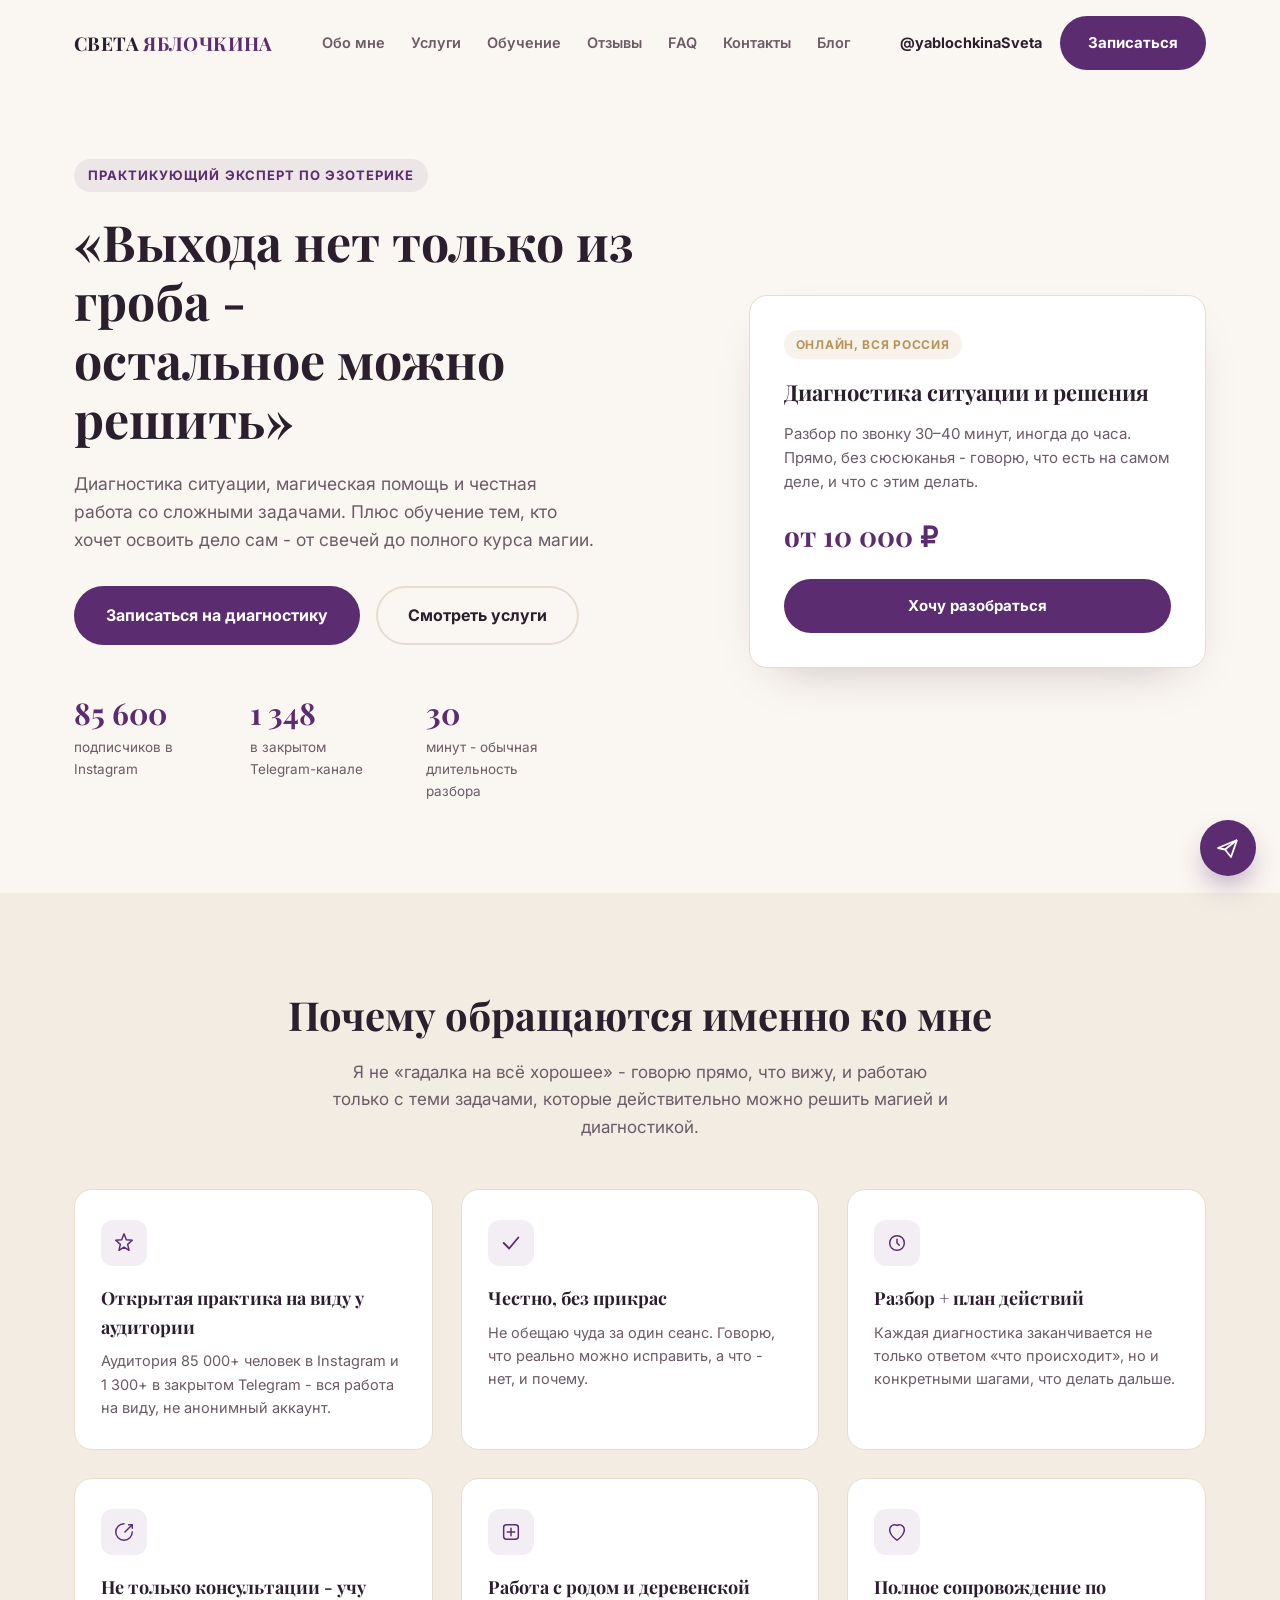
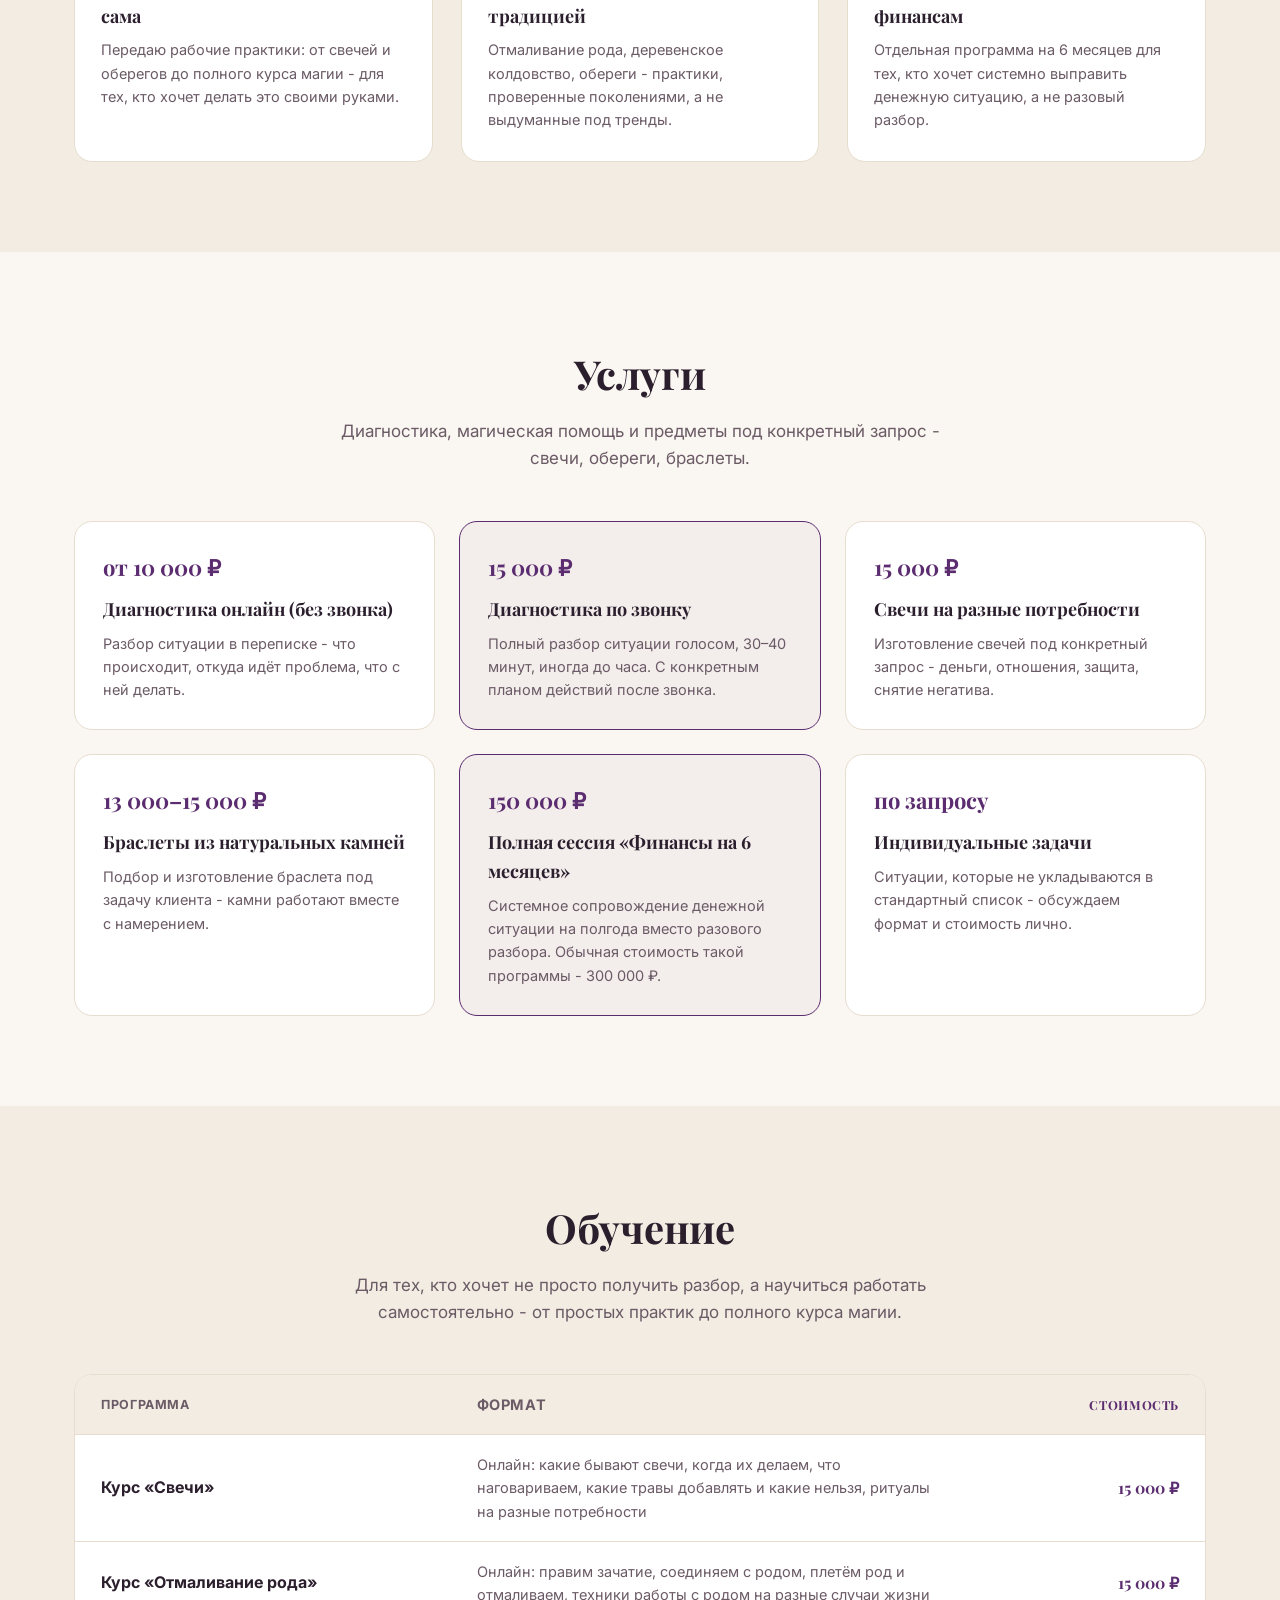
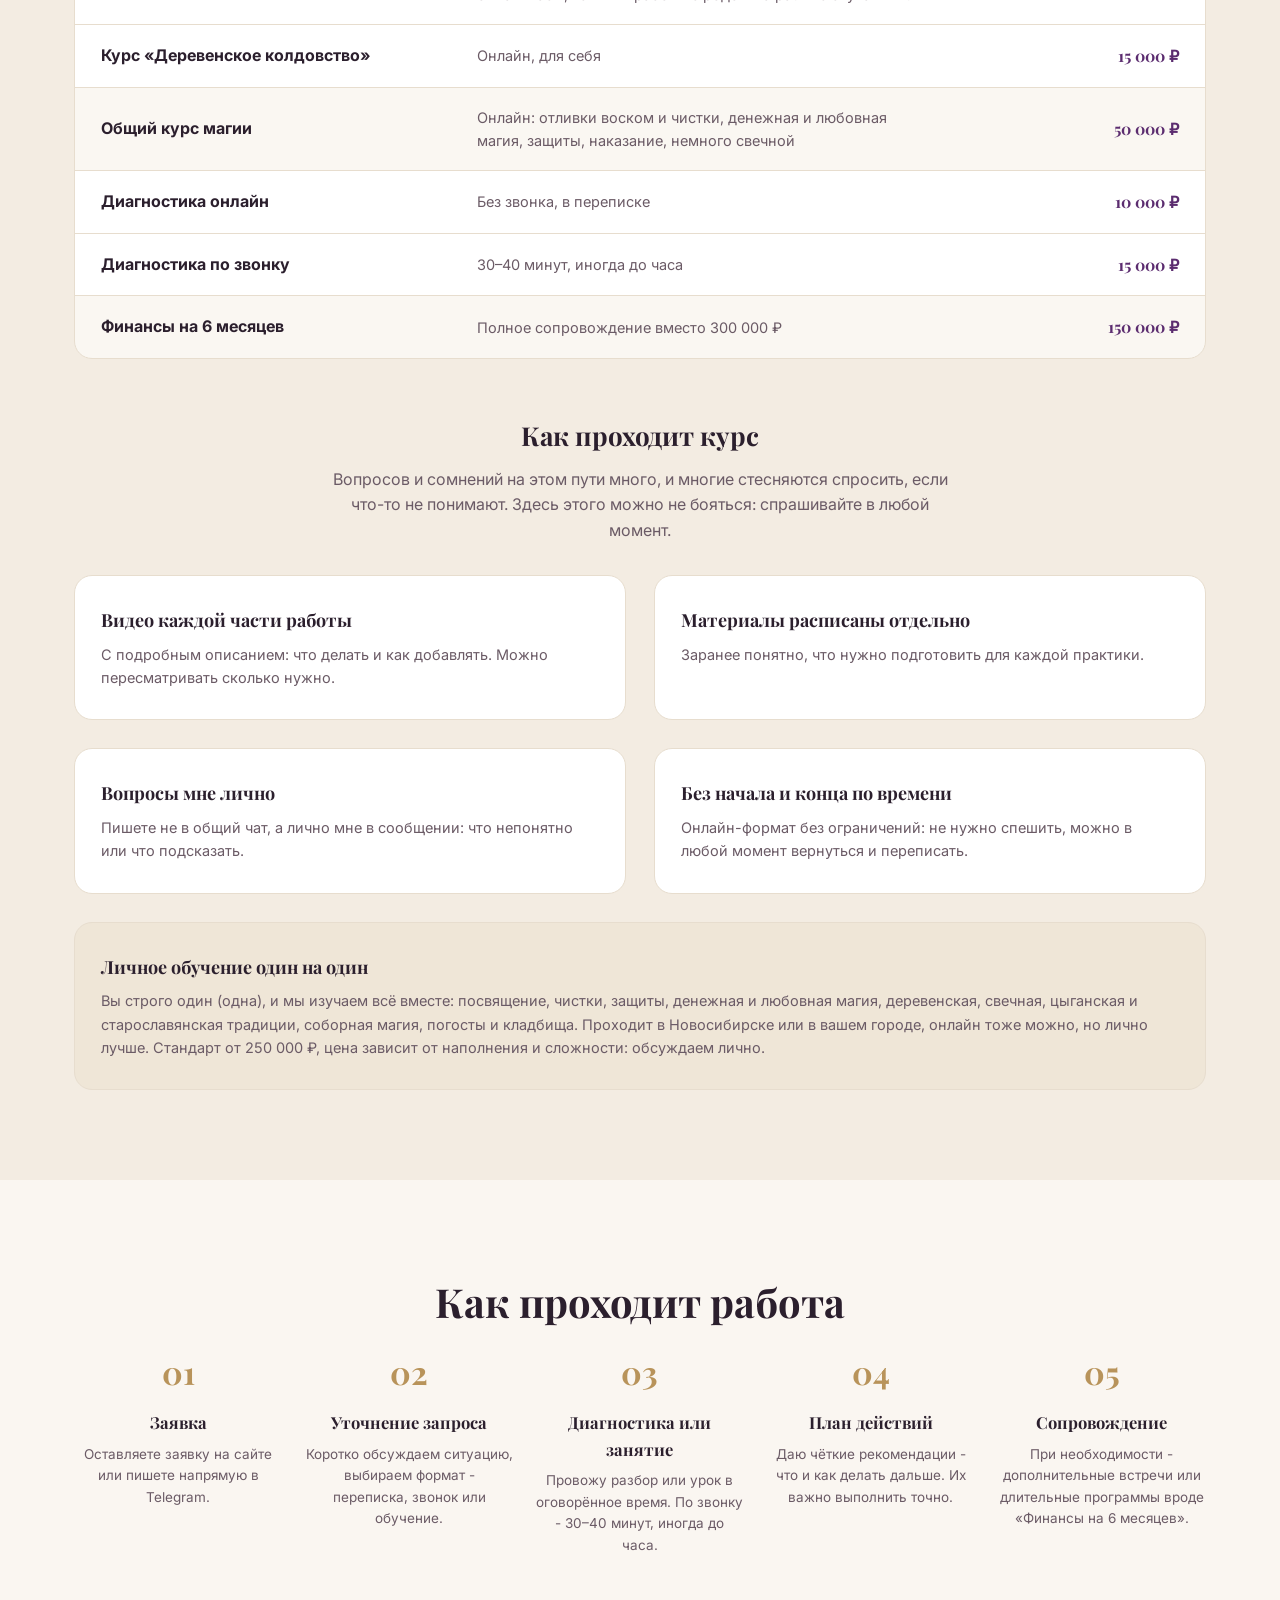
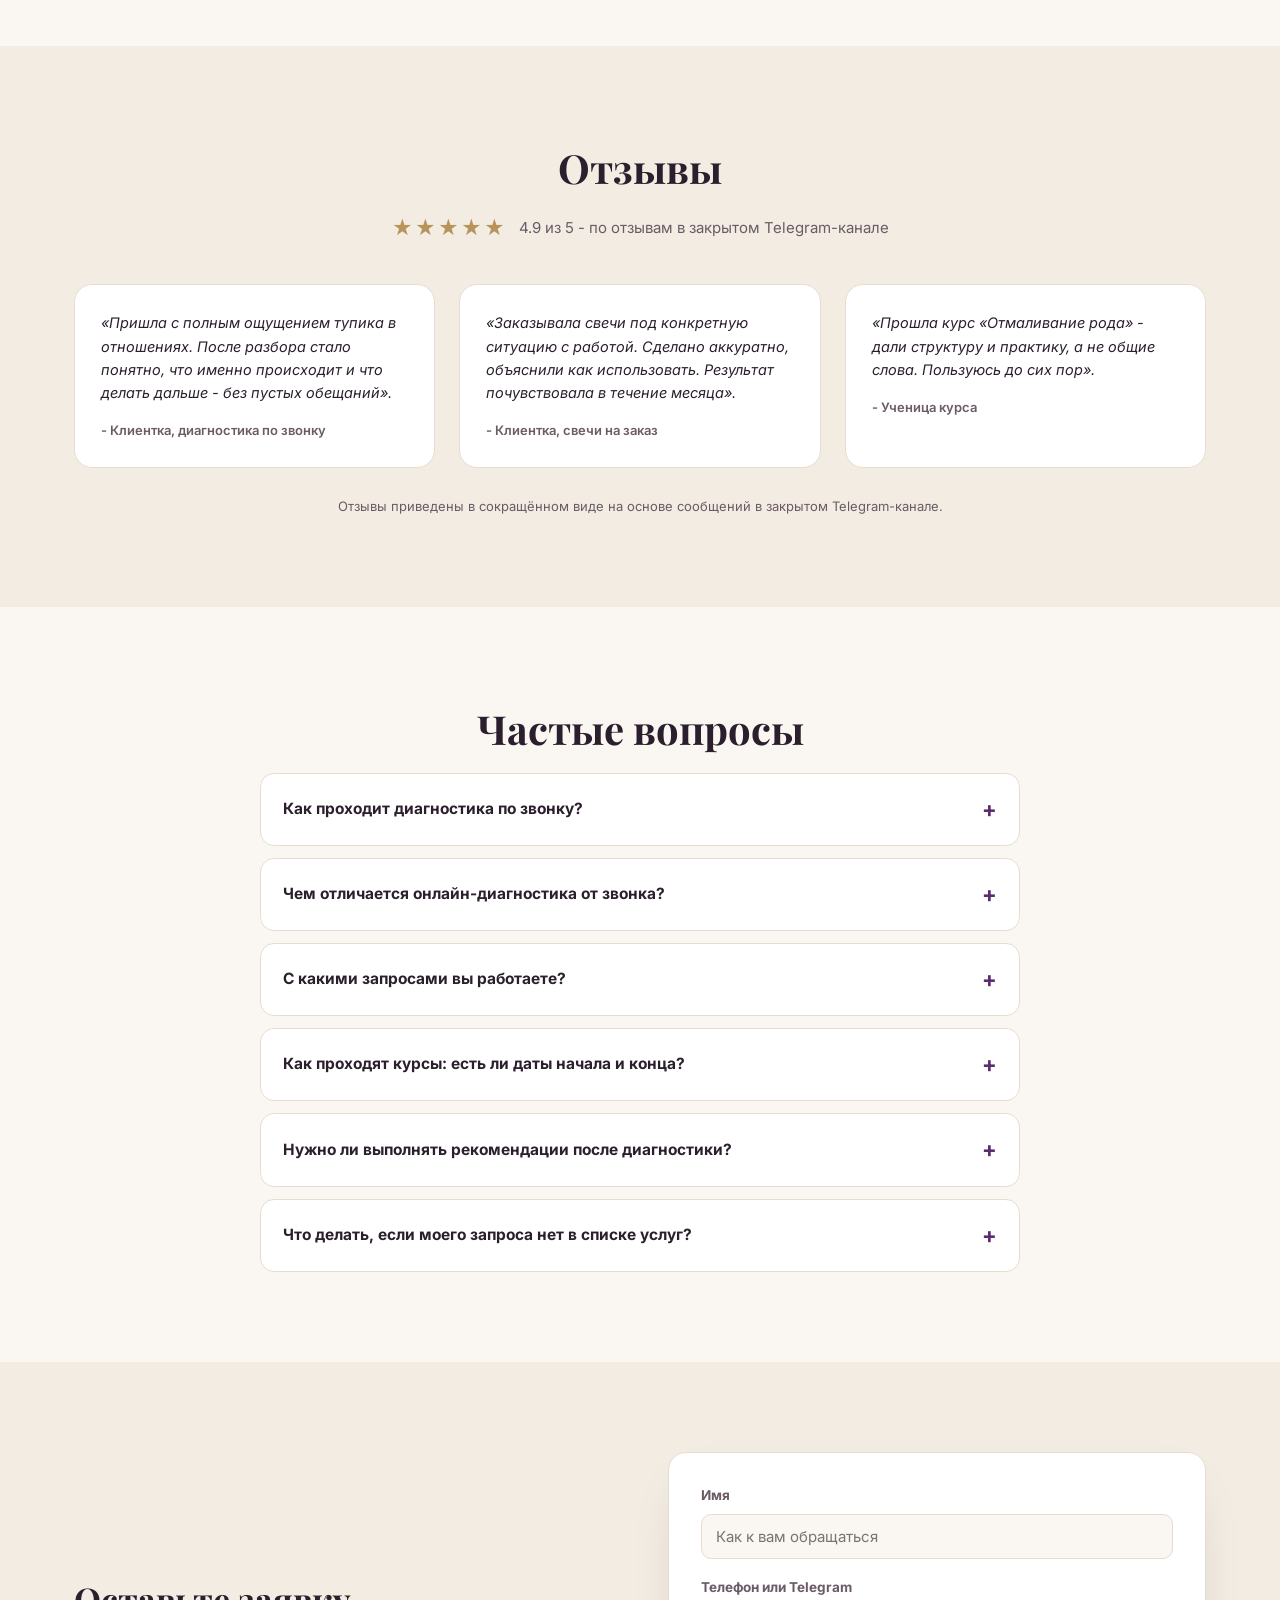
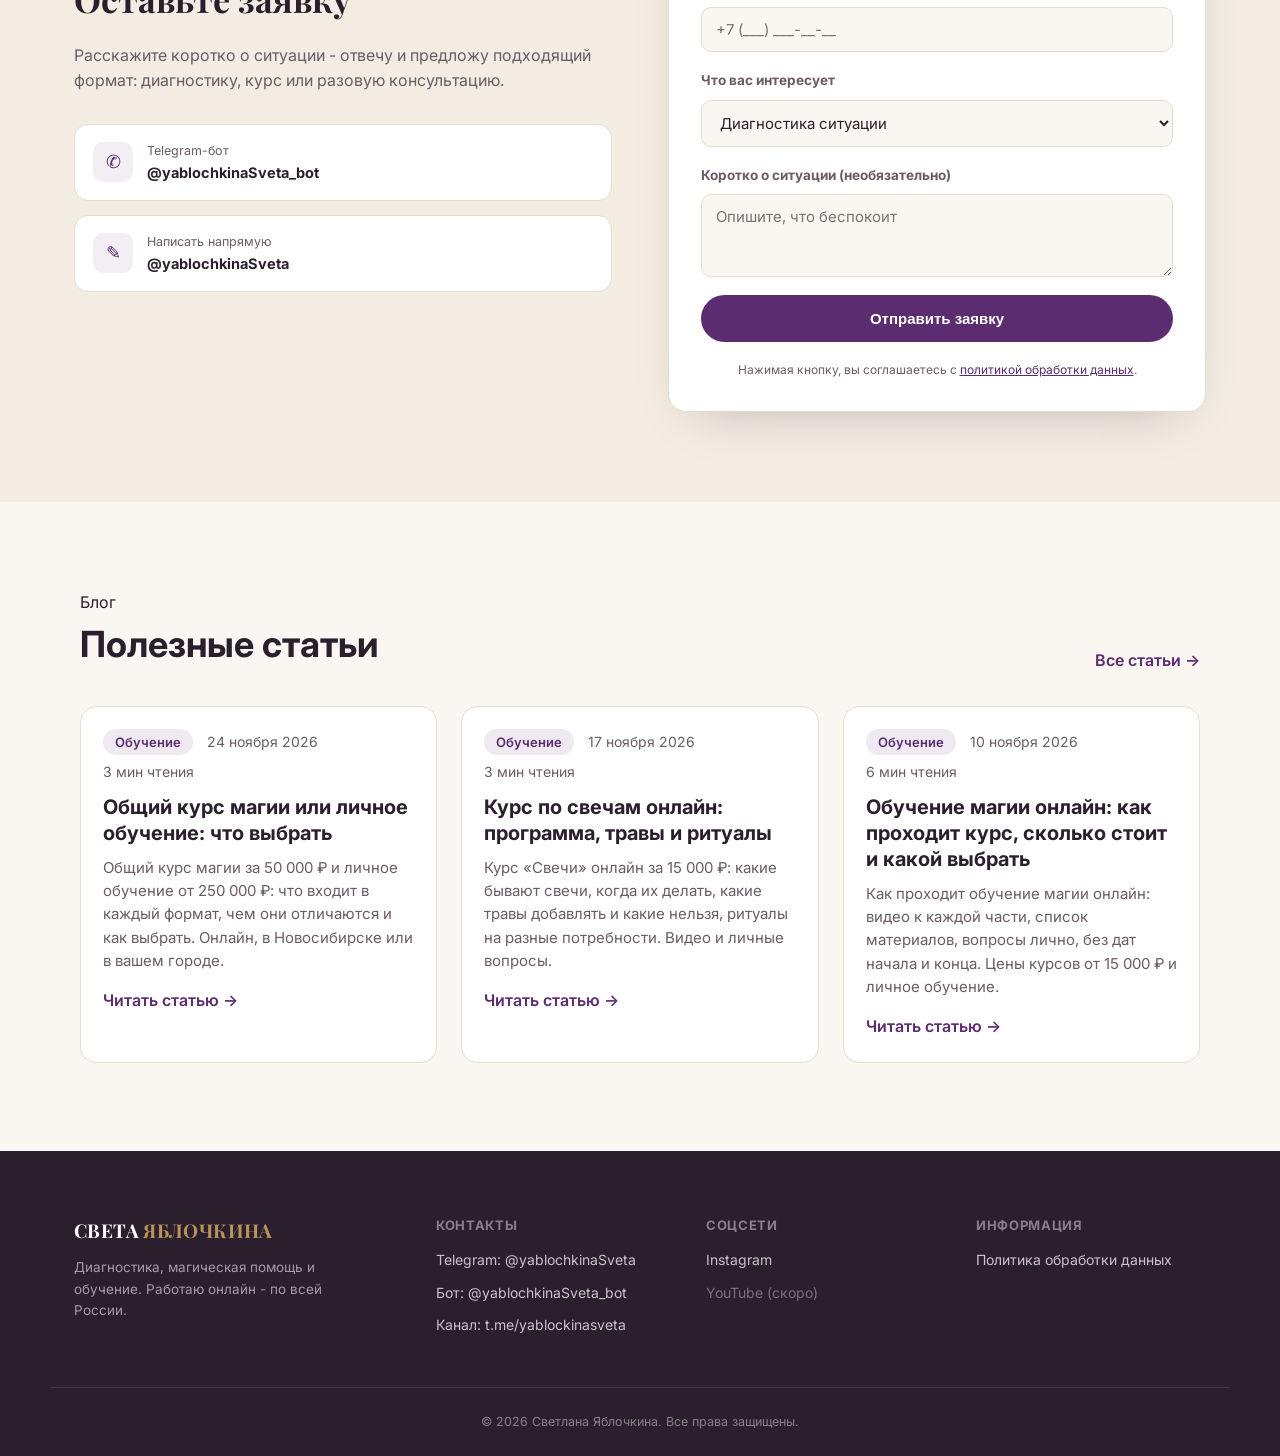
<file: index.html>
<!DOCTYPE html>
<html lang="ru">
<head>
<meta charset="UTF-8">
<meta name="viewport" content="width=device-width, initial-scale=1.0">
<title>Светлана Яблочкина - Таро, магия, обучение | Диагностика и решение сложных ситуаций</title>
<meta name="description" content="Практикующий эксперт по эзотерике с аудиторией 85 000+. Диагностика ситуации, магическая помощь, обучение: свечи, отмаливание рода, деревенское колдовство, общий курс магии.">
<link rel="preconnect" href="https://fonts.googleapis.com">
<link rel="preconnect" href="https://fonts.gstatic.com" crossorigin>
<link href="https://fonts.googleapis.com/css2?family=Playfair+Display:wght@500;600;700;800&family=Inter:wght@400;500;600;700;800&display=swap" rel="stylesheet">
<link rel="stylesheet" href="styles.css">
<link rel="stylesheet" href="blog/blog.css">
<link rel="alternate" type="application/rss+xml" title="Блог" href="feed.xml">
</head>
<body>

<header class="header" id="header">
  <div class="header__inner container">
    <a href="#top" class="logo">СВЕТА <span>ЯБЛОЧКИНА</span></a>
    <nav class="nav" id="nav">
      <a href="#about">Обо мне</a>
      <a href="#services">Услуги</a>
      <a href="#courses">Обучение</a>
      <a href="#reviews">Отзывы</a>
      <a href="#faq">FAQ</a>
      <a href="#contacts">Контакты</a>
    <!-- BLOGNAV:START --><a href="blog/">Блог</a><!-- BLOGNAV:END --></nav>
    <div class="header__actions">
      <a href="https://t.me/yablochkinaSveta" class="header__phone" target="_blank" rel="noopener">@yablochkinaSveta</a>
      <a href="#form" class="btn btn--primary">Записаться</a>
      <button class="burger" id="burger" aria-label="Меню"><span></span><span></span><span></span></button>
    </div>
  </div>
</header>

<main id="top">

  <!-- HERO -->
  <section class="hero">
    <div class="container hero__inner">
      <div class="hero__text">
        <span class="eyebrow">Практикующий эксперт по эзотерике</span>
        <h1>«Выхода нет только из гроба -<br>остальное можно решить»</h1>
        <p class="hero__lead">Диагностика ситуации, магическая помощь и честная работа со сложными задачами. Плюс обучение тем, кто хочет освоить дело сам - от свечей до полного курса магии.</p>
        <div class="hero__cta">
          <a href="#form" class="btn btn--primary btn--lg">Записаться на диагностику</a>
          <a href="#services" class="btn btn--ghost btn--lg">Смотреть услуги</a>
        </div>
        <div class="hero__stats">
          <div class="stat"><span class="stat__num" data-target="85600">0</span><span class="stat__label">подписчиков в Instagram</span></div>
          <div class="stat"><span class="stat__num" data-target="1348">0</span><span class="stat__label">в закрытом Telegram-канале</span></div>
          <div class="stat"><span class="stat__num" data-target="30">0</span><span class="stat__label">минут - обычная длительность разбора</span></div>
        </div>
      </div>
      <div class="hero__card">
        <div class="hero__card-badge">Онлайн, вся Россия</div>
        <h3>Диагностика ситуации и решения</h3>
        <p>Разбор по звонку 30–40 минут, иногда до часа. Прямо, без сюсюканья - говорю, что есть на самом деле, и что с этим делать.</p>
        <div class="hero__card-price">от 10 000 ₽</div>
        <a href="#form" class="btn btn--primary btn--block">Хочу разобраться</a>
      </div>
    </div>
  </section>

  <!-- ADVANTAGES -->
  <section class="adv-section" id="about">
    <div class="container">
      <h2 class="section-title">Почему обращаются именно ко мне</h2>
      <p class="section-lead">Я не «гадалка на всё хорошее» - говорю прямо, что вижу, и работаю только с теми задачами, которые действительно можно решить магией и диагностикой.</p>
      <div class="adv-grid">
        <div class="adv">
          <div class="adv__icon">
            <svg viewBox="0 0 24 24" fill="none"><path d="M12 2L14.5 8.5L21 9L16 13.5L17.5 20L12 16.5L6.5 20L8 13.5L3 9L9.5 8.5L12 2Z" stroke="currentColor" stroke-width="1.6" stroke-linejoin="round"/></svg>
          </div>
          <h3>Открытая практика на виду у аудитории</h3>
          <p>Аудитория 85 000+ человек в Instagram и 1 300+ в закрытом Telegram - вся работа на виду, не анонимный аккаунт.</p>
        </div>
        <div class="adv">
          <div class="adv__icon">
            <svg viewBox="0 0 24 24" fill="none"><path d="M4 12L10 18L20 6" stroke="currentColor" stroke-width="2" stroke-linecap="round" stroke-linejoin="round"/></svg>
          </div>
          <h3>Честно, без прикрас</h3>
          <p>Не обещаю чуда за один сеанс. Говорю, что реально можно исправить, а что - нет, и почему.</p>
        </div>
        <div class="adv__icon-wrap"></div>
        <div class="adv">
          <div class="adv__icon">
            <svg viewBox="0 0 24 24" fill="none"><circle cx="12" cy="12" r="8" stroke="currentColor" stroke-width="1.6"/><path d="M12 8V12L14.5 14.5" stroke="currentColor" stroke-width="1.6" stroke-linecap="round"/></svg>
          </div>
          <h3>Разбор + план действий</h3>
          <p>Каждая диагностика заканчивается не только ответом «что происходит», но и конкретными шагами, что делать дальше.</p>
        </div>
        <div class="adv">
          <div class="adv__icon">
            <svg viewBox="0 0 24 24" fill="none"><path d="M12 3C7 3 3 7 3 12C3 17 7 21 12 21C17 21 21 17 21 12" stroke="currentColor" stroke-width="1.6" stroke-linecap="round"/><path d="M17 4L21 4L21 8" stroke="currentColor" stroke-width="1.6" stroke-linecap="round" stroke-linejoin="round"/><path d="M21 4L13 12" stroke="currentColor" stroke-width="1.6" stroke-linecap="round"/></svg>
          </div>
          <h3>Не только консультации - учу сама</h3>
          <p>Передаю рабочие практики: от свечей и оберегов до полного курса магии - для тех, кто хочет делать это своими руками.</p>
        </div>
        <div class="adv">
          <div class="adv__icon">
            <svg viewBox="0 0 24 24" fill="none"><rect x="4" y="4" width="16" height="16" rx="3" stroke="currentColor" stroke-width="1.6"/><path d="M8 12H16M12 8V16" stroke="currentColor" stroke-width="1.6" stroke-linecap="round"/></svg>
          </div>
          <h3>Работа с родом и деревенской традицией</h3>
          <p>Отмаливание рода, деревенское колдовство, обереги - практики, проверенные поколениями, а не выдуманные под тренды.</p>
        </div>
        <div class="adv">
          <div class="adv__icon">
            <svg viewBox="0 0 24 24" fill="none"><path d="M12 21C12 21 4 15.5 4 9.5C4 6.5 6.5 4 9.5 4C11 4 12 5 12 5C12 5 13 4 14.5 4C17.5 4 20 6.5 20 9.5C20 15.5 12 21 12 21Z" stroke="currentColor" stroke-width="1.6" stroke-linejoin="round"/></svg>
          </div>
          <h3>Полное сопровождение по финансам</h3>
          <p>Отдельная программа на 6 месяцев для тех, кто хочет системно выправить денежную ситуацию, а не разовый разбор.</p>
        </div>
      </div>
    </div>
  </section>

  <!-- SERVICES -->
  <section class="services" id="services">
    <div class="container">
      <h2 class="section-title">Услуги</h2>
      <p class="section-lead">Диагностика, магическая помощь и предметы под конкретный запрос - свечи, обереги, браслеты.</p>
      <div class="services__grid">

        <div class="service">
          <div class="service__price">от 10 000 ₽</div>
          <h3>Диагностика онлайн (без звонка)</h3>
          <p>Разбор ситуации в переписке - что происходит, откуда идёт проблема, что с ней делать.</p>
        </div>

        <div class="service service--accent">
          <div class="service__price">15 000 ₽</div>
          <h3>Диагностика по звонку</h3>
          <p>Полный разбор ситуации голосом, 30–40 минут, иногда до часа. С конкретным планом действий после звонка.</p>
        </div>

        <div class="service">
          <div class="service__price">15 000 ₽</div>
          <h3>Свечи на разные потребности</h3>
          <p>Изготовление свечей под конкретный запрос - деньги, отношения, защита, снятие негатива.</p>
        </div>

        <div class="service">
          <div class="service__price">13 000–15 000 ₽</div>
          <h3>Браслеты из натуральных камней</h3>
          <p>Подбор и изготовление браслета под задачу клиента - камни работают вместе с намерением.</p>
        </div>

        <div class="service service--accent">
          <div class="service__price">150 000 ₽</div>
          <h3>Полная сессия «Финансы на 6 месяцев»</h3>
          <p>Системное сопровождение денежной ситуации на полгода вместо разового разбора. Обычная стоимость такой программы - 300 000 ₽.</p>
        </div>

        <div class="service">
          <div class="service__price">по запросу</div>
          <h3>Индивидуальные задачи</h3>
          <p>Ситуации, которые не укладываются в стандартный список - обсуждаем формат и стоимость лично.</p>
        </div>

      </div>
    </div>
  </section>

  <!-- COURSES / PRICE TABLE -->
  <section class="price" id="courses">
    <div class="container">
      <h2 class="section-title">Обучение</h2>
      <p class="section-lead">Для тех, кто хочет не просто получить разбор, а научиться работать самостоятельно - от простых практик до полного курса магии.</p>
      <div class="price__table">
        <div class="price__row price__row--head">
          <span>Программа</span>
          <span>Формат</span>
          <span>Стоимость</span>
        </div>
        <div class="price__row">
          <span>Курс «Свечи»</span>
          <span>Онлайн: какие бывают свечи, когда их делаем, что наговариваем, какие травы добавлять и какие нельзя, ритуалы на разные потребности</span>
          <span>15 000 ₽</span>
        </div>
        <div class="price__row">
          <span>Курс «Отмаливание рода»</span>
          <span>Онлайн: правим зачатие, соединяем с родом, плетём род и отмаливаем, техники работы с родом на разные случаи жизни</span>
          <span>15 000 ₽</span>
        </div>
        <div class="price__row">
          <span>Курс «Деревенское колдовство»</span>
          <span>Онлайн, для себя</span>
          <span>15 000 ₽</span>
        </div>
        <div class="price__row price__row--accent">
          <span>Общий курс магии</span>
          <span>Онлайн: отливки воском и чистки, денежная и любовная магия, защиты, наказание, немного свечной</span>
          <span>50 000 ₽</span>
        </div>
        <div class="price__row">
          <span>Диагностика онлайн</span>
          <span>Без звонка, в переписке</span>
          <span>10 000 ₽</span>
        </div>
        <div class="price__row">
          <span>Диагностика по звонку</span>
          <span>30–40 минут, иногда до часа</span>
          <span>15 000 ₽</span>
        </div>
        <div class="price__row price__row--accent">
          <span>Финансы на 6 месяцев</span>
          <span>Полное сопровождение вместо 300 000 ₽</span>
          <span>150 000 ₽</span>
        </div>
      </div>
      <h3 class="how__title">Как проходит курс</h3>
      <p class="how__lead">Вопросов и сомнений на этом пути много, и многие стесняются спросить, если что-то не понимают. Здесь этого можно не бояться: спрашивайте в любой момент.</p>
      <div class="adv-grid how__grid">
        <div class="adv">
          <h3>Видео каждой части работы</h3>
          <p>С подробным описанием: что делать и как добавлять. Можно пересматривать сколько нужно.</p>
        </div>
        <div class="adv">
          <h3>Материалы расписаны отдельно</h3>
          <p>Заранее понятно, что нужно подготовить для каждой практики.</p>
        </div>
        <div class="adv">
          <h3>Вопросы мне лично</h3>
          <p>Пишете не в общий чат, а лично мне в сообщении: что непонятно или что подсказать.</p>
        </div>
        <div class="adv">
          <h3>Без начала и конца по времени</h3>
          <p>Онлайн-формат без ограничений: не нужно спешить, можно в любой момент вернуться и переписать.</p>
        </div>
        <div class="adv adv--wide">
          <h3>Личное обучение один на один</h3>
          <p>Вы строго один (одна), и мы изучаем всё вместе: посвящение, чистки, защиты, денежная и любовная магия, деревенская, свечная, цыганская и старославянская традиции, соборная магия, погосты и кладбища. Проходит в Новосибирске или в вашем городе, онлайн тоже можно, но лично лучше. Стандарт от 250 000 ₽, цена зависит от наполнения и сложности: обсуждаем лично.</p>
        </div>
      </div>
    </div>
  </section>

  <!-- PROCESS -->
  <section class="process">
    <div class="container">
      <h2 class="section-title">Как проходит работа</h2>
      <div class="process__grid">
        <div class="step">
          <div class="step__num">01</div>
          <h3>Заявка</h3>
          <p>Оставляете заявку на сайте или пишете напрямую в Telegram.</p>
        </div>
        <div class="step">
          <div class="step__num">02</div>
          <h3>Уточнение запроса</h3>
          <p>Коротко обсуждаем ситуацию, выбираем формат - переписка, звонок или обучение.</p>
        </div>
        <div class="step">
          <div class="step__num">03</div>
          <h3>Диагностика или занятие</h3>
          <p>Провожу разбор или урок в оговорённое время. По звонку - 30–40 минут, иногда до часа.</p>
        </div>
        <div class="step">
          <div class="step__num">04</div>
          <h3>План действий</h3>
          <p>Даю чёткие рекомендации - что и как делать дальше. Их важно выполнить точно.</p>
        </div>
        <div class="step">
          <div class="step__num">05</div>
          <h3>Сопровождение</h3>
          <p>При необходимости - дополнительные встречи или длительные программы вроде «Финансы на 6 месяцев».</p>
        </div>
      </div>
    </div>
  </section>

  <!-- REVIEWS -->
  <section class="reviews" id="reviews">
    <div class="container">
      <h2 class="section-title">Отзывы</h2>
      <div class="reviews__rating">
        <span class="reviews__stars">★★★★★</span>
        <span>4.9 из 5 - по отзывам в закрытом Telegram-канале</span>
      </div>
      <div class="reviews__grid">
        <div class="review">
          <p>«Пришла с полным ощущением тупика в отношениях. После разбора стало понятно, что именно происходит и что делать дальше - без пустых обещаний».</p>
          <div class="review__author">- Клиентка, диагностика по звонку</div>
        </div>
        <div class="review">
          <p>«Заказывала свечи под конкретную ситуацию с работой. Сделано аккуратно, объяснили как использовать. Результат почувствовала в течение месяца».</p>
          <div class="review__author">- Клиентка, свечи на заказ</div>
        </div>
        <div class="review">
          <p>«Прошла курс «Отмаливание рода» - дали структуру и практику, а не общие слова. Пользуюсь до сих пор».</p>
          <div class="review__author">- Ученица курса</div>
        </div>
      </div>
      <p class="reviews__note">Отзывы приведены в сокращённом виде на основе сообщений в закрытом Telegram-канале.</p>
    </div>
  </section>

  <!-- FAQ -->
  <section class="faq" id="faq">
    <div class="container">
      <h2 class="section-title">Частые вопросы</h2>
      <div class="faq__list">
        <details class="faq__item">
          <summary>Как проходит диагностика по звонку?</summary>
          <p>Созваниваемся в оговорённое время, разбор занимает 30–40 минут, иногда до часа. По итогу вы получаете понимание ситуации и конкретный план действий.</p>
        </details>
        <details class="faq__item">
          <summary>Чем отличается онлайн-диагностика от звонка?</summary>
          <p>Онлайн-формат - это разбор в переписке, без голосового звонка. Подходит, если удобнее получить ответ текстом или нет возможности созвониться.</p>
        </details>
        <details class="faq__item">
          <summary>С какими запросами вы работаете?</summary>
          <p>С ситуациями, где реально можно что-то изменить - отношения, финансы, работа, состояние. Если вопрос не по адресу, я скажу об этом прямо, а не буду тянуть деньги.</p>
        </details>
        <details class="faq__item">
          <summary>Как проходят курсы: есть ли даты начала и конца?</summary>
          <p>Курсы идут онлайн без ограничения по времени начала и конца: можно не спешить и в любой момент пересмотреть видео. Вопросы вы задаёте мне лично в сообщении, а не в общем чате. Есть и личное обучение один на один: в Новосибирске или в вашем городе, онлайн тоже возможен. Стандарт от 250 000 ₽.</p>
        </details>
        <details class="faq__item">
          <summary>Нужно ли выполнять рекомендации после диагностики?</summary>
          <p>Да, это важное условие. Если рекомендации не выполняются, результат разбора обесценивается - я работаю только с теми, кто готов действовать.</p>
        </details>
        <details class="faq__item">
          <summary>Что делать, если моего запроса нет в списке услуг?</summary>
          <p>Написать мне напрямую - обсудим ситуацию и подберём формат. Стоимость таких задач определяется индивидуально.</p>
        </details>
      </div>
    </div>
  </section>

  <!-- FORM -->
  <section class="form-section" id="form">
    <div class="container form-section__inner">
      <div class="form-section__text">
        <h2>Оставьте заявку</h2>
        <p>Расскажите коротко о ситуации - отвечу и предложу подходящий формат: диагностику, курс или разовую консультацию.</p>
        <div class="form-section__contact">
          <a href="https://t.me/yablochkinaSveta_bot" target="_blank" rel="noopener" class="contact-card">
            <span class="contact-card__icon">✆</span>
            <div>
              <div class="contact-card__label">Telegram-бот</div>
              <div class="contact-card__value">@yablochkinaSveta_bot</div>
            </div>
          </a>
          <a href="https://t.me/yablochkinaSveta" target="_blank" rel="noopener" class="contact-card">
            <span class="contact-card__icon">✎</span>
            <div>
              <div class="contact-card__label">Написать напрямую</div>
              <div class="contact-card__value">@yablochkinaSveta</div>
            </div>
          </a>
        </div>
      </div>
      <form class="form" id="leadForm">
        <input type="text" name="_gotcha" style="display:none" tabindex="-1" autocomplete="off">
        <label>
          <span>Имя</span>
          <input type="text" name="name" placeholder="Как к вам обращаться" required>
        </label>
        <label>
          <span>Телефон или Telegram</span>
          <input type="tel" name="phone" placeholder="+7 (___) ___-__-__" required>
        </label>
        <label>
          <span>Что вас интересует</span>
          <select name="topic">
            <option>Диагностика ситуации</option>
            <option>Свечи / обереги / браслеты</option>
            <option>Курс «Свечи»</option>
            <option>Курс «Отмаливание рода»</option>
            <option>Курс «Деревенское колдовство»</option>
            <option>Общий курс магии</option>
            <option>Финансы на 6 месяцев</option>
            <option>Другое</option>
          </select>
        </label>
        <label>
          <span>Коротко о ситуации (необязательно)</span>
          <textarea name="comment" rows="3" placeholder="Опишите, что беспокоит"></textarea>
        </label>
        <button type="submit" class="btn btn--primary btn--block">Отправить заявку</button>
        <p class="form__note">Нажимая кнопку, вы соглашаетесь с <a href="privacy.html">политикой обработки данных</a>.</p>
      </form>
    </div>
  </section>

<!-- BLOG:START -->
<section class="b-home" id="blog">
  <div class="container">
    <div class="b-home__head"><div><p class="section-tag">Блог</p><h2>Полезные статьи</h2></div><a class="b-more" href="blog/">Все статьи</a></div>
    <div class="b-grid"><article class="b-card">
  
  <div class="b-card__body">
    <div class="b-meta"><span class="b-chip">Обучение</span><time datetime="2026-11-24">24 ноября 2026</time><span>3 мин чтения</span></div>
    <h3><a href="blog/obshchiy-kurs-magii-i-lichnoe-obuchenie/">Общий курс магии или личное обучение: что выбрать</a></h3>
    <p>Общий курс магии за 50 000 ₽ и личное обучение от 250 000 ₽: что входит в каждый формат, чем они отличаются и как выбрать. Онлайн, в Новосибирске или в вашем городе.</p>
    <a class="b-more" href="blog/obshchiy-kurs-magii-i-lichnoe-obuchenie/">Читать статью</a>
  </div>
</article><article class="b-card">
  
  <div class="b-card__body">
    <div class="b-meta"><span class="b-chip">Обучение</span><time datetime="2026-11-17">17 ноября 2026</time><span>3 мин чтения</span></div>
    <h3><a href="blog/kurs-svechi-onlayn/">Курс по свечам онлайн: программа, травы и ритуалы</a></h3>
    <p>Курс «Свечи» онлайн за 15 000 ₽: какие бывают свечи, когда их делать, какие травы добавлять и какие нельзя, ритуалы на разные потребности. Видео и личные вопросы.</p>
    <a class="b-more" href="blog/kurs-svechi-onlayn/">Читать статью</a>
  </div>
</article><article class="b-card">
  
  <div class="b-card__body">
    <div class="b-meta"><span class="b-chip">Обучение</span><time datetime="2026-11-10">10 ноября 2026</time><span>6 мин чтения</span></div>
    <h3><a href="blog/obuchenie-magii-onlayn/">Обучение магии онлайн: как проходит курс, сколько стоит и какой выбрать</a></h3>
    <p>Как проходит обучение магии онлайн: видео к каждой части, список материалов, вопросы лично, без дат начала и конца. Цены курсов от 15 000 ₽ и личное обучение.</p>
    <a class="b-more" href="blog/obuchenie-magii-onlayn/">Читать статью</a>
  </div>
</article></div>
  </div>
</section>
<!-- BLOG:END -->
</main>

<footer class="footer" id="contacts">
  <div class="container footer__inner">
    <div class="footer__brand">
      <div class="logo">СВЕТА <span>ЯБЛОЧКИНА</span></div>
      <p>Диагностика, магическая помощь и обучение. Работаю онлайн - по всей России.</p>
    </div>
    <div class="footer__col">
      <h4>Контакты</h4>
      <a href="https://t.me/yablochkinaSveta" target="_blank" rel="noopener">Telegram: @yablochkinaSveta</a>
      <a href="https://t.me/yablochkinaSveta_bot" target="_blank" rel="noopener">Бот: @yablochkinaSveta_bot</a>
      <a href="https://t.me/yablockinasveta" target="_blank" rel="noopener">Канал: t.me/yablockinasveta</a>
    </div>
    <div class="footer__col">
      <h4>Соцсети</h4>
      <a href="https://www.instagram.com/sveta_moto_magic" target="_blank" rel="noopener">Instagram</a>
      <a href="#" onclick="return false" style="opacity:.5;cursor:default">YouTube (скоро)</a>
    </div>
    <div class="footer__col">
      <h4>Информация</h4>
      <a href="privacy.html">Политика обработки данных</a>
    </div>
  </div>
  <div class="container footer__bottom">
    <span>© <span id="year"></span> Светлана Яблочкина. Все права защищены.</span>
  </div>
</footer>

<a href="https://t.me/yablochkinaSveta" target="_blank" rel="noopener" class="fab" aria-label="Написать в Telegram">
  <svg viewBox="0 0 24 24" fill="none"><path d="M21 4L2 12L9 13.5M21 4L15 21L9 13.5M21 4L9 13.5" stroke="currentColor" stroke-width="1.8" stroke-linejoin="round"/></svg>
</a>

<script src="script.js"></script>
</body>
</html>
</file>
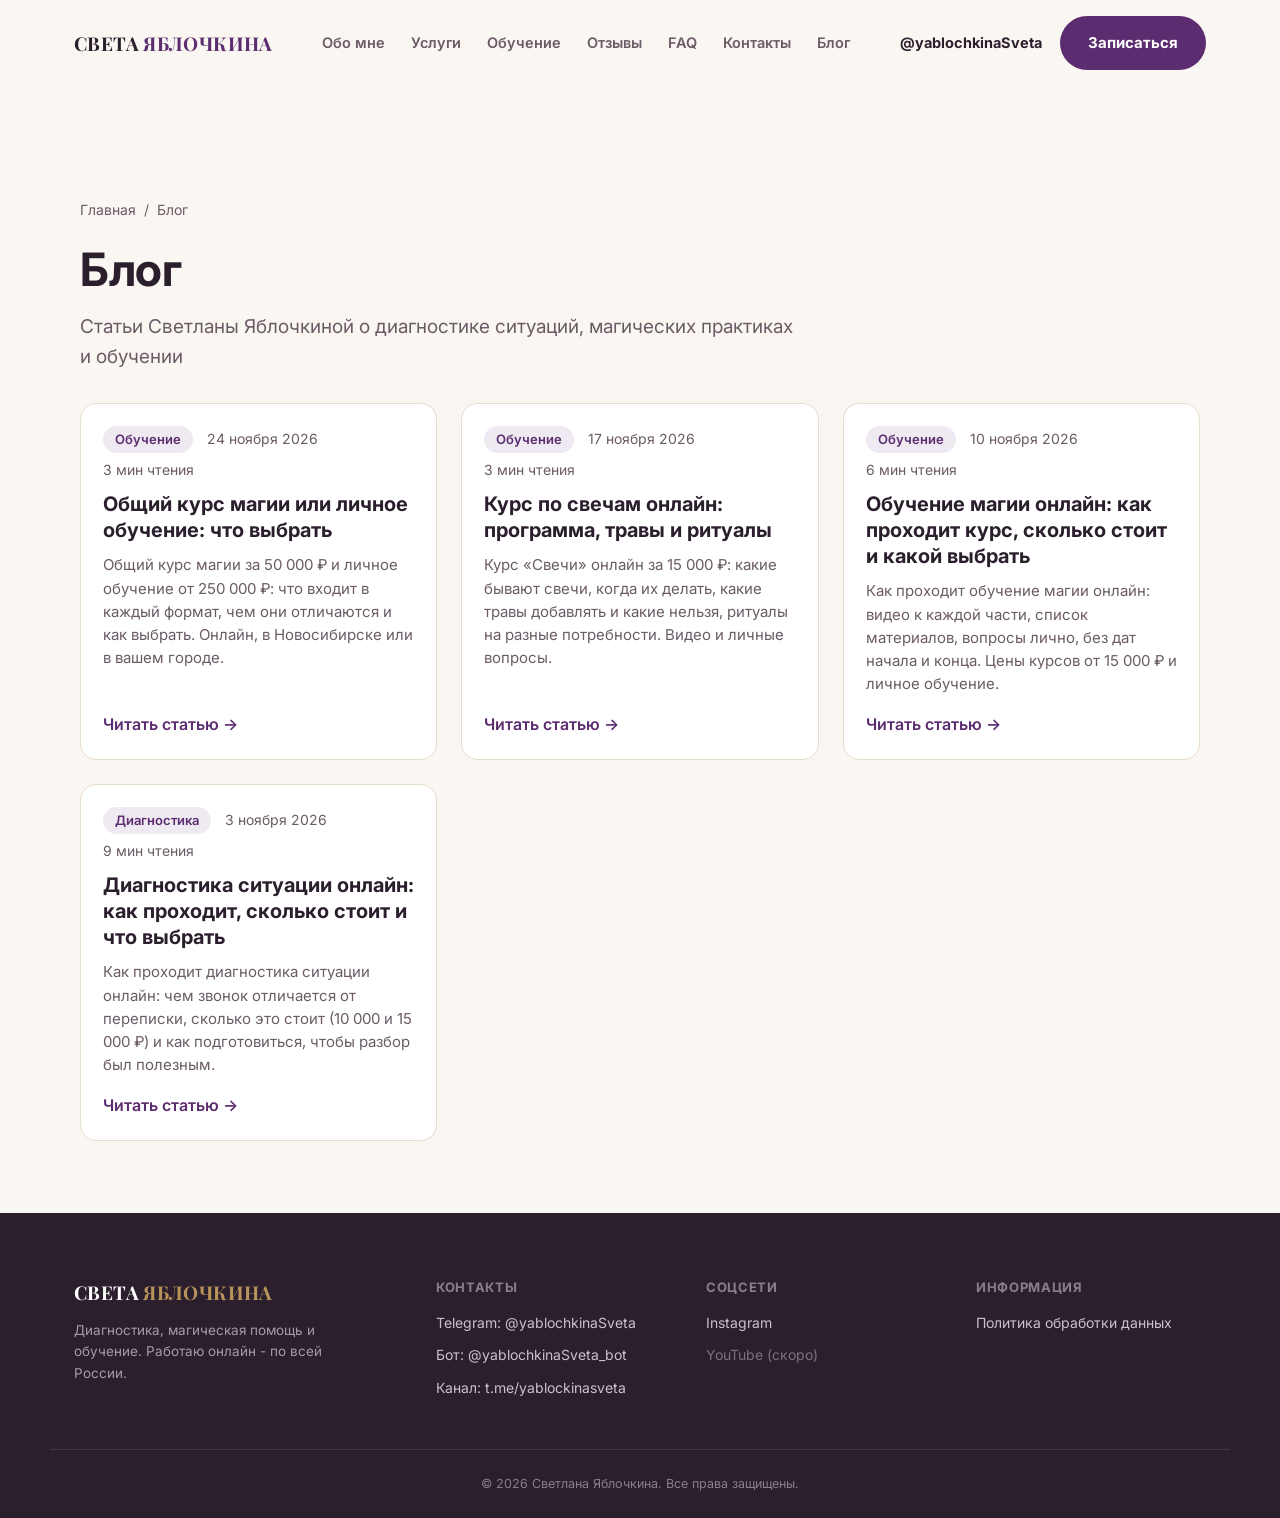
<file: blog/index.html>
<!DOCTYPE html>
<html lang="ru">
<head>
<meta charset="UTF-8">
<meta name="viewport" content="width=device-width, initial-scale=1.0">
<title>Блог — Светлана Яблочкина</title>
<meta name="description" content="Статьи Светланы Яблочкиной о диагностике ситуаций, магических практиках и обучении">
<link rel="canonical" href="https://iskra-rv.ru/blog/">
<meta name="robots" content="index, follow, max-image-preview:large">
<meta property="og:type" content="website">
<meta property="og:title" content="Блог — Светлана Яблочкина">
<meta property="og:description" content="Статьи Светланы Яблочкиной о диагностике ситуаций, магических практиках и обучении">
<meta property="og:url" content="https://iskra-rv.ru/blog/">
<meta property="og:locale" content="ru_RU">

<link rel="alternate" type="application/rss+xml" title="Светлана Яблочкина — блог" href="https://iskra-rv.ru/feed.xml">

<link rel="preconnect" href="https://fonts.googleapis.com">
<link rel="preconnect" href="https://fonts.gstatic.com" crossorigin>
<link href="https://fonts.googleapis.com/css2?family=Playfair+Display:wght@500;600;700;800&family=Inter:wght@400;500;600;700;800&display=swap" rel="stylesheet">
<link rel="stylesheet" href="/styles.css">
<link rel="stylesheet" href="/blog/blog.css">
<link rel="stylesheet" href="/blog/blog.css">
<script type="application/ld+json">{"@context":"https://schema.org","@type":"Blog","name":"Блог — Светлана Яблочкина","url":"https://iskra-rv.ru/blog/","blogPost":[{"@type":"BlogPosting","headline":"Общий курс магии или личное обучение: что выбрать","url":"https://iskra-rv.ru/blog/obshchiy-kurs-magii-i-lichnoe-obuchenie/","datePublished":"2026-11-24"},{"@type":"BlogPosting","headline":"Курс по свечам онлайн: программа, травы и ритуалы","url":"https://iskra-rv.ru/blog/kurs-svechi-onlayn/","datePublished":"2026-11-17"},{"@type":"BlogPosting","headline":"Обучение магии онлайн: как проходит курс, сколько стоит и какой выбрать","url":"https://iskra-rv.ru/blog/obuchenie-magii-onlayn/","datePublished":"2026-11-10"},{"@type":"BlogPosting","headline":"Диагностика ситуации онлайн: как проходит, сколько стоит и что выбрать","url":"https://iskra-rv.ru/blog/diagnostika-situacii-onlayn/","datePublished":"2026-11-03"}]}</script>
</head>
<body class="b-page">
<header class="header" id="header">
  <div class="header__inner container">
    <a href="/#top" class="logo">СВЕТА <span>ЯБЛОЧКИНА</span></a>
    <nav class="nav" id="nav">
      <a href="/#about">Обо мне</a>
      <a href="/#services">Услуги</a>
      <a href="/#courses">Обучение</a>
      <a href="/#reviews">Отзывы</a>
      <a href="/#faq">FAQ</a>
      <a href="/#contacts">Контакты</a>
    <!-- BLOGNAV:START --><a href="/blog/">Блог</a><!-- BLOGNAV:END --></nav>
    <div class="header__actions">
      <a href="https://t.me/yablochkinaSveta" class="header__phone" target="_blank" rel="noopener">@yablochkinaSveta</a>
      <a href="/#form" class="btn btn--primary">Записаться</a>
      <button class="burger" id="burger" aria-label="Меню"><span></span><span></span><span></span></button>
    </div>
  </div>
</header>
<main class="blog">

<section class="b-list">
  <nav class="b-crumbs" aria-label="Хлебные крошки"><a href="/">Главная</a><span>/</span><span>Блог</span></nav>
  <header class="b-head"><h1>Блог</h1><p class="b-lead">Статьи Светланы Яблочкиной о диагностике ситуаций, магических практиках и обучении</p></header>
  <div class="b-grid"><article class="b-card">
  
  <div class="b-card__body">
    <div class="b-meta"><span class="b-chip">Обучение</span><time datetime="2026-11-24">24 ноября 2026</time><span>3 мин чтения</span></div>
    <h3><a href="/blog/obshchiy-kurs-magii-i-lichnoe-obuchenie/">Общий курс магии или личное обучение: что выбрать</a></h3>
    <p>Общий курс магии за 50 000 ₽ и личное обучение от 250 000 ₽: что входит в каждый формат, чем они отличаются и как выбрать. Онлайн, в Новосибирске или в вашем городе.</p>
    <a class="b-more" href="/blog/obshchiy-kurs-magii-i-lichnoe-obuchenie/">Читать статью</a>
  </div>
</article><article class="b-card">
  
  <div class="b-card__body">
    <div class="b-meta"><span class="b-chip">Обучение</span><time datetime="2026-11-17">17 ноября 2026</time><span>3 мин чтения</span></div>
    <h3><a href="/blog/kurs-svechi-onlayn/">Курс по свечам онлайн: программа, травы и ритуалы</a></h3>
    <p>Курс «Свечи» онлайн за 15 000 ₽: какие бывают свечи, когда их делать, какие травы добавлять и какие нельзя, ритуалы на разные потребности. Видео и личные вопросы.</p>
    <a class="b-more" href="/blog/kurs-svechi-onlayn/">Читать статью</a>
  </div>
</article><article class="b-card">
  
  <div class="b-card__body">
    <div class="b-meta"><span class="b-chip">Обучение</span><time datetime="2026-11-10">10 ноября 2026</time><span>6 мин чтения</span></div>
    <h3><a href="/blog/obuchenie-magii-onlayn/">Обучение магии онлайн: как проходит курс, сколько стоит и какой выбрать</a></h3>
    <p>Как проходит обучение магии онлайн: видео к каждой части, список материалов, вопросы лично, без дат начала и конца. Цены курсов от 15 000 ₽ и личное обучение.</p>
    <a class="b-more" href="/blog/obuchenie-magii-onlayn/">Читать статью</a>
  </div>
</article><article class="b-card">
  
  <div class="b-card__body">
    <div class="b-meta"><span class="b-chip">Диагностика</span><time datetime="2026-11-03">3 ноября 2026</time><span>9 мин чтения</span></div>
    <h3><a href="/blog/diagnostika-situacii-onlayn/">Диагностика ситуации онлайн: как проходит, сколько стоит и что выбрать</a></h3>
    <p>Как проходит диагностика ситуации онлайн: чем звонок отличается от переписки, сколько это стоит (10 000 и 15 000 ₽) и как подготовиться, чтобы разбор был полезным.</p>
    <a class="b-more" href="/blog/diagnostika-situacii-onlayn/">Читать статью</a>
  </div>
</article></div>
</section>
</main>
<footer class="footer" id="contacts">
  <div class="container footer__inner">
    <div class="footer__brand">
      <div class="logo">СВЕТА <span>ЯБЛОЧКИНА</span></div>
      <p>Диагностика, магическая помощь и обучение. Работаю онлайн - по всей России.</p>
    </div>
    <div class="footer__col">
      <h4>Контакты</h4>
      <a href="https://t.me/yablochkinaSveta" target="_blank" rel="noopener">Telegram: @yablochkinaSveta</a>
      <a href="https://t.me/yablochkinaSveta_bot" target="_blank" rel="noopener">Бот: @yablochkinaSveta_bot</a>
      <a href="https://t.me/yablockinasveta" target="_blank" rel="noopener">Канал: t.me/yablockinasveta</a>
    </div>
    <div class="footer__col">
      <h4>Соцсети</h4>
      <a href="https://www.instagram.com/sveta_moto_magic" target="_blank" rel="noopener">Instagram</a>
      <a href="/#" onclick="return false" style="opacity:.5;cursor:default">YouTube (скоро)</a>
    </div>
    <div class="footer__col">
      <h4>Информация</h4>
      <a href="/privacy.html">Политика обработки данных</a>
    </div>
  </div>
  <div class="container footer__bottom">
    <span>© <span id="year"></span> Светлана Яблочкина. Все права защищены.</span>
  </div>
</footer>
<script src="/script.js" defer></script>

</body>
</html>
</file>
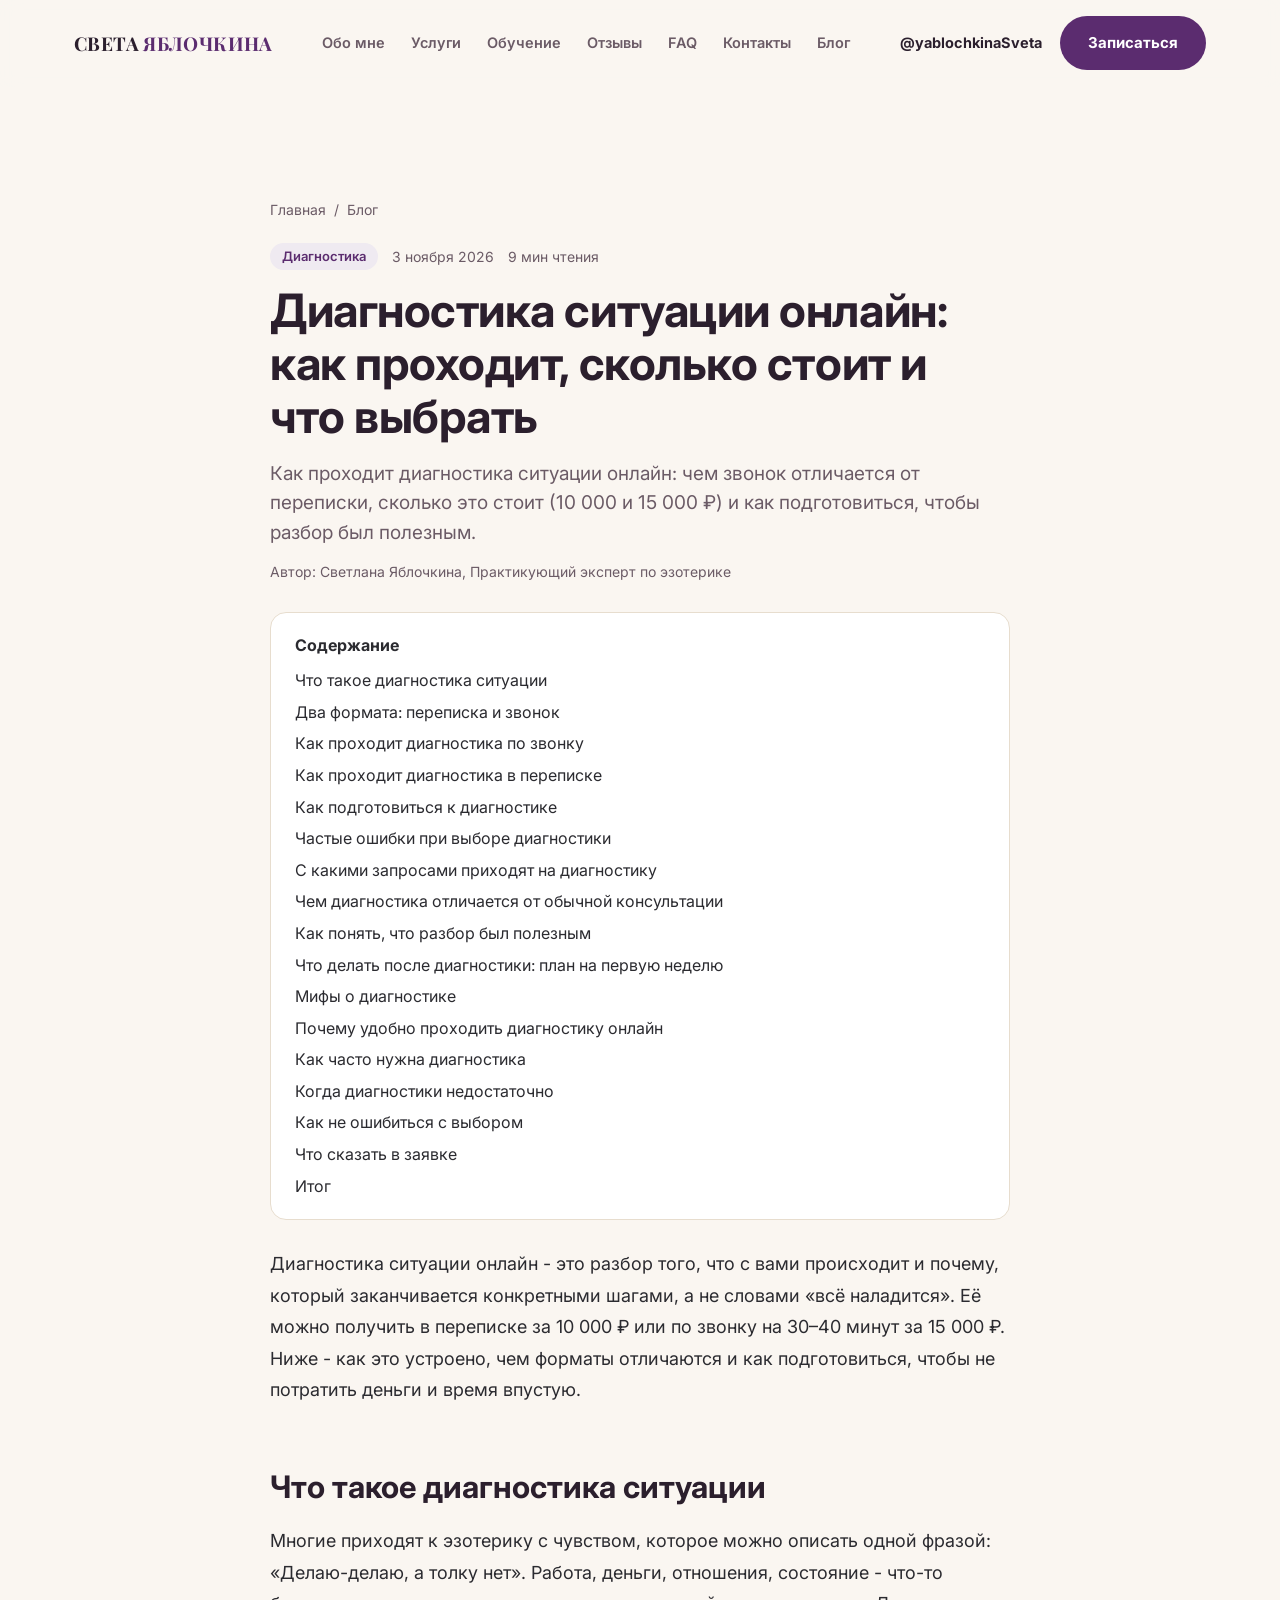
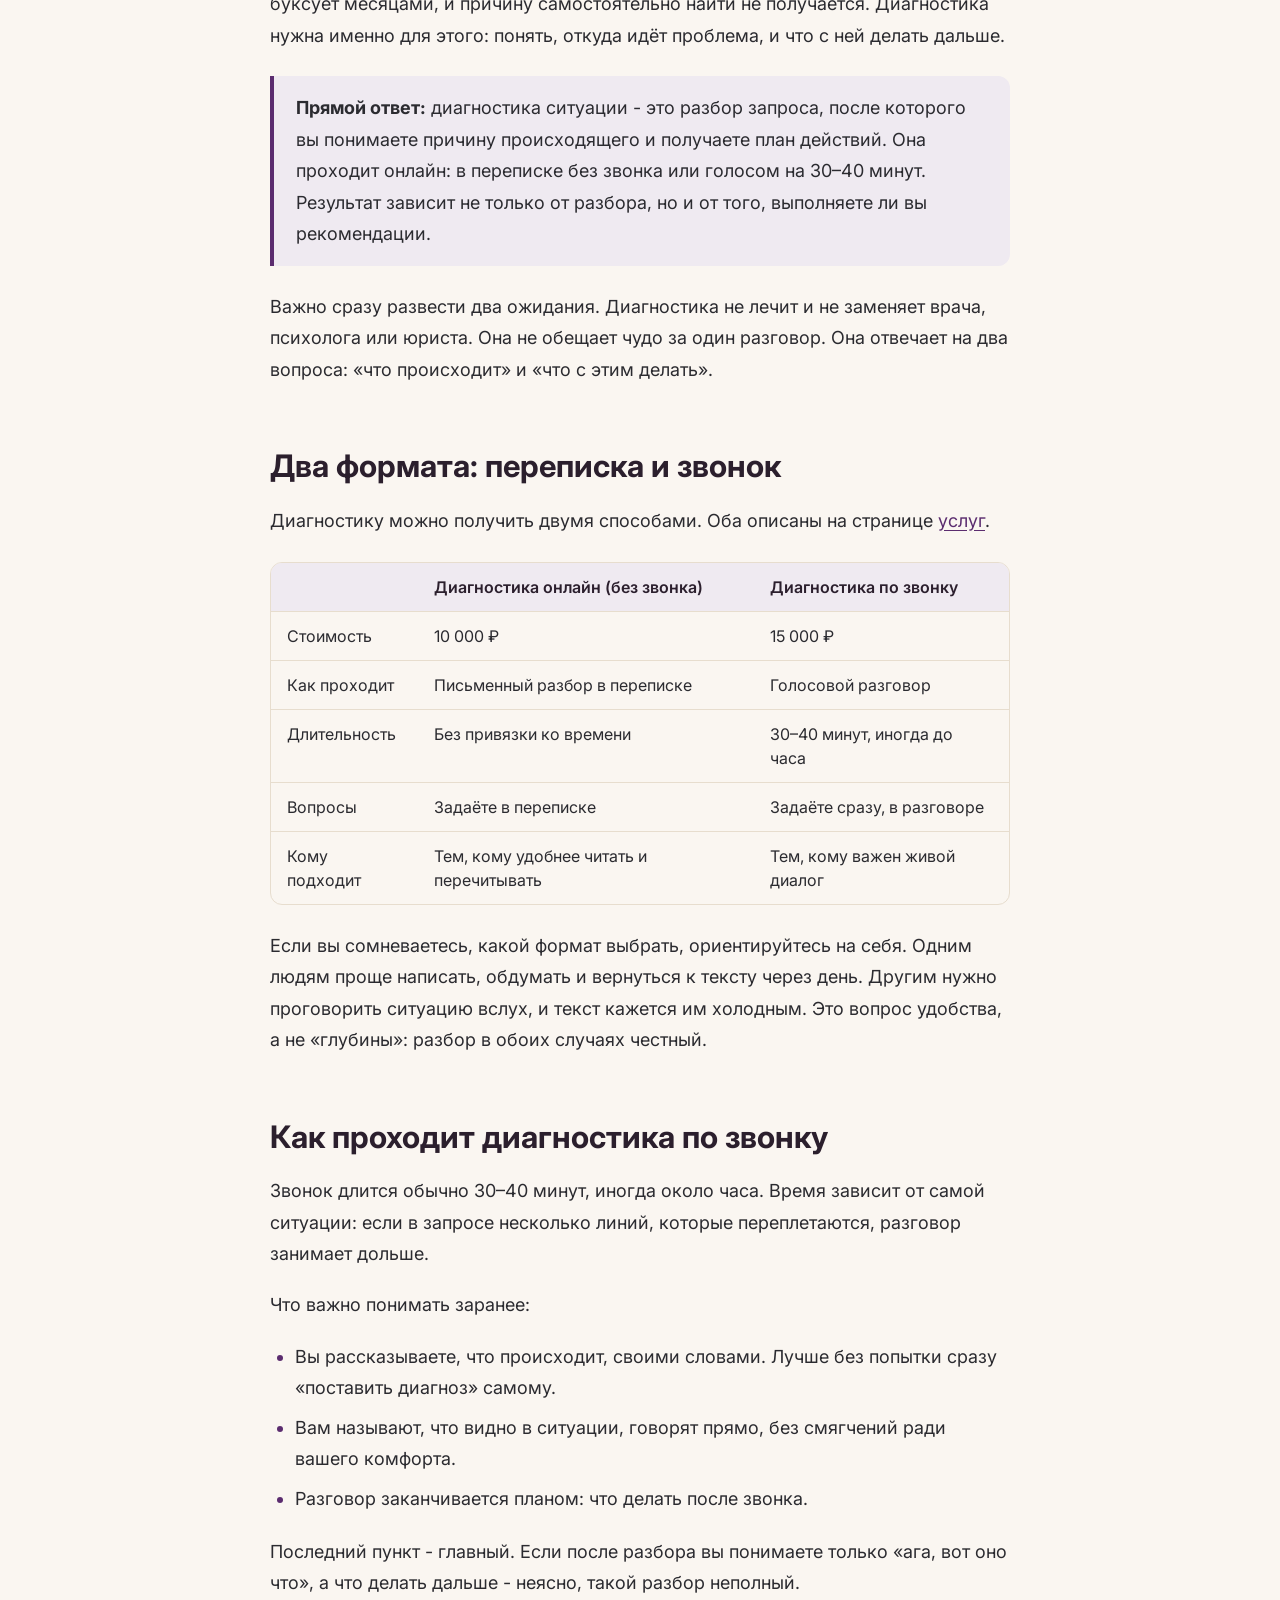
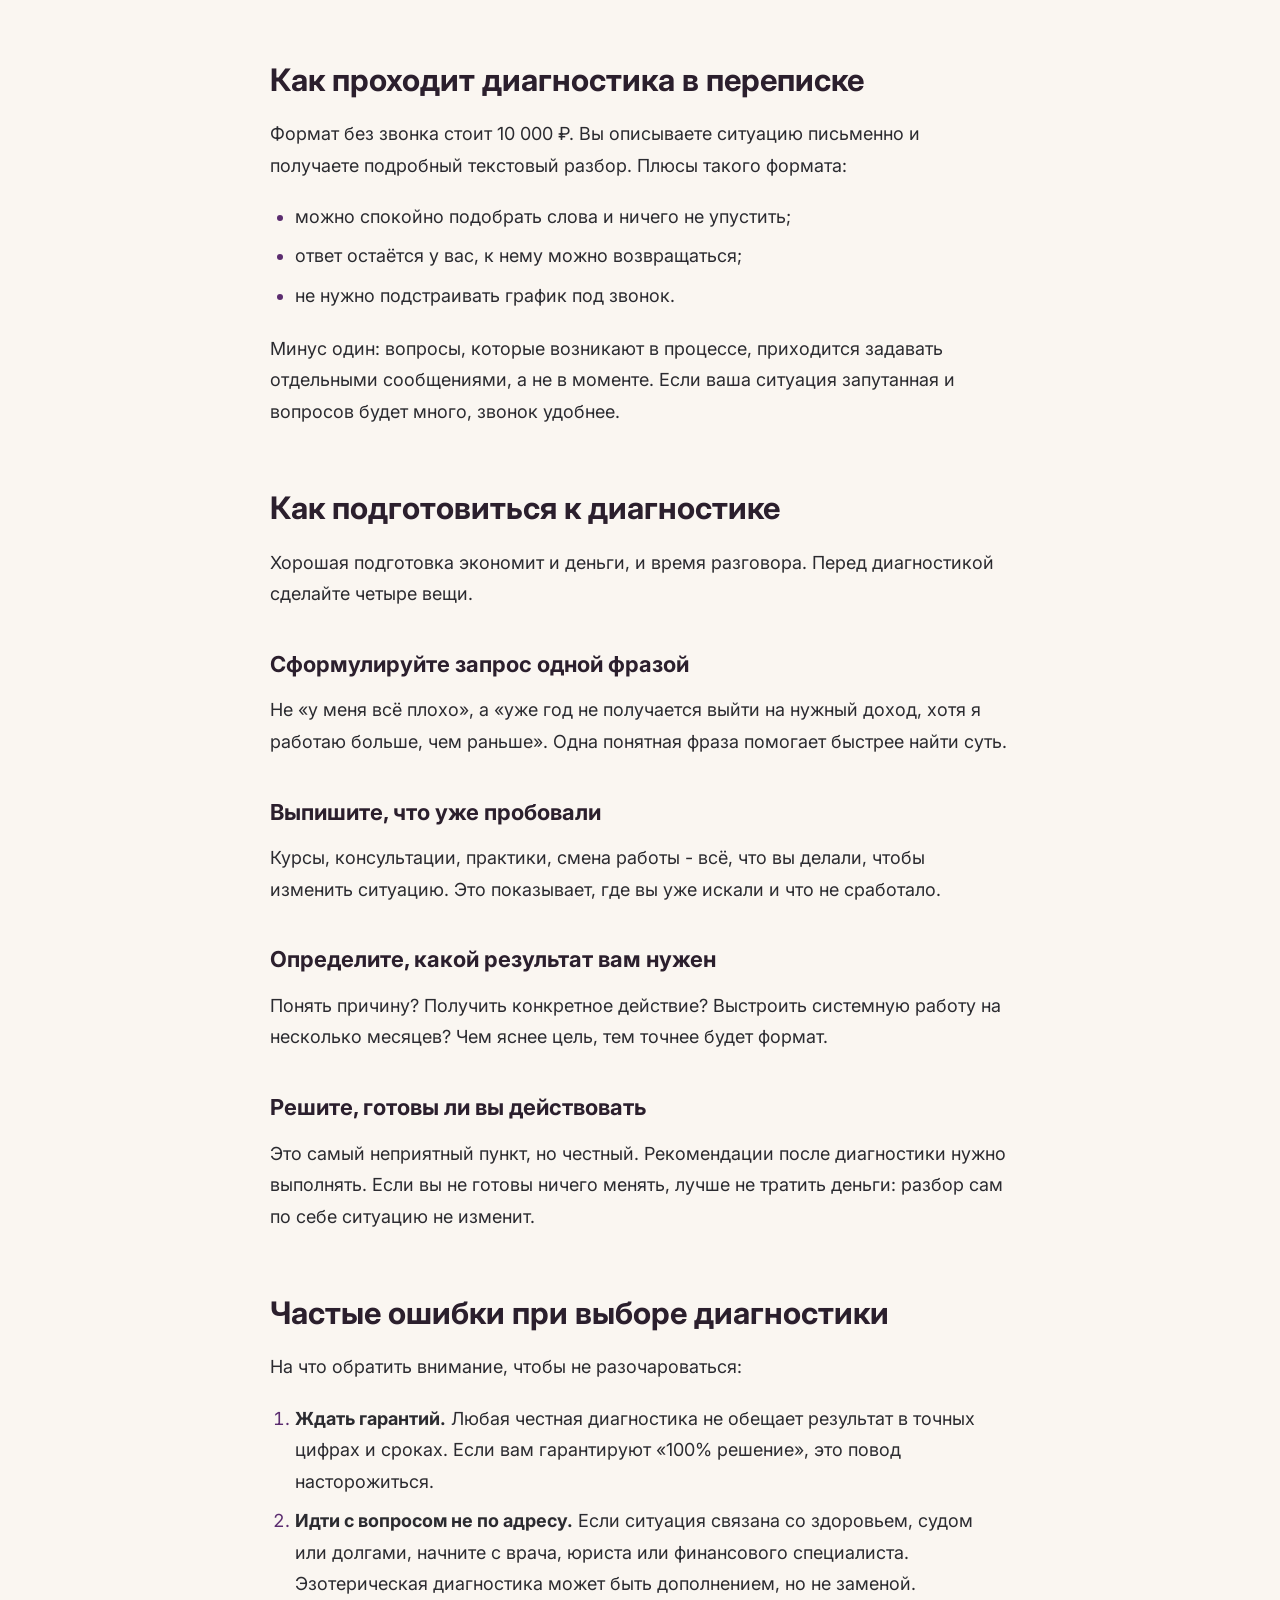
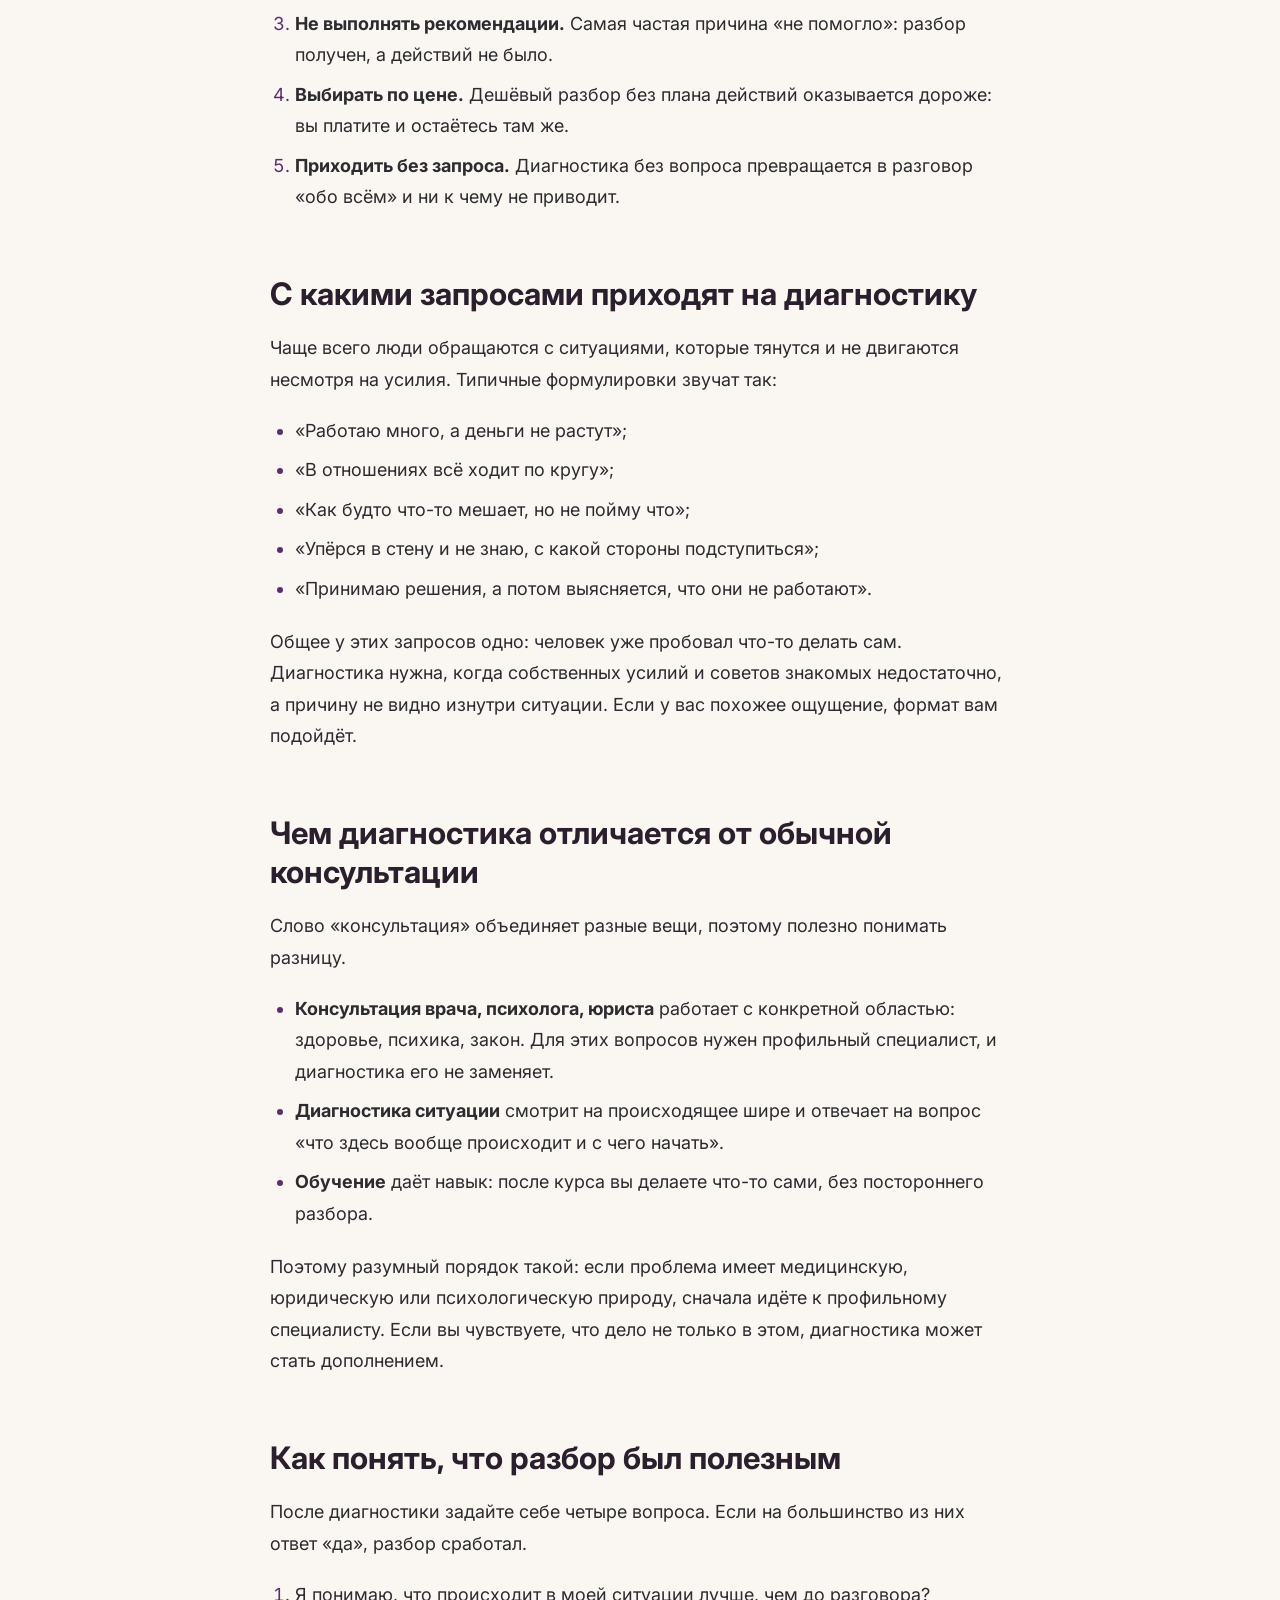
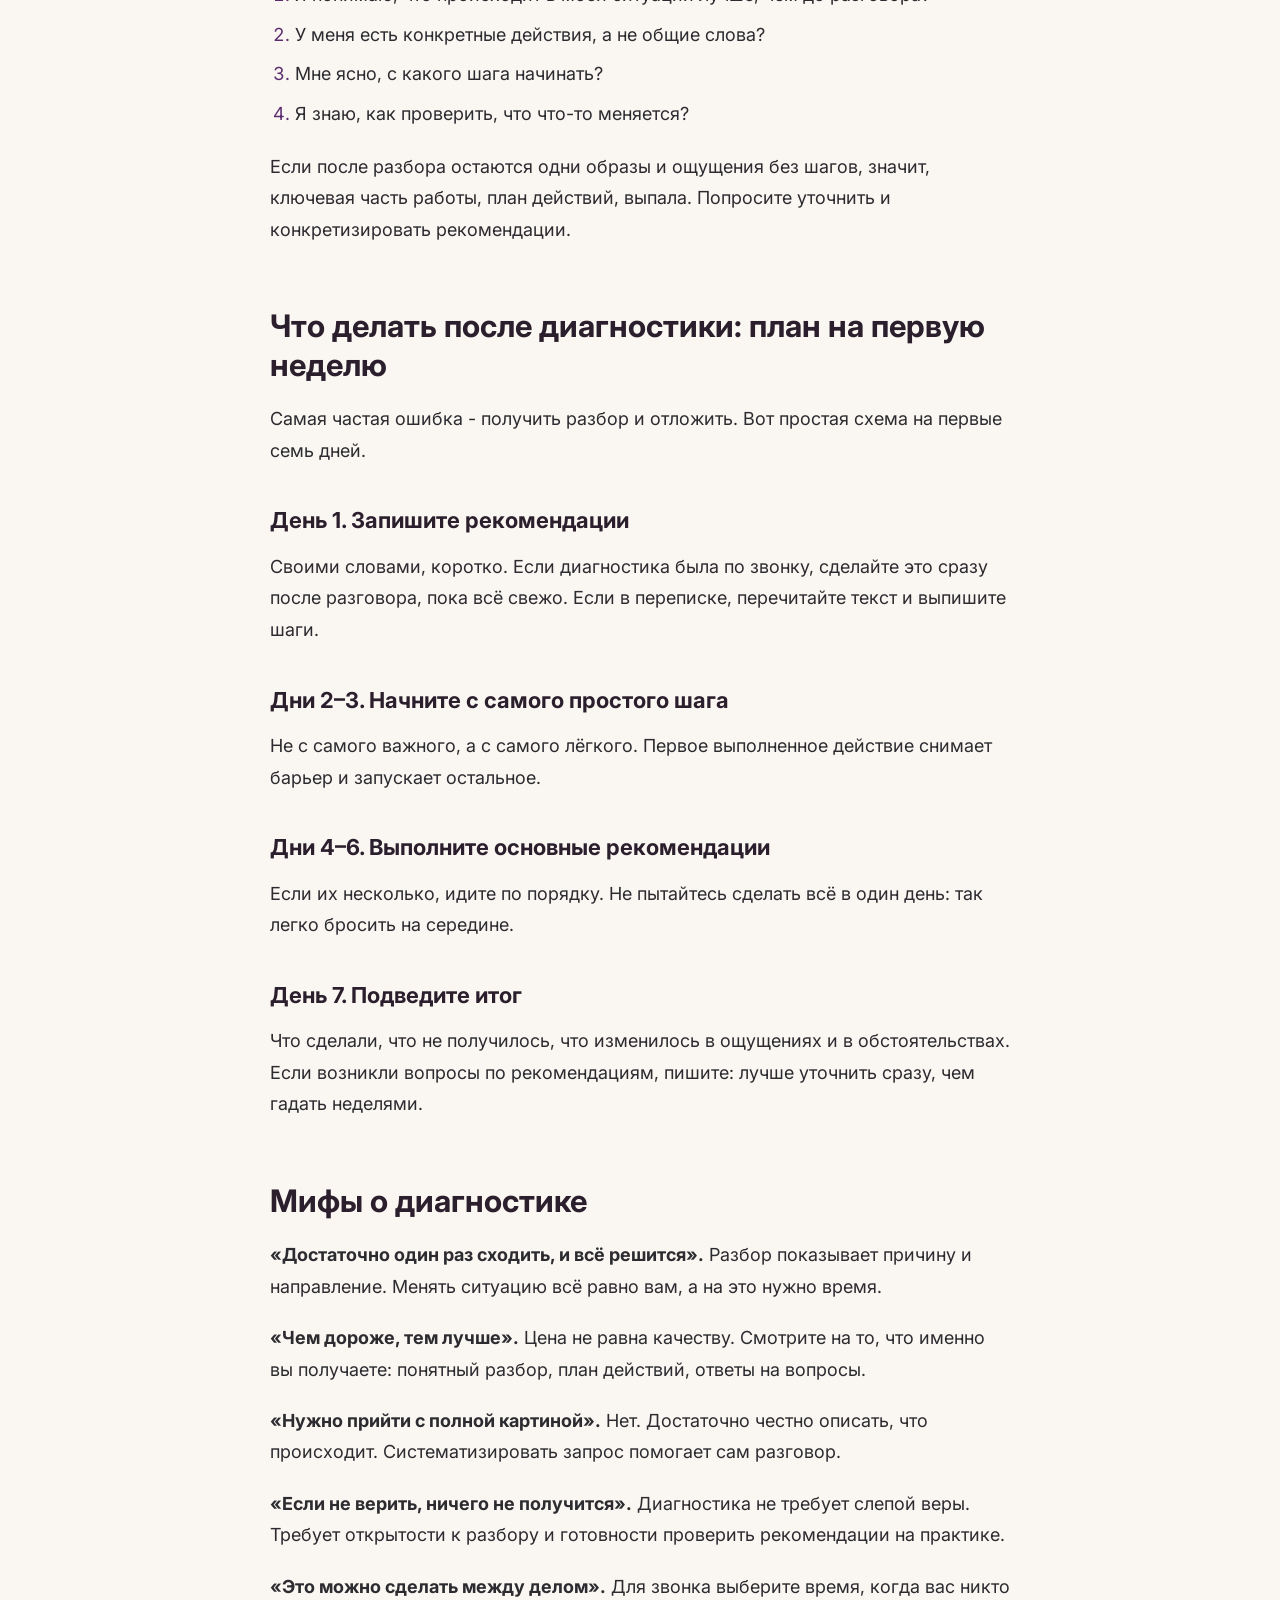
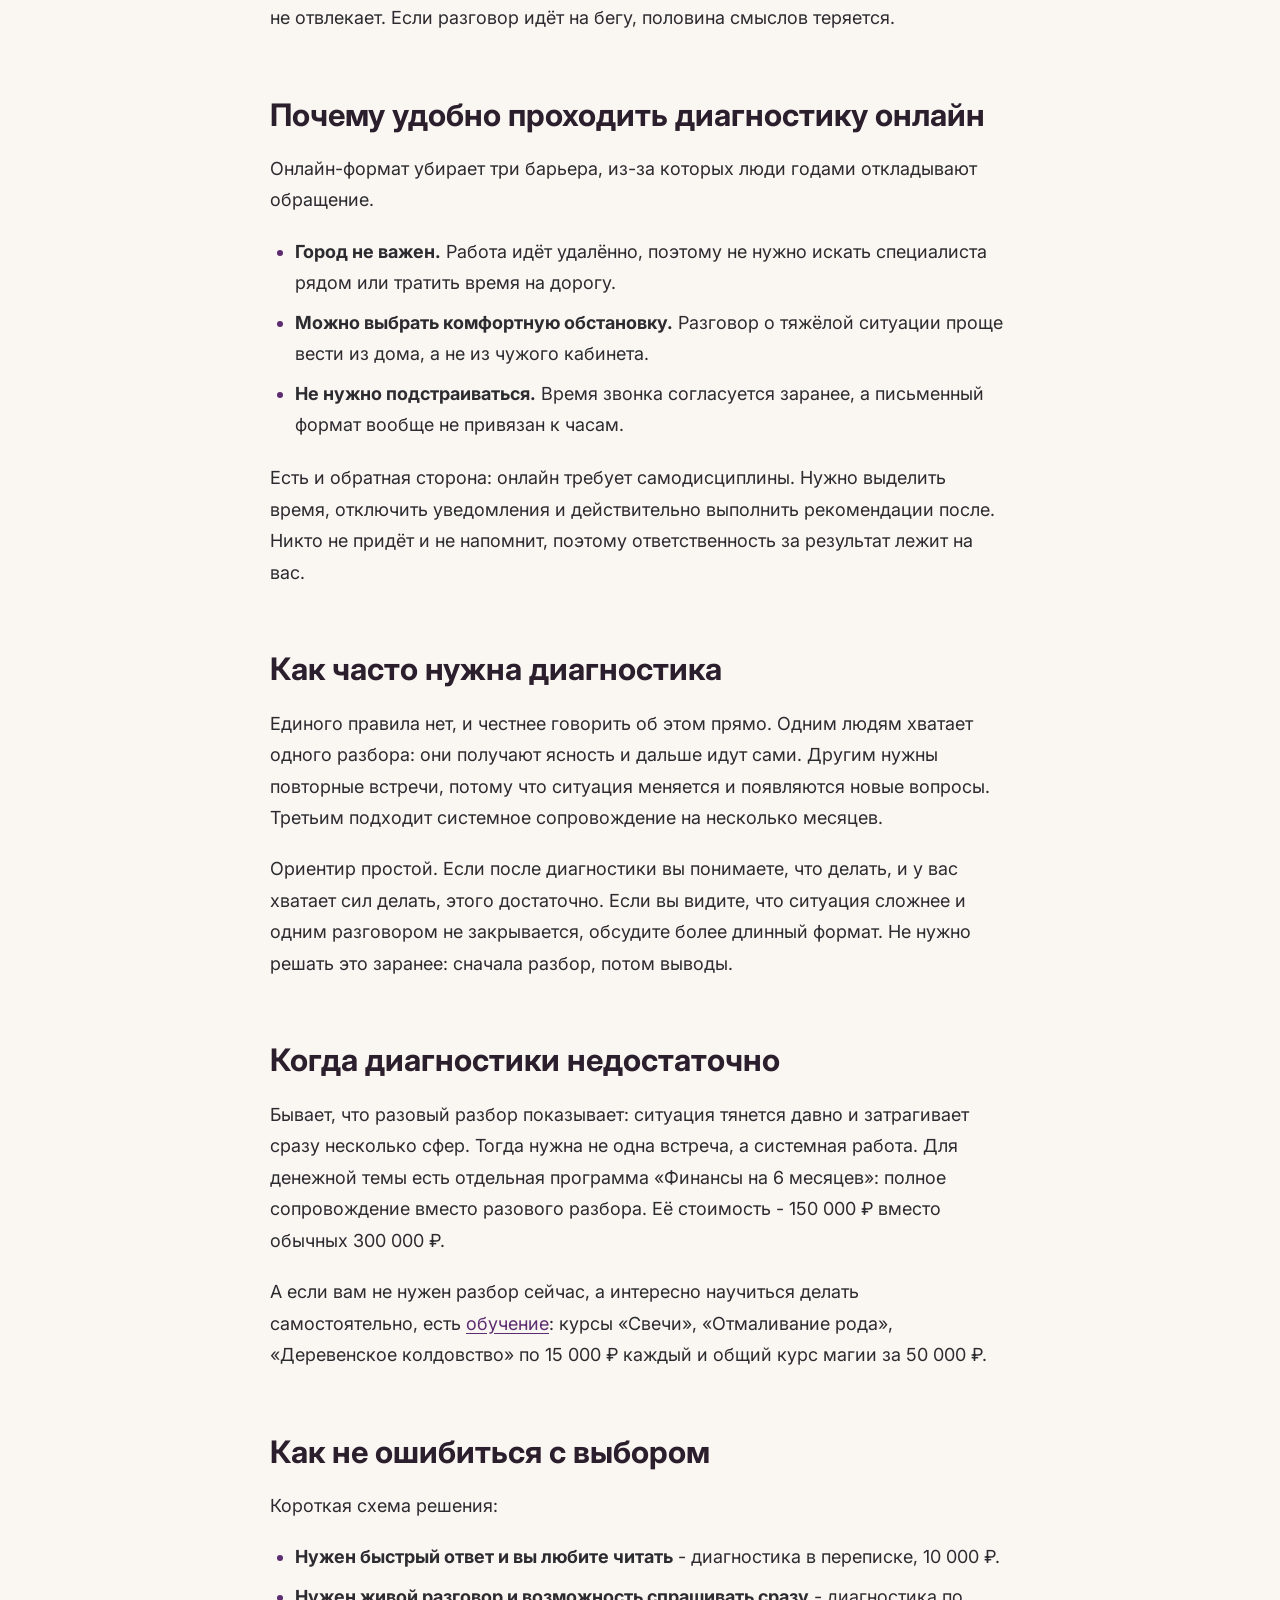
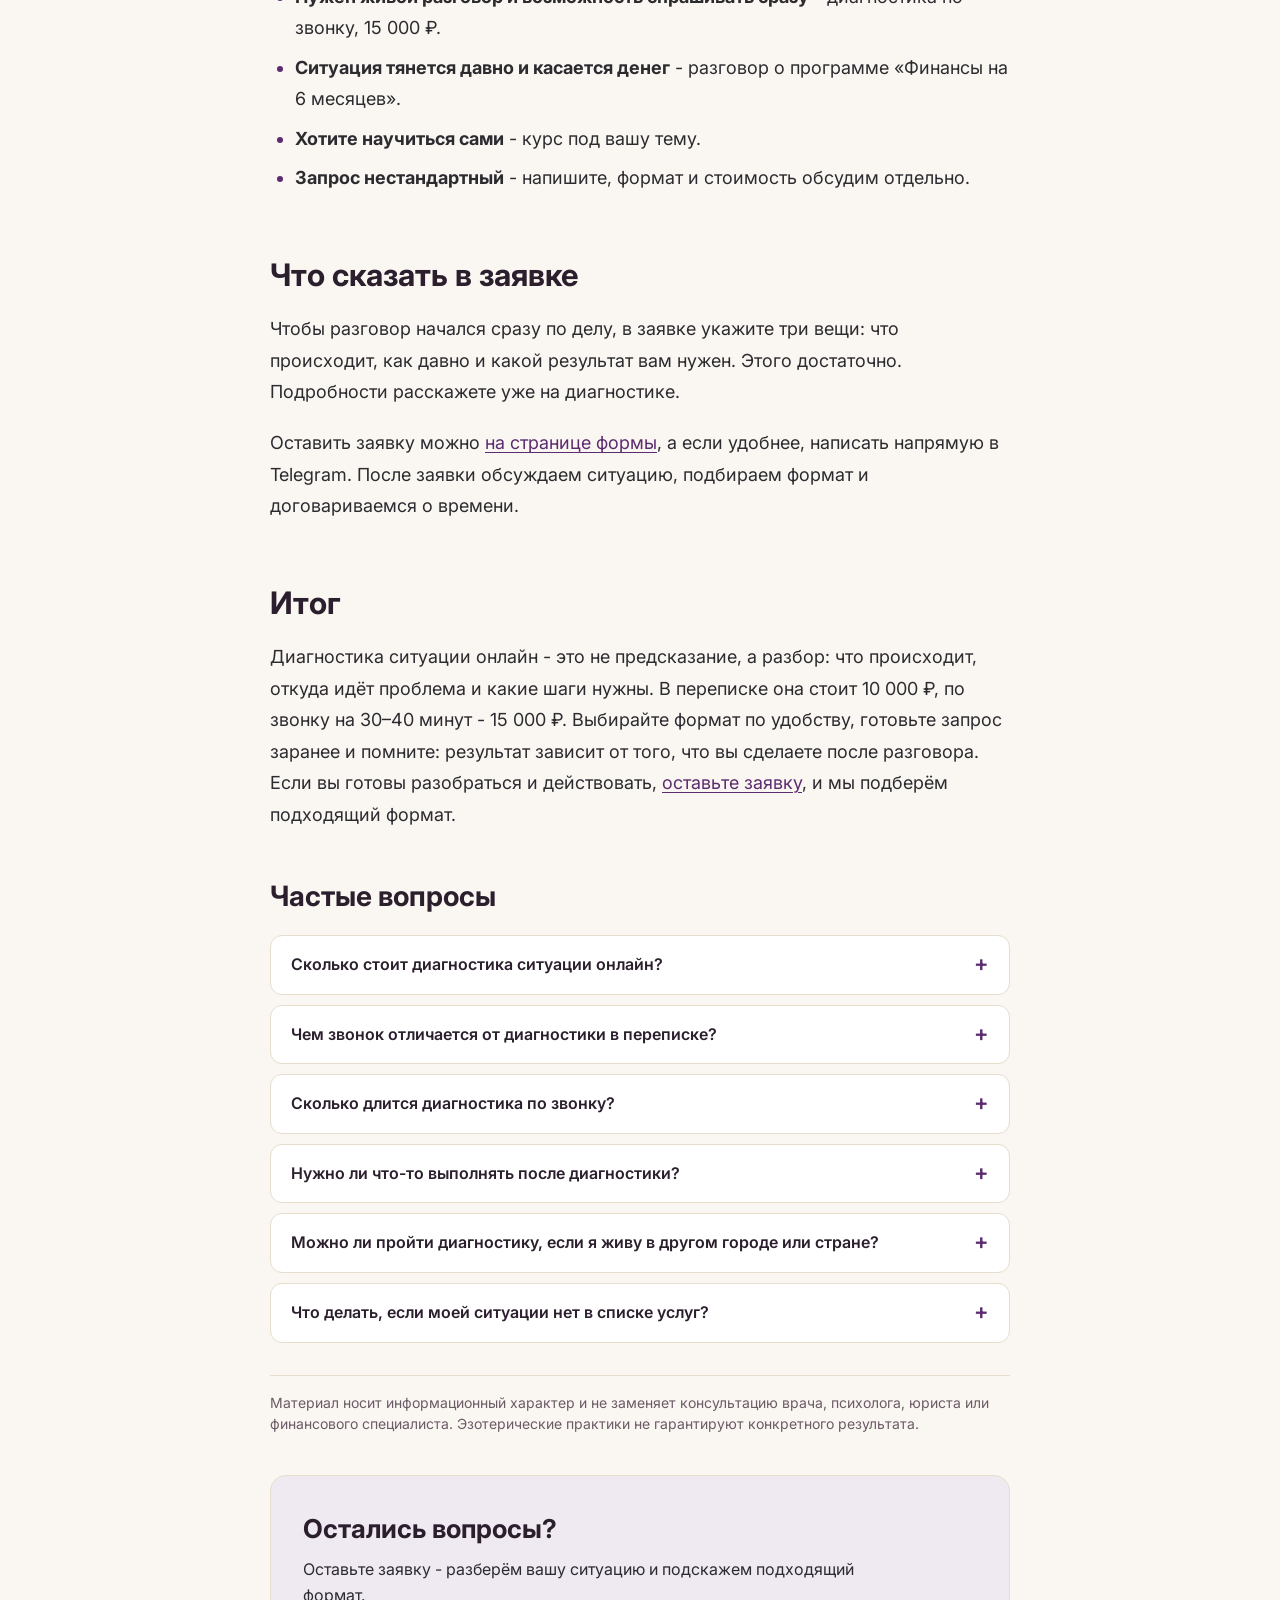
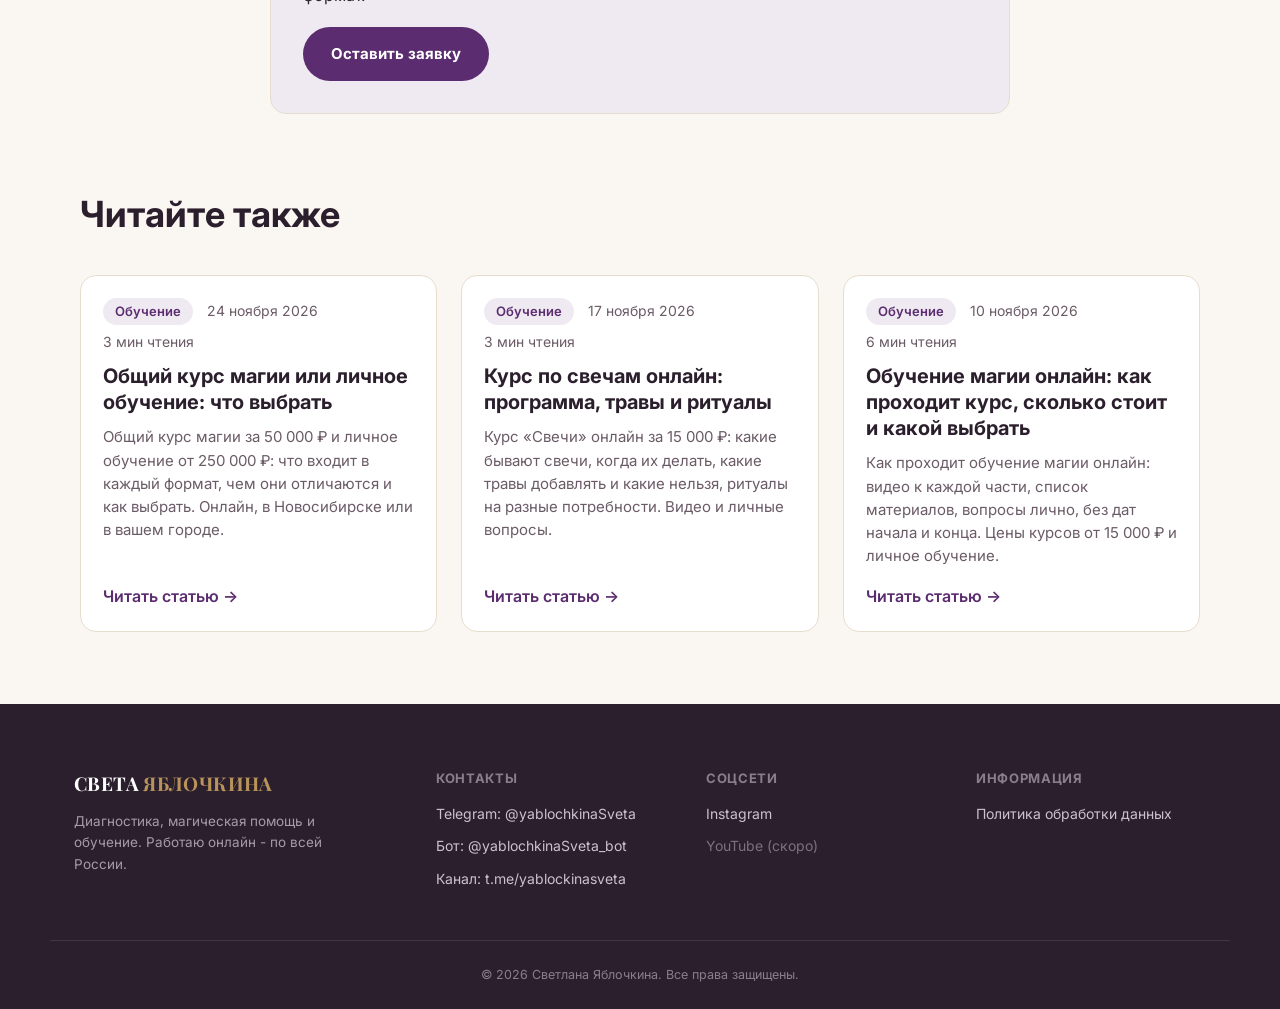
<file: blog/diagnostika-situacii-onlayn/index.html>
<!DOCTYPE html>
<html lang="ru">
<head>
<meta charset="UTF-8">
<meta name="viewport" content="width=device-width, initial-scale=1.0">
<title>Диагностика ситуации онлайн: как проходит и сколько стоит</title>
<meta name="description" content="Как проходит диагностика ситуации онлайн: чем звонок отличается от переписки, сколько это стоит (10 000 и 15 000 ₽) и как подготовиться, чтобы разбор был полезным.">
<link rel="canonical" href="https://iskra-rv.ru/blog/diagnostika-situacii-onlayn/">
<meta name="robots" content="index, follow, max-image-preview:large">
<meta property="og:type" content="article">
<meta property="og:title" content="Диагностика ситуации онлайн: как проходит и сколько стоит">
<meta property="og:description" content="Как проходит диагностика ситуации онлайн: чем звонок отличается от переписки, сколько это стоит (10 000 и 15 000 ₽) и как подготовиться, чтобы разбор был полезным.">
<meta property="og:url" content="https://iskra-rv.ru/blog/diagnostika-situacii-onlayn/">
<meta property="og:locale" content="ru_RU">

<link rel="alternate" type="application/rss+xml" title="Светлана Яблочкина — блог" href="https://iskra-rv.ru/feed.xml">

<link rel="preconnect" href="https://fonts.googleapis.com">
<link rel="preconnect" href="https://fonts.gstatic.com" crossorigin>
<link href="https://fonts.googleapis.com/css2?family=Playfair+Display:wght@500;600;700;800&family=Inter:wght@400;500;600;700;800&display=swap" rel="stylesheet">
<link rel="stylesheet" href="/styles.css">
<link rel="stylesheet" href="/blog/blog.css">
<link rel="stylesheet" href="/blog/blog.css">
<script type="application/ld+json">{"@context":"https://schema.org","@type":"Article","headline":"Диагностика ситуации онлайн: как проходит, сколько стоит и что выбрать","description":"Как проходит диагностика ситуации онлайн: чем звонок отличается от переписки, сколько это стоит (10 000 и 15 000 ₽) и как подготовиться, чтобы разбор был полезным.","inLanguage":"ru","datePublished":"2026-11-03","dateModified":"2026-11-03","mainEntityOfPage":"https://iskra-rv.ru/blog/diagnostika-situacii-onlayn/","author":{"@type":"Person","name":"Светлана Яблочкина"},"publisher":{"@type":"Organization","name":"Светлана Яблочкина","url":"https://iskra-rv.ru/"}}</script>
<script type="application/ld+json">{"@context":"https://schema.org","@type":"BreadcrumbList","itemListElement":[{"@type":"ListItem","position":1,"name":"Главная","item":"https://iskra-rv.ru/"},{"@type":"ListItem","position":2,"name":"Блог","item":"https://iskra-rv.ru/blog/"},{"@type":"ListItem","position":3,"name":"Диагностика ситуации онлайн: как проходит, сколько стоит и что выбрать","item":"https://iskra-rv.ru/blog/diagnostika-situacii-onlayn/"}]}</script>
<script type="application/ld+json">{"@context":"https://schema.org","@type":"FAQPage","mainEntity":[{"@type":"Question","name":"Сколько стоит диагностика ситуации онлайн?","acceptedAnswer":{"@type":"Answer","text":"Диагностика в переписке без звонка стоит 10 000 ₽. Разбор по звонку на 30–40 минут, иногда до часа, стоит 15 000 ₽. Если запрос сложнее и не укладывается в эти форматы, стоимость обсуждается отдельно."}},{"@type":"Question","name":"Чем звонок отличается от диагностики в переписке?","acceptedAnswer":{"@type":"Answer","text":"В переписке вы получаете письменный разбор и можете перечитывать его, когда удобно. Звонок даёт живой разговор: вопросы можно задать сразу, а ответы уточнить в моменте. Содержание разбора одинаково честное, различается только формат."}},{"@type":"Question","name":"Сколько длится диагностика по звонку?","acceptedAnswer":{"@type":"Answer","text":"Обычно 30–40 минут, иногда разговор занимает около часа. Время зависит от того, сколько в вашей ситуации линий, которые нужно разобрать."}},{"@type":"Question","name":"Нужно ли что-то выполнять после диагностики?","acceptedAnswer":{"@type":"Answer","text":"Да. Разбор заканчивается рекомендациями, и результат зависит от того, выполняете ли вы их. Если ничего не делать, диагностика останется просто знанием о ситуации."}},{"@type":"Question","name":"Можно ли пройти диагностику, если я живу в другом городе или стране?","acceptedAnswer":{"@type":"Answer","text":"Да. Работа проходит онлайн, город не важен: нужны только интернет и время для разговора или переписки."}},{"@type":"Question","name":"Что делать, если моей ситуации нет в списке услуг?","acceptedAnswer":{"@type":"Answer","text":"Напишите коротко, что происходит. Формат и стоимость для нестандартных задач обсуждаются индивидуально."}}]}</script>
</head>
<body class="b-page">
<header class="header" id="header">
  <div class="header__inner container">
    <a href="/#top" class="logo">СВЕТА <span>ЯБЛОЧКИНА</span></a>
    <nav class="nav" id="nav">
      <a href="/#about">Обо мне</a>
      <a href="/#services">Услуги</a>
      <a href="/#courses">Обучение</a>
      <a href="/#reviews">Отзывы</a>
      <a href="/#faq">FAQ</a>
      <a href="/#contacts">Контакты</a>
    <!-- BLOGNAV:START --><a href="/blog/">Блог</a><!-- BLOGNAV:END --></nav>
    <div class="header__actions">
      <a href="https://t.me/yablochkinaSveta" class="header__phone" target="_blank" rel="noopener">@yablochkinaSveta</a>
      <a href="/#form" class="btn btn--primary">Записаться</a>
      <button class="burger" id="burger" aria-label="Меню"><span></span><span></span><span></span></button>
    </div>
  </div>
</header>
<main class="blog">

<article class="b-article">
  <nav class="b-crumbs" aria-label="Хлебные крошки"><a href="/">Главная</a><span>/</span><a href="/blog/">Блог</a></nav>
  
  <header class="b-head">
    <div class="b-meta"><span class="b-chip">Диагностика</span><time datetime="2026-11-03">3 ноября 2026</time><span>9 мин чтения</span></div>
    <h1>Диагностика ситуации онлайн: как проходит, сколько стоит и что выбрать</h1>
    <p class="b-lead">Как проходит диагностика ситуации онлайн: чем звонок отличается от переписки, сколько это стоит (10 000 и 15 000 ₽) и как подготовиться, чтобы разбор был полезным.</p>
    <p class="b-author">Автор: Светлана Яблочкина, Практикующий эксперт по эзотерике</p>
  </header>
  
  <nav class="b-toc" aria-label="Содержание"><strong>Содержание</strong><ol><li><a href="#chto-takoe-diagnostika-situacii">Что такое диагностика ситуации</a></li><li><a href="#dva-formata-perepiska-i-zvonok">Два формата: переписка и звонок</a></li><li><a href="#kak-prohodit-diagnostika-po-zvonku">Как проходит диагностика по звонку</a></li><li><a href="#kak-prohodit-diagnostika-v-perepiske">Как проходит диагностика в переписке</a></li><li><a href="#kak-podgotovitsya-k-diagnostike">Как подготовиться к диагностике</a></li><li><a href="#chastye-oshibki-pri-vybore-diagnostiki">Частые ошибки при выборе диагностики</a></li><li><a href="#s-kakimi-zaprosami-prihodyat-na-diagnostiku">С какими запросами приходят на диагностику</a></li><li><a href="#chem-diagnostika-otlichaetsya-ot-obychnoy-konsultacii">Чем диагностика отличается от обычной консультации</a></li><li><a href="#kak-ponyat-chto-razbor-byl-poleznym">Как понять, что разбор был полезным</a></li><li><a href="#chto-delat-posle-diagnostiki-plan-na-pervuyu-nedelyu">Что делать после диагностики: план на первую неделю</a></li><li><a href="#mify-o-diagnostike">Мифы о диагностике</a></li><li><a href="#pochemu-udobno-prohodit-diagnostiku-onlayn">Почему удобно проходить диагностику онлайн</a></li><li><a href="#kak-chasto-nuzhna-diagnostika">Как часто нужна диагностика</a></li><li><a href="#kogda-diagnostiki-nedostatochno">Когда диагностики недостаточно</a></li><li><a href="#kak-ne-oshibitsya-s-vyborom">Как не ошибиться с выбором</a></li><li><a href="#chto-skazat-v-zayavke">Что сказать в заявке</a></li><li><a href="#itog">Итог</a></li></ol></nav>
  <div class="b-content"><p>Диагностика ситуации онлайн - это разбор того, что с вами происходит и почему, который заканчивается конкретными шагами, а не словами «всё наладится». Её можно получить в переписке за 10 000 ₽ или по звонку на 30–40 минут за 15 000 ₽. Ниже - как это устроено, чем форматы отличаются и как подготовиться, чтобы не потратить деньги и время впустую.</p>
<h2 id="chto-takoe-diagnostika-situacii">Что такое диагностика ситуации</h2>
<p>Многие приходят к эзотерику с чувством, которое можно описать одной фразой: «Делаю-делаю, а толку нет». Работа, деньги, отношения, состояние - что-то буксует месяцами, и причину самостоятельно найти не получается. Диагностика нужна именно для этого: понять, откуда идёт проблема, и что с ней делать дальше.</p>
<blockquote><p><strong>Прямой ответ:</strong> диагностика ситуации - это разбор запроса, после которого вы понимаете причину происходящего и получаете план действий. Она проходит онлайн: в переписке без звонка или голосом на 30–40 минут. Результат зависит не только от разбора, но и от того, выполняете ли вы рекомендации.</p></blockquote>
<p>Важно сразу развести два ожидания. Диагностика не лечит и не заменяет врача, психолога или юриста. Она не обещает чудо за один разговор. Она отвечает на два вопроса: «что происходит» и «что с этим делать».</p>
<h2 id="dva-formata-perepiska-i-zvonok">Два формата: переписка и звонок</h2>
<p>Диагностику можно получить двумя способами. Оба описаны на странице <a href="/#services">услуг</a>.</p>
<div class="b-table"><table><thead><tr><th></th><th>Диагностика онлайн (без звонка)</th><th>Диагностика по звонку</th></tr></thead><tbody><tr><td>Стоимость</td><td>10 000 ₽</td><td>15 000 ₽</td></tr><tr><td>Как проходит</td><td>Письменный разбор в переписке</td><td>Голосовой разговор</td></tr><tr><td>Длительность</td><td>Без привязки ко времени</td><td>30–40 минут, иногда до часа</td></tr><tr><td>Вопросы</td><td>Задаёте в переписке</td><td>Задаёте сразу, в разговоре</td></tr><tr><td>Кому подходит</td><td>Тем, кому удобнее читать и перечитывать</td><td>Тем, кому важен живой диалог</td></tr></tbody></table></div>
<p>Если вы сомневаетесь, какой формат выбрать, ориентируйтесь на себя. Одним людям проще написать, обдумать и вернуться к тексту через день. Другим нужно проговорить ситуацию вслух, и текст кажется им холодным. Это вопрос удобства, а не «глубины»: разбор в обоих случаях честный.</p>
<h2 id="kak-prohodit-diagnostika-po-zvonku">Как проходит диагностика по звонку</h2>
<p>Звонок длится обычно 30–40 минут, иногда около часа. Время зависит от самой ситуации: если в запросе несколько линий, которые переплетаются, разговор занимает дольше.</p>
<p>Что важно понимать заранее:</p>
<ul><li>Вы рассказываете, что происходит, своими словами. Лучше без попытки сразу «поставить диагноз» самому.</li><li>Вам называют, что видно в ситуации, говорят прямо, без смягчений ради вашего комфорта.</li><li>Разговор заканчивается планом: что делать после звонка.</li></ul>
<p>Последний пункт - главный. Если после разбора вы понимаете только «ага, вот оно что», а что делать дальше - неясно, такой разбор неполный.</p>
<h2 id="kak-prohodit-diagnostika-v-perepiske">Как проходит диагностика в переписке</h2>
<p>Формат без звонка стоит 10 000 ₽. Вы описываете ситуацию письменно и получаете подробный текстовый разбор. Плюсы такого формата:</p>
<ul><li>можно спокойно подобрать слова и ничего не упустить;</li><li>ответ остаётся у вас, к нему можно возвращаться;</li><li>не нужно подстраивать график под звонок.</li></ul>
<p>Минус один: вопросы, которые возникают в процессе, приходится задавать отдельными сообщениями, а не в моменте. Если ваша ситуация запутанная и вопросов будет много, звонок удобнее.</p>
<h2 id="kak-podgotovitsya-k-diagnostike">Как подготовиться к диагностике</h2>
<p>Хорошая подготовка экономит и деньги, и время разговора. Перед диагностикой сделайте четыре вещи.</p>
<h3 id="sformuliruyte-zapros-odnoy-frazoy">Сформулируйте запрос одной фразой</h3>
<p>Не «у меня всё плохо», а «уже год не получается выйти на нужный доход, хотя я работаю больше, чем раньше». Одна понятная фраза помогает быстрее найти суть.</p>
<h3 id="vypishite-chto-uzhe-probovali">Выпишите, что уже пробовали</h3>
<p>Курсы, консультации, практики, смена работы - всё, что вы делали, чтобы изменить ситуацию. Это показывает, где вы уже искали и что не сработало.</p>
<h3 id="opredelite-kakoy-rezultat-vam-nuzhen">Определите, какой результат вам нужен</h3>
<p>Понять причину? Получить конкретное действие? Выстроить системную работу на несколько месяцев? Чем яснее цель, тем точнее будет формат.</p>
<h3 id="reshite-gotovy-li-vy-deystvovat">Решите, готовы ли вы действовать</h3>
<p>Это самый неприятный пункт, но честный. Рекомендации после диагностики нужно выполнять. Если вы не готовы ничего менять, лучше не тратить деньги: разбор сам по себе ситуацию не изменит.</p>
<h2 id="chastye-oshibki-pri-vybore-diagnostiki">Частые ошибки при выборе диагностики</h2>
<p>На что обратить внимание, чтобы не разочароваться:</p>
<ol><li><strong>Ждать гарантий.</strong> Любая честная диагностика не обещает результат в точных цифрах и сроках. Если вам гарантируют «100% решение», это повод насторожиться.</li><li><strong>Идти с вопросом не по адресу.</strong> Если ситуация связана со здоровьем, судом или долгами, начните с врача, юриста или финансового специалиста. Эзотерическая диагностика может быть дополнением, но не заменой.</li><li><strong>Не выполнять рекомендации.</strong> Самая частая причина «не помогло»: разбор получен, а действий не было.</li><li><strong>Выбирать по цене.</strong> Дешёвый разбор без плана действий оказывается дороже: вы платите и остаётесь там же.</li><li><strong>Приходить без запроса.</strong> Диагностика без вопроса превращается в разговор «обо всём» и ни к чему не приводит.</li></ol>
<h2 id="s-kakimi-zaprosami-prihodyat-na-diagnostiku">С какими запросами приходят на диагностику</h2>
<p>Чаще всего люди обращаются с ситуациями, которые тянутся и не двигаются несмотря на усилия. Типичные формулировки звучат так:</p>
<ul><li>«Работаю много, а деньги не растут»;</li><li>«В отношениях всё ходит по кругу»;</li><li>«Как будто что-то мешает, но не пойму что»;</li><li>«Упёрся в стену и не знаю, с какой стороны подступиться»;</li><li>«Принимаю решения, а потом выясняется, что они не работают».</li></ul>
<p>Общее у этих запросов одно: человек уже пробовал что-то делать сам. Диагностика нужна, когда собственных усилий и советов знакомых недостаточно, а причину не видно изнутри ситуации. Если у вас похожее ощущение, формат вам подойдёт.</p>
<h2 id="chem-diagnostika-otlichaetsya-ot-obychnoy-konsultacii">Чем диагностика отличается от обычной консультации</h2>
<p>Слово «консультация» объединяет разные вещи, поэтому полезно понимать разницу.</p>
<ul><li><strong>Консультация врача, психолога, юриста</strong> работает с конкретной областью: здоровье, психика, закон. Для этих вопросов нужен профильный специалист, и диагностика его не заменяет.</li><li><strong>Диагностика ситуации</strong> смотрит на происходящее шире и отвечает на вопрос «что здесь вообще происходит и с чего начать».</li><li><strong>Обучение</strong> даёт навык: после курса вы делаете что-то сами, без постороннего разбора.</li></ul>
<p>Поэтому разумный порядок такой: если проблема имеет медицинскую, юридическую или психологическую природу, сначала идёте к профильному специалисту. Если вы чувствуете, что дело не только в этом, диагностика может стать дополнением.</p>
<h2 id="kak-ponyat-chto-razbor-byl-poleznym">Как понять, что разбор был полезным</h2>
<p>После диагностики задайте себе четыре вопроса. Если на большинство из них ответ «да», разбор сработал.</p>
<ol><li>Я понимаю, что происходит в моей ситуации лучше, чем до разговора?</li><li>У меня есть конкретные действия, а не общие слова?</li><li>Мне ясно, с какого шага начинать?</li><li>Я знаю, как проверить, что что-то меняется?</li></ol>
<p>Если после разбора остаются одни образы и ощущения без шагов, значит, ключевая часть работы, план действий, выпала. Попросите уточнить и конкретизировать рекомендации.</p>
<h2 id="chto-delat-posle-diagnostiki-plan-na-pervuyu-nedelyu">Что делать после диагностики: план на первую неделю</h2>
<p>Самая частая ошибка - получить разбор и отложить. Вот простая схема на первые семь дней.</p>
<h3 id="den-1-zapishite-rekomendacii">День 1. Запишите рекомендации</h3>
<p>Своими словами, коротко. Если диагностика была по звонку, сделайте это сразу после разговора, пока всё свежо. Если в переписке, перечитайте текст и выпишите шаги.</p>
<h3 id="dni-2-3-nachnite-s-samogo-prostogo-shaga">Дни 2–3. Начните с самого простого шага</h3>
<p>Не с самого важного, а с самого лёгкого. Первое выполненное действие снимает барьер и запускает остальное.</p>
<h3 id="dni-4-6-vypolnite-osnovnye-rekomendacii">Дни 4–6. Выполните основные рекомендации</h3>
<p>Если их несколько, идите по порядку. Не пытайтесь сделать всё в один день: так легко бросить на середине.</p>
<h3 id="den-7-podvedite-itog">День 7. Подведите итог</h3>
<p>Что сделали, что не получилось, что изменилось в ощущениях и в обстоятельствах. Если возникли вопросы по рекомендациям, пишите: лучше уточнить сразу, чем гадать неделями.</p>
<h2 id="mify-o-diagnostike">Мифы о диагностике</h2>
<p><strong>«Достаточно один раз сходить, и всё решится».</strong> Разбор показывает причину и направление. Менять ситуацию всё равно вам, а на это нужно время.</p>
<p><strong>«Чем дороже, тем лучше».</strong> Цена не равна качеству. Смотрите на то, что именно вы получаете: понятный разбор, план действий, ответы на вопросы.</p>
<p><strong>«Нужно прийти с полной картиной».</strong> Нет. Достаточно честно описать, что происходит. Систематизировать запрос помогает сам разговор.</p>
<p><strong>«Если не верить, ничего не получится».</strong> Диагностика не требует слепой веры. Требует открытости к разбору и готовности проверить рекомендации на практике.</p>
<p><strong>«Это можно сделать между делом».</strong> Для звонка выберите время, когда вас никто не отвлекает. Если разговор идёт на бегу, половина смыслов теряется.</p>
<h2 id="pochemu-udobno-prohodit-diagnostiku-onlayn">Почему удобно проходить диагностику онлайн</h2>
<p>Онлайн-формат убирает три барьера, из-за которых люди годами откладывают обращение.</p>
<ul><li><strong>Город не важен.</strong> Работа идёт удалённо, поэтому не нужно искать специалиста рядом или тратить время на дорогу.</li><li><strong>Можно выбрать комфортную обстановку.</strong> Разговор о тяжёлой ситуации проще вести из дома, а не из чужого кабинета.</li><li><strong>Не нужно подстраиваться.</strong> Время звонка согласуется заранее, а письменный формат вообще не привязан к часам.</li></ul>
<p>Есть и обратная сторона: онлайн требует самодисциплины. Нужно выделить время, отключить уведомления и действительно выполнить рекомендации после. Никто не придёт и не напомнит, поэтому ответственность за результат лежит на вас.</p>
<h2 id="kak-chasto-nuzhna-diagnostika">Как часто нужна диагностика</h2>
<p>Единого правила нет, и честнее говорить об этом прямо. Одним людям хватает одного разбора: они получают ясность и дальше идут сами. Другим нужны повторные встречи, потому что ситуация меняется и появляются новые вопросы. Третьим подходит системное сопровождение на несколько месяцев.</p>
<p>Ориентир простой. Если после диагностики вы понимаете, что делать, и у вас хватает сил делать, этого достаточно. Если вы видите, что ситуация сложнее и одним разговором не закрывается, обсудите более длинный формат. Не нужно решать это заранее: сначала разбор, потом выводы.</p>
<h2 id="kogda-diagnostiki-nedostatochno">Когда диагностики недостаточно</h2>
<p>Бывает, что разовый разбор показывает: ситуация тянется давно и затрагивает сразу несколько сфер. Тогда нужна не одна встреча, а системная работа. Для денежной темы есть отдельная программа «Финансы на 6 месяцев»: полное сопровождение вместо разового разбора. Её стоимость - 150 000 ₽ вместо обычных 300 000 ₽.</p>
<p>А если вам не нужен разбор сейчас, а интересно научиться делать самостоятельно, есть <a href="/#courses">обучение</a>: курсы «Свечи», «Отмаливание рода», «Деревенское колдовство» по 15 000 ₽ каждый и общий курс магии за 50 000 ₽.</p>
<h2 id="kak-ne-oshibitsya-s-vyborom">Как не ошибиться с выбором</h2>
<p>Короткая схема решения:</p>
<ul><li><strong>Нужен быстрый ответ и вы любите читать</strong> - диагностика в переписке, 10 000 ₽.</li><li><strong>Нужен живой разговор и возможность спрашивать сразу</strong> - диагностика по звонку, 15 000 ₽.</li><li><strong>Ситуация тянется давно и касается денег</strong> - разговор о программе «Финансы на 6 месяцев».</li><li><strong>Хотите научиться сами</strong> - курс под вашу тему.</li><li><strong>Запрос нестандартный</strong> - напишите, формат и стоимость обсудим отдельно.</li></ul>
<h2 id="chto-skazat-v-zayavke">Что сказать в заявке</h2>
<p>Чтобы разговор начался сразу по делу, в заявке укажите три вещи: что происходит, как давно и какой результат вам нужен. Этого достаточно. Подробности расскажете уже на диагностике.</p>
<p>Оставить заявку можно <a href="/#form">на странице формы</a>, а если удобнее, написать напрямую в Telegram. После заявки обсуждаем ситуацию, подбираем формат и договариваемся о времени.</p>
<h2 id="itog">Итог</h2>
<p>Диагностика ситуации онлайн - это не предсказание, а разбор: что происходит, откуда идёт проблема и какие шаги нужны. В переписке она стоит 10 000 ₽, по звонку на 30–40 минут - 15 000 ₽. Выбирайте формат по удобству, готовьте запрос заранее и помните: результат зависит от того, что вы сделаете после разговора. Если вы готовы разобраться и действовать, <a href="/#form">оставьте заявку</a>, и мы подберём подходящий формат.</p></div>
  <section class="b-faq"><h2>Частые вопросы</h2><details><summary>Сколько стоит диагностика ситуации онлайн?</summary><p>Диагностика в переписке без звонка стоит 10 000 ₽. Разбор по звонку на 30–40 минут, иногда до часа, стоит 15 000 ₽. Если запрос сложнее и не укладывается в эти форматы, стоимость обсуждается отдельно.</p></details><details><summary>Чем звонок отличается от диагностики в переписке?</summary><p>В переписке вы получаете письменный разбор и можете перечитывать его, когда удобно. Звонок даёт живой разговор: вопросы можно задать сразу, а ответы уточнить в моменте. Содержание разбора одинаково честное, различается только формат.</p></details><details><summary>Сколько длится диагностика по звонку?</summary><p>Обычно 30–40 минут, иногда разговор занимает около часа. Время зависит от того, сколько в вашей ситуации линий, которые нужно разобрать.</p></details><details><summary>Нужно ли что-то выполнять после диагностики?</summary><p>Да. Разбор заканчивается рекомендациями, и результат зависит от того, выполняете ли вы их. Если ничего не делать, диагностика останется просто знанием о ситуации.</p></details><details><summary>Можно ли пройти диагностику, если я живу в другом городе или стране?</summary><p>Да. Работа проходит онлайн, город не важен: нужны только интернет и время для разговора или переписки.</p></details><details><summary>Что делать, если моей ситуации нет в списке услуг?</summary><p>Напишите коротко, что происходит. Формат и стоимость для нестандартных задач обсуждаются индивидуально.</p></details></section>
  <p class="b-disclaimer">Материал носит информационный характер и не заменяет консультацию врача, психолога, юриста или финансового специалиста. Эзотерические практики не гарантируют конкретного результата.</p>
  <aside class="b-cta"><h2>Остались вопросы?</h2><p>Оставьте заявку - разберём вашу ситуацию и подскажем подходящий формат.</p><a class="btn btn--primary b-cta__btn" href="/#form">Оставить заявку</a></aside>
</article>
<section class="b-related"><h2>Читайте также</h2><div class="b-grid"><article class="b-card">
  
  <div class="b-card__body">
    <div class="b-meta"><span class="b-chip">Обучение</span><time datetime="2026-11-24">24 ноября 2026</time><span>3 мин чтения</span></div>
    <h3><a href="/blog/obshchiy-kurs-magii-i-lichnoe-obuchenie/">Общий курс магии или личное обучение: что выбрать</a></h3>
    <p>Общий курс магии за 50 000 ₽ и личное обучение от 250 000 ₽: что входит в каждый формат, чем они отличаются и как выбрать. Онлайн, в Новосибирске или в вашем городе.</p>
    <a class="b-more" href="/blog/obshchiy-kurs-magii-i-lichnoe-obuchenie/">Читать статью</a>
  </div>
</article><article class="b-card">
  
  <div class="b-card__body">
    <div class="b-meta"><span class="b-chip">Обучение</span><time datetime="2026-11-17">17 ноября 2026</time><span>3 мин чтения</span></div>
    <h3><a href="/blog/kurs-svechi-onlayn/">Курс по свечам онлайн: программа, травы и ритуалы</a></h3>
    <p>Курс «Свечи» онлайн за 15 000 ₽: какие бывают свечи, когда их делать, какие травы добавлять и какие нельзя, ритуалы на разные потребности. Видео и личные вопросы.</p>
    <a class="b-more" href="/blog/kurs-svechi-onlayn/">Читать статью</a>
  </div>
</article><article class="b-card">
  
  <div class="b-card__body">
    <div class="b-meta"><span class="b-chip">Обучение</span><time datetime="2026-11-10">10 ноября 2026</time><span>6 мин чтения</span></div>
    <h3><a href="/blog/obuchenie-magii-onlayn/">Обучение магии онлайн: как проходит курс, сколько стоит и какой выбрать</a></h3>
    <p>Как проходит обучение магии онлайн: видео к каждой части, список материалов, вопросы лично, без дат начала и конца. Цены курсов от 15 000 ₽ и личное обучение.</p>
    <a class="b-more" href="/blog/obuchenie-magii-onlayn/">Читать статью</a>
  </div>
</article></div></section>
</main>
<footer class="footer" id="contacts">
  <div class="container footer__inner">
    <div class="footer__brand">
      <div class="logo">СВЕТА <span>ЯБЛОЧКИНА</span></div>
      <p>Диагностика, магическая помощь и обучение. Работаю онлайн - по всей России.</p>
    </div>
    <div class="footer__col">
      <h4>Контакты</h4>
      <a href="https://t.me/yablochkinaSveta" target="_blank" rel="noopener">Telegram: @yablochkinaSveta</a>
      <a href="https://t.me/yablochkinaSveta_bot" target="_blank" rel="noopener">Бот: @yablochkinaSveta_bot</a>
      <a href="https://t.me/yablockinasveta" target="_blank" rel="noopener">Канал: t.me/yablockinasveta</a>
    </div>
    <div class="footer__col">
      <h4>Соцсети</h4>
      <a href="https://www.instagram.com/sveta_moto_magic" target="_blank" rel="noopener">Instagram</a>
      <a href="/#" onclick="return false" style="opacity:.5;cursor:default">YouTube (скоро)</a>
    </div>
    <div class="footer__col">
      <h4>Информация</h4>
      <a href="/privacy.html">Политика обработки данных</a>
    </div>
  </div>
  <div class="container footer__bottom">
    <span>© <span id="year"></span> Светлана Яблочкина. Все права защищены.</span>
  </div>
</footer>
<script src="/script.js" defer></script>

</body>
</html>
</file>
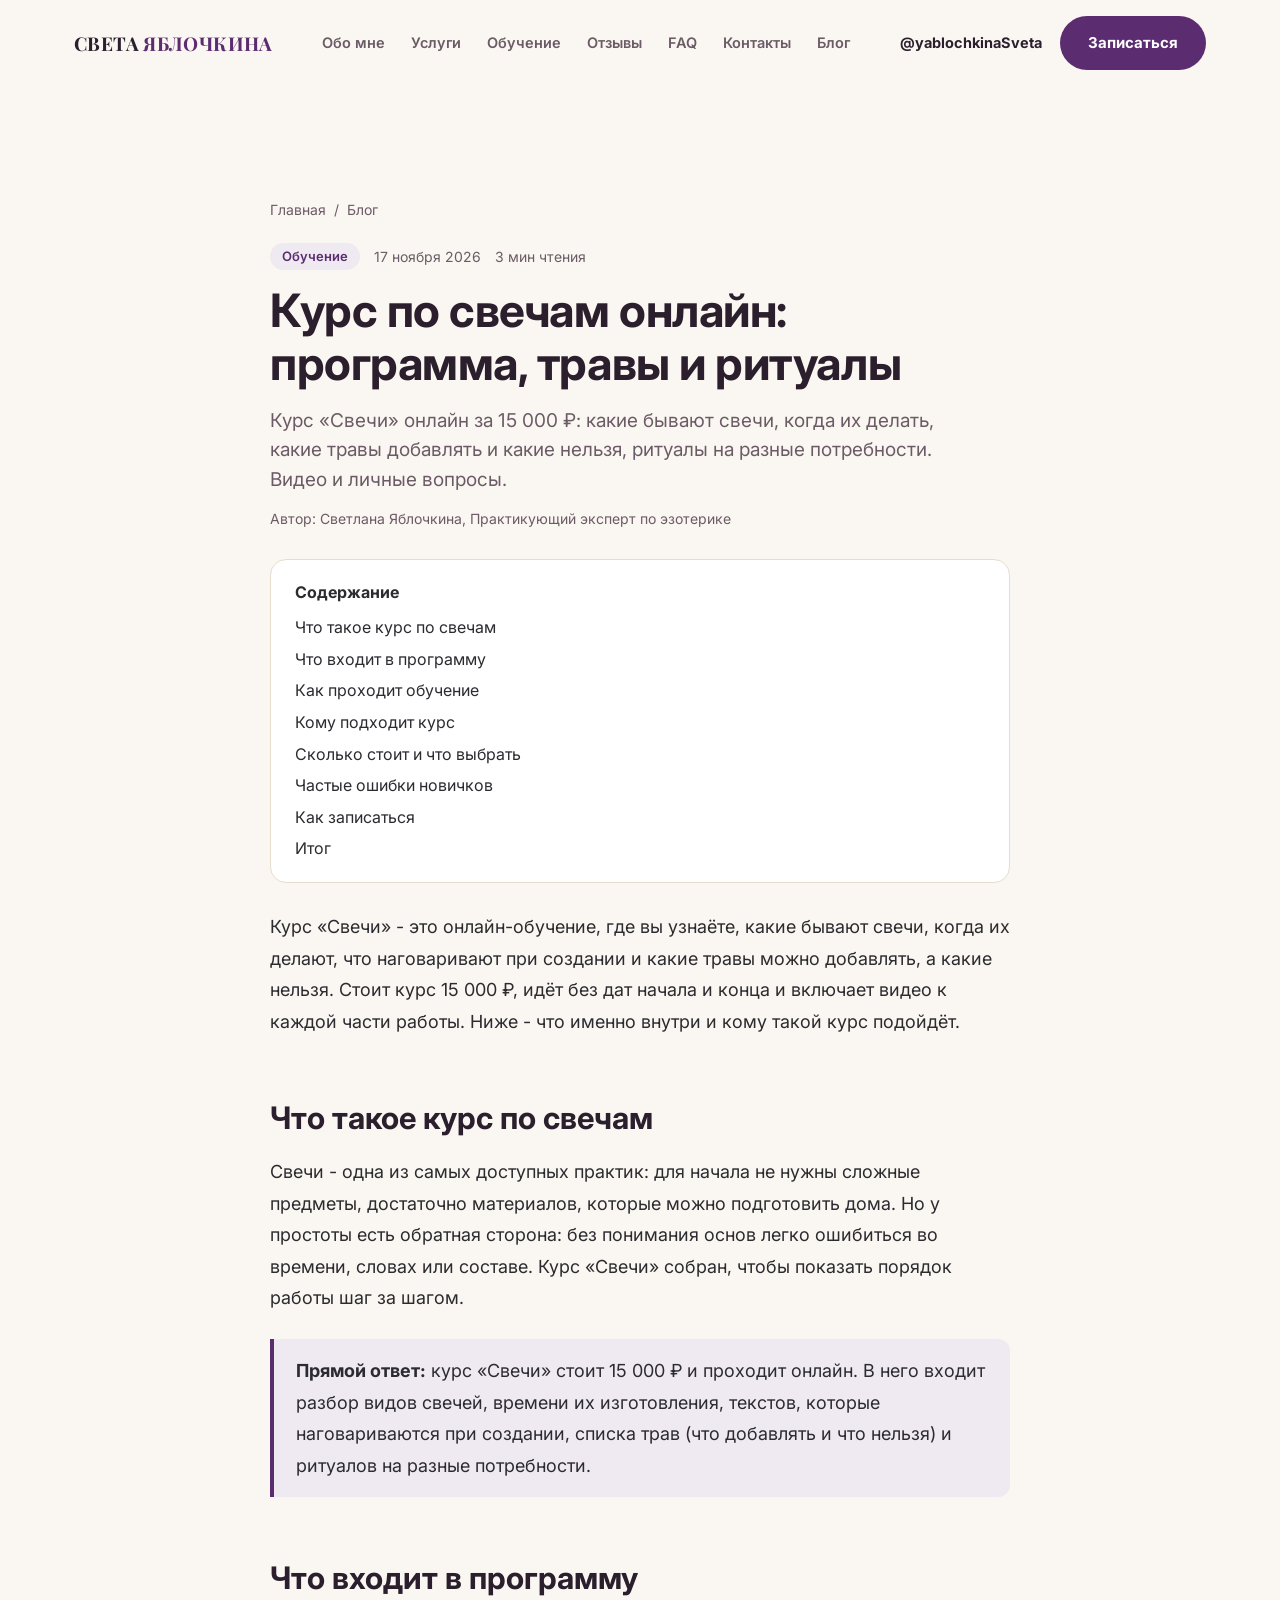
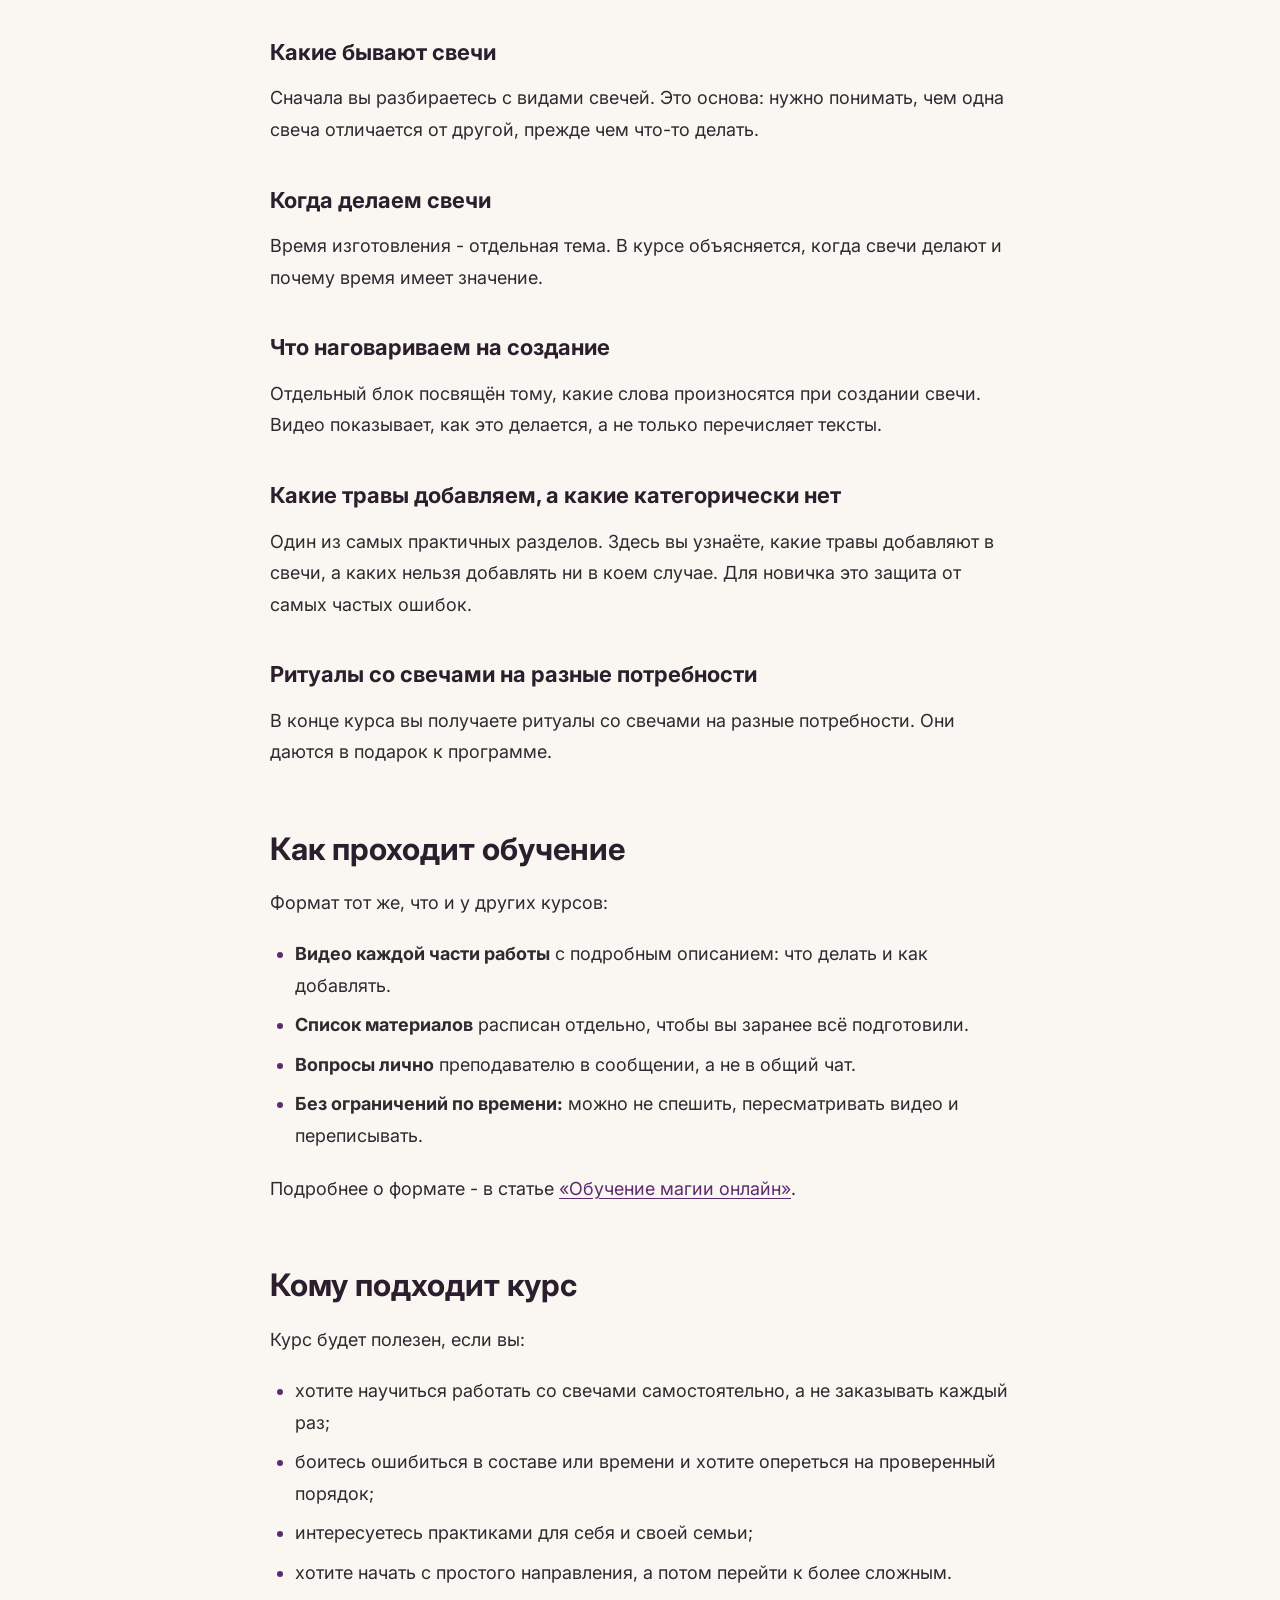
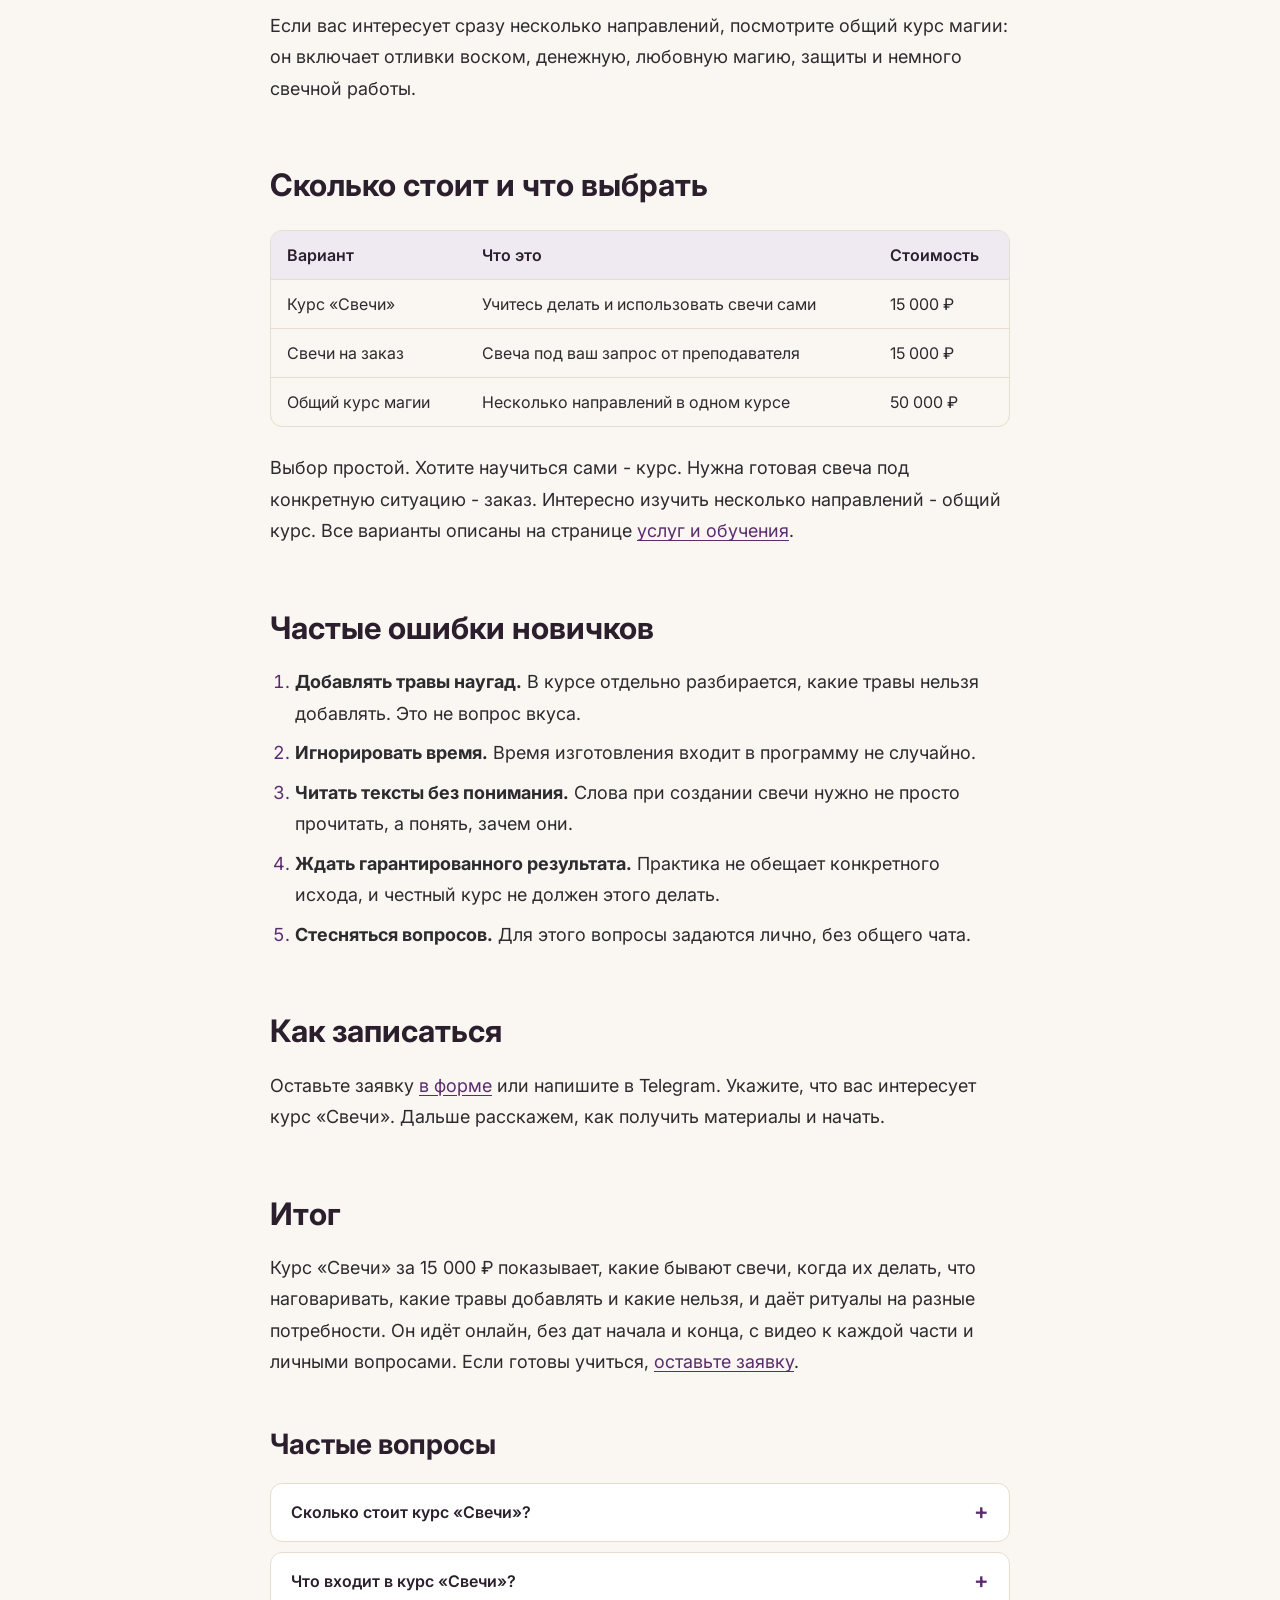
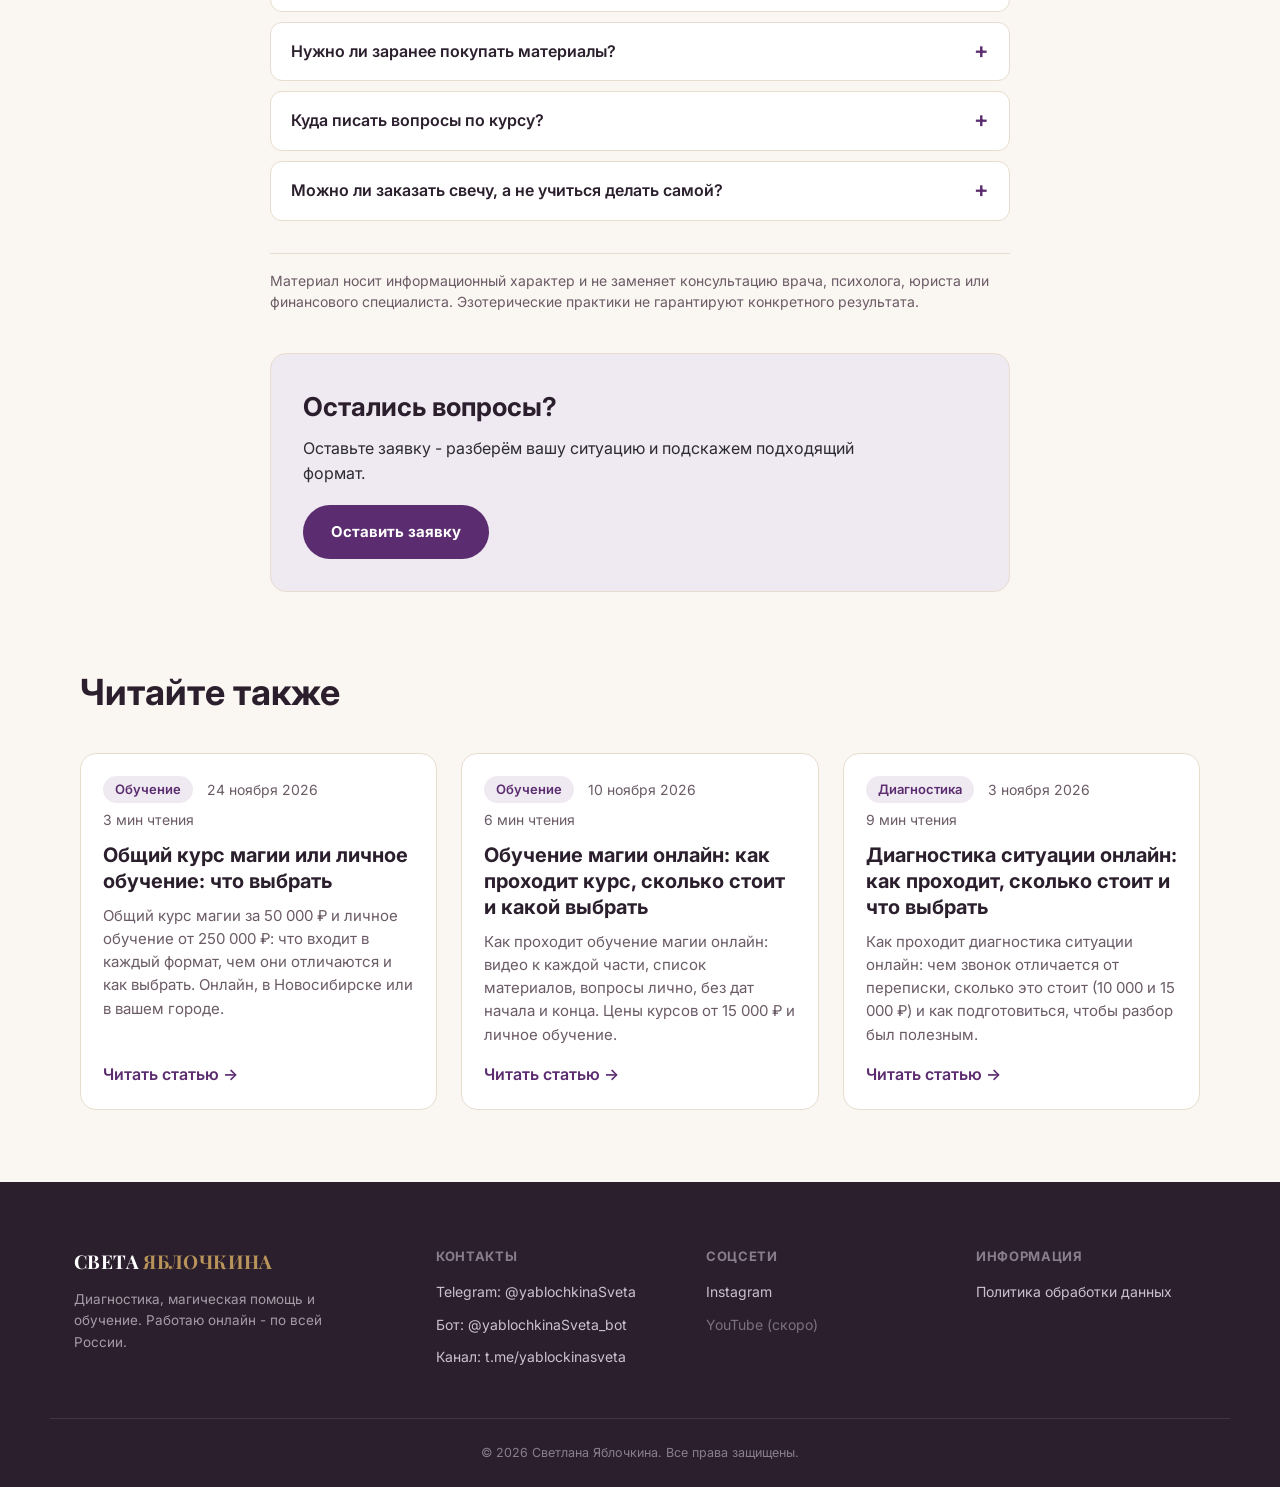
<file: blog/kurs-svechi-onlayn/index.html>
<!DOCTYPE html>
<html lang="ru">
<head>
<meta charset="UTF-8">
<meta name="viewport" content="width=device-width, initial-scale=1.0">
<title>Курс по свечам онлайн: что входит и сколько стоит</title>
<meta name="description" content="Курс «Свечи» онлайн за 15 000 ₽: какие бывают свечи, когда их делать, какие травы добавлять и какие нельзя, ритуалы на разные потребности. Видео и личные вопросы.">
<link rel="canonical" href="https://iskra-rv.ru/blog/kurs-svechi-onlayn/">
<meta name="robots" content="index, follow, max-image-preview:large">
<meta property="og:type" content="article">
<meta property="og:title" content="Курс по свечам онлайн: что входит и сколько стоит">
<meta property="og:description" content="Курс «Свечи» онлайн за 15 000 ₽: какие бывают свечи, когда их делать, какие травы добавлять и какие нельзя, ритуалы на разные потребности. Видео и личные вопросы.">
<meta property="og:url" content="https://iskra-rv.ru/blog/kurs-svechi-onlayn/">
<meta property="og:locale" content="ru_RU">

<link rel="alternate" type="application/rss+xml" title="Светлана Яблочкина — блог" href="https://iskra-rv.ru/feed.xml">

<link rel="preconnect" href="https://fonts.googleapis.com">
<link rel="preconnect" href="https://fonts.gstatic.com" crossorigin>
<link href="https://fonts.googleapis.com/css2?family=Playfair+Display:wght@500;600;700;800&family=Inter:wght@400;500;600;700;800&display=swap" rel="stylesheet">
<link rel="stylesheet" href="/styles.css">
<link rel="stylesheet" href="/blog/blog.css">
<link rel="stylesheet" href="/blog/blog.css">
<script type="application/ld+json">{"@context":"https://schema.org","@type":"Article","headline":"Курс по свечам онлайн: программа, травы и ритуалы","description":"Курс «Свечи» онлайн за 15 000 ₽: какие бывают свечи, когда их делать, какие травы добавлять и какие нельзя, ритуалы на разные потребности. Видео и личные вопросы.","inLanguage":"ru","datePublished":"2026-11-17","dateModified":"2026-11-17","mainEntityOfPage":"https://iskra-rv.ru/blog/kurs-svechi-onlayn/","author":{"@type":"Person","name":"Светлана Яблочкина"},"publisher":{"@type":"Organization","name":"Светлана Яблочкина","url":"https://iskra-rv.ru/"}}</script>
<script type="application/ld+json">{"@context":"https://schema.org","@type":"BreadcrumbList","itemListElement":[{"@type":"ListItem","position":1,"name":"Главная","item":"https://iskra-rv.ru/"},{"@type":"ListItem","position":2,"name":"Блог","item":"https://iskra-rv.ru/blog/"},{"@type":"ListItem","position":3,"name":"Курс по свечам онлайн: программа, травы и ритуалы","item":"https://iskra-rv.ru/blog/kurs-svechi-onlayn/"}]}</script>
<script type="application/ld+json">{"@context":"https://schema.org","@type":"FAQPage","mainEntity":[{"@type":"Question","name":"Сколько стоит курс «Свечи»?","acceptedAnswer":{"@type":"Answer","text":"Курс «Свечи» стоит 15 000 ₽. Он проходит онлайн, без дат начала и конца, с видео к каждой части работы."}},{"@type":"Question","name":"Что входит в курс «Свечи»?","acceptedAnswer":{"@type":"Answer","text":"Какие бывают свечи, когда их делают, что наговаривают на создание, какие травы добавляют и какие категорически нельзя, а также ритуалы со свечами на разные потребности в подарок."}},{"@type":"Question","name":"Нужно ли заранее покупать материалы?","acceptedAnswer":{"@type":"Answer","text":"Материалы для каждой практики расписаны отдельно, так что вы заранее знаете, что нужно подготовить."}},{"@type":"Question","name":"Куда писать вопросы по курсу?","acceptedAnswer":{"@type":"Answer","text":"Лично преподавателю в сообщении, а не в общий чат."}},{"@type":"Question","name":"Можно ли заказать свечу, а не учиться делать самой?","acceptedAnswer":{"@type":"Answer","text":"Да, свечи на разные потребности можно заказать отдельно, стоимость 15 000 ₽."}}]}</script>
</head>
<body class="b-page">
<header class="header" id="header">
  <div class="header__inner container">
    <a href="/#top" class="logo">СВЕТА <span>ЯБЛОЧКИНА</span></a>
    <nav class="nav" id="nav">
      <a href="/#about">Обо мне</a>
      <a href="/#services">Услуги</a>
      <a href="/#courses">Обучение</a>
      <a href="/#reviews">Отзывы</a>
      <a href="/#faq">FAQ</a>
      <a href="/#contacts">Контакты</a>
    <!-- BLOGNAV:START --><a href="/blog/">Блог</a><!-- BLOGNAV:END --></nav>
    <div class="header__actions">
      <a href="https://t.me/yablochkinaSveta" class="header__phone" target="_blank" rel="noopener">@yablochkinaSveta</a>
      <a href="/#form" class="btn btn--primary">Записаться</a>
      <button class="burger" id="burger" aria-label="Меню"><span></span><span></span><span></span></button>
    </div>
  </div>
</header>
<main class="blog">

<article class="b-article">
  <nav class="b-crumbs" aria-label="Хлебные крошки"><a href="/">Главная</a><span>/</span><a href="/blog/">Блог</a></nav>
  
  <header class="b-head">
    <div class="b-meta"><span class="b-chip">Обучение</span><time datetime="2026-11-17">17 ноября 2026</time><span>3 мин чтения</span></div>
    <h1>Курс по свечам онлайн: программа, травы и ритуалы</h1>
    <p class="b-lead">Курс «Свечи» онлайн за 15 000 ₽: какие бывают свечи, когда их делать, какие травы добавлять и какие нельзя, ритуалы на разные потребности. Видео и личные вопросы.</p>
    <p class="b-author">Автор: Светлана Яблочкина, Практикующий эксперт по эзотерике</p>
  </header>
  
  <nav class="b-toc" aria-label="Содержание"><strong>Содержание</strong><ol><li><a href="#chto-takoe-kurs-po-svecham">Что такое курс по свечам</a></li><li><a href="#chto-vhodit-v-programmu">Что входит в программу</a></li><li><a href="#kak-prohodit-obuchenie">Как проходит обучение</a></li><li><a href="#komu-podhodit-kurs">Кому подходит курс</a></li><li><a href="#skolko-stoit-i-chto-vybrat">Сколько стоит и что выбрать</a></li><li><a href="#chastye-oshibki-novichkov">Частые ошибки новичков</a></li><li><a href="#kak-zapisatsya">Как записаться</a></li><li><a href="#itog">Итог</a></li></ol></nav>
  <div class="b-content"><p>Курс «Свечи» - это онлайн-обучение, где вы узнаёте, какие бывают свечи, когда их делают, что наговаривают при создании и какие травы можно добавлять, а какие нельзя. Стоит курс 15 000 ₽, идёт без дат начала и конца и включает видео к каждой части работы. Ниже - что именно внутри и кому такой курс подойдёт.</p>
<h2 id="chto-takoe-kurs-po-svecham">Что такое курс по свечам</h2>
<p>Свечи - одна из самых доступных практик: для начала не нужны сложные предметы, достаточно материалов, которые можно подготовить дома. Но у простоты есть обратная сторона: без понимания основ легко ошибиться во времени, словах или составе. Курс «Свечи» собран, чтобы показать порядок работы шаг за шагом.</p>
<blockquote><p><strong>Прямой ответ:</strong> курс «Свечи» стоит 15 000 ₽ и проходит онлайн. В него входит разбор видов свечей, времени их изготовления, текстов, которые наговариваются при создании, списка трав (что добавлять и что нельзя) и ритуалов на разные потребности.</p></blockquote>
<h2 id="chto-vhodit-v-programmu">Что входит в программу</h2>
<h3 id="kakie-byvayut-svechi">Какие бывают свечи</h3>
<p>Сначала вы разбираетесь с видами свечей. Это основа: нужно понимать, чем одна свеча отличается от другой, прежде чем что-то делать.</p>
<h3 id="kogda-delaem-svechi">Когда делаем свечи</h3>
<p>Время изготовления - отдельная тема. В курсе объясняется, когда свечи делают и почему время имеет значение.</p>
<h3 id="chto-nagovarivaem-na-sozdanie">Что наговариваем на создание</h3>
<p>Отдельный блок посвящён тому, какие слова произносятся при создании свечи. Видео показывает, как это делается, а не только перечисляет тексты.</p>
<h3 id="kakie-travy-dobavlyaem-a-kakie-kategoricheski-net">Какие травы добавляем, а какие категорически нет</h3>
<p>Один из самых практичных разделов. Здесь вы узнаёте, какие травы добавляют в свечи, а каких нельзя добавлять ни в коем случае. Для новичка это защита от самых частых ошибок.</p>
<h3 id="ritualy-so-svechami-na-raznye-potrebnosti">Ритуалы со свечами на разные потребности</h3>
<p>В конце курса вы получаете ритуалы со свечами на разные потребности. Они даются в подарок к программе.</p>
<h2 id="kak-prohodit-obuchenie">Как проходит обучение</h2>
<p>Формат тот же, что и у других курсов:</p>
<ul><li><strong>Видео каждой части работы</strong> с подробным описанием: что делать и как добавлять.</li><li><strong>Список материалов</strong> расписан отдельно, чтобы вы заранее всё подготовили.</li><li><strong>Вопросы лично</strong> преподавателю в сообщении, а не в общий чат.</li><li><strong>Без ограничений по времени:</strong> можно не спешить, пересматривать видео и переписывать.</li></ul>
<p>Подробнее о формате - в статье <a href="/blog/obuchenie-magii-onlayn/">«Обучение магии онлайн»</a>.</p>
<h2 id="komu-podhodit-kurs">Кому подходит курс</h2>
<p>Курс будет полезен, если вы:</p>
<ul><li>хотите научиться работать со свечами самостоятельно, а не заказывать каждый раз;</li><li>боитесь ошибиться в составе или времени и хотите опереться на проверенный порядок;</li><li>интересуетесь практиками для себя и своей семьи;</li><li>хотите начать с простого направления, а потом перейти к более сложным.</li></ul>
<p>Если вас интересует сразу несколько направлений, посмотрите общий курс магии: он включает отливки воском, денежную, любовную магию, защиты и немного свечной работы.</p>
<h2 id="skolko-stoit-i-chto-vybrat">Сколько стоит и что выбрать</h2>
<div class="b-table"><table><thead><tr><th>Вариант</th><th>Что это</th><th>Стоимость</th></tr></thead><tbody><tr><td>Курс «Свечи»</td><td>Учитесь делать и использовать свечи сами</td><td>15 000 ₽</td></tr><tr><td>Свечи на заказ</td><td>Свеча под ваш запрос от преподавателя</td><td>15 000 ₽</td></tr><tr><td>Общий курс магии</td><td>Несколько направлений в одном курсе</td><td>50 000 ₽</td></tr></tbody></table></div>
<p>Выбор простой. Хотите научиться сами - курс. Нужна готовая свеча под конкретную ситуацию - заказ. Интересно изучить несколько направлений - общий курс. Все варианты описаны на странице <a href="/#courses">услуг и обучения</a>.</p>
<h2 id="chastye-oshibki-novichkov">Частые ошибки новичков</h2>
<ol><li><strong>Добавлять травы наугад.</strong> В курсе отдельно разбирается, какие травы нельзя добавлять. Это не вопрос вкуса.</li><li><strong>Игнорировать время.</strong> Время изготовления входит в программу не случайно.</li><li><strong>Читать тексты без понимания.</strong> Слова при создании свечи нужно не просто прочитать, а понять, зачем они.</li><li><strong>Ждать гарантированного результата.</strong> Практика не обещает конкретного исхода, и честный курс не должен этого делать.</li><li><strong>Стесняться вопросов.</strong> Для этого вопросы задаются лично, без общего чата.</li></ol>
<h2 id="kak-zapisatsya">Как записаться</h2>
<p>Оставьте заявку <a href="/#form">в форме</a> или напишите в Telegram. Укажите, что вас интересует курс «Свечи». Дальше расскажем, как получить материалы и начать.</p>
<h2 id="itog">Итог</h2>
<p>Курс «Свечи» за 15 000 ₽ показывает, какие бывают свечи, когда их делать, что наговаривать, какие травы добавлять и какие нельзя, и даёт ритуалы на разные потребности. Он идёт онлайн, без дат начала и конца, с видео к каждой части и личными вопросами. Если готовы учиться, <a href="/#form">оставьте заявку</a>.</p></div>
  <section class="b-faq"><h2>Частые вопросы</h2><details><summary>Сколько стоит курс «Свечи»?</summary><p>Курс «Свечи» стоит 15 000 ₽. Он проходит онлайн, без дат начала и конца, с видео к каждой части работы.</p></details><details><summary>Что входит в курс «Свечи»?</summary><p>Какие бывают свечи, когда их делают, что наговаривают на создание, какие травы добавляют и какие категорически нельзя, а также ритуалы со свечами на разные потребности в подарок.</p></details><details><summary>Нужно ли заранее покупать материалы?</summary><p>Материалы для каждой практики расписаны отдельно, так что вы заранее знаете, что нужно подготовить.</p></details><details><summary>Куда писать вопросы по курсу?</summary><p>Лично преподавателю в сообщении, а не в общий чат.</p></details><details><summary>Можно ли заказать свечу, а не учиться делать самой?</summary><p>Да, свечи на разные потребности можно заказать отдельно, стоимость 15 000 ₽.</p></details></section>
  <p class="b-disclaimer">Материал носит информационный характер и не заменяет консультацию врача, психолога, юриста или финансового специалиста. Эзотерические практики не гарантируют конкретного результата.</p>
  <aside class="b-cta"><h2>Остались вопросы?</h2><p>Оставьте заявку - разберём вашу ситуацию и подскажем подходящий формат.</p><a class="btn btn--primary b-cta__btn" href="/#form">Оставить заявку</a></aside>
</article>
<section class="b-related"><h2>Читайте также</h2><div class="b-grid"><article class="b-card">
  
  <div class="b-card__body">
    <div class="b-meta"><span class="b-chip">Обучение</span><time datetime="2026-11-24">24 ноября 2026</time><span>3 мин чтения</span></div>
    <h3><a href="/blog/obshchiy-kurs-magii-i-lichnoe-obuchenie/">Общий курс магии или личное обучение: что выбрать</a></h3>
    <p>Общий курс магии за 50 000 ₽ и личное обучение от 250 000 ₽: что входит в каждый формат, чем они отличаются и как выбрать. Онлайн, в Новосибирске или в вашем городе.</p>
    <a class="b-more" href="/blog/obshchiy-kurs-magii-i-lichnoe-obuchenie/">Читать статью</a>
  </div>
</article><article class="b-card">
  
  <div class="b-card__body">
    <div class="b-meta"><span class="b-chip">Обучение</span><time datetime="2026-11-10">10 ноября 2026</time><span>6 мин чтения</span></div>
    <h3><a href="/blog/obuchenie-magii-onlayn/">Обучение магии онлайн: как проходит курс, сколько стоит и какой выбрать</a></h3>
    <p>Как проходит обучение магии онлайн: видео к каждой части, список материалов, вопросы лично, без дат начала и конца. Цены курсов от 15 000 ₽ и личное обучение.</p>
    <a class="b-more" href="/blog/obuchenie-magii-onlayn/">Читать статью</a>
  </div>
</article><article class="b-card">
  
  <div class="b-card__body">
    <div class="b-meta"><span class="b-chip">Диагностика</span><time datetime="2026-11-03">3 ноября 2026</time><span>9 мин чтения</span></div>
    <h3><a href="/blog/diagnostika-situacii-onlayn/">Диагностика ситуации онлайн: как проходит, сколько стоит и что выбрать</a></h3>
    <p>Как проходит диагностика ситуации онлайн: чем звонок отличается от переписки, сколько это стоит (10 000 и 15 000 ₽) и как подготовиться, чтобы разбор был полезным.</p>
    <a class="b-more" href="/blog/diagnostika-situacii-onlayn/">Читать статью</a>
  </div>
</article></div></section>
</main>
<footer class="footer" id="contacts">
  <div class="container footer__inner">
    <div class="footer__brand">
      <div class="logo">СВЕТА <span>ЯБЛОЧКИНА</span></div>
      <p>Диагностика, магическая помощь и обучение. Работаю онлайн - по всей России.</p>
    </div>
    <div class="footer__col">
      <h4>Контакты</h4>
      <a href="https://t.me/yablochkinaSveta" target="_blank" rel="noopener">Telegram: @yablochkinaSveta</a>
      <a href="https://t.me/yablochkinaSveta_bot" target="_blank" rel="noopener">Бот: @yablochkinaSveta_bot</a>
      <a href="https://t.me/yablockinasveta" target="_blank" rel="noopener">Канал: t.me/yablockinasveta</a>
    </div>
    <div class="footer__col">
      <h4>Соцсети</h4>
      <a href="https://www.instagram.com/sveta_moto_magic" target="_blank" rel="noopener">Instagram</a>
      <a href="/#" onclick="return false" style="opacity:.5;cursor:default">YouTube (скоро)</a>
    </div>
    <div class="footer__col">
      <h4>Информация</h4>
      <a href="/privacy.html">Политика обработки данных</a>
    </div>
  </div>
  <div class="container footer__bottom">
    <span>© <span id="year"></span> Светлана Яблочкина. Все права защищены.</span>
  </div>
</footer>
<script src="/script.js" defer></script>

</body>
</html>
</file>
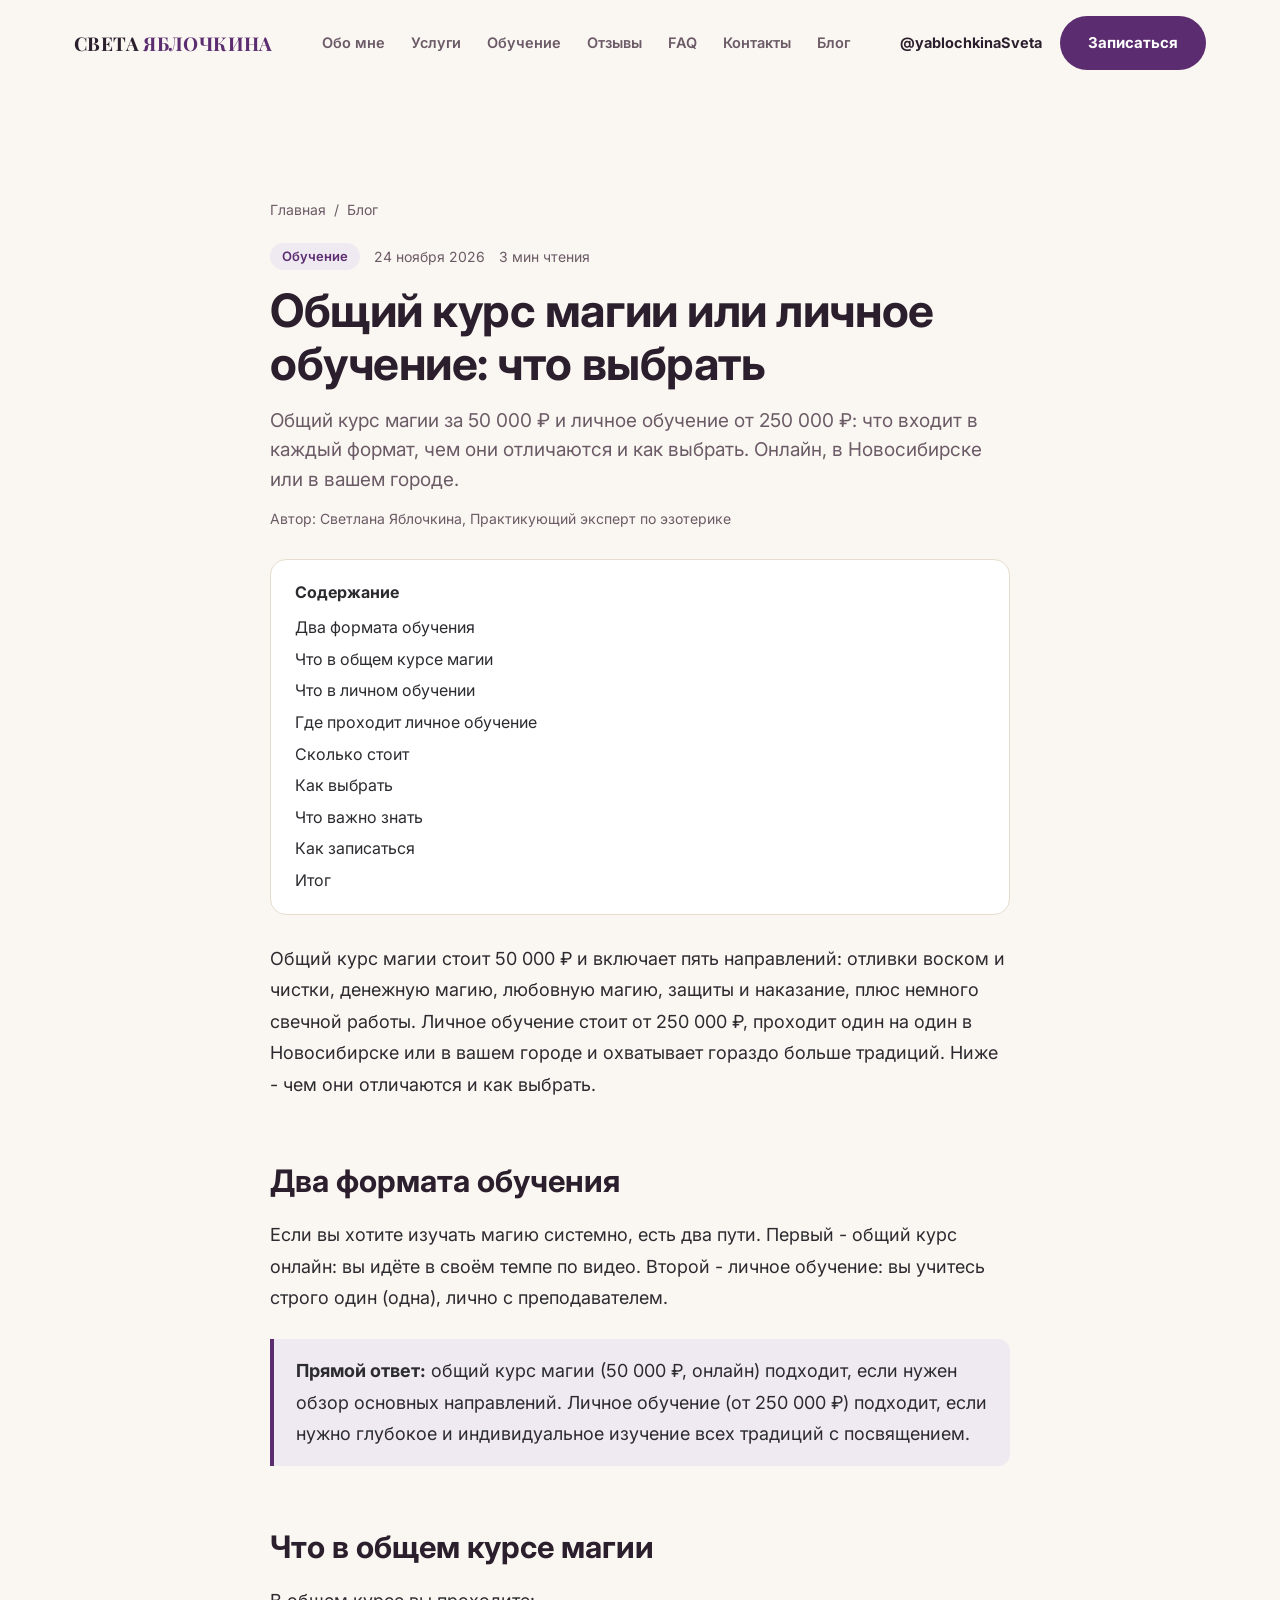
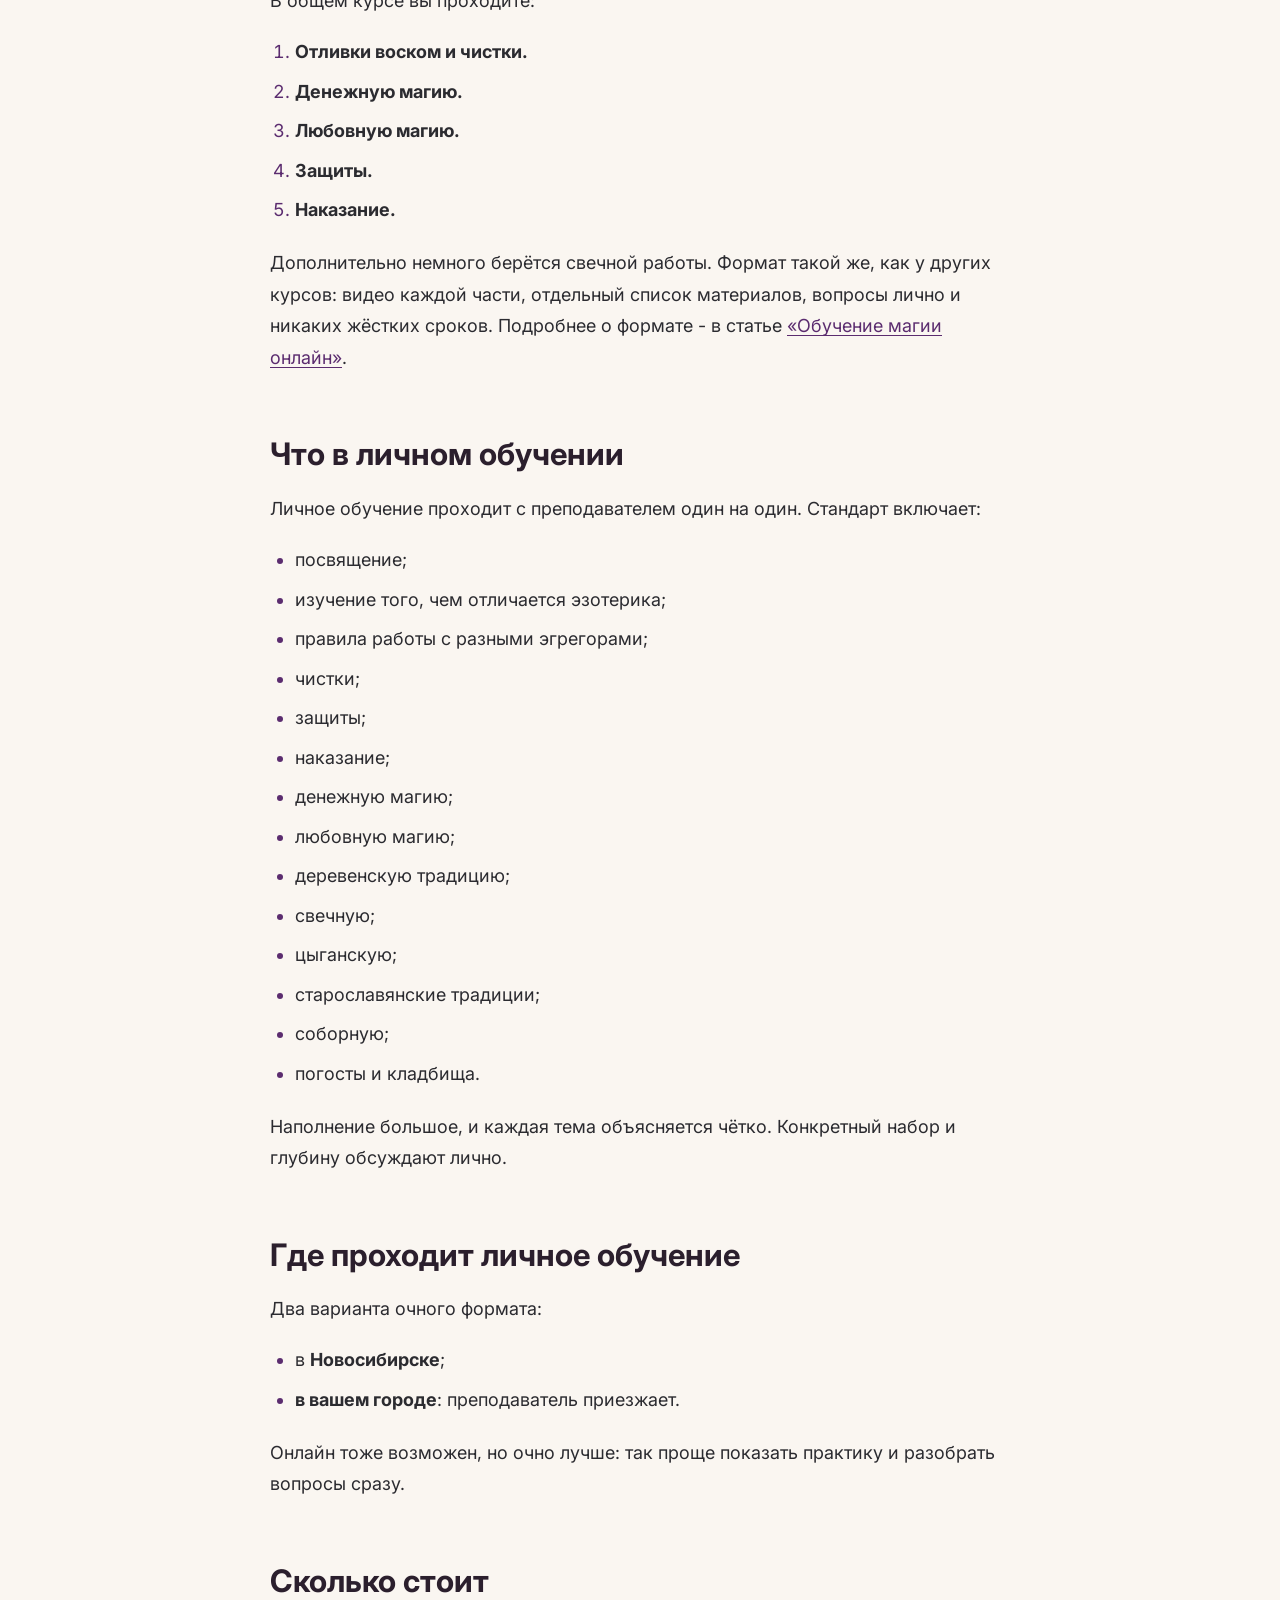
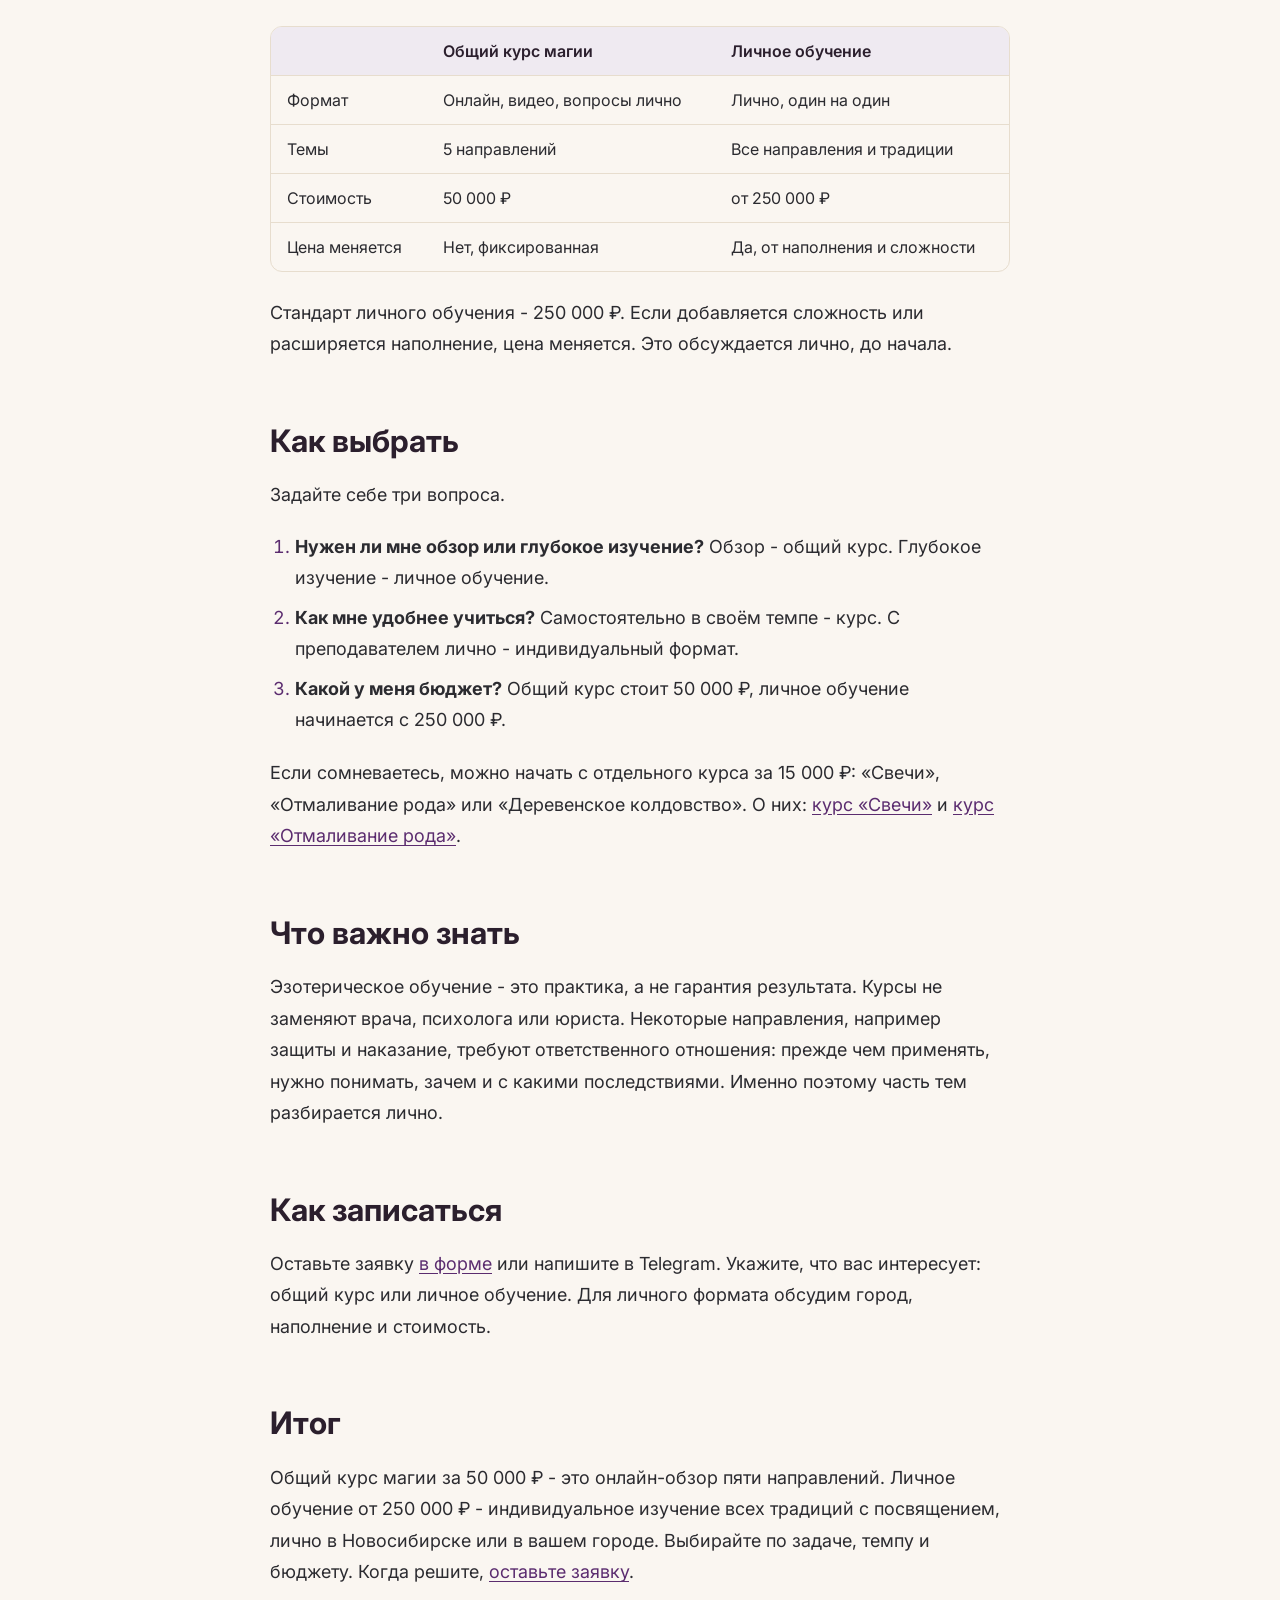
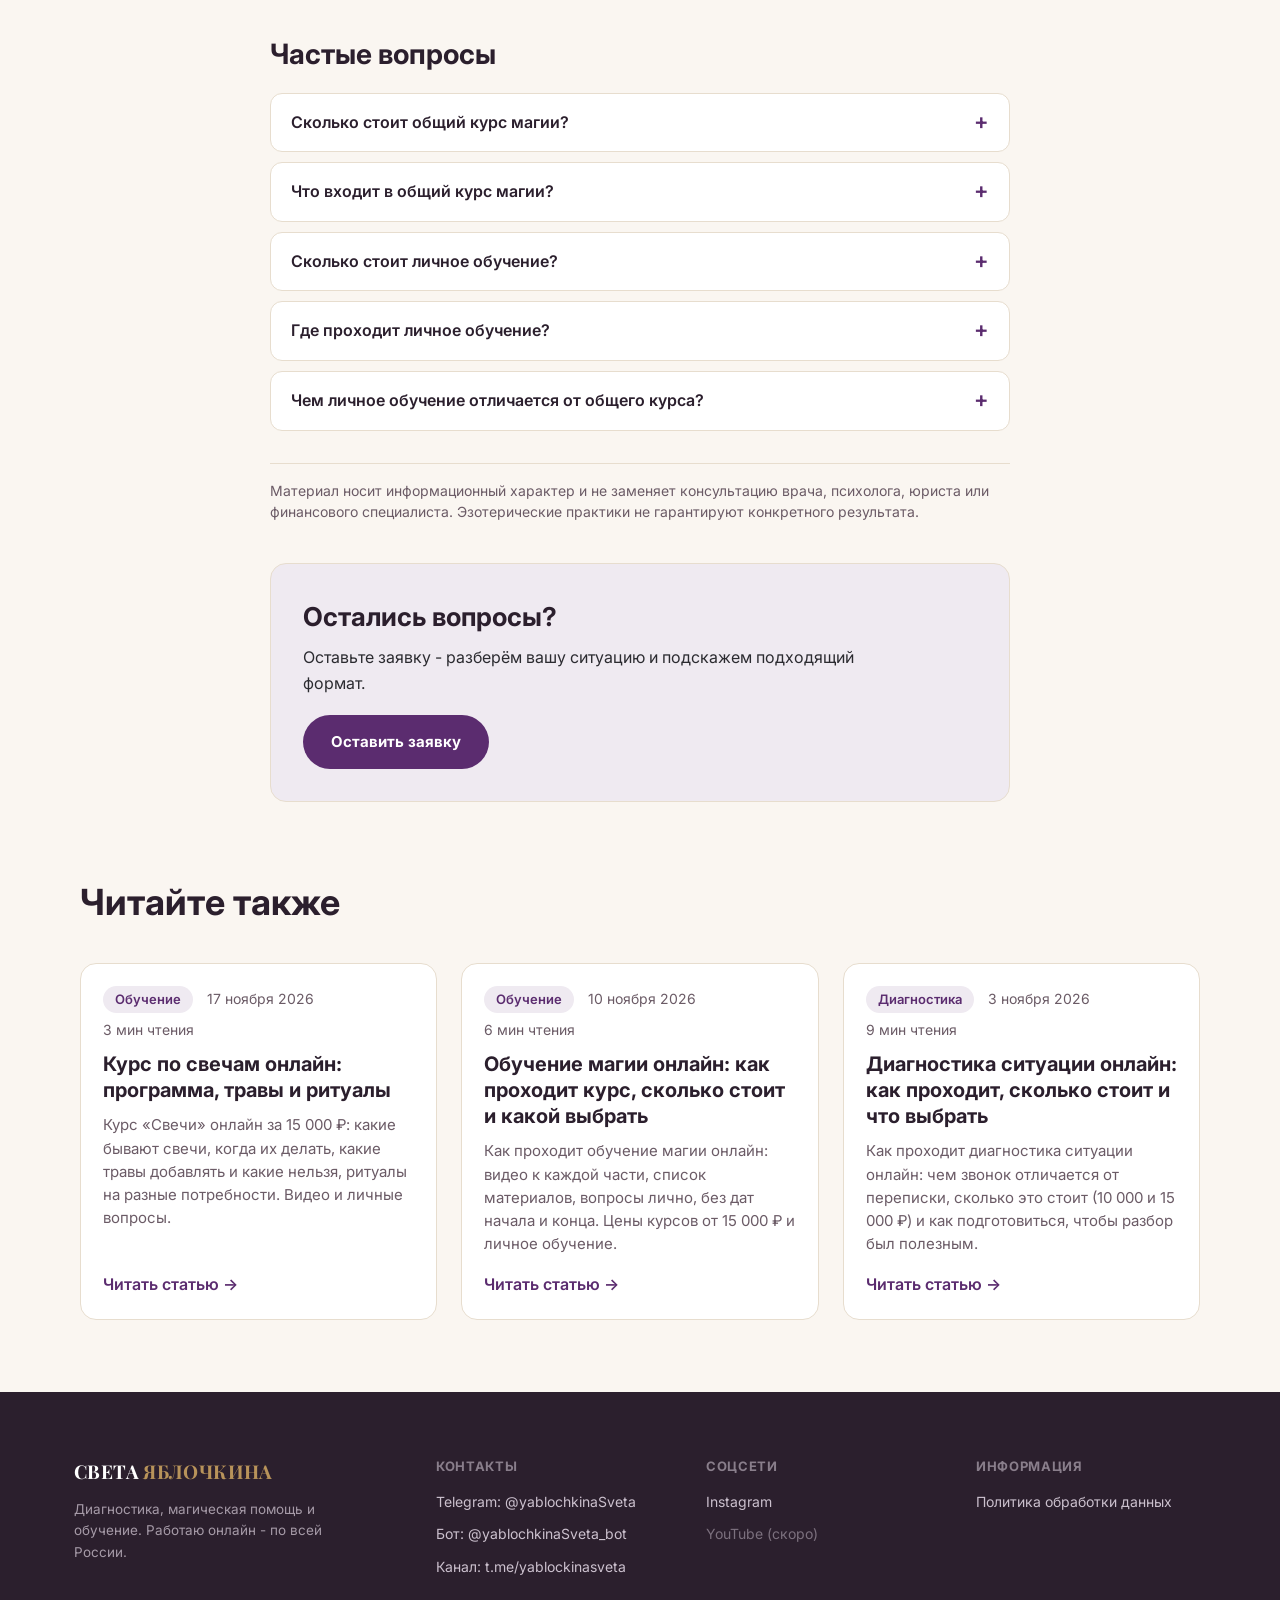
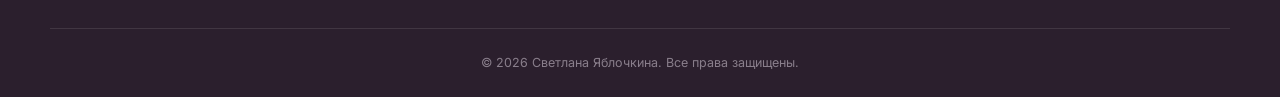
<file: blog/obshchiy-kurs-magii-i-lichnoe-obuchenie/index.html>
<!DOCTYPE html>
<html lang="ru">
<head>
<meta charset="UTF-8">
<meta name="viewport" content="width=device-width, initial-scale=1.0">
<title>Общий курс магии и личное обучение: что выбрать</title>
<meta name="description" content="Общий курс магии за 50 000 ₽ и личное обучение от 250 000 ₽: что входит в каждый формат, чем они отличаются и как выбрать. Онлайн, в Новосибирске или в вашем городе.">
<link rel="canonical" href="https://iskra-rv.ru/blog/obshchiy-kurs-magii-i-lichnoe-obuchenie/">
<meta name="robots" content="index, follow, max-image-preview:large">
<meta property="og:type" content="article">
<meta property="og:title" content="Общий курс магии и личное обучение: что выбрать">
<meta property="og:description" content="Общий курс магии за 50 000 ₽ и личное обучение от 250 000 ₽: что входит в каждый формат, чем они отличаются и как выбрать. Онлайн, в Новосибирске или в вашем городе.">
<meta property="og:url" content="https://iskra-rv.ru/blog/obshchiy-kurs-magii-i-lichnoe-obuchenie/">
<meta property="og:locale" content="ru_RU">

<link rel="alternate" type="application/rss+xml" title="Светлана Яблочкина — блог" href="https://iskra-rv.ru/feed.xml">

<link rel="preconnect" href="https://fonts.googleapis.com">
<link rel="preconnect" href="https://fonts.gstatic.com" crossorigin>
<link href="https://fonts.googleapis.com/css2?family=Playfair+Display:wght@500;600;700;800&family=Inter:wght@400;500;600;700;800&display=swap" rel="stylesheet">
<link rel="stylesheet" href="/styles.css">
<link rel="stylesheet" href="/blog/blog.css">
<link rel="stylesheet" href="/blog/blog.css">
<script type="application/ld+json">{"@context":"https://schema.org","@type":"Article","headline":"Общий курс магии или личное обучение: что выбрать","description":"Общий курс магии за 50 000 ₽ и личное обучение от 250 000 ₽: что входит в каждый формат, чем они отличаются и как выбрать. Онлайн, в Новосибирске или в вашем городе.","inLanguage":"ru","datePublished":"2026-11-24","dateModified":"2026-11-24","mainEntityOfPage":"https://iskra-rv.ru/blog/obshchiy-kurs-magii-i-lichnoe-obuchenie/","author":{"@type":"Person","name":"Светлана Яблочкина"},"publisher":{"@type":"Organization","name":"Светлана Яблочкина","url":"https://iskra-rv.ru/"}}</script>
<script type="application/ld+json">{"@context":"https://schema.org","@type":"BreadcrumbList","itemListElement":[{"@type":"ListItem","position":1,"name":"Главная","item":"https://iskra-rv.ru/"},{"@type":"ListItem","position":2,"name":"Блог","item":"https://iskra-rv.ru/blog/"},{"@type":"ListItem","position":3,"name":"Общий курс магии или личное обучение: что выбрать","item":"https://iskra-rv.ru/blog/obshchiy-kurs-magii-i-lichnoe-obuchenie/"}]}</script>
<script type="application/ld+json">{"@context":"https://schema.org","@type":"FAQPage","mainEntity":[{"@type":"Question","name":"Сколько стоит общий курс магии?","acceptedAnswer":{"@type":"Answer","text":"Общий курс магии стоит 50 000 ₽. Он проходит онлайн, без дат начала и конца."}},{"@type":"Question","name":"Что входит в общий курс магии?","acceptedAnswer":{"@type":"Answer","text":"Отливки воском и чистки, денежная магия, любовная магия, защиты, наказание и немного свечной работы."}},{"@type":"Question","name":"Сколько стоит личное обучение?","acceptedAnswer":{"@type":"Answer","text":"Стандарт начинается от 250 000 ₽. Цена зависит от наполнения и сложности и обсуждается лично."}},{"@type":"Question","name":"Где проходит личное обучение?","acceptedAnswer":{"@type":"Answer","text":"В Новосибирске или в вашем городе. Онлайн тоже возможен, но очно лучше."}},{"@type":"Question","name":"Чем личное обучение отличается от общего курса?","acceptedAnswer":{"@type":"Answer","text":"На личном обучении вы занимаетесь строго один (одна), а набор тем гораздо шире: посвящение, разные традиции, соборная магия, погосты и кладбища."}}]}</script>
</head>
<body class="b-page">
<header class="header" id="header">
  <div class="header__inner container">
    <a href="/#top" class="logo">СВЕТА <span>ЯБЛОЧКИНА</span></a>
    <nav class="nav" id="nav">
      <a href="/#about">Обо мне</a>
      <a href="/#services">Услуги</a>
      <a href="/#courses">Обучение</a>
      <a href="/#reviews">Отзывы</a>
      <a href="/#faq">FAQ</a>
      <a href="/#contacts">Контакты</a>
    <!-- BLOGNAV:START --><a href="/blog/">Блог</a><!-- BLOGNAV:END --></nav>
    <div class="header__actions">
      <a href="https://t.me/yablochkinaSveta" class="header__phone" target="_blank" rel="noopener">@yablochkinaSveta</a>
      <a href="/#form" class="btn btn--primary">Записаться</a>
      <button class="burger" id="burger" aria-label="Меню"><span></span><span></span><span></span></button>
    </div>
  </div>
</header>
<main class="blog">

<article class="b-article">
  <nav class="b-crumbs" aria-label="Хлебные крошки"><a href="/">Главная</a><span>/</span><a href="/blog/">Блог</a></nav>
  
  <header class="b-head">
    <div class="b-meta"><span class="b-chip">Обучение</span><time datetime="2026-11-24">24 ноября 2026</time><span>3 мин чтения</span></div>
    <h1>Общий курс магии или личное обучение: что выбрать</h1>
    <p class="b-lead">Общий курс магии за 50 000 ₽ и личное обучение от 250 000 ₽: что входит в каждый формат, чем они отличаются и как выбрать. Онлайн, в Новосибирске или в вашем городе.</p>
    <p class="b-author">Автор: Светлана Яблочкина, Практикующий эксперт по эзотерике</p>
  </header>
  
  <nav class="b-toc" aria-label="Содержание"><strong>Содержание</strong><ol><li><a href="#dva-formata-obucheniya">Два формата обучения</a></li><li><a href="#chto-v-obschem-kurse-magii">Что в общем курсе магии</a></li><li><a href="#chto-v-lichnom-obuchenii">Что в личном обучении</a></li><li><a href="#gde-prohodit-lichnoe-obuchenie">Где проходит личное обучение</a></li><li><a href="#skolko-stoit">Сколько стоит</a></li><li><a href="#kak-vybrat">Как выбрать</a></li><li><a href="#chto-vazhno-znat">Что важно знать</a></li><li><a href="#kak-zapisatsya">Как записаться</a></li><li><a href="#itog">Итог</a></li></ol></nav>
  <div class="b-content"><p>Общий курс магии стоит 50 000 ₽ и включает пять направлений: отливки воском и чистки, денежную магию, любовную магию, защиты и наказание, плюс немного свечной работы. Личное обучение стоит от 250 000 ₽, проходит один на один в Новосибирске или в вашем городе и охватывает гораздо больше традиций. Ниже - чем они отличаются и как выбрать.</p>
<h2 id="dva-formata-obucheniya">Два формата обучения</h2>
<p>Если вы хотите изучать магию системно, есть два пути. Первый - общий курс онлайн: вы идёте в своём темпе по видео. Второй - личное обучение: вы учитесь строго один (одна), лично с преподавателем.</p>
<blockquote><p><strong>Прямой ответ:</strong> общий курс магии (50 000 ₽, онлайн) подходит, если нужен обзор основных направлений. Личное обучение (от 250 000 ₽) подходит, если нужно глубокое и индивидуальное изучение всех традиций с посвящением.</p></blockquote>
<h2 id="chto-v-obschem-kurse-magii">Что в общем курсе магии</h2>
<p>В общем курсе вы проходите:</p>
<ol><li><strong>Отливки воском и чистки.</strong></li><li><strong>Денежную магию.</strong></li><li><strong>Любовную магию.</strong></li><li><strong>Защиты.</strong></li><li><strong>Наказание.</strong></li></ol>
<p>Дополнительно немного берётся свечной работы. Формат такой же, как у других курсов: видео каждой части, отдельный список материалов, вопросы лично и никаких жёстких сроков. Подробнее о формате - в статье <a href="/blog/obuchenie-magii-onlayn/">«Обучение магии онлайн»</a>.</p>
<h2 id="chto-v-lichnom-obuchenii">Что в личном обучении</h2>
<p>Личное обучение проходит с преподавателем один на один. Стандарт включает:</p>
<ul><li>посвящение;</li><li>изучение того, чем отличается эзотерика;</li><li>правила работы с разными эгрегорами;</li><li>чистки;</li><li>защиты;</li><li>наказание;</li><li>денежную магию;</li><li>любовную магию;</li><li>деревенскую традицию;</li><li>свечную;</li><li>цыганскую;</li><li>старославянские традиции;</li><li>соборную;</li><li>погосты и кладбища.</li></ul>
<p>Наполнение большое, и каждая тема объясняется чётко. Конкретный набор и глубину обсуждают лично.</p>
<h2 id="gde-prohodit-lichnoe-obuchenie">Где проходит личное обучение</h2>
<p>Два варианта очного формата:</p>
<ul><li>в <strong>Новосибирске</strong>;</li><li><strong>в вашем городе</strong>: преподаватель приезжает.</li></ul>
<p>Онлайн тоже возможен, но очно лучше: так проще показать практику и разобрать вопросы сразу.</p>
<h2 id="skolko-stoit">Сколько стоит</h2>
<div class="b-table"><table><thead><tr><th></th><th>Общий курс магии</th><th>Личное обучение</th></tr></thead><tbody><tr><td>Формат</td><td>Онлайн, видео, вопросы лично</td><td>Лично, один на один</td></tr><tr><td>Темы</td><td>5 направлений</td><td>Все направления и традиции</td></tr><tr><td>Стоимость</td><td>50 000 ₽</td><td>от 250 000 ₽</td></tr><tr><td>Цена меняется</td><td>Нет, фиксированная</td><td>Да, от наполнения и сложности</td></tr></tbody></table></div>
<p>Стандарт личного обучения - 250 000 ₽. Если добавляется сложность или расширяется наполнение, цена меняется. Это обсуждается лично, до начала.</p>
<h2 id="kak-vybrat">Как выбрать</h2>
<p>Задайте себе три вопроса.</p>
<ol><li><strong>Нужен ли мне обзор или глубокое изучение?</strong> Обзор - общий курс. Глубокое изучение - личное обучение.</li><li><strong>Как мне удобнее учиться?</strong> Самостоятельно в своём темпе - курс. С преподавателем лично - индивидуальный формат.</li><li><strong>Какой у меня бюджет?</strong> Общий курс стоит 50 000 ₽, личное обучение начинается с 250 000 ₽.</li></ol>
<p>Если сомневаетесь, можно начать с отдельного курса за 15 000 ₽: «Свечи», «Отмаливание рода» или «Деревенское колдовство». О них: <a href="/blog/kurs-svechi-onlayn/">курс «Свечи»</a> и <a href="/blog/otmalivanie-roda-obuchenie/">курс «Отмаливание рода»</a>.</p>
<h2 id="chto-vazhno-znat">Что важно знать</h2>
<p>Эзотерическое обучение - это практика, а не гарантия результата. Курсы не заменяют врача, психолога или юриста. Некоторые направления, например защиты и наказание, требуют ответственного отношения: прежде чем применять, нужно понимать, зачем и с какими последствиями. Именно поэтому часть тем разбирается лично.</p>
<h2 id="kak-zapisatsya">Как записаться</h2>
<p>Оставьте заявку <a href="/#form">в форме</a> или напишите в Telegram. Укажите, что вас интересует: общий курс или личное обучение. Для личного формата обсудим город, наполнение и стоимость.</p>
<h2 id="itog">Итог</h2>
<p>Общий курс магии за 50 000 ₽ - это онлайн-обзор пяти направлений. Личное обучение от 250 000 ₽ - индивидуальное изучение всех традиций с посвящением, лично в Новосибирске или в вашем городе. Выбирайте по задаче, темпу и бюджету. Когда решите, <a href="/#form">оставьте заявку</a>.</p></div>
  <section class="b-faq"><h2>Частые вопросы</h2><details><summary>Сколько стоит общий курс магии?</summary><p>Общий курс магии стоит 50 000 ₽. Он проходит онлайн, без дат начала и конца.</p></details><details><summary>Что входит в общий курс магии?</summary><p>Отливки воском и чистки, денежная магия, любовная магия, защиты, наказание и немного свечной работы.</p></details><details><summary>Сколько стоит личное обучение?</summary><p>Стандарт начинается от 250 000 ₽. Цена зависит от наполнения и сложности и обсуждается лично.</p></details><details><summary>Где проходит личное обучение?</summary><p>В Новосибирске или в вашем городе. Онлайн тоже возможен, но очно лучше.</p></details><details><summary>Чем личное обучение отличается от общего курса?</summary><p>На личном обучении вы занимаетесь строго один (одна), а набор тем гораздо шире: посвящение, разные традиции, соборная магия, погосты и кладбища.</p></details></section>
  <p class="b-disclaimer">Материал носит информационный характер и не заменяет консультацию врача, психолога, юриста или финансового специалиста. Эзотерические практики не гарантируют конкретного результата.</p>
  <aside class="b-cta"><h2>Остались вопросы?</h2><p>Оставьте заявку - разберём вашу ситуацию и подскажем подходящий формат.</p><a class="btn btn--primary b-cta__btn" href="/#form">Оставить заявку</a></aside>
</article>
<section class="b-related"><h2>Читайте также</h2><div class="b-grid"><article class="b-card">
  
  <div class="b-card__body">
    <div class="b-meta"><span class="b-chip">Обучение</span><time datetime="2026-11-17">17 ноября 2026</time><span>3 мин чтения</span></div>
    <h3><a href="/blog/kurs-svechi-onlayn/">Курс по свечам онлайн: программа, травы и ритуалы</a></h3>
    <p>Курс «Свечи» онлайн за 15 000 ₽: какие бывают свечи, когда их делать, какие травы добавлять и какие нельзя, ритуалы на разные потребности. Видео и личные вопросы.</p>
    <a class="b-more" href="/blog/kurs-svechi-onlayn/">Читать статью</a>
  </div>
</article><article class="b-card">
  
  <div class="b-card__body">
    <div class="b-meta"><span class="b-chip">Обучение</span><time datetime="2026-11-10">10 ноября 2026</time><span>6 мин чтения</span></div>
    <h3><a href="/blog/obuchenie-magii-onlayn/">Обучение магии онлайн: как проходит курс, сколько стоит и какой выбрать</a></h3>
    <p>Как проходит обучение магии онлайн: видео к каждой части, список материалов, вопросы лично, без дат начала и конца. Цены курсов от 15 000 ₽ и личное обучение.</p>
    <a class="b-more" href="/blog/obuchenie-magii-onlayn/">Читать статью</a>
  </div>
</article><article class="b-card">
  
  <div class="b-card__body">
    <div class="b-meta"><span class="b-chip">Диагностика</span><time datetime="2026-11-03">3 ноября 2026</time><span>9 мин чтения</span></div>
    <h3><a href="/blog/diagnostika-situacii-onlayn/">Диагностика ситуации онлайн: как проходит, сколько стоит и что выбрать</a></h3>
    <p>Как проходит диагностика ситуации онлайн: чем звонок отличается от переписки, сколько это стоит (10 000 и 15 000 ₽) и как подготовиться, чтобы разбор был полезным.</p>
    <a class="b-more" href="/blog/diagnostika-situacii-onlayn/">Читать статью</a>
  </div>
</article></div></section>
</main>
<footer class="footer" id="contacts">
  <div class="container footer__inner">
    <div class="footer__brand">
      <div class="logo">СВЕТА <span>ЯБЛОЧКИНА</span></div>
      <p>Диагностика, магическая помощь и обучение. Работаю онлайн - по всей России.</p>
    </div>
    <div class="footer__col">
      <h4>Контакты</h4>
      <a href="https://t.me/yablochkinaSveta" target="_blank" rel="noopener">Telegram: @yablochkinaSveta</a>
      <a href="https://t.me/yablochkinaSveta_bot" target="_blank" rel="noopener">Бот: @yablochkinaSveta_bot</a>
      <a href="https://t.me/yablockinasveta" target="_blank" rel="noopener">Канал: t.me/yablockinasveta</a>
    </div>
    <div class="footer__col">
      <h4>Соцсети</h4>
      <a href="https://www.instagram.com/sveta_moto_magic" target="_blank" rel="noopener">Instagram</a>
      <a href="/#" onclick="return false" style="opacity:.5;cursor:default">YouTube (скоро)</a>
    </div>
    <div class="footer__col">
      <h4>Информация</h4>
      <a href="/privacy.html">Политика обработки данных</a>
    </div>
  </div>
  <div class="container footer__bottom">
    <span>© <span id="year"></span> Светлана Яблочкина. Все права защищены.</span>
  </div>
</footer>
<script src="/script.js" defer></script>

</body>
</html>
</file>
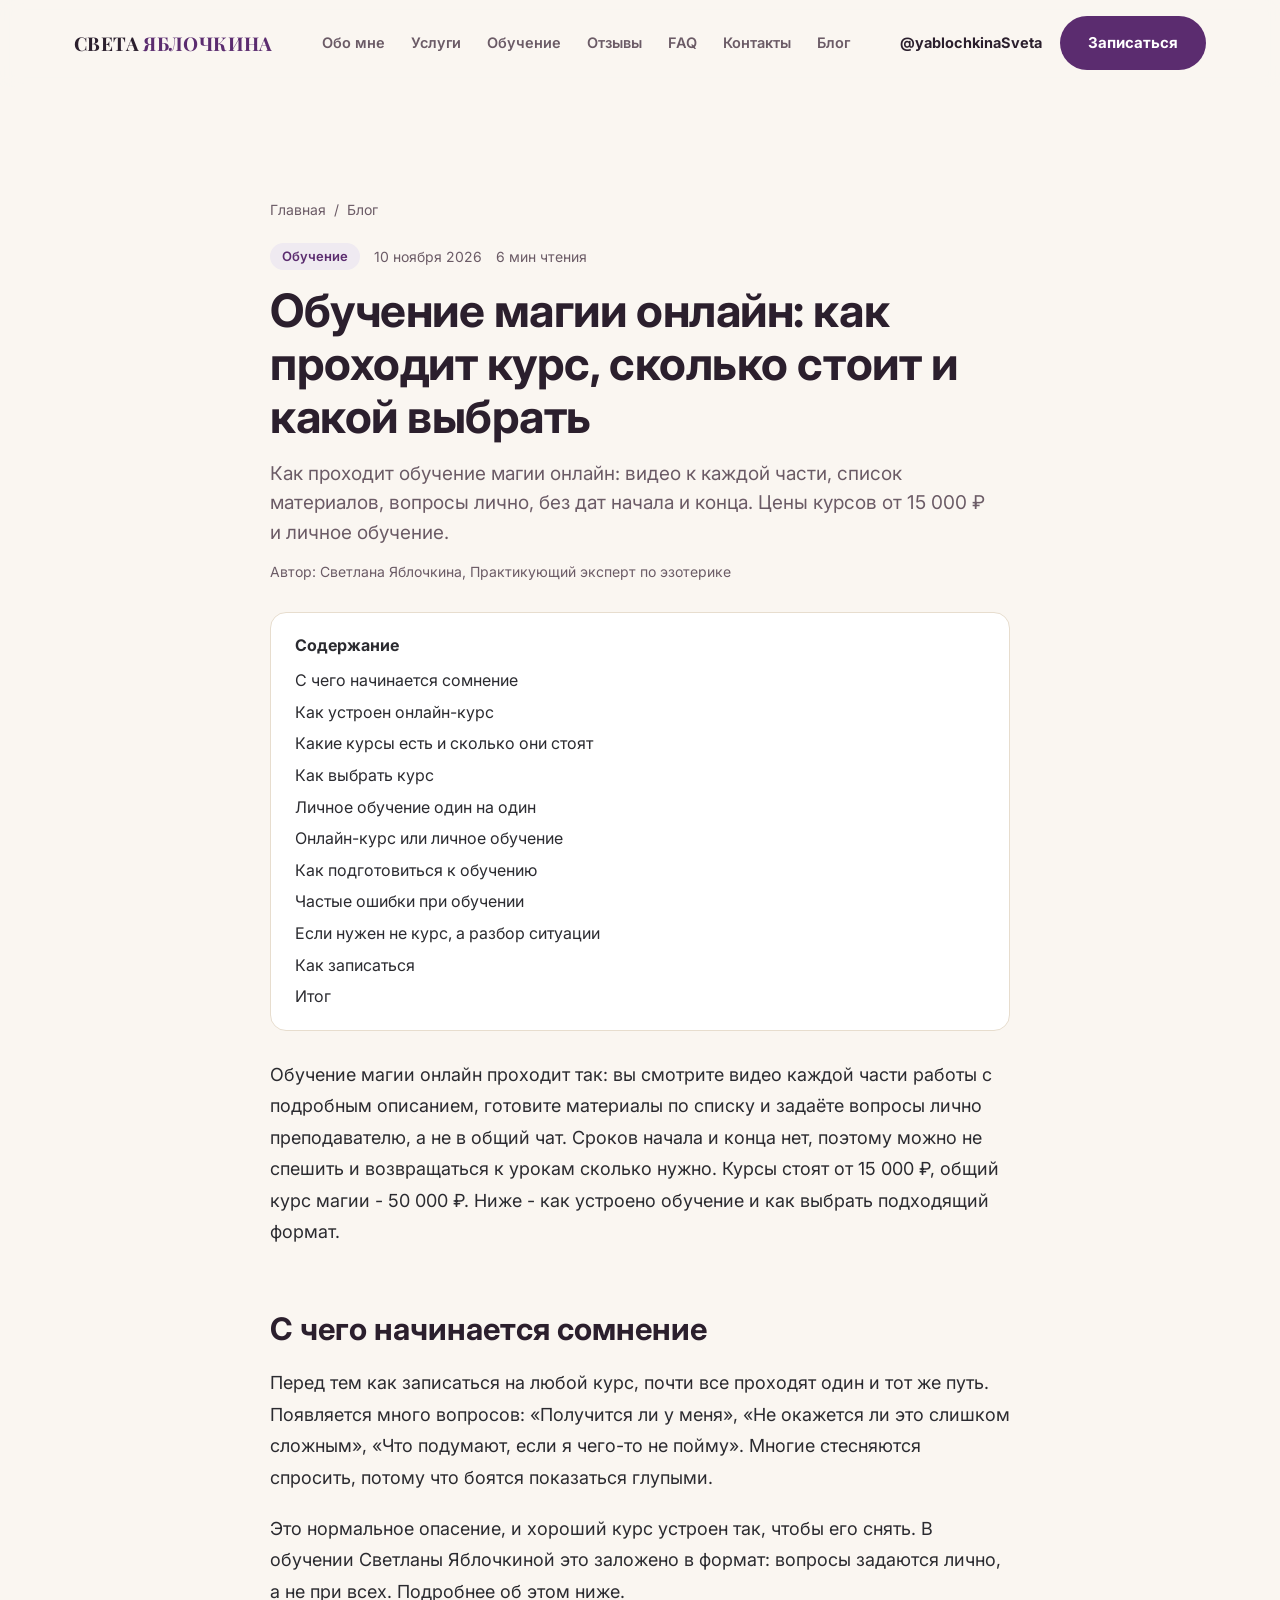
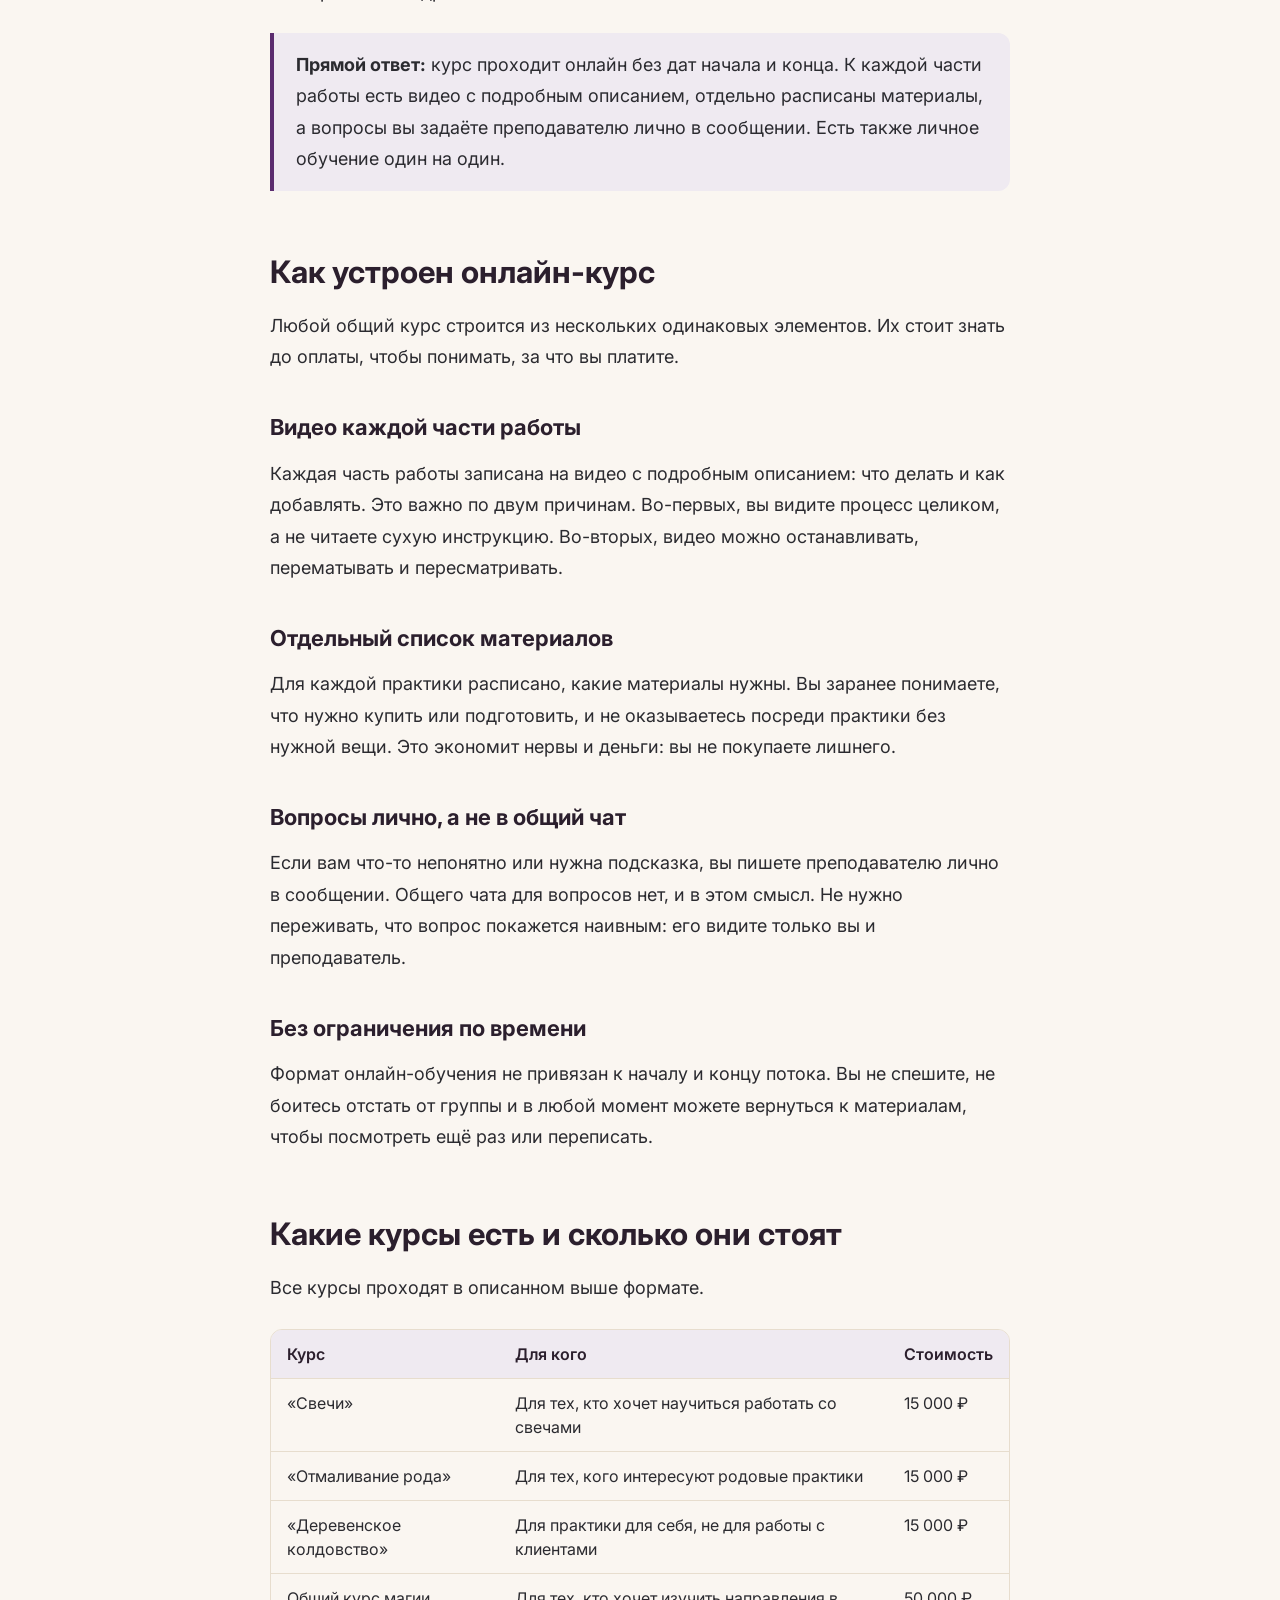
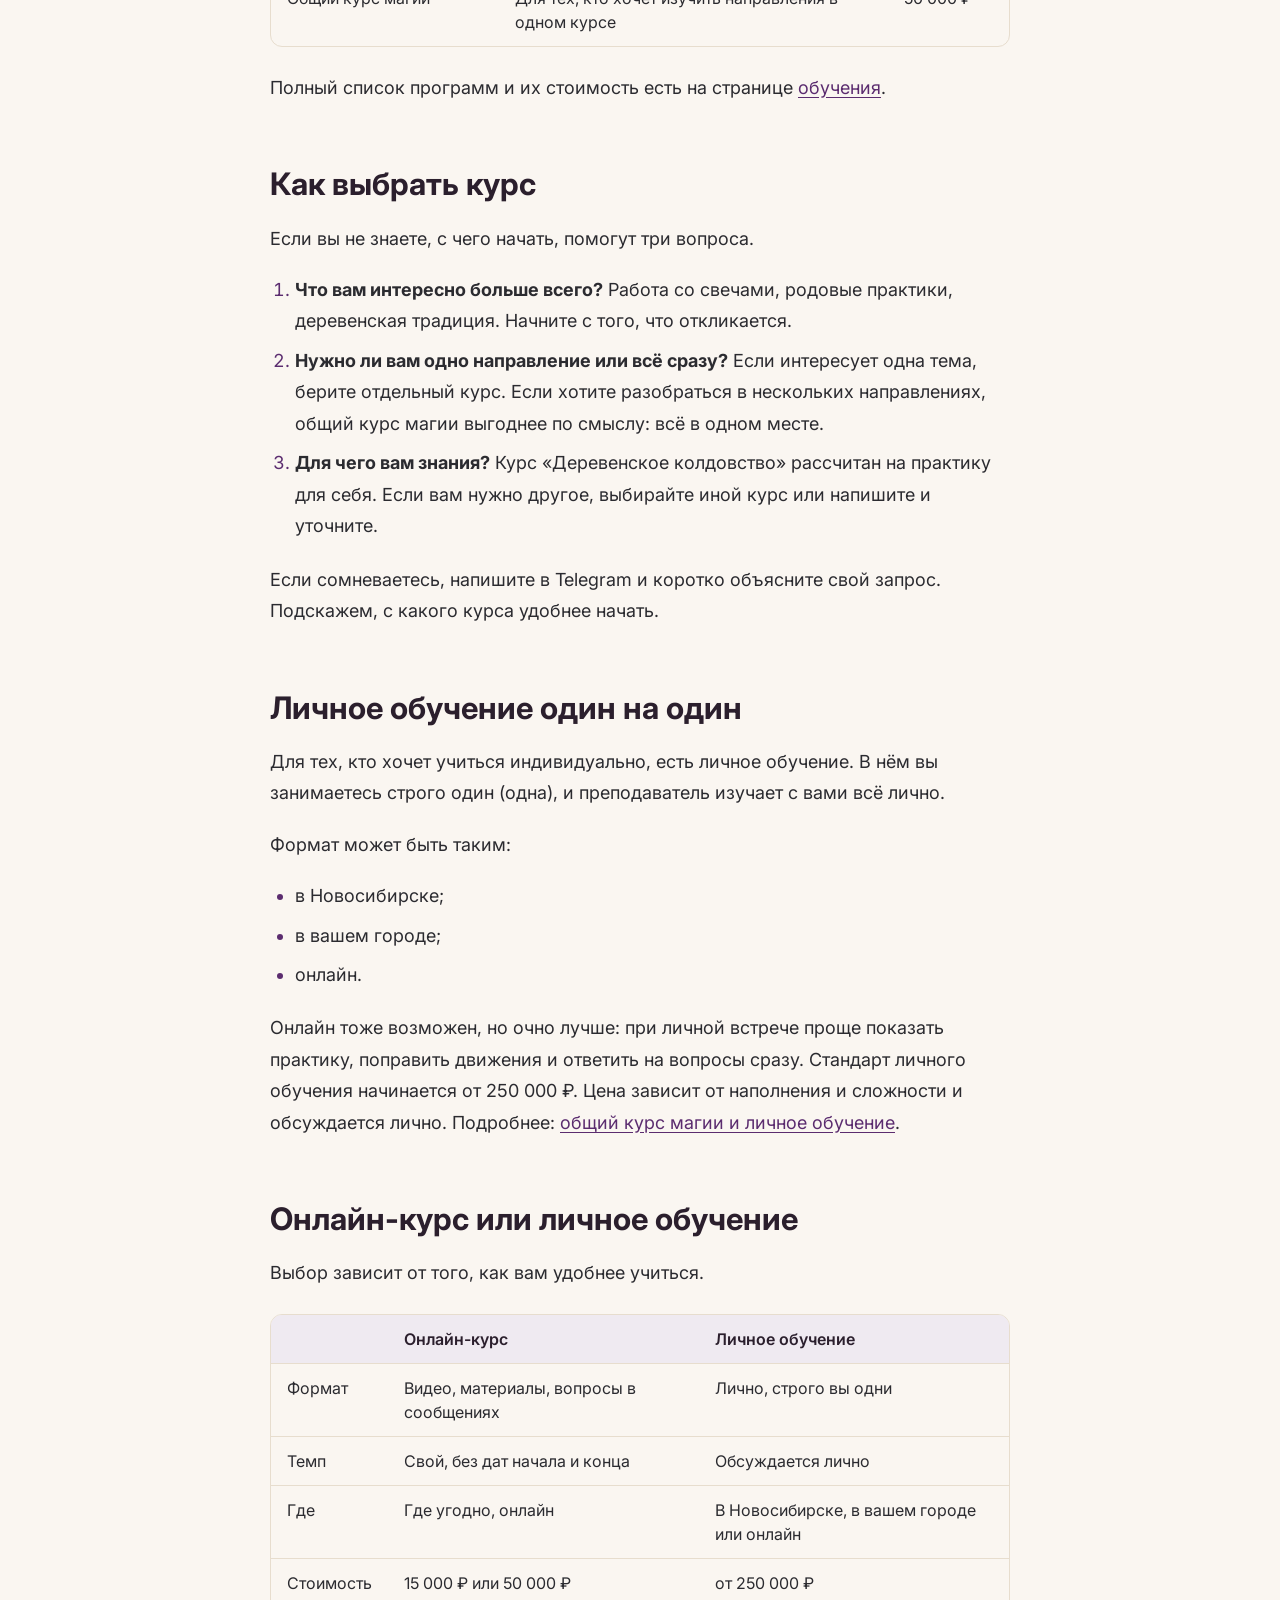
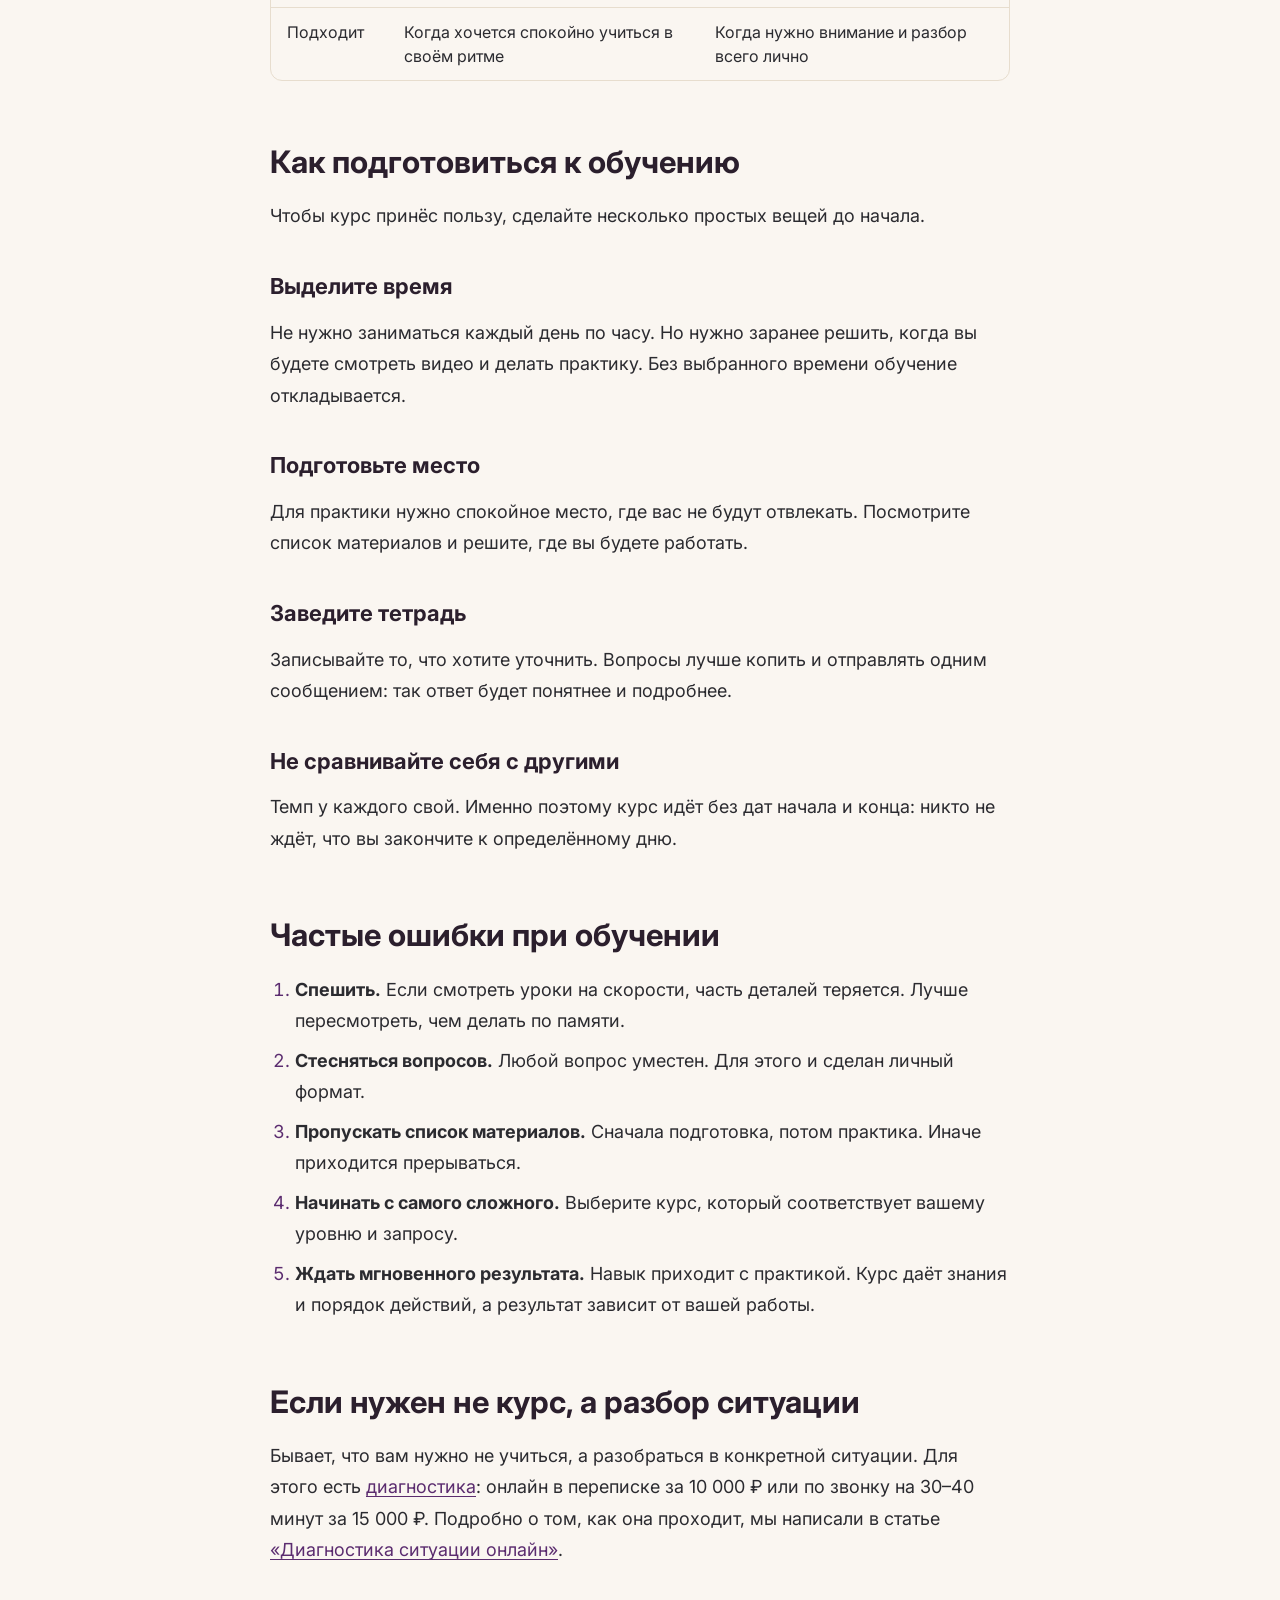
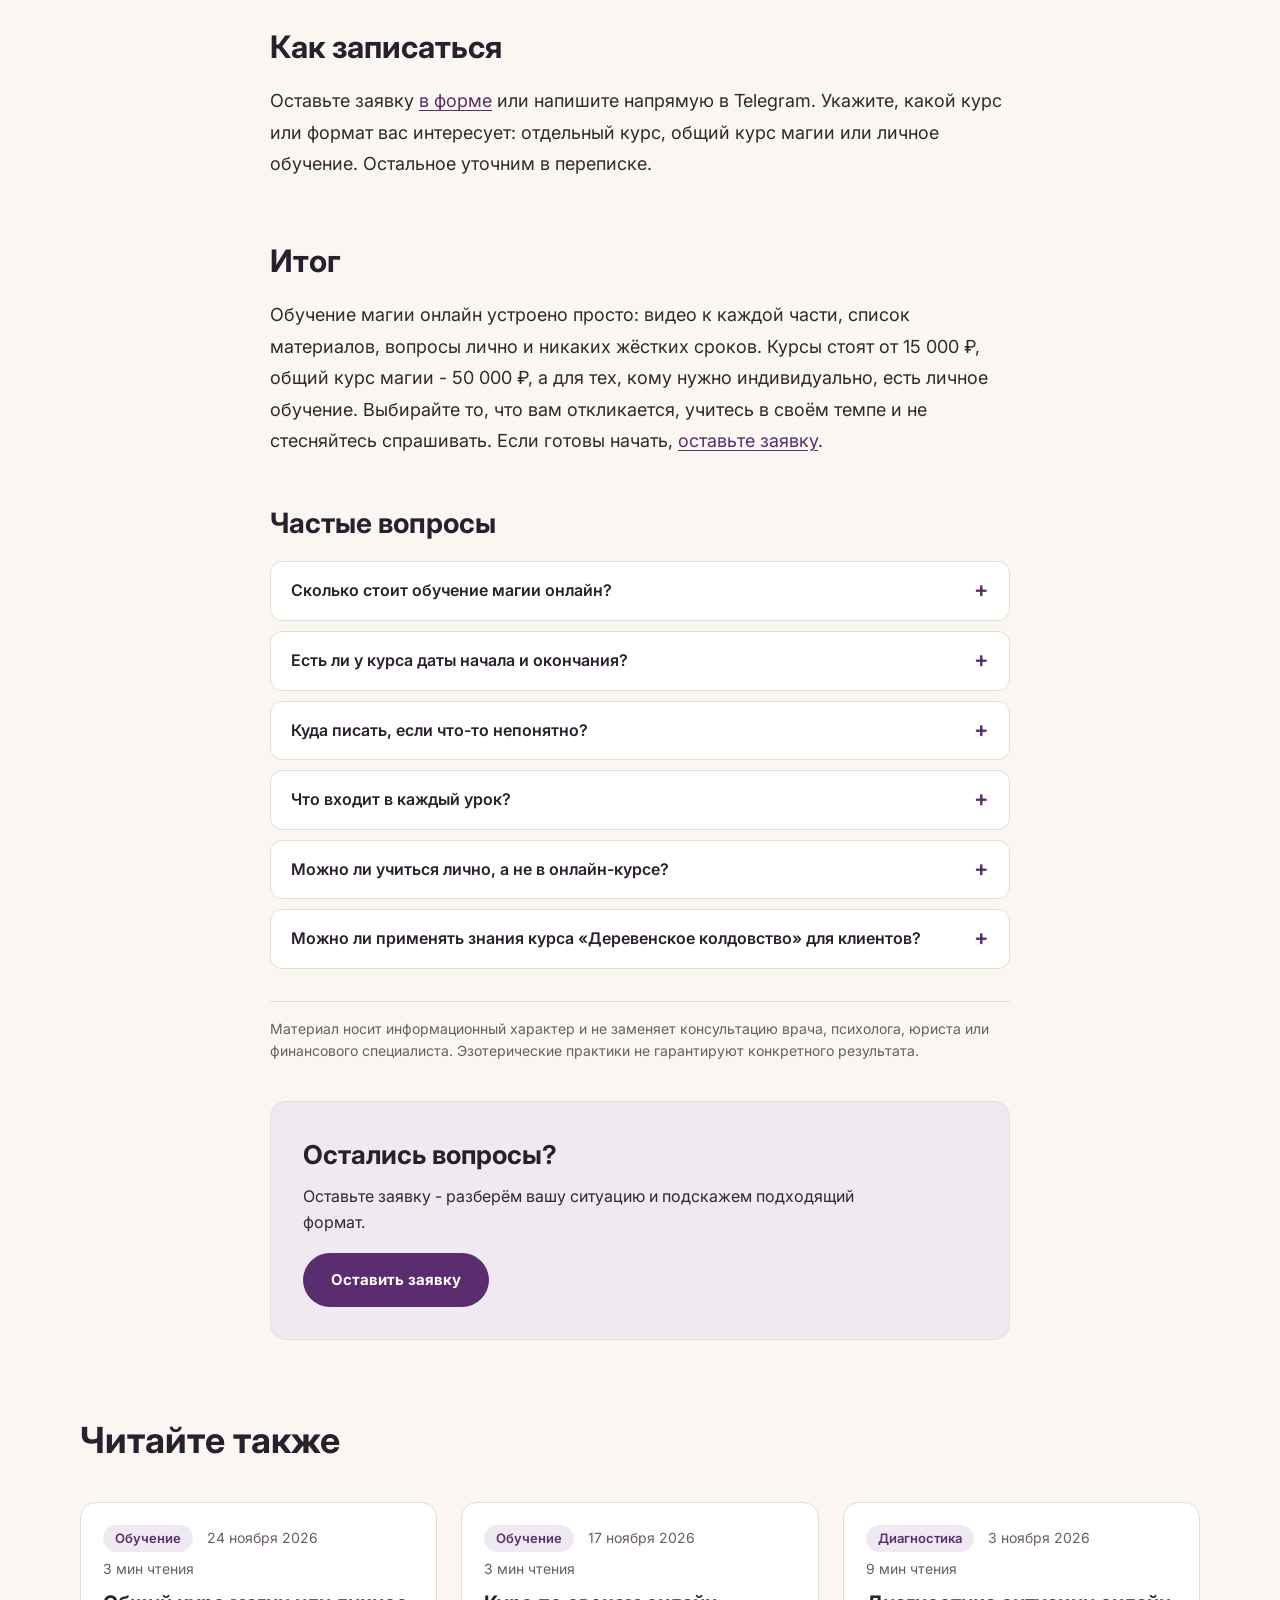
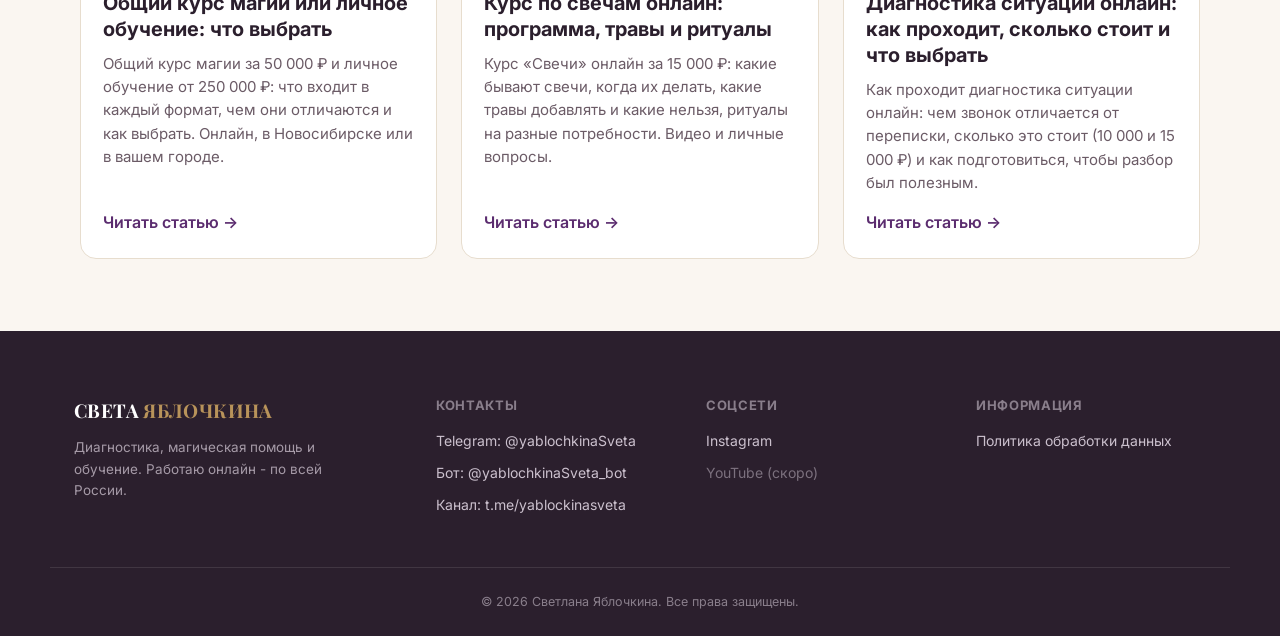
<file: blog/obuchenie-magii-onlayn/index.html>
<!DOCTYPE html>
<html lang="ru">
<head>
<meta charset="UTF-8">
<meta name="viewport" content="width=device-width, initial-scale=1.0">
<title>Обучение магии онлайн: как проходит курс и что выбрать</title>
<meta name="description" content="Как проходит обучение магии онлайн: видео к каждой части, список материалов, вопросы лично, без дат начала и конца. Цены курсов от 15 000 ₽ и личное обучение.">
<link rel="canonical" href="https://iskra-rv.ru/blog/obuchenie-magii-onlayn/">
<meta name="robots" content="index, follow, max-image-preview:large">
<meta property="og:type" content="article">
<meta property="og:title" content="Обучение магии онлайн: как проходит курс и что выбрать">
<meta property="og:description" content="Как проходит обучение магии онлайн: видео к каждой части, список материалов, вопросы лично, без дат начала и конца. Цены курсов от 15 000 ₽ и личное обучение.">
<meta property="og:url" content="https://iskra-rv.ru/blog/obuchenie-magii-onlayn/">
<meta property="og:locale" content="ru_RU">

<link rel="alternate" type="application/rss+xml" title="Светлана Яблочкина — блог" href="https://iskra-rv.ru/feed.xml">

<link rel="preconnect" href="https://fonts.googleapis.com">
<link rel="preconnect" href="https://fonts.gstatic.com" crossorigin>
<link href="https://fonts.googleapis.com/css2?family=Playfair+Display:wght@500;600;700;800&family=Inter:wght@400;500;600;700;800&display=swap" rel="stylesheet">
<link rel="stylesheet" href="/styles.css">
<link rel="stylesheet" href="/blog/blog.css">
<link rel="stylesheet" href="/blog/blog.css">
<script type="application/ld+json">{"@context":"https://schema.org","@type":"Article","headline":"Обучение магии онлайн: как проходит курс, сколько стоит и какой выбрать","description":"Как проходит обучение магии онлайн: видео к каждой части, список материалов, вопросы лично, без дат начала и конца. Цены курсов от 15 000 ₽ и личное обучение.","inLanguage":"ru","datePublished":"2026-11-10","dateModified":"2026-11-10","mainEntityOfPage":"https://iskra-rv.ru/blog/obuchenie-magii-onlayn/","author":{"@type":"Person","name":"Светлана Яблочкина"},"publisher":{"@type":"Organization","name":"Светлана Яблочкина","url":"https://iskra-rv.ru/"}}</script>
<script type="application/ld+json">{"@context":"https://schema.org","@type":"BreadcrumbList","itemListElement":[{"@type":"ListItem","position":1,"name":"Главная","item":"https://iskra-rv.ru/"},{"@type":"ListItem","position":2,"name":"Блог","item":"https://iskra-rv.ru/blog/"},{"@type":"ListItem","position":3,"name":"Обучение магии онлайн: как проходит курс, сколько стоит и какой выбрать","item":"https://iskra-rv.ru/blog/obuchenie-magii-onlayn/"}]}</script>
<script type="application/ld+json">{"@context":"https://schema.org","@type":"FAQPage","mainEntity":[{"@type":"Question","name":"Сколько стоит обучение магии онлайн?","acceptedAnswer":{"@type":"Answer","text":"Курсы «Свечи», «Отмаливание рода» и «Деревенское колдовство» стоят по 15 000 ₽ каждый. Общий курс магии стоит 50 000 ₽. Личное обучение один на один стоит от 250 000 ₽, цена зависит от наполнения и сложности."}},{"@type":"Question","name":"Есть ли у курса даты начала и окончания?","acceptedAnswer":{"@type":"Answer","text":"Нет. Онлайн-формат идёт без ограничения по времени начала и конца: можно не спешить, начинать когда удобно и в любой момент вернуться к видео."}},{"@type":"Question","name":"Куда писать, если что-то непонятно?","acceptedAnswer":{"@type":"Answer","text":"Лично преподавателю в сообщении, а не в общий чат. Так не нужно стесняться «глупых» вопросов: их никто, кроме вас и преподавателя, не увидит."}},{"@type":"Question","name":"Что входит в каждый урок?","acceptedAnswer":{"@type":"Answer","text":"Видео каждой части работы с подробным описанием: что делать и как добавлять. Отдельно прописано, какие нужны материалы."}},{"@type":"Question","name":"Можно ли учиться лично, а не в онлайн-курсе?","acceptedAnswer":{"@type":"Answer","text":"Да. Есть личное обучение, где вы занимаетесь строго один (одна). Формат: в Новосибирске или в вашем городе. Онлайн тоже возможен, но лично лучше."}},{"@type":"Question","name":"Можно ли применять знания курса «Деревенское колдовство» для клиентов?","acceptedAnswer":{"@type":"Answer","text":"Курс «Деревенское колдовство» рассчитан на практику для себя, а не на работу с клиентами."}}]}</script>
</head>
<body class="b-page">
<header class="header" id="header">
  <div class="header__inner container">
    <a href="/#top" class="logo">СВЕТА <span>ЯБЛОЧКИНА</span></a>
    <nav class="nav" id="nav">
      <a href="/#about">Обо мне</a>
      <a href="/#services">Услуги</a>
      <a href="/#courses">Обучение</a>
      <a href="/#reviews">Отзывы</a>
      <a href="/#faq">FAQ</a>
      <a href="/#contacts">Контакты</a>
    <!-- BLOGNAV:START --><a href="/blog/">Блог</a><!-- BLOGNAV:END --></nav>
    <div class="header__actions">
      <a href="https://t.me/yablochkinaSveta" class="header__phone" target="_blank" rel="noopener">@yablochkinaSveta</a>
      <a href="/#form" class="btn btn--primary">Записаться</a>
      <button class="burger" id="burger" aria-label="Меню"><span></span><span></span><span></span></button>
    </div>
  </div>
</header>
<main class="blog">

<article class="b-article">
  <nav class="b-crumbs" aria-label="Хлебные крошки"><a href="/">Главная</a><span>/</span><a href="/blog/">Блог</a></nav>
  
  <header class="b-head">
    <div class="b-meta"><span class="b-chip">Обучение</span><time datetime="2026-11-10">10 ноября 2026</time><span>6 мин чтения</span></div>
    <h1>Обучение магии онлайн: как проходит курс, сколько стоит и какой выбрать</h1>
    <p class="b-lead">Как проходит обучение магии онлайн: видео к каждой части, список материалов, вопросы лично, без дат начала и конца. Цены курсов от 15 000 ₽ и личное обучение.</p>
    <p class="b-author">Автор: Светлана Яблочкина, Практикующий эксперт по эзотерике</p>
  </header>
  
  <nav class="b-toc" aria-label="Содержание"><strong>Содержание</strong><ol><li><a href="#s-chego-nachinaetsya-somnenie">С чего начинается сомнение</a></li><li><a href="#kak-ustroen-onlayn-kurs">Как устроен онлайн-курс</a></li><li><a href="#kakie-kursy-est-i-skolko-oni-stoyat">Какие курсы есть и сколько они стоят</a></li><li><a href="#kak-vybrat-kurs">Как выбрать курс</a></li><li><a href="#lichnoe-obuchenie-odin-na-odin">Личное обучение один на один</a></li><li><a href="#onlayn-kurs-ili-lichnoe-obuchenie">Онлайн-курс или личное обучение</a></li><li><a href="#kak-podgotovitsya-k-obucheniyu">Как подготовиться к обучению</a></li><li><a href="#chastye-oshibki-pri-obuchenii">Частые ошибки при обучении</a></li><li><a href="#esli-nuzhen-ne-kurs-a-razbor-situacii">Если нужен не курс, а разбор ситуации</a></li><li><a href="#kak-zapisatsya">Как записаться</a></li><li><a href="#itog">Итог</a></li></ol></nav>
  <div class="b-content"><p>Обучение магии онлайн проходит так: вы смотрите видео каждой части работы с подробным описанием, готовите материалы по списку и задаёте вопросы лично преподавателю, а не в общий чат. Сроков начала и конца нет, поэтому можно не спешить и возвращаться к урокам сколько нужно. Курсы стоят от 15 000 ₽, общий курс магии - 50 000 ₽. Ниже - как устроено обучение и как выбрать подходящий формат.</p>
<h2 id="s-chego-nachinaetsya-somnenie">С чего начинается сомнение</h2>
<p>Перед тем как записаться на любой курс, почти все проходят один и тот же путь. Появляется много вопросов: «Получится ли у меня», «Не окажется ли это слишком сложным», «Что подумают, если я чего-то не пойму». Многие стесняются спросить, потому что боятся показаться глупыми.</p>
<p>Это нормальное опасение, и хороший курс устроен так, чтобы его снять. В обучении Светланы Яблочкиной это заложено в формат: вопросы задаются лично, а не при всех. Подробнее об этом ниже.</p>
<blockquote><p><strong>Прямой ответ:</strong> курс проходит онлайн без дат начала и конца. К каждой части работы есть видео с подробным описанием, отдельно расписаны материалы, а вопросы вы задаёте преподавателю лично в сообщении. Есть также личное обучение один на один.</p></blockquote>
<h2 id="kak-ustroen-onlayn-kurs">Как устроен онлайн-курс</h2>
<p>Любой общий курс строится из нескольких одинаковых элементов. Их стоит знать до оплаты, чтобы понимать, за что вы платите.</p>
<h3 id="video-kazhdoy-chasti-raboty">Видео каждой части работы</h3>
<p>Каждая часть работы записана на видео с подробным описанием: что делать и как добавлять. Это важно по двум причинам. Во-первых, вы видите процесс целиком, а не читаете сухую инструкцию. Во-вторых, видео можно останавливать, перематывать и пересматривать.</p>
<h3 id="otdelnyy-spisok-materialov">Отдельный список материалов</h3>
<p>Для каждой практики расписано, какие материалы нужны. Вы заранее понимаете, что нужно купить или подготовить, и не оказываетесь посреди практики без нужной вещи. Это экономит нервы и деньги: вы не покупаете лишнего.</p>
<h3 id="voprosy-lichno-a-ne-v-obschiy-chat">Вопросы лично, а не в общий чат</h3>
<p>Если вам что-то непонятно или нужна подсказка, вы пишете преподавателю лично в сообщении. Общего чата для вопросов нет, и в этом смысл. Не нужно переживать, что вопрос покажется наивным: его видите только вы и преподаватель.</p>
<h3 id="bez-ogranicheniya-po-vremeni">Без ограничения по времени</h3>
<p>Формат онлайн-обучения не привязан к началу и концу потока. Вы не спешите, не боитесь отстать от группы и в любой момент можете вернуться к материалам, чтобы посмотреть ещё раз или переписать.</p>
<h2 id="kakie-kursy-est-i-skolko-oni-stoyat">Какие курсы есть и сколько они стоят</h2>
<p>Все курсы проходят в описанном выше формате.</p>
<div class="b-table"><table><thead><tr><th>Курс</th><th>Для кого</th><th>Стоимость</th></tr></thead><tbody><tr><td>«Свечи»</td><td>Для тех, кто хочет научиться работать со свечами</td><td>15 000 ₽</td></tr><tr><td>«Отмаливание рода»</td><td>Для тех, кого интересуют родовые практики</td><td>15 000 ₽</td></tr><tr><td>«Деревенское колдовство»</td><td>Для практики для себя, не для работы с клиентами</td><td>15 000 ₽</td></tr><tr><td>Общий курс магии</td><td>Для тех, кто хочет изучить направления в одном курсе</td><td>50 000 ₽</td></tr></tbody></table></div>
<p>Полный список программ и их стоимость есть на странице <a href="/#courses">обучения</a>.</p>
<h2 id="kak-vybrat-kurs">Как выбрать курс</h2>
<p>Если вы не знаете, с чего начать, помогут три вопроса.</p>
<ol><li><strong>Что вам интересно больше всего?</strong> Работа со свечами, родовые практики, деревенская традиция. Начните с того, что откликается.</li><li><strong>Нужно ли вам одно направление или всё сразу?</strong> Если интересует одна тема, берите отдельный курс. Если хотите разобраться в нескольких направлениях, общий курс магии выгоднее по смыслу: всё в одном месте.</li><li><strong>Для чего вам знания?</strong> Курс «Деревенское колдовство» рассчитан на практику для себя. Если вам нужно другое, выбирайте иной курс или напишите и уточните.</li></ol>
<p>Если сомневаетесь, напишите в Telegram и коротко объясните свой запрос. Подскажем, с какого курса удобнее начать.</p>
<h2 id="lichnoe-obuchenie-odin-na-odin">Личное обучение один на один</h2>
<p>Для тех, кто хочет учиться индивидуально, есть личное обучение. В нём вы занимаетесь строго один (одна), и преподаватель изучает с вами всё лично.</p>
<p>Формат может быть таким:</p>
<ul><li>в Новосибирске;</li><li>в вашем городе;</li><li>онлайн.</li></ul>
<p>Онлайн тоже возможен, но очно лучше: при личной встрече проще показать практику, поправить движения и ответить на вопросы сразу. Стандарт личного обучения начинается от 250 000 ₽. Цена зависит от наполнения и сложности и обсуждается лично. Подробнее: <a href="/blog/obshchiy-kurs-magii-i-lichnoe-obuchenie/">общий курс магии и личное обучение</a>.</p>
<h2 id="onlayn-kurs-ili-lichnoe-obuchenie">Онлайн-курс или личное обучение</h2>
<p>Выбор зависит от того, как вам удобнее учиться.</p>
<div class="b-table"><table><thead><tr><th></th><th>Онлайн-курс</th><th>Личное обучение</th></tr></thead><tbody><tr><td>Формат</td><td>Видео, материалы, вопросы в сообщениях</td><td>Лично, строго вы одни</td></tr><tr><td>Темп</td><td>Свой, без дат начала и конца</td><td>Обсуждается лично</td></tr><tr><td>Где</td><td>Где угодно, онлайн</td><td>В Новосибирске, в вашем городе или онлайн</td></tr><tr><td>Стоимость</td><td>15 000 ₽ или 50 000 ₽</td><td>от 250 000 ₽</td></tr><tr><td>Подходит</td><td>Когда хочется спокойно учиться в своём ритме</td><td>Когда нужно внимание и разбор всего лично</td></tr></tbody></table></div>
<h2 id="kak-podgotovitsya-k-obucheniyu">Как подготовиться к обучению</h2>
<p>Чтобы курс принёс пользу, сделайте несколько простых вещей до начала.</p>
<h3 id="vydelite-vremya">Выделите время</h3>
<p>Не нужно заниматься каждый день по часу. Но нужно заранее решить, когда вы будете смотреть видео и делать практику. Без выбранного времени обучение откладывается.</p>
<h3 id="podgotovte-mesto">Подготовьте место</h3>
<p>Для практики нужно спокойное место, где вас не будут отвлекать. Посмотрите список материалов и решите, где вы будете работать.</p>
<h3 id="zavedite-tetrad">Заведите тетрадь</h3>
<p>Записывайте то, что хотите уточнить. Вопросы лучше копить и отправлять одним сообщением: так ответ будет понятнее и подробнее.</p>
<h3 id="ne-sravnivayte-sebya-s-drugimi">Не сравнивайте себя с другими</h3>
<p>Темп у каждого свой. Именно поэтому курс идёт без дат начала и конца: никто не ждёт, что вы закончите к определённому дню.</p>
<h2 id="chastye-oshibki-pri-obuchenii">Частые ошибки при обучении</h2>
<ol><li><strong>Спешить.</strong> Если смотреть уроки на скорости, часть деталей теряется. Лучше пересмотреть, чем делать по памяти.</li><li><strong>Стесняться вопросов.</strong> Любой вопрос уместен. Для этого и сделан личный формат.</li><li><strong>Пропускать список материалов.</strong> Сначала подготовка, потом практика. Иначе приходится прерываться.</li><li><strong>Начинать с самого сложного.</strong> Выберите курс, который соответствует вашему уровню и запросу.</li><li><strong>Ждать мгновенного результата.</strong> Навык приходит с практикой. Курс даёт знания и порядок действий, а результат зависит от вашей работы.</li></ol>
<h2 id="esli-nuzhen-ne-kurs-a-razbor-situacii">Если нужен не курс, а разбор ситуации</h2>
<p>Бывает, что вам нужно не учиться, а разобраться в конкретной ситуации. Для этого есть <a href="/#services">диагностика</a>: онлайн в переписке за 10 000 ₽ или по звонку на 30–40 минут за 15 000 ₽. Подробно о том, как она проходит, мы написали в статье <a href="/blog/diagnostika-situacii-onlayn/">«Диагностика ситуации онлайн»</a>.</p>
<h2 id="kak-zapisatsya">Как записаться</h2>
<p>Оставьте заявку <a href="/#form">в форме</a> или напишите напрямую в Telegram. Укажите, какой курс или формат вас интересует: отдельный курс, общий курс магии или личное обучение. Остальное уточним в переписке.</p>
<h2 id="itog">Итог</h2>
<p>Обучение магии онлайн устроено просто: видео к каждой части, список материалов, вопросы лично и никаких жёстких сроков. Курсы стоят от 15 000 ₽, общий курс магии - 50 000 ₽, а для тех, кому нужно индивидуально, есть личное обучение. Выбирайте то, что вам откликается, учитесь в своём темпе и не стесняйтесь спрашивать. Если готовы начать, <a href="/#form">оставьте заявку</a>.</p></div>
  <section class="b-faq"><h2>Частые вопросы</h2><details><summary>Сколько стоит обучение магии онлайн?</summary><p>Курсы «Свечи», «Отмаливание рода» и «Деревенское колдовство» стоят по 15 000 ₽ каждый. Общий курс магии стоит 50 000 ₽. Личное обучение один на один стоит от 250 000 ₽, цена зависит от наполнения и сложности.</p></details><details><summary>Есть ли у курса даты начала и окончания?</summary><p>Нет. Онлайн-формат идёт без ограничения по времени начала и конца: можно не спешить, начинать когда удобно и в любой момент вернуться к видео.</p></details><details><summary>Куда писать, если что-то непонятно?</summary><p>Лично преподавателю в сообщении, а не в общий чат. Так не нужно стесняться «глупых» вопросов: их никто, кроме вас и преподавателя, не увидит.</p></details><details><summary>Что входит в каждый урок?</summary><p>Видео каждой части работы с подробным описанием: что делать и как добавлять. Отдельно прописано, какие нужны материалы.</p></details><details><summary>Можно ли учиться лично, а не в онлайн-курсе?</summary><p>Да. Есть личное обучение, где вы занимаетесь строго один (одна). Формат: в Новосибирске или в вашем городе. Онлайн тоже возможен, но лично лучше.</p></details><details><summary>Можно ли применять знания курса «Деревенское колдовство» для клиентов?</summary><p>Курс «Деревенское колдовство» рассчитан на практику для себя, а не на работу с клиентами.</p></details></section>
  <p class="b-disclaimer">Материал носит информационный характер и не заменяет консультацию врача, психолога, юриста или финансового специалиста. Эзотерические практики не гарантируют конкретного результата.</p>
  <aside class="b-cta"><h2>Остались вопросы?</h2><p>Оставьте заявку - разберём вашу ситуацию и подскажем подходящий формат.</p><a class="btn btn--primary b-cta__btn" href="/#form">Оставить заявку</a></aside>
</article>
<section class="b-related"><h2>Читайте также</h2><div class="b-grid"><article class="b-card">
  
  <div class="b-card__body">
    <div class="b-meta"><span class="b-chip">Обучение</span><time datetime="2026-11-24">24 ноября 2026</time><span>3 мин чтения</span></div>
    <h3><a href="/blog/obshchiy-kurs-magii-i-lichnoe-obuchenie/">Общий курс магии или личное обучение: что выбрать</a></h3>
    <p>Общий курс магии за 50 000 ₽ и личное обучение от 250 000 ₽: что входит в каждый формат, чем они отличаются и как выбрать. Онлайн, в Новосибирске или в вашем городе.</p>
    <a class="b-more" href="/blog/obshchiy-kurs-magii-i-lichnoe-obuchenie/">Читать статью</a>
  </div>
</article><article class="b-card">
  
  <div class="b-card__body">
    <div class="b-meta"><span class="b-chip">Обучение</span><time datetime="2026-11-17">17 ноября 2026</time><span>3 мин чтения</span></div>
    <h3><a href="/blog/kurs-svechi-onlayn/">Курс по свечам онлайн: программа, травы и ритуалы</a></h3>
    <p>Курс «Свечи» онлайн за 15 000 ₽: какие бывают свечи, когда их делать, какие травы добавлять и какие нельзя, ритуалы на разные потребности. Видео и личные вопросы.</p>
    <a class="b-more" href="/blog/kurs-svechi-onlayn/">Читать статью</a>
  </div>
</article><article class="b-card">
  
  <div class="b-card__body">
    <div class="b-meta"><span class="b-chip">Диагностика</span><time datetime="2026-11-03">3 ноября 2026</time><span>9 мин чтения</span></div>
    <h3><a href="/blog/diagnostika-situacii-onlayn/">Диагностика ситуации онлайн: как проходит, сколько стоит и что выбрать</a></h3>
    <p>Как проходит диагностика ситуации онлайн: чем звонок отличается от переписки, сколько это стоит (10 000 и 15 000 ₽) и как подготовиться, чтобы разбор был полезным.</p>
    <a class="b-more" href="/blog/diagnostika-situacii-onlayn/">Читать статью</a>
  </div>
</article></div></section>
</main>
<footer class="footer" id="contacts">
  <div class="container footer__inner">
    <div class="footer__brand">
      <div class="logo">СВЕТА <span>ЯБЛОЧКИНА</span></div>
      <p>Диагностика, магическая помощь и обучение. Работаю онлайн - по всей России.</p>
    </div>
    <div class="footer__col">
      <h4>Контакты</h4>
      <a href="https://t.me/yablochkinaSveta" target="_blank" rel="noopener">Telegram: @yablochkinaSveta</a>
      <a href="https://t.me/yablochkinaSveta_bot" target="_blank" rel="noopener">Бот: @yablochkinaSveta_bot</a>
      <a href="https://t.me/yablockinasveta" target="_blank" rel="noopener">Канал: t.me/yablockinasveta</a>
    </div>
    <div class="footer__col">
      <h4>Соцсети</h4>
      <a href="https://www.instagram.com/sveta_moto_magic" target="_blank" rel="noopener">Instagram</a>
      <a href="/#" onclick="return false" style="opacity:.5;cursor:default">YouTube (скоро)</a>
    </div>
    <div class="footer__col">
      <h4>Информация</h4>
      <a href="/privacy.html">Политика обработки данных</a>
    </div>
  </div>
  <div class="container footer__bottom">
    <span>© <span id="year"></span> Светлана Яблочкина. Все права защищены.</span>
  </div>
</footer>
<script src="/script.js" defer></script>

</body>
</html>
</file>
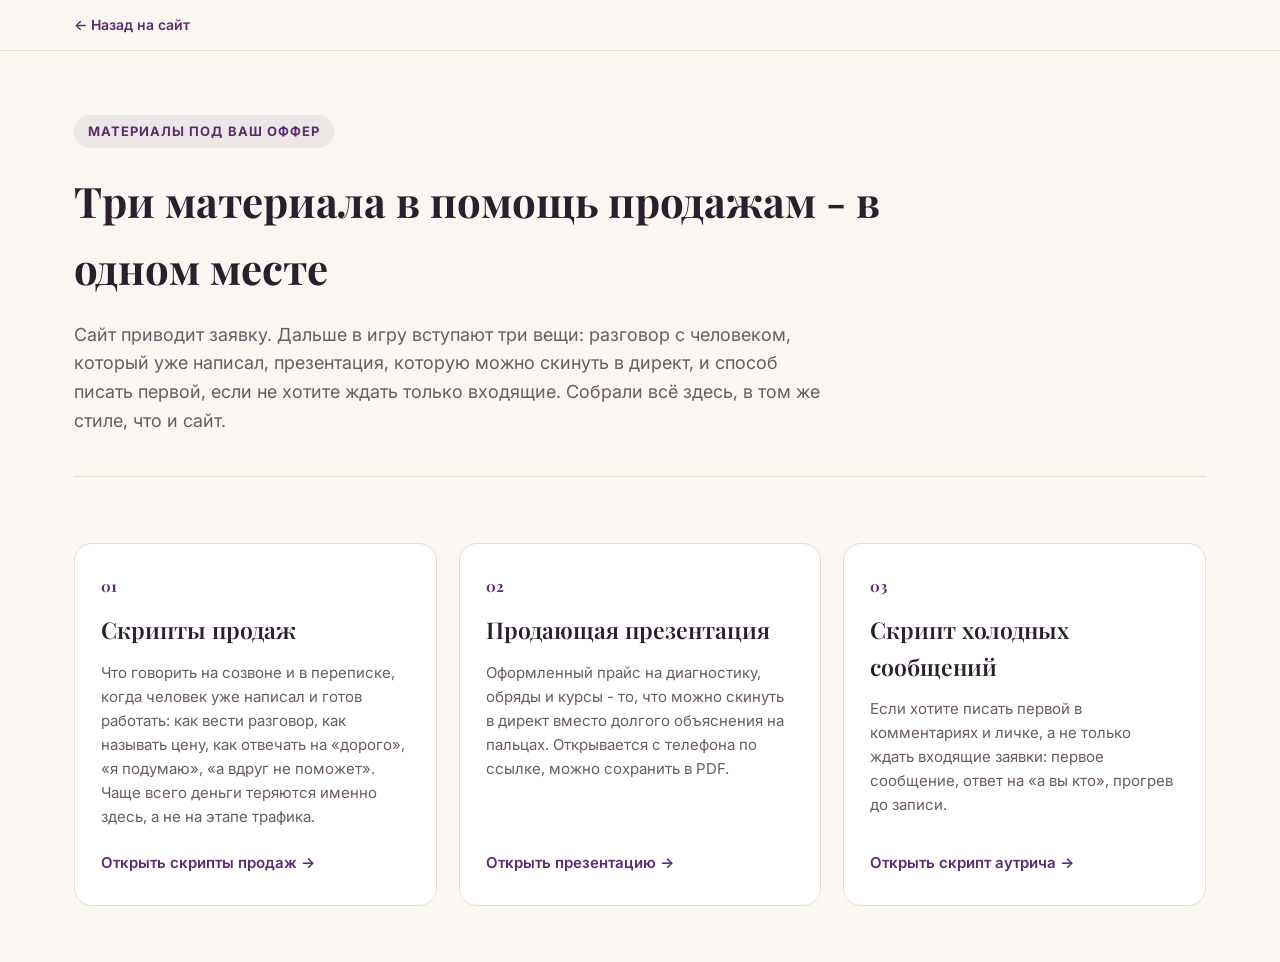
<file: materials.html>
<!DOCTYPE html>
<html lang="ru">
<head>
<meta charset="UTF-8">
<meta name="viewport" content="width=device-width, initial-scale=1.0">
<title>Материалы для продаж - Светлана Яблочкина</title>
<meta name="description" content="Скрипты продаж, продающая презентация и скрипт холодных сообщений - три материала под ваш оффер, в одном месте.">
<meta name="robots" content="noindex">
<link rel="preconnect" href="https://fonts.googleapis.com">
<link rel="preconnect" href="https://fonts.gstatic.com" crossorigin>
<link href="https://fonts.googleapis.com/css2?family=Playfair+Display:wght@500;600;700;800&family=Inter:wght@400;500;600;700;800&display=swap" rel="stylesheet">
<link rel="stylesheet" href="styles.css">
<link rel="stylesheet" href="materials.css">
</head>
<body>

<div class="doc-bar">
  <div class="doc-bar__inner">
    <a href="index.html" class="doc-bar__back">← <span>Назад на сайт</span></a>
  </div>
</div>

<div class="container">

  <section class="doc-hero">
    <p class="eyebrow">Материалы под ваш оффер</p>
    <h1>Три материала в помощь продажам - в одном месте</h1>
    <p class="doc-hero__lead">Сайт приводит заявку. Дальше в игру вступают три вещи: разговор с человеком, который уже написал, презентация, которую можно скинуть в директ, и способ писать первой, если не хотите ждать только входящие. Собрали всё здесь, в том же стиле, что и сайт.</p>
  </section>

  <section class="doc-section">
    <div class="hub-grid">

      <div class="hub-card">
        <span class="hub-card__num">01</span>
        <p class="hub-card__title">Скрипты продаж</p>
        <p class="hub-card__lead">Что говорить на созвоне и в переписке, когда человек уже написал и готов работать: как вести разговор, как называть цену, как отвечать на «дорого», «я подумаю», «а вдруг не поможет». Чаще всего деньги теряются именно здесь, а не на этапе трафика.</p>
        <a href="scripts.html" class="hub-card__link">Открыть скрипты продаж →</a>
      </div>

      <div class="hub-card">
        <span class="hub-card__num">02</span>
        <p class="hub-card__title">Продающая презентация</p>
        <p class="hub-card__lead">Оформленный прайс на диагностику, обряды и курсы - то, что можно скинуть в директ вместо долгого объяснения на пальцах. Открывается с телефона по ссылке, можно сохранить в PDF.</p>
        <a href="presentation.html" class="hub-card__link">Открыть презентацию →</a>
      </div>

      <div class="hub-card">
        <span class="hub-card__num">03</span>
        <p class="hub-card__title">Скрипт холодных сообщений</p>
        <p class="hub-card__lead">Если хотите писать первой в комментариях и личке, а не только ждать входящие заявки: первое сообщение, ответ на «а вы кто», прогрев до записи.</p>
        <a href="outreach.html" class="hub-card__link">Открыть скрипт аутрича →</a>
      </div>

    </div>
  </section>

</div>

</body>
</html>
</file>
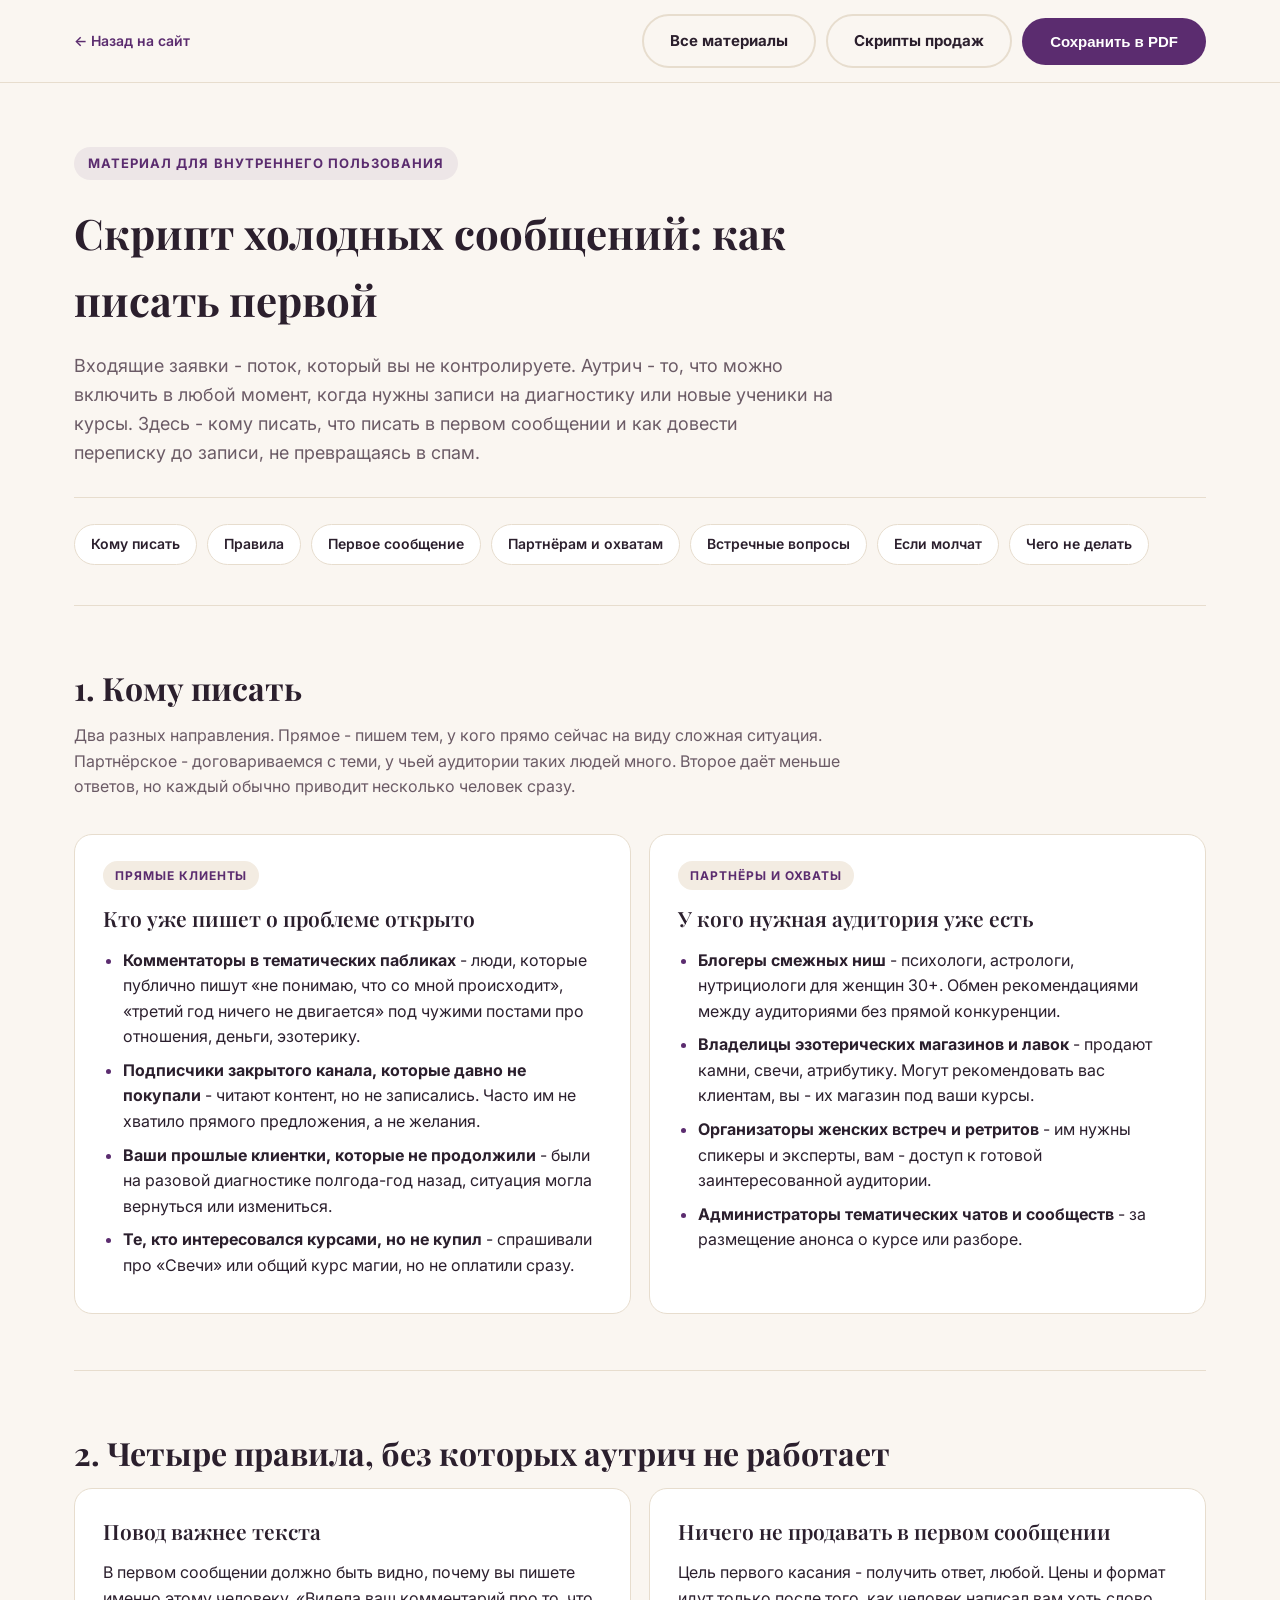
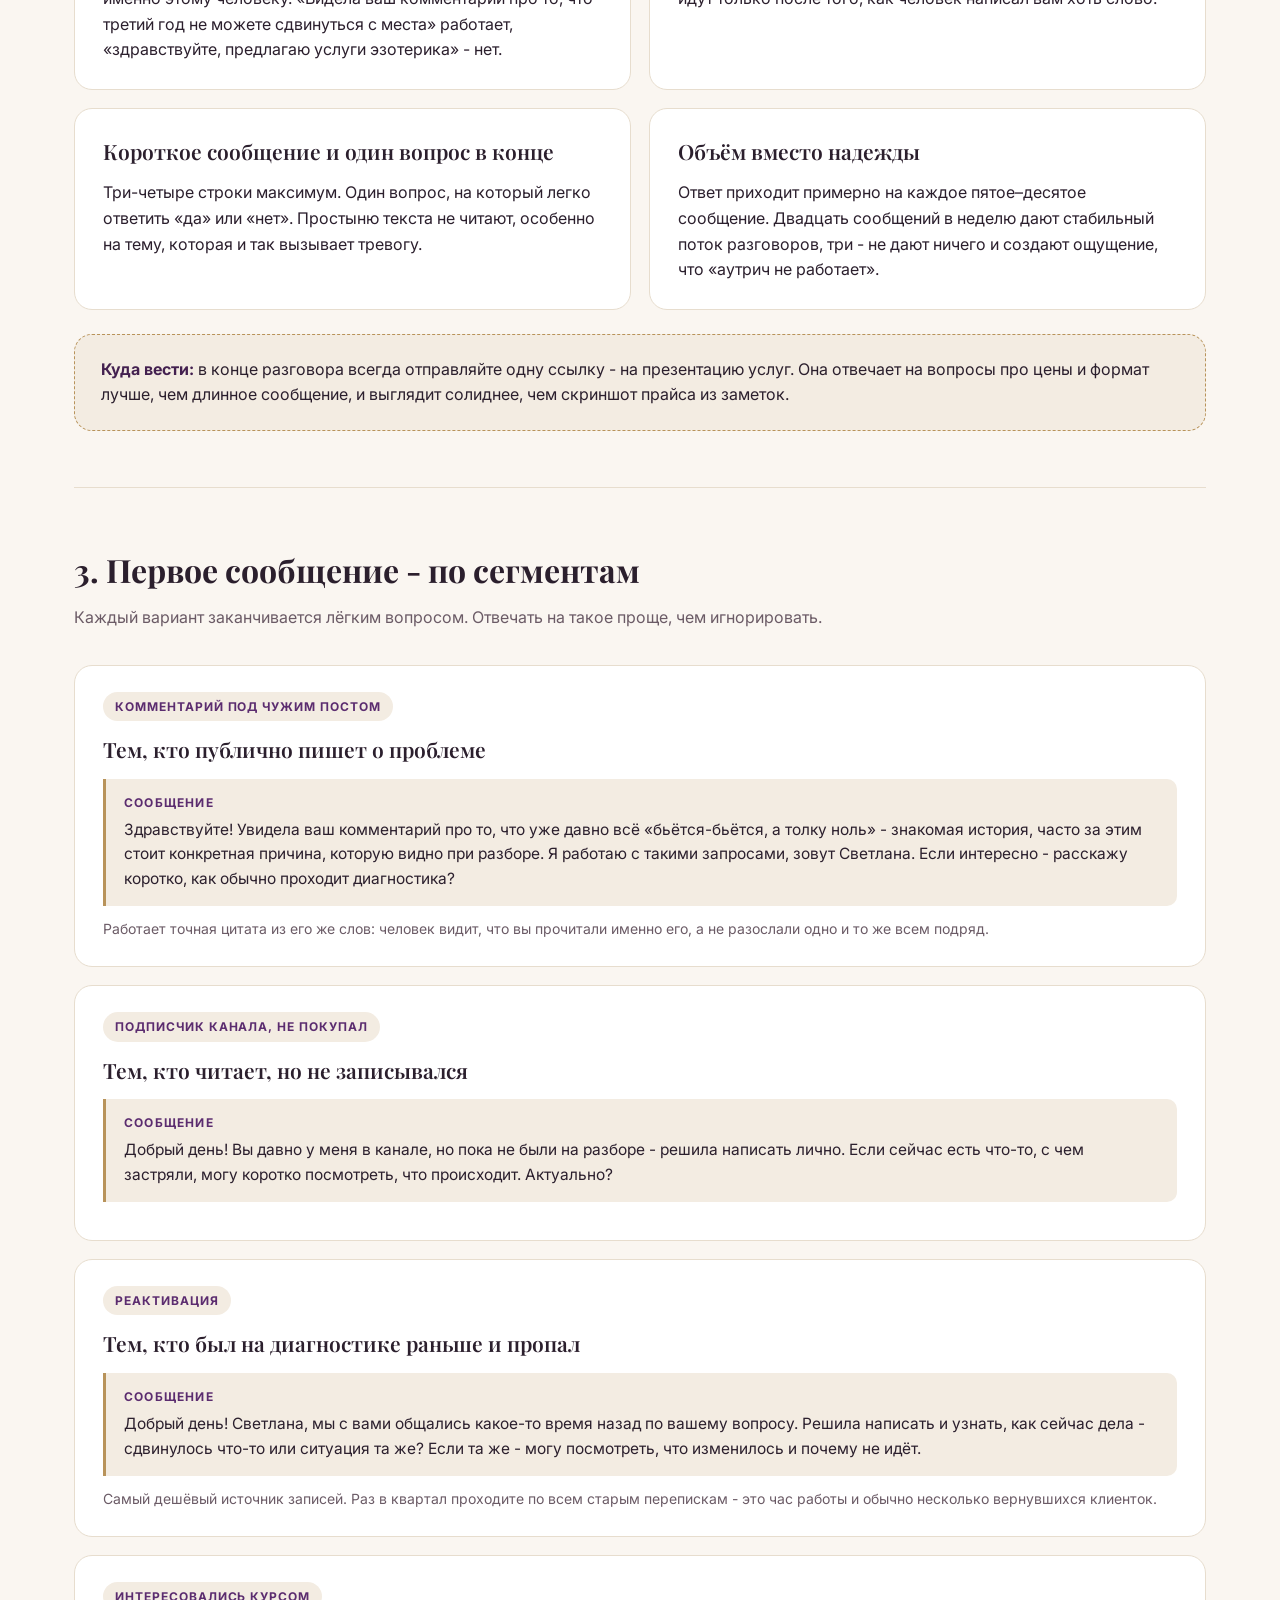
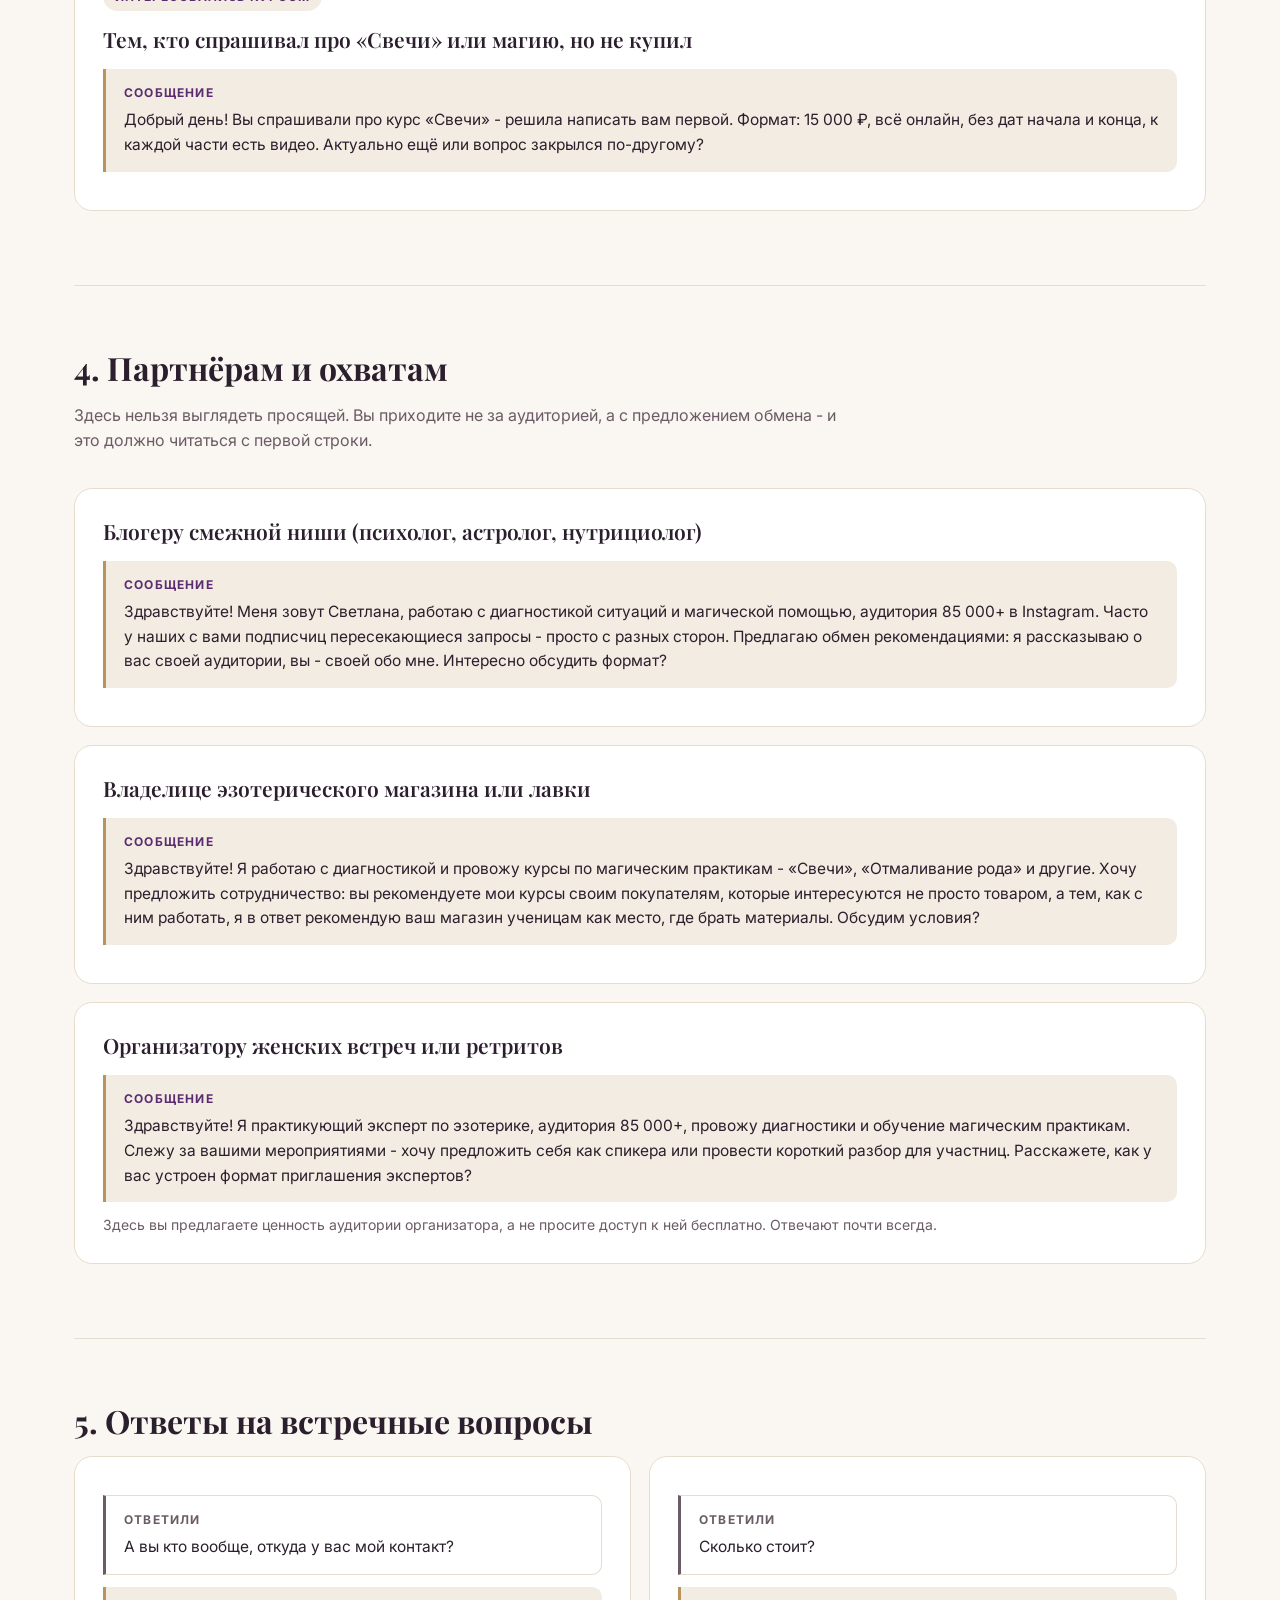
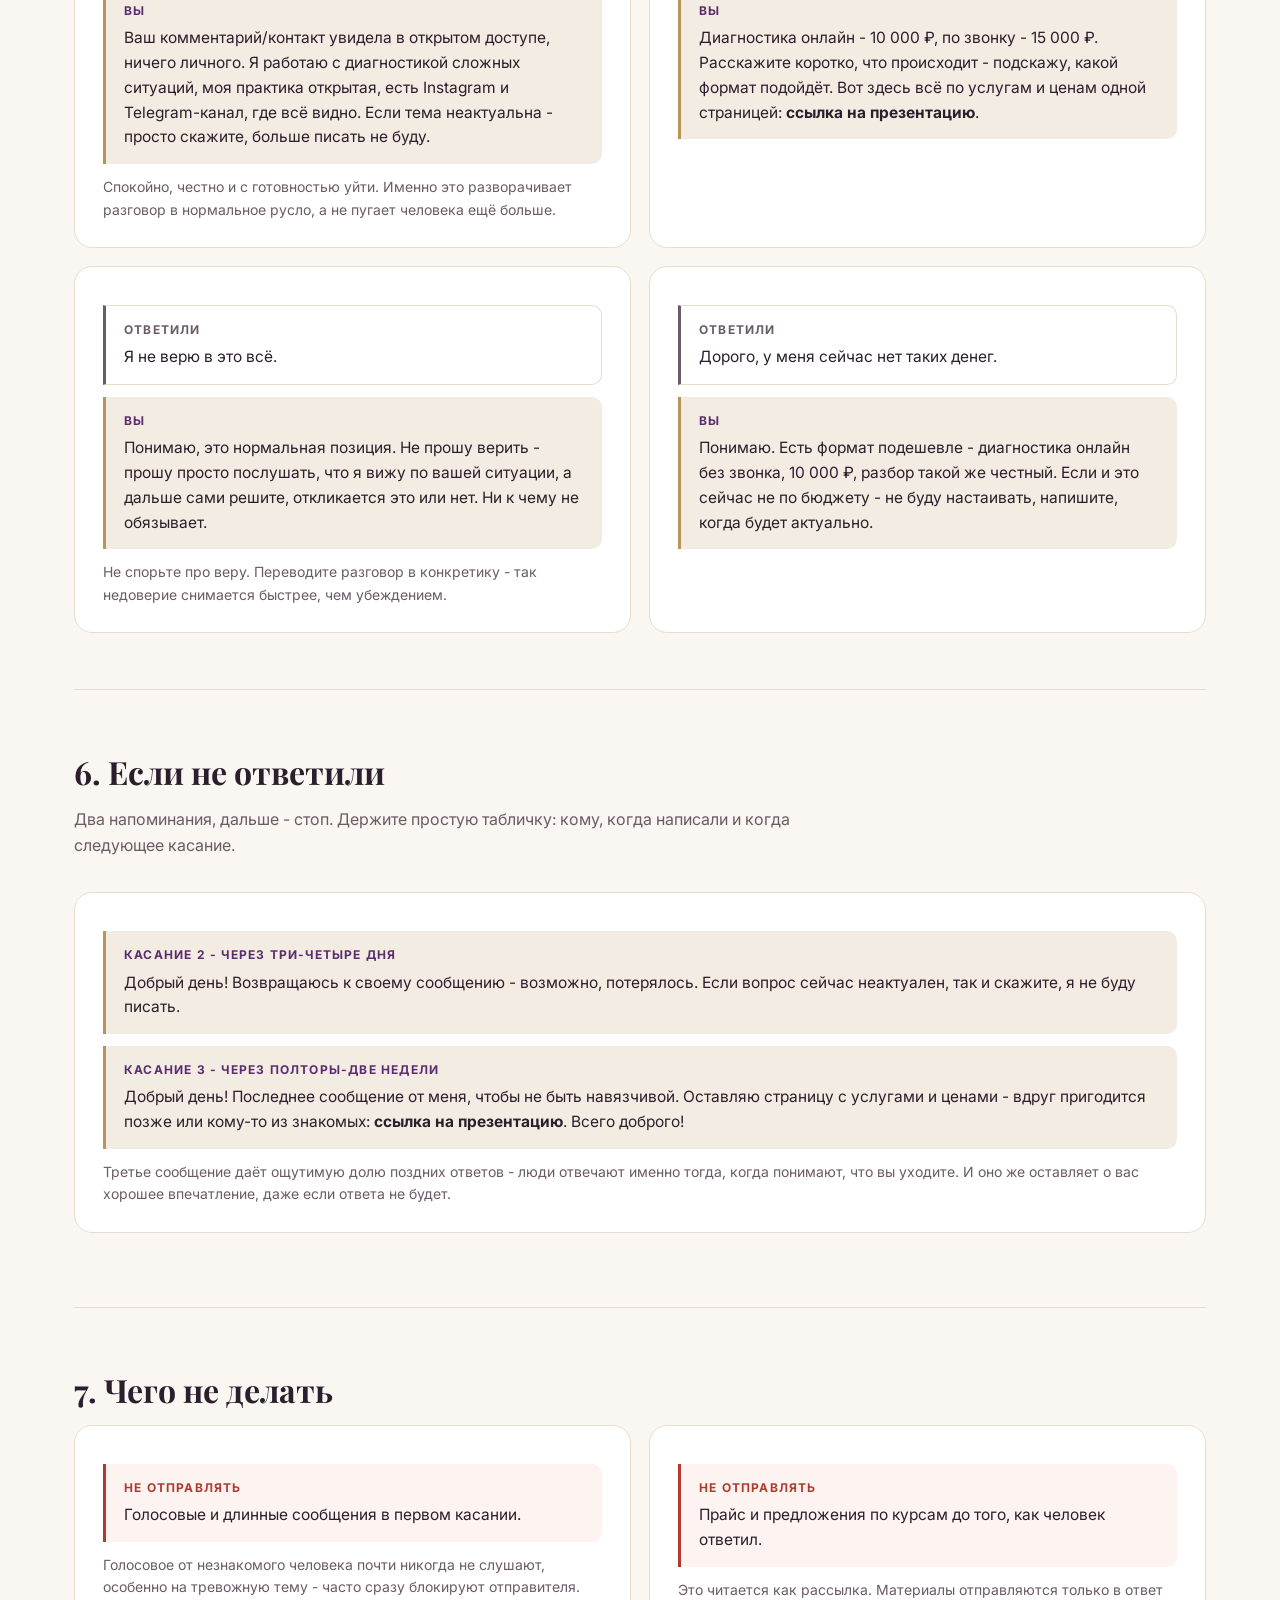
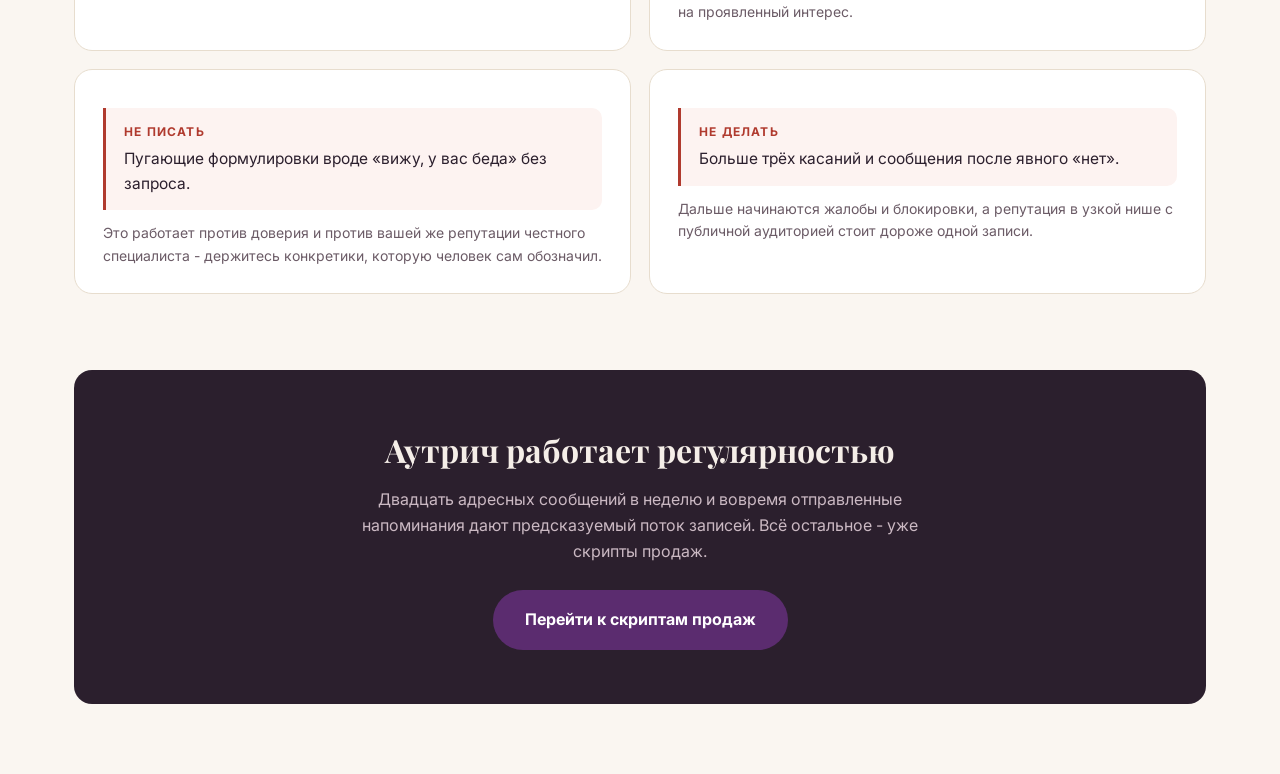
<file: outreach.html>
<!DOCTYPE html>
<html lang="ru">
<head>
<meta charset="UTF-8">
<meta name="viewport" content="width=device-width, initial-scale=1.0">
<title>Скрипт холодных сообщений - Светлана Яблочкина</title>
<meta name="description" content="Как писать первой потенциальным клиентам и партнёрам: сегменты, первое сообщение, ответы на встречные вопросы, цепочка касаний.">
<meta name="robots" content="noindex">
<link rel="preconnect" href="https://fonts.googleapis.com">
<link rel="preconnect" href="https://fonts.gstatic.com" crossorigin>
<link href="https://fonts.googleapis.com/css2?family=Playfair+Display:wght@500;600;700;800&family=Inter:wght@400;500;600;700;800&display=swap" rel="stylesheet">
<link rel="stylesheet" href="styles.css">
<link rel="stylesheet" href="materials.css">
</head>
<body>

<div class="doc-bar">
  <div class="doc-bar__inner">
    <a href="index.html" class="doc-bar__back">← <span>Назад на сайт</span></a>
    <div class="doc-bar__actions">
      <a href="materials.html" class="btn btn--ghost">Все материалы</a>
      <a href="scripts.html" class="btn btn--ghost">Скрипты продаж</a>
      <button class="btn btn--primary" onclick="window.print()">Сохранить в PDF</button>
    </div>
  </div>
</div>

<div class="container">

  <section class="doc-hero">
    <p class="eyebrow">Материал для внутреннего пользования</p>
    <h1>Скрипт холодных сообщений: как писать первой</h1>
    <p class="doc-hero__lead">Входящие заявки - поток, который вы не контролируете. Аутрич - то, что можно включить в любой момент, когда нужны записи на диагностику или новые ученики на курсы. Здесь - кому писать, что писать в первом сообщении и как довести переписку до записи, не превращаясь в спам.</p>
    <nav class="toc">
      <a href="#who">Кому писать</a>
      <a href="#rules">Правила</a>
      <a href="#first">Первое сообщение</a>
      <a href="#partners">Партнёрам и охватам</a>
      <a href="#answers">Встречные вопросы</a>
      <a href="#followup">Если молчат</a>
      <a href="#stop">Чего не делать</a>
    </nav>
  </section>

  <section class="doc-section" id="who">
    <h2>1. Кому писать</h2>
    <p class="doc-section__lead">Два разных направления. Прямое - пишем тем, у кого прямо сейчас на виду сложная ситуация. Партнёрское - договариваемся с теми, у чьей аудитории таких людей много. Второе даёт меньше ответов, но каждый обычно приводит несколько человек сразу.</p>

    <div class="grid-2">
      <div class="card">
        <span class="tag">Прямые клиенты</span>
        <p class="card__title">Кто уже пишет о проблеме открыто</p>
        <ul class="ul">
          <li><b>Комментаторы в тематических пабликах</b> - люди, которые публично пишут «не понимаю, что со мной происходит», «третий год ничего не двигается» под чужими постами про отношения, деньги, эзотерику.</li>
          <li><b>Подписчики закрытого канала, которые давно не покупали</b> - читают контент, но не записались. Часто им не хватило прямого предложения, а не желания.</li>
          <li><b>Ваши прошлые клиентки, которые не продолжили</b> - были на разовой диагностике полгода-год назад, ситуация могла вернуться или измениться.</li>
          <li><b>Те, кто интересовался курсами, но не купил</b> - спрашивали про «Свечи» или общий курс магии, но не оплатили сразу.</li>
        </ul>
      </div>
      <div class="card">
        <span class="tag">Партнёры и охваты</span>
        <p class="card__title">У кого нужная аудитория уже есть</p>
        <ul class="ul">
          <li><b>Блогеры смежных ниш</b> - психологи, астрологи, нутрициологи для женщин 30+. Обмен рекомендациями между аудиториями без прямой конкуренции.</li>
          <li><b>Владелицы эзотерических магазинов и лавок</b> - продают камни, свечи, атрибутику. Могут рекомендовать вас клиентам, вы - их магазин под ваши курсы.</li>
          <li><b>Организаторы женских встреч и ретритов</b> - им нужны спикеры и эксперты, вам - доступ к готовой заинтересованной аудитории.</li>
          <li><b>Администраторы тематических чатов и сообществ</b> - за размещение анонса о курсе или разборе.</li>
        </ul>
      </div>
    </div>
  </section>

  <section class="doc-section" id="rules">
    <h2>2. Четыре правила, без которых аутрич не работает</h2>
    <div class="grid-2">
      <div class="card">
        <p class="card__title">Повод важнее текста</p>
        <p>В первом сообщении должно быть видно, почему вы пишете именно этому человеку. «Видела ваш комментарий про то, что третий год не можете сдвинуться с места» работает, «здравствуйте, предлагаю услуги эзотерика» - нет.</p>
      </div>
      <div class="card">
        <p class="card__title">Ничего не продавать в первом сообщении</p>
        <p>Цель первого касания - получить ответ, любой. Цены и формат идут только после того, как человек написал вам хоть слово.</p>
      </div>
      <div class="card">
        <p class="card__title">Короткое сообщение и один вопрос в конце</p>
        <p>Три-четыре строки максимум. Один вопрос, на который легко ответить «да» или «нет». Простыню текста не читают, особенно на тему, которая и так вызывает тревогу.</p>
      </div>
      <div class="card">
        <p class="card__title">Объём вместо надежды</p>
        <p>Ответ приходит примерно на каждое пятое–десятое сообщение. Двадцать сообщений в неделю дают стабильный поток разговоров, три - не дают ничего и создают ощущение, что «аутрич не работает».</p>
      </div>
    </div>
    <div class="tip">
      <strong>Куда вести:</strong> в конце разговора всегда отправляйте одну ссылку - на презентацию услуг. Она отвечает на вопросы про цены и формат лучше, чем длинное сообщение, и выглядит солиднее, чем скриншот прайса из заметок.
    </div>
  </section>

  <section class="doc-section" id="first">
    <h2>3. Первое сообщение - по сегментам</h2>
    <p class="doc-section__lead">Каждый вариант заканчивается лёгким вопросом. Отвечать на такое проще, чем игнорировать.</p>

    <div class="card">
      <span class="tag">Комментарий под чужим постом</span>
      <p class="card__title">Тем, кто публично пишет о проблеме</p>
      <div class="say">
        <span class="say__who">Сообщение</span>
        Здравствуйте! Увидела ваш комментарий про то, что уже давно всё «бьётся-бьётся, а толку ноль» - знакомая история, часто за этим стоит конкретная причина, которую видно при разборе. Я работаю с такими запросами, зовут Светлана. Если интересно - расскажу коротко, как обычно проходит диагностика?
      </div>
      <p class="card__note">Работает точная цитата из его же слов: человек видит, что вы прочитали именно его, а не разослали одно и то же всем подряд.</p>
    </div>

    <div class="card">
      <span class="tag">Подписчик канала, не покупал</span>
      <p class="card__title">Тем, кто читает, но не записывался</p>
      <div class="say">
        <span class="say__who">Сообщение</span>
        Добрый день! Вы давно у меня в канале, но пока не были на разборе - решила написать лично. Если сейчас есть что-то, с чем застряли, могу коротко посмотреть, что происходит. Актуально?
      </div>
    </div>

    <div class="card">
      <span class="tag">Реактивация</span>
      <p class="card__title">Тем, кто был на диагностике раньше и пропал</p>
      <div class="say">
        <span class="say__who">Сообщение</span>
        Добрый день! Светлана, мы с вами общались какое-то время назад по вашему вопросу. Решила написать и узнать, как сейчас дела - сдвинулось что-то или ситуация та же? Если та же - могу посмотреть, что изменилось и почему не идёт.
      </div>
      <p class="card__note">Самый дешёвый источник записей. Раз в квартал проходите по всем старым перепискам - это час работы и обычно несколько вернувшихся клиенток.</p>
    </div>

    <div class="card">
      <span class="tag">Интересовались курсом</span>
      <p class="card__title">Тем, кто спрашивал про «Свечи» или магию, но не купил</p>
      <div class="say">
        <span class="say__who">Сообщение</span>
        Добрый день! Вы спрашивали про курс «Свечи» - решила написать вам первой. Формат: 15 000 ₽, всё онлайн, без дат начала и конца, к каждой части есть видео. Актуально ещё или вопрос закрылся по-другому?
      </div>
    </div>
  </section>

  <section class="doc-section" id="partners">
    <h2>4. Партнёрам и охватам</h2>
    <p class="doc-section__lead">Здесь нельзя выглядеть просящей. Вы приходите не за аудиторией, а с предложением обмена - и это должно читаться с первой строки.</p>

    <div class="card">
      <p class="card__title">Блогеру смежной ниши (психолог, астролог, нутрициолог)</p>
      <div class="say">
        <span class="say__who">Сообщение</span>
        Здравствуйте! Меня зовут Светлана, работаю с диагностикой ситуаций и магической помощью, аудитория 85 000+ в Instagram. Часто у наших с вами подписчиц пересекающиеся запросы - просто с разных сторон. Предлагаю обмен рекомендациями: я рассказываю о вас своей аудитории, вы - своей обо мне. Интересно обсудить формат?
      </div>
    </div>

    <div class="card">
      <p class="card__title">Владелице эзотерического магазина или лавки</p>
      <div class="say">
        <span class="say__who">Сообщение</span>
        Здравствуйте! Я работаю с диагностикой и провожу курсы по магическим практикам - «Свечи», «Отмаливание рода» и другие. Хочу предложить сотрудничество: вы рекомендуете мои курсы своим покупателям, которые интересуются не просто товаром, а тем, как с ним работать, я в ответ рекомендую ваш магазин ученицам как место, где брать материалы. Обсудим условия?
      </div>
    </div>

    <div class="card">
      <p class="card__title">Организатору женских встреч или ретритов</p>
      <div class="say">
        <span class="say__who">Сообщение</span>
        Здравствуйте! Я практикующий эксперт по эзотерике, аудитория 85 000+, провожу диагностики и обучение магическим практикам. Слежу за вашими мероприятиями - хочу предложить себя как спикера или провести короткий разбор для участниц. Расскажете, как у вас устроен формат приглашения экспертов?
      </div>
      <p class="card__note">Здесь вы предлагаете ценность аудитории организатора, а не просите доступ к ней бесплатно. Отвечают почти всегда.</p>
    </div>
  </section>

  <section class="doc-section" id="answers">
    <h2>5. Ответы на встречные вопросы</h2>

    <div class="grid-2">
      <div class="card">
        <div class="say say--client"><span class="say__who">Ответили</span>А вы кто вообще, откуда у вас мой контакт?</div>
        <div class="say">
          <span class="say__who">Вы</span>
          Ваш комментарий/контакт увидела в открытом доступе, ничего личного. Я работаю с диагностикой сложных ситуаций, моя практика открытая, есть Instagram и Telegram-канал, где всё видно. Если тема неактуальна - просто скажите, больше писать не буду.
        </div>
        <p class="card__note">Спокойно, честно и с готовностью уйти. Именно это разворачивает разговор в нормальное русло, а не пугает человека ещё больше.</p>
      </div>
      <div class="card">
        <div class="say say--client"><span class="say__who">Ответили</span>Сколько стоит?</div>
        <div class="say">
          <span class="say__who">Вы</span>
          Диагностика онлайн - 10 000 ₽, по звонку - 15 000 ₽. Расскажите коротко, что происходит - подскажу, какой формат подойдёт. Вот здесь всё по услугам и ценам одной страницей: <b>ссылка на презентацию</b>.
        </div>
      </div>
      <div class="card">
        <div class="say say--client"><span class="say__who">Ответили</span>Я не верю в это всё.</div>
        <div class="say">
          <span class="say__who">Вы</span>
          Понимаю, это нормальная позиция. Не прошу верить - прошу просто послушать, что я вижу по вашей ситуации, а дальше сами решите, откликается это или нет. Ни к чему не обязывает.
        </div>
        <p class="card__note">Не спорьте про веру. Переводите разговор в конкретику - так недоверие снимается быстрее, чем убеждением.</p>
      </div>
      <div class="card">
        <div class="say say--client"><span class="say__who">Ответили</span>Дорого, у меня сейчас нет таких денег.</div>
        <div class="say">
          <span class="say__who">Вы</span>
          Понимаю. Есть формат подешевле - диагностика онлайн без звонка, 10 000 ₽, разбор такой же честный. Если и это сейчас не по бюджету - не буду настаивать, напишите, когда будет актуально.
        </div>
      </div>
    </div>
  </section>

  <section class="doc-section" id="followup">
    <h2>6. Если не ответили</h2>
    <p class="doc-section__lead">Два напоминания, дальше - стоп. Держите простую табличку: кому, когда написали и когда следующее касание.</p>

    <div class="card">
      <div class="say">
        <span class="say__who">Касание 2 - через три-четыре дня</span>
        Добрый день! Возвращаюсь к своему сообщению - возможно, потерялось. Если вопрос сейчас неактуален, так и скажите, я не буду писать.
      </div>
      <div class="say">
        <span class="say__who">Касание 3 - через полторы-две недели</span>
        Добрый день! Последнее сообщение от меня, чтобы не быть навязчивой. Оставляю страницу с услугами и ценами - вдруг пригодится позже или кому-то из знакомых: <b>ссылка на презентацию</b>. Всего доброго!
      </div>
      <p class="card__note">Третье сообщение даёт ощутимую долю поздних ответов - люди отвечают именно тогда, когда понимают, что вы уходите. И оно же оставляет о вас хорошее впечатление, даже если ответа не будет.</p>
    </div>
  </section>

  <section class="doc-section" id="stop">
    <h2>7. Чего не делать</h2>
    <div class="grid-2">
      <div class="card">
        <div class="say say--stop"><span class="say__who">Не отправлять</span>Голосовые и длинные сообщения в первом касании.</div>
        <p class="card__note">Голосовое от незнакомого человека почти никогда не слушают, особенно на тревожную тему - часто сразу блокируют отправителя.</p>
      </div>
      <div class="card">
        <div class="say say--stop"><span class="say__who">Не отправлять</span>Прайс и предложения по курсам до того, как человек ответил.</div>
        <p class="card__note">Это читается как рассылка. Материалы отправляются только в ответ на проявленный интерес.</p>
      </div>
      <div class="card">
        <div class="say say--stop"><span class="say__who">Не писать</span>Пугающие формулировки вроде «вижу, у вас беда» без запроса.</div>
        <p class="card__note">Это работает против доверия и против вашей же репутации честного специалиста - держитесь конкретики, которую человек сам обозначил.</p>
      </div>
      <div class="card">
        <div class="say say--stop"><span class="say__who">Не делать</span>Больше трёх касаний и сообщения после явного «нет».</div>
        <p class="card__note">Дальше начинаются жалобы и блокировки, а репутация в узкой нише с публичной аудиторией стоит дороже одной записи.</p>
      </div>
    </div>
  </section>

  <div class="cta-final">
    <h2>Аутрич работает регулярностью</h2>
    <p>Двадцать адресных сообщений в неделю и вовремя отправленные напоминания дают предсказуемый поток записей. Всё остальное - уже скрипты продаж.</p>
    <a href="scripts.html" class="btn btn--primary btn--lg">Перейти к скриптам продаж</a>
  </div>

</div>

</body>
</html>
</file>
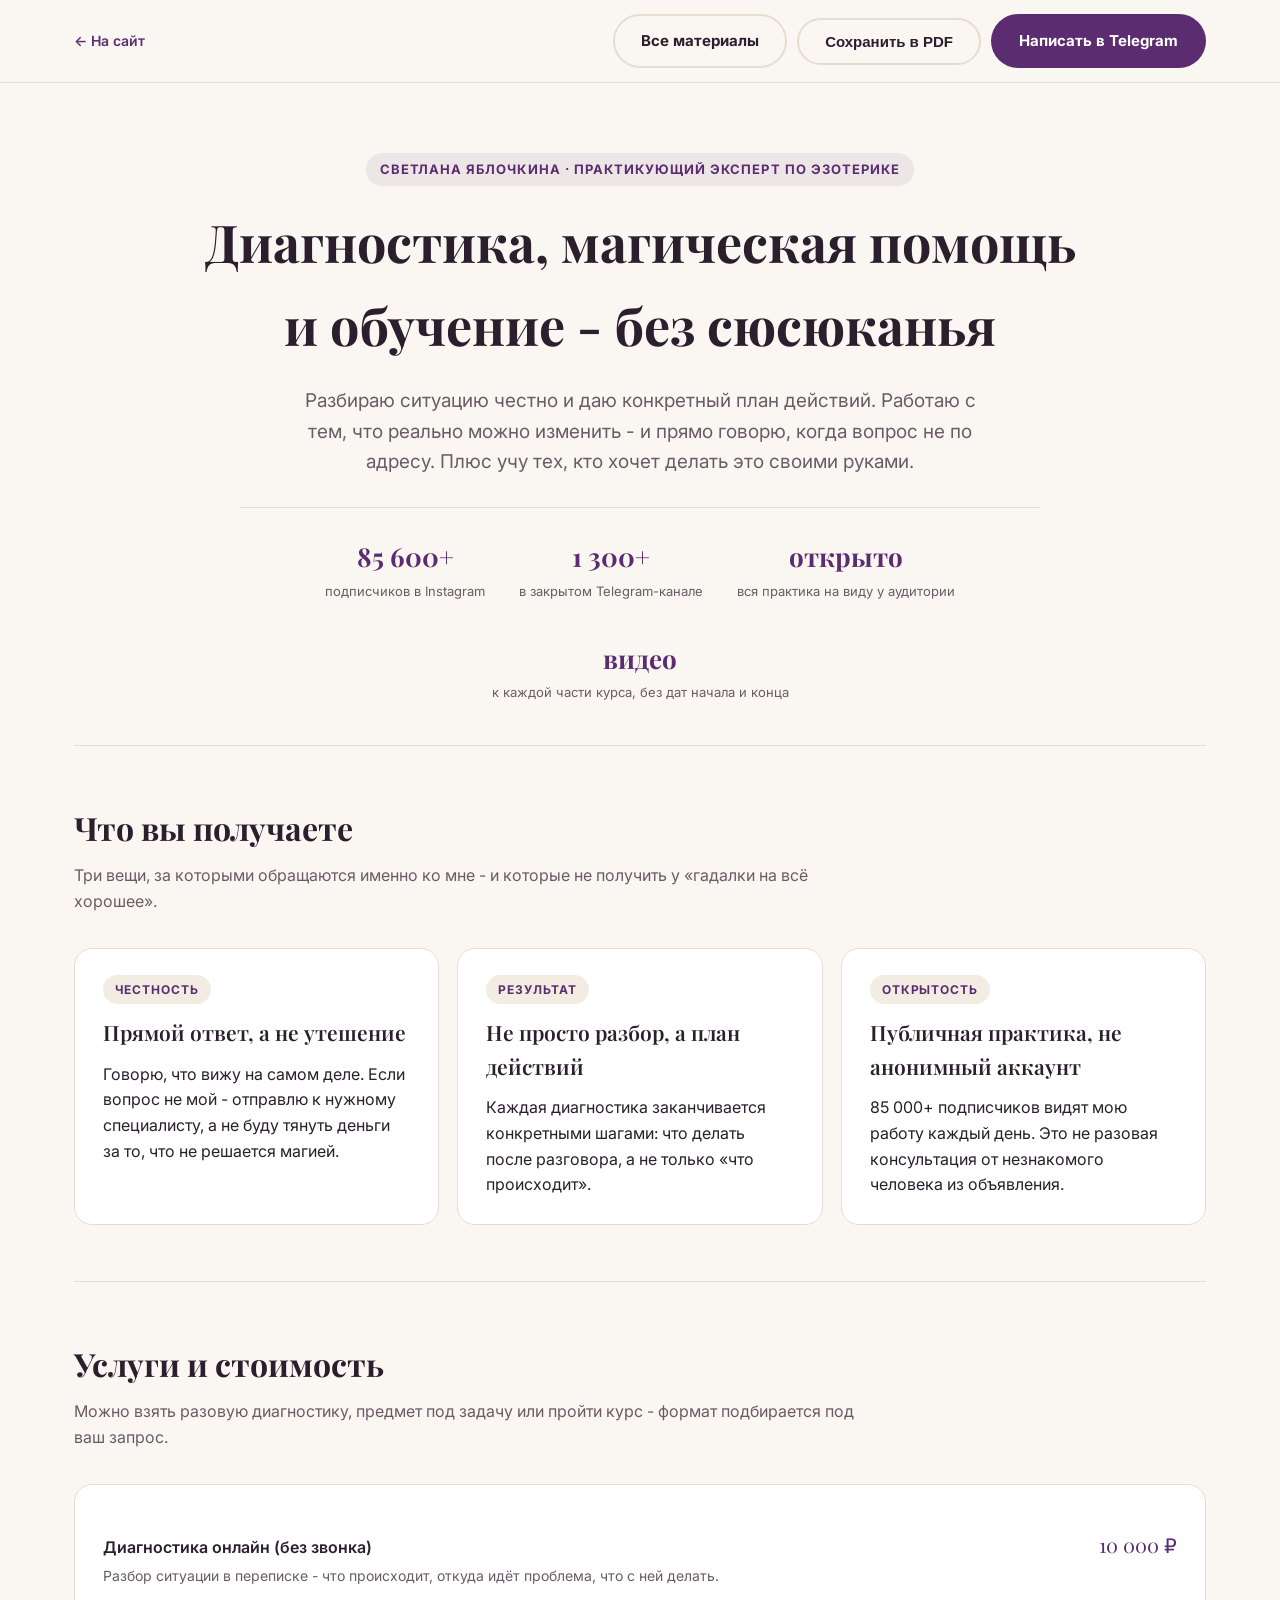
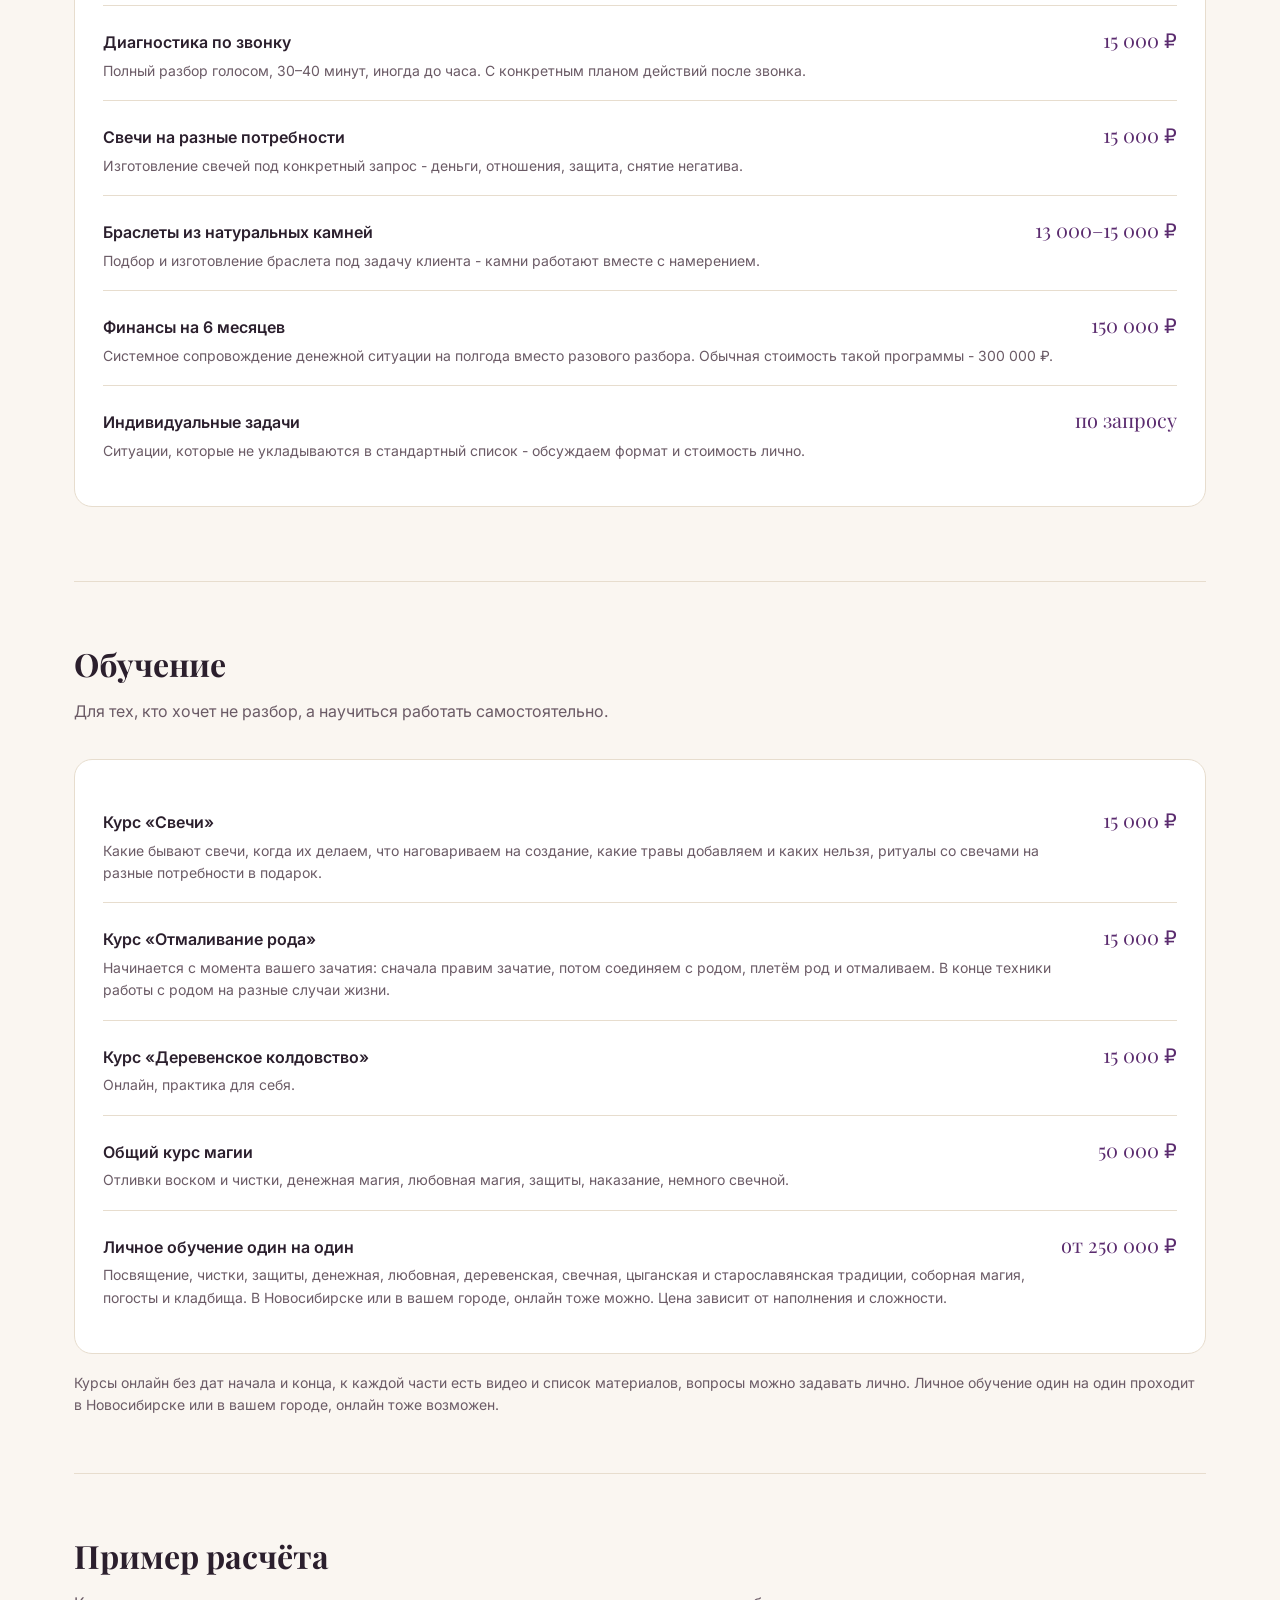
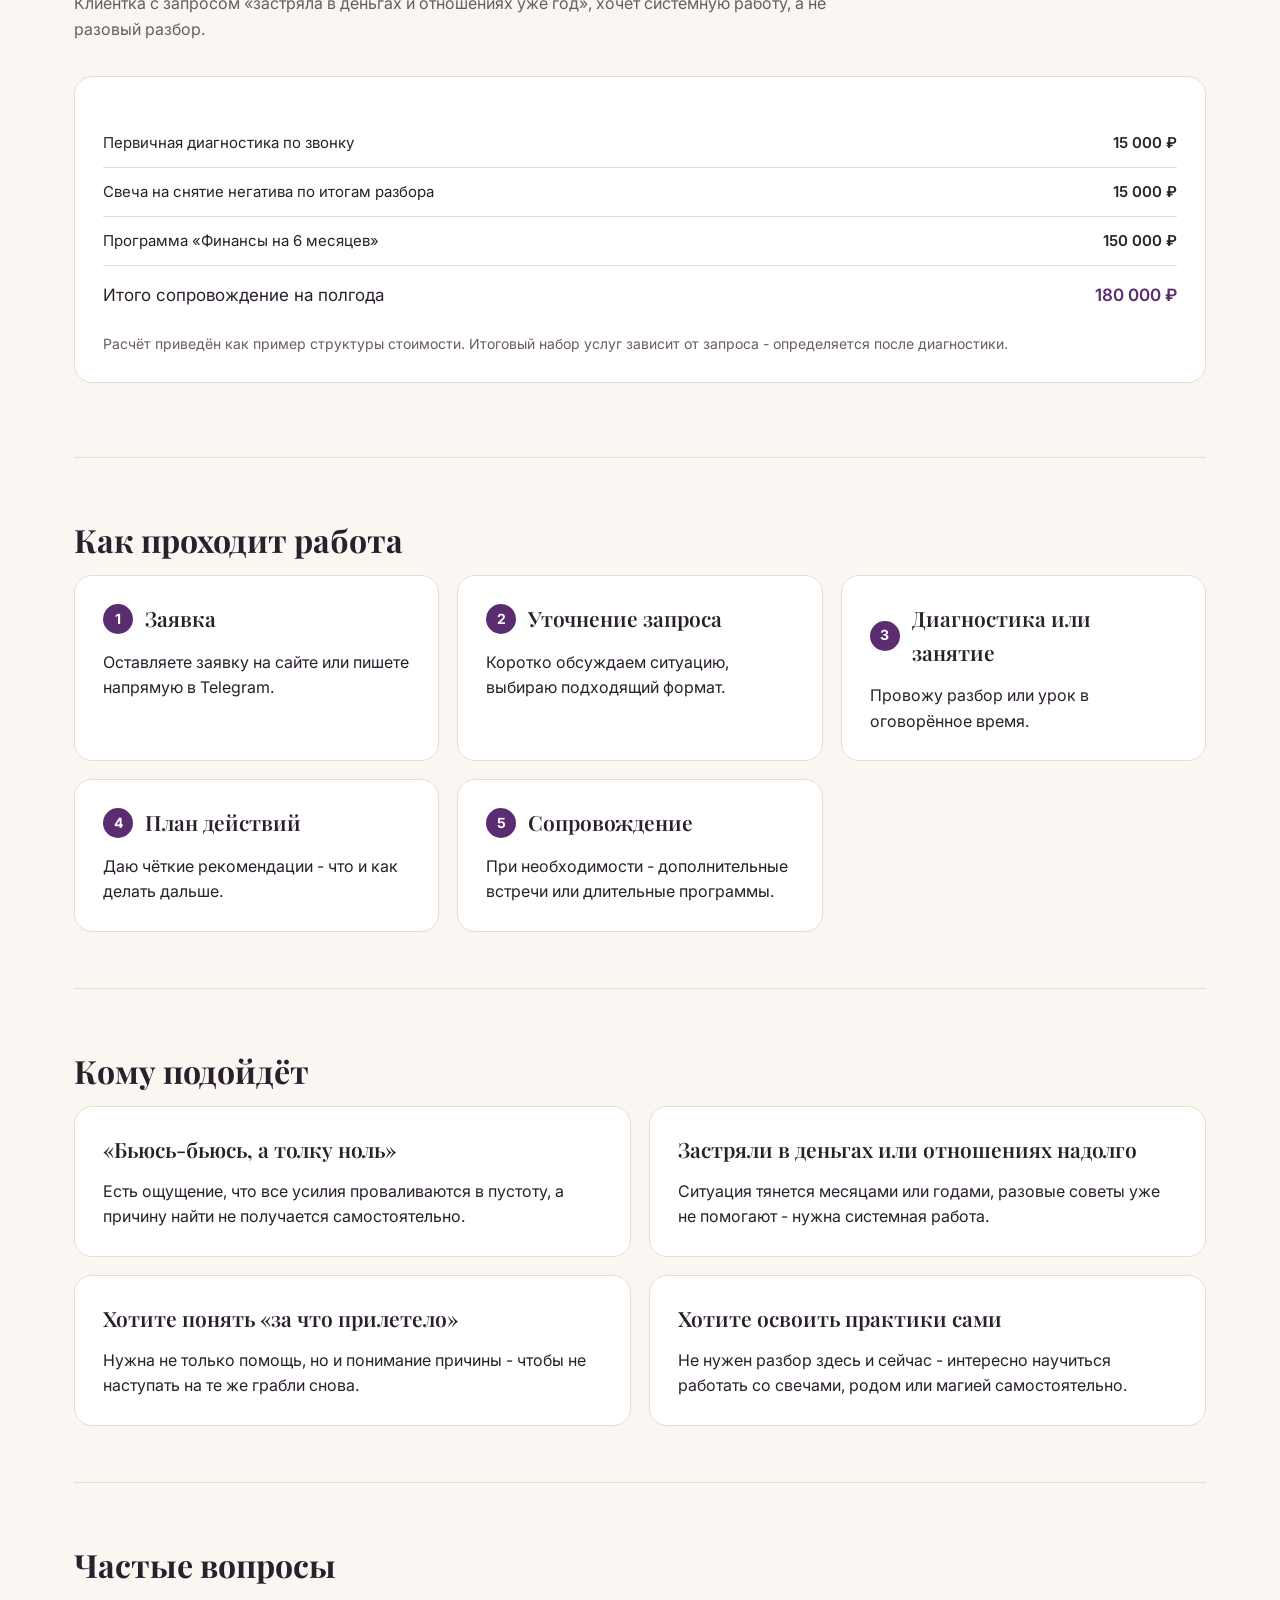
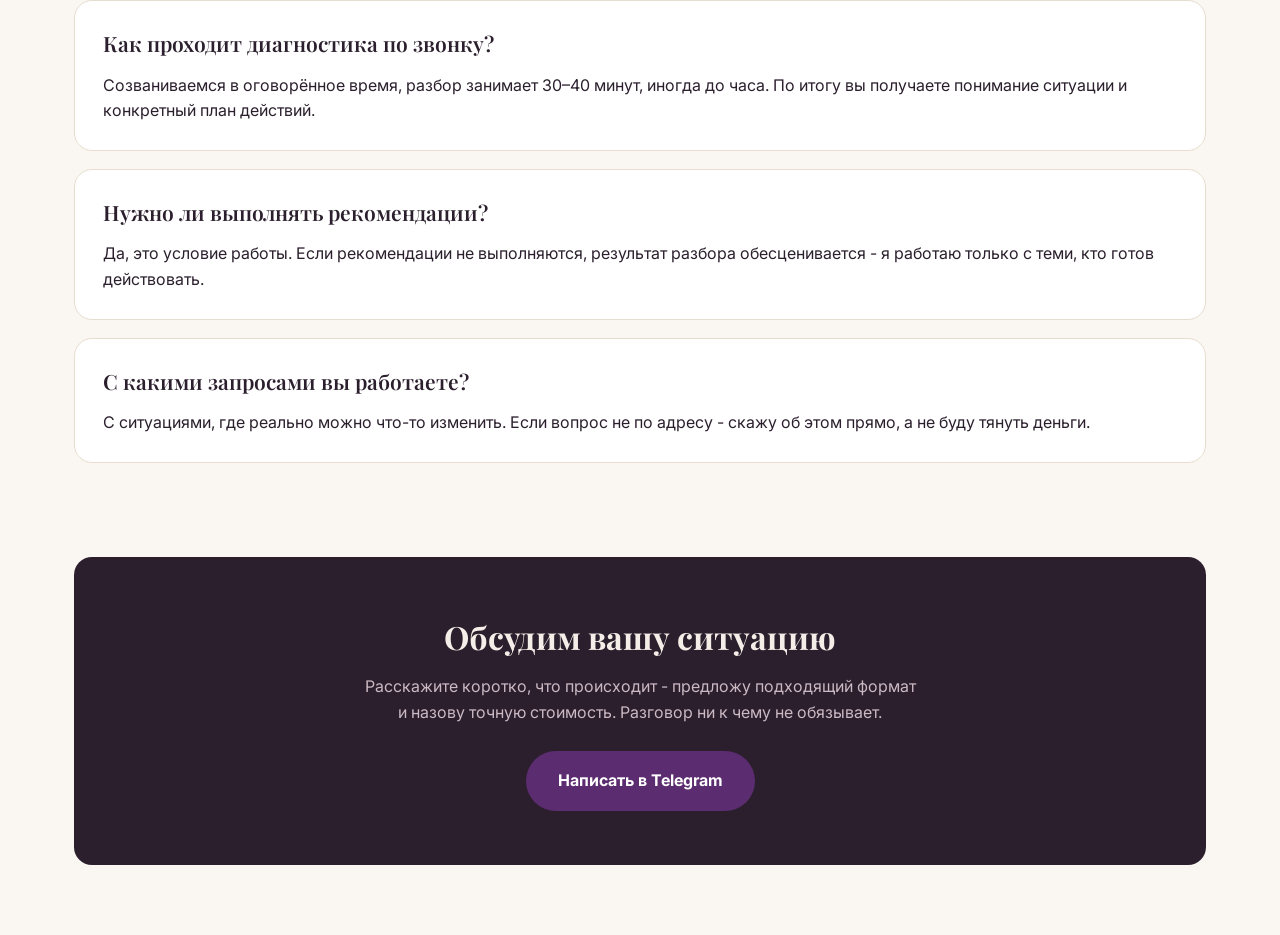
<file: presentation.html>
<!DOCTYPE html>
<html lang="ru">
<head>
<meta charset="UTF-8">
<meta name="viewport" content="width=device-width, initial-scale=1.0">
<title>Презентация услуг - Светлана Яблочкина</title>
<meta name="description" content="Диагностика, магическая помощь и обучение. Что входит, сколько стоит и как проходит работа - на одной странице.">
<link rel="preconnect" href="https://fonts.googleapis.com">
<link rel="preconnect" href="https://fonts.gstatic.com" crossorigin>
<link href="https://fonts.googleapis.com/css2?family=Playfair+Display:wght@500;600;700;800&family=Inter:wght@400;500;600;700;800&display=swap" rel="stylesheet">
<link rel="stylesheet" href="styles.css">
<link rel="stylesheet" href="materials.css">
</head>
<body>

<div class="doc-bar">
  <div class="doc-bar__inner">
    <a href="index.html" class="doc-bar__back">← <span>На сайт</span></a>
    <div class="doc-bar__actions">
      <a href="materials.html" class="btn btn--ghost">Все материалы</a>
      <button class="btn btn--ghost" onclick="window.print()">Сохранить в PDF</button>
      <a href="https://t.me/yablochkinaSveta" target="_blank" rel="noopener" class="btn btn--primary">Написать в Telegram</a>
    </div>
  </div>
</div>

<div class="container">

  <section class="pitch">
    <p class="eyebrow eyebrow--center">Светлана Яблочкина · практикующий эксперт по эзотерике</p>
    <h1>Диагностика, магическая помощь и обучение - без сюсюканья</h1>
    <p class="pitch__lead">Разбираю ситуацию честно и даю конкретный план действий. Работаю с тем, что реально можно изменить - и прямо говорю, когда вопрос не по адресу. Плюс учу тех, кто хочет делать это своими руками.</p>
    <div class="pitch__meta">
      <div><b>85 600+</b><span>подписчиков в Instagram</span></div>
      <div><b>1 300+</b><span>в закрытом Telegram-канале</span></div>
      <div><b>открыто</b><span>вся практика на виду у аудитории</span></div>
      <div><b>видео</b><span>к каждой части курса, без дат начала и конца</span></div>
    </div>
  </section>

  <section class="doc-section">
    <h2>Что вы получаете</h2>
    <p class="doc-section__lead">Три вещи, за которыми обращаются именно ко мне - и которые не получить у «гадалки на всё хорошее».</p>
    <div class="grid-3">
      <div class="card">
        <span class="tag">Честность</span>
        <p class="card__title">Прямой ответ, а не утешение</p>
        <p>Говорю, что вижу на самом деле. Если вопрос не мой - отправлю к нужному специалисту, а не буду тянуть деньги за то, что не решается магией.</p>
      </div>
      <div class="card">
        <span class="tag">Результат</span>
        <p class="card__title">Не просто разбор, а план действий</p>
        <p>Каждая диагностика заканчивается конкретными шагами: что делать после разговора, а не только «что происходит».</p>
      </div>
      <div class="card">
        <span class="tag">Открытость</span>
        <p class="card__title">Публичная практика, не анонимный аккаунт</p>
        <p>85 000+ подписчиков видят мою работу каждый день. Это не разовая консультация от незнакомого человека из объявления.</p>
      </div>
    </div>
  </section>

  <section class="doc-section">
    <h2>Услуги и стоимость</h2>
    <p class="doc-section__lead">Можно взять разовую диагностику, предмет под задачу или пройти курс - формат подбирается под ваш запрос.</p>

    <div class="card">
      <div class="offer">
        <div>
          <span class="offer__name">Диагностика онлайн (без звонка)</span>
          <span class="offer__desc">Разбор ситуации в переписке - что происходит, откуда идёт проблема, что с ней делать.</span>
        </div>
        <span class="offer__price">10 000 ₽</span>
      </div>
      <div class="offer">
        <div>
          <span class="offer__name">Диагностика по звонку</span>
          <span class="offer__desc">Полный разбор голосом, 30–40 минут, иногда до часа. С конкретным планом действий после звонка.</span>
        </div>
        <span class="offer__price">15 000 ₽</span>
      </div>
      <div class="offer">
        <div>
          <span class="offer__name">Свечи на разные потребности</span>
          <span class="offer__desc">Изготовление свечей под конкретный запрос - деньги, отношения, защита, снятие негатива.</span>
        </div>
        <span class="offer__price">15 000 ₽</span>
      </div>
      <div class="offer">
        <div>
          <span class="offer__name">Браслеты из натуральных камней</span>
          <span class="offer__desc">Подбор и изготовление браслета под задачу клиента - камни работают вместе с намерением.</span>
        </div>
        <span class="offer__price">13 000–15 000 ₽</span>
      </div>
      <div class="offer">
        <div>
          <span class="offer__name">Финансы на 6 месяцев</span>
          <span class="offer__desc">Системное сопровождение денежной ситуации на полгода вместо разового разбора. Обычная стоимость такой программы - 300 000 ₽.</span>
        </div>
        <span class="offer__price">150 000 ₽</span>
      </div>
      <div class="offer">
        <div>
          <span class="offer__name">Индивидуальные задачи</span>
          <span class="offer__desc">Ситуации, которые не укладываются в стандартный список - обсуждаем формат и стоимость лично.</span>
        </div>
        <span class="offer__price">по запросу</span>
      </div>
    </div>
  </section>

  <section class="doc-section">
    <h2>Обучение</h2>
    <p class="doc-section__lead">Для тех, кто хочет не разбор, а научиться работать самостоятельно.</p>

    <div class="card">
      <div class="offer">
        <div>
          <span class="offer__name">Курс «Свечи»</span>
          <span class="offer__desc">Какие бывают свечи, когда их делаем, что наговариваем на создание, какие травы добавляем и каких нельзя, ритуалы со свечами на разные потребности в подарок.</span>
        </div>
        <span class="offer__price">15 000 ₽</span>
      </div>
      <div class="offer">
        <div>
          <span class="offer__name">Курс «Отмаливание рода»</span>
          <span class="offer__desc">Начинается с момента вашего зачатия: сначала правим зачатие, потом соединяем с родом, плетём род и отмаливаем. В конце техники работы с родом на разные случаи жизни.</span>
        </div>
        <span class="offer__price">15 000 ₽</span>
      </div>
      <div class="offer">
        <div>
          <span class="offer__name">Курс «Деревенское колдовство»</span>
          <span class="offer__desc">Онлайн, практика для себя.</span>
        </div>
        <span class="offer__price">15 000 ₽</span>
      </div>
      <div class="offer">
        <div>
          <span class="offer__name">Общий курс магии</span>
          <span class="offer__desc">Отливки воском и чистки, денежная магия, любовная магия, защиты, наказание, немного свечной.</span>
        </div>
        <span class="offer__price">50 000 ₽</span>
      </div>
      <div class="offer">
        <div>
          <span class="offer__name">Личное обучение один на один</span>
          <span class="offer__desc">Посвящение, чистки, защиты, денежная, любовная, деревенская, свечная, цыганская и старославянская традиции, соборная магия, погосты и кладбища. В Новосибирске или в вашем городе, онлайн тоже можно. Цена зависит от наполнения и сложности.</span>
        </div>
        <span class="offer__price">от 250 000 ₽</span>
      </div>
    </div>
    <p class="card__note" style="margin-top:14px">Курсы онлайн без дат начала и конца, к каждой части есть видео и список материалов, вопросы можно задавать лично. Личное обучение один на один проходит в Новосибирске или в вашем городе, онлайн тоже возможен.</p>
  </section>

  <section class="doc-section">
    <h2>Пример расчёта</h2>
    <p class="doc-section__lead">Клиентка с запросом «застряла в деньгах и отношениях уже год», хочет системную работу, а не разовый разбор.</p>
    <div class="card">
      <table class="calc">
        <tr><td>Первичная диагностика по звонку</td><td>15 000 ₽</td></tr>
        <tr><td>Свеча на снятие негатива по итогам разбора</td><td>15 000 ₽</td></tr>
        <tr><td>Программа «Финансы на 6 месяцев»</td><td>150 000 ₽</td></tr>
        <tr><td>Итого сопровождение на полгода</td><td>180 000 ₽</td></tr>
      </table>
      <p class="card__note">Расчёт приведён как пример структуры стоимости. Итоговый набор услуг зависит от запроса - определяется после диагностики.</p>
    </div>
  </section>

  <section class="doc-section">
    <h2>Как проходит работа</h2>
    <div class="grid-3">
      <div class="card">
        <div class="card__head"><span class="card__step">1</span><p class="card__title">Заявка</p></div>
        <p>Оставляете заявку на сайте или пишете напрямую в Telegram.</p>
      </div>
      <div class="card">
        <div class="card__head"><span class="card__step">2</span><p class="card__title">Уточнение запроса</p></div>
        <p>Коротко обсуждаем ситуацию, выбираю подходящий формат.</p>
      </div>
      <div class="card">
        <div class="card__head"><span class="card__step">3</span><p class="card__title">Диагностика или занятие</p></div>
        <p>Провожу разбор или урок в оговорённое время.</p>
      </div>
      <div class="card">
        <div class="card__head"><span class="card__step">4</span><p class="card__title">План действий</p></div>
        <p>Даю чёткие рекомендации - что и как делать дальше.</p>
      </div>
      <div class="card">
        <div class="card__head"><span class="card__step">5</span><p class="card__title">Сопровождение</p></div>
        <p>При необходимости - дополнительные встречи или длительные программы.</p>
      </div>
    </div>
  </section>

  <section class="doc-section">
    <h2>Кому подойдёт</h2>
    <div class="grid-2">
      <div class="card">
        <p class="card__title">«Бьюсь-бьюсь, а толку ноль»</p>
        <p>Есть ощущение, что все усилия проваливаются в пустоту, а причину найти не получается самостоятельно.</p>
      </div>
      <div class="card">
        <p class="card__title">Застряли в деньгах или отношениях надолго</p>
        <p>Ситуация тянется месяцами или годами, разовые советы уже не помогают - нужна системная работа.</p>
      </div>
      <div class="card">
        <p class="card__title">Хотите понять «за что прилетело»</p>
        <p>Нужна не только помощь, но и понимание причины - чтобы не наступать на те же грабли снова.</p>
      </div>
      <div class="card">
        <p class="card__title">Хотите освоить практики сами</p>
        <p>Не нужен разбор здесь и сейчас - интересно научиться работать со свечами, родом или магией самостоятельно.</p>
      </div>
    </div>
  </section>

  <section class="doc-section">
    <h2>Частые вопросы</h2>
    <div class="card">
      <p class="card__title">Как проходит диагностика по звонку?</p>
      <p>Созваниваемся в оговорённое время, разбор занимает 30–40 минут, иногда до часа. По итогу вы получаете понимание ситуации и конкретный план действий.</p>
    </div>
    <div class="card">
      <p class="card__title">Нужно ли выполнять рекомендации?</p>
      <p>Да, это условие работы. Если рекомендации не выполняются, результат разбора обесценивается - я работаю только с теми, кто готов действовать.</p>
    </div>
    <div class="card">
      <p class="card__title">С какими запросами вы работаете?</p>
      <p>С ситуациями, где реально можно что-то изменить. Если вопрос не по адресу - скажу об этом прямо, а не буду тянуть деньги.</p>
    </div>
  </section>

  <div class="cta-final">
    <h2>Обсудим вашу ситуацию</h2>
    <p>Расскажите коротко, что происходит - предложу подходящий формат и назову точную стоимость. Разговор ни к чему не обязывает.</p>
    <a href="https://t.me/yablochkinaSveta" target="_blank" rel="noopener" class="btn btn--primary btn--lg">Написать в Telegram</a>
  </div>

</div>

</body>
</html>
</file>
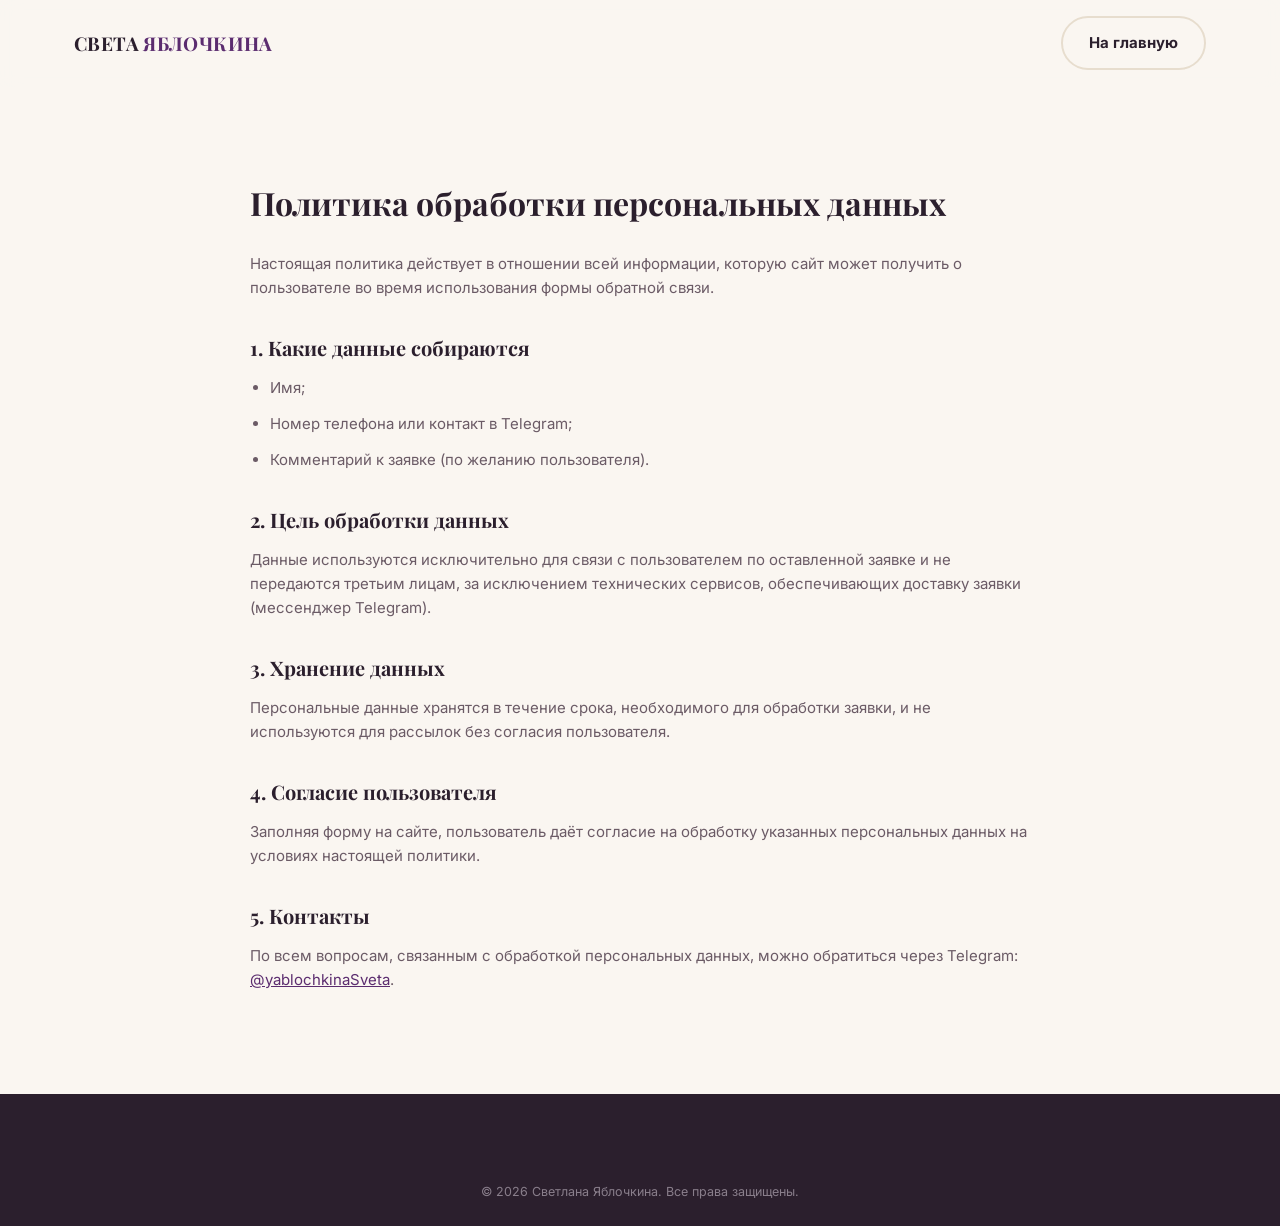
<file: privacy.html>
<!DOCTYPE html>
<html lang="ru">
<head>
<meta charset="UTF-8">
<meta name="viewport" content="width=device-width, initial-scale=1.0">
<title>Политика обработки персональных данных - Светлана Яблочкина</title>
<link rel="preconnect" href="https://fonts.googleapis.com">
<link rel="preconnect" href="https://fonts.gstatic.com" crossorigin>
<link href="https://fonts.googleapis.com/css2?family=Playfair+Display:wght@600;700&family=Inter:wght@400;500;600;700&display=swap" rel="stylesheet">
<link rel="stylesheet" href="styles.css">
<style>
  .legal { padding: 90px 0; max-width: 780px; margin: 0 auto; }
  .legal h1 { font-size: 32px; margin-bottom: 24px; }
  .legal h2 { font-size: 20px; margin: 32px 0 12px; }
  .legal p, .legal li { color: var(--ink-soft); font-size: 15px; margin-bottom: 12px; }
  .legal ul { padding-left: 20px; }
  .legal a { color: var(--accent); text-decoration: underline; }
</style>
</head>
<body>
<header class="header">
  <div class="header__inner container">
    <a href="index.html" class="logo">СВЕТА <span>ЯБЛОЧКИНА</span></a>
    <a href="index.html" class="btn btn--ghost">На главную</a>
  </div>
</header>
<main class="container">
  <section class="legal">
    <h1>Политика обработки персональных данных</h1>
    <p>Настоящая политика действует в отношении всей информации, которую сайт может получить о пользователе во время использования формы обратной связи.</p>

    <h2>1. Какие данные собираются</h2>
    <ul>
      <li>Имя;</li>
      <li>Номер телефона или контакт в Telegram;</li>
      <li>Комментарий к заявке (по желанию пользователя).</li>
    </ul>

    <h2>2. Цель обработки данных</h2>
    <p>Данные используются исключительно для связи с пользователем по оставленной заявке и не передаются третьим лицам, за исключением технических сервисов, обеспечивающих доставку заявки (мессенджер Telegram).</p>

    <h2>3. Хранение данных</h2>
    <p>Персональные данные хранятся в течение срока, необходимого для обработки заявки, и не используются для рассылок без согласия пользователя.</p>

    <h2>4. Согласие пользователя</h2>
    <p>Заполняя форму на сайте, пользователь даёт согласие на обработку указанных персональных данных на условиях настоящей политики.</p>

    <h2>5. Контакты</h2>
    <p>По всем вопросам, связанным с обработкой персональных данных, можно обратиться через Telegram: <a href="https://t.me/yablochkinaSveta" target="_blank" rel="noopener">@yablochkinaSveta</a>.</p>
  </section>
</main>
<footer class="footer">
  <div class="container footer__bottom">
    <span>© <span id="year"></span> Светлана Яблочкина. Все права защищены.</span>
  </div>
</footer>
<script>document.getElementById('year').textContent = new Date().getFullYear();</script>
</body>
</html>
</file>
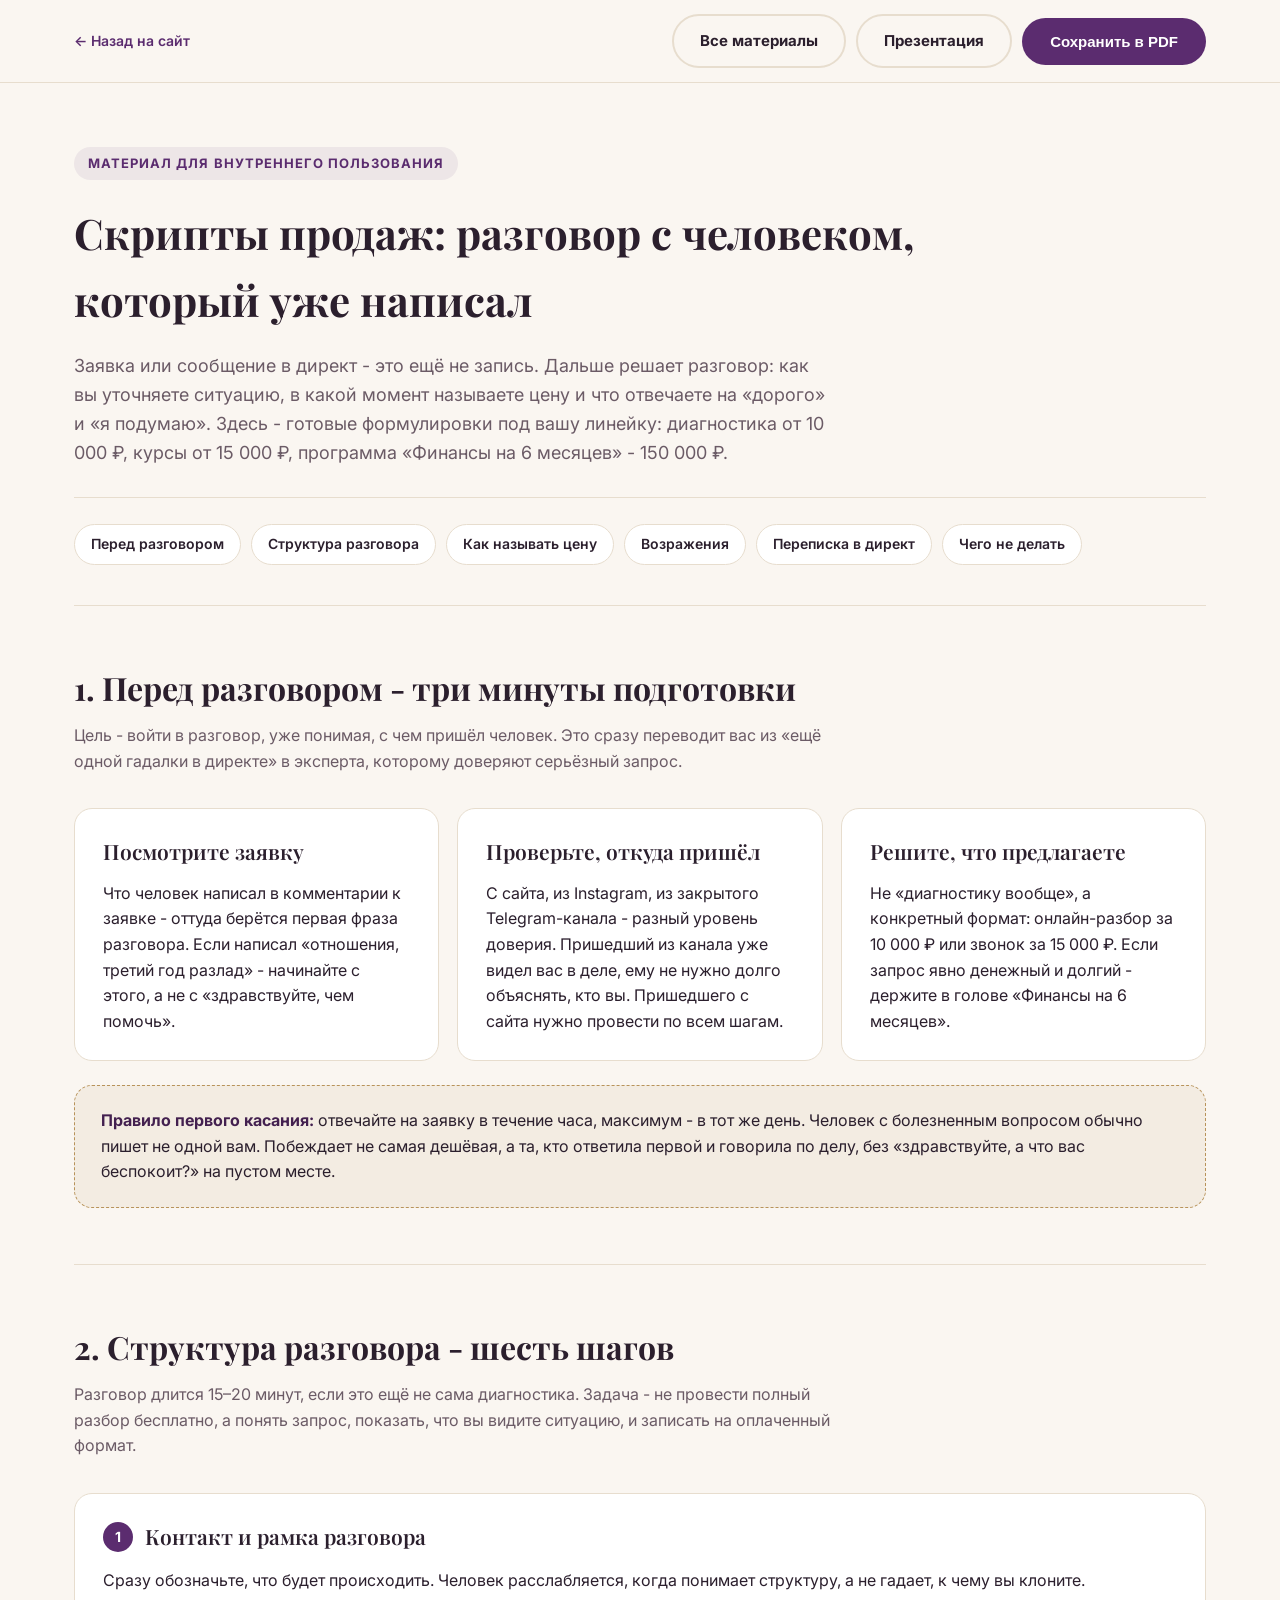
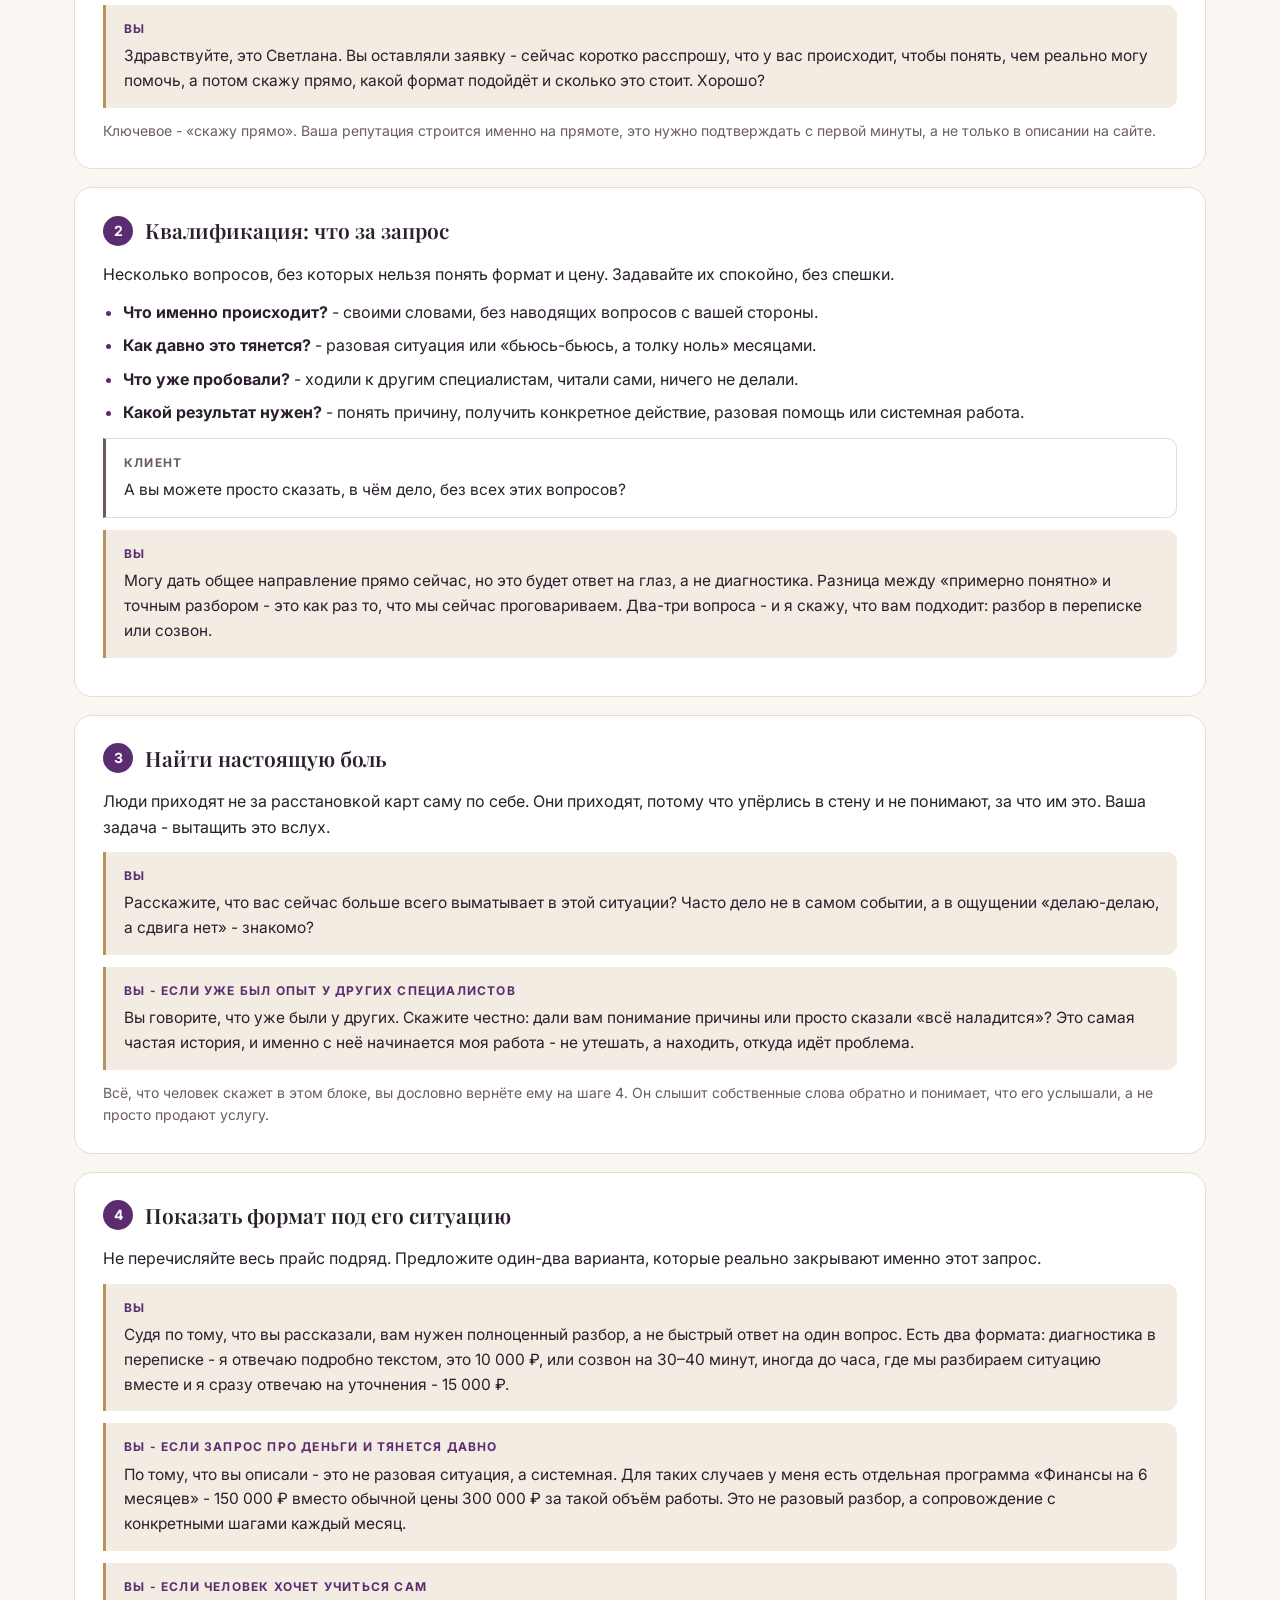
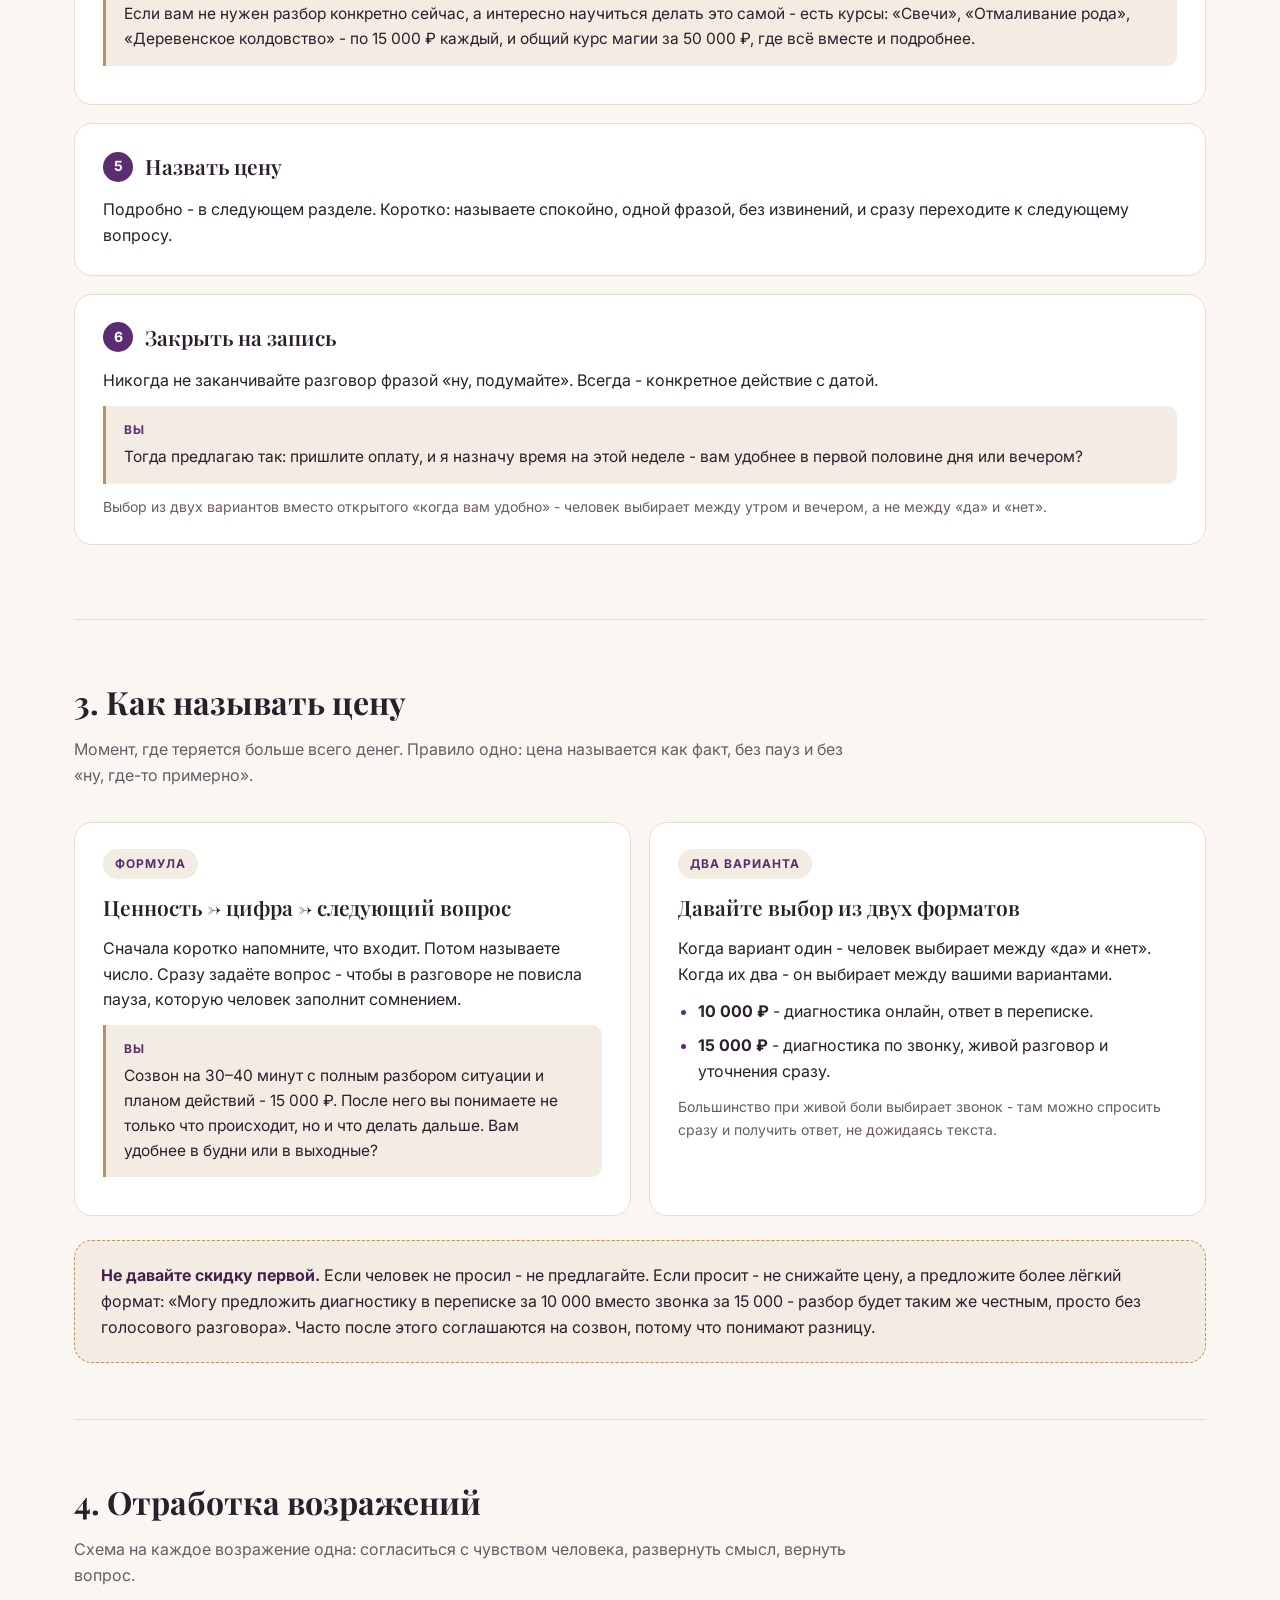
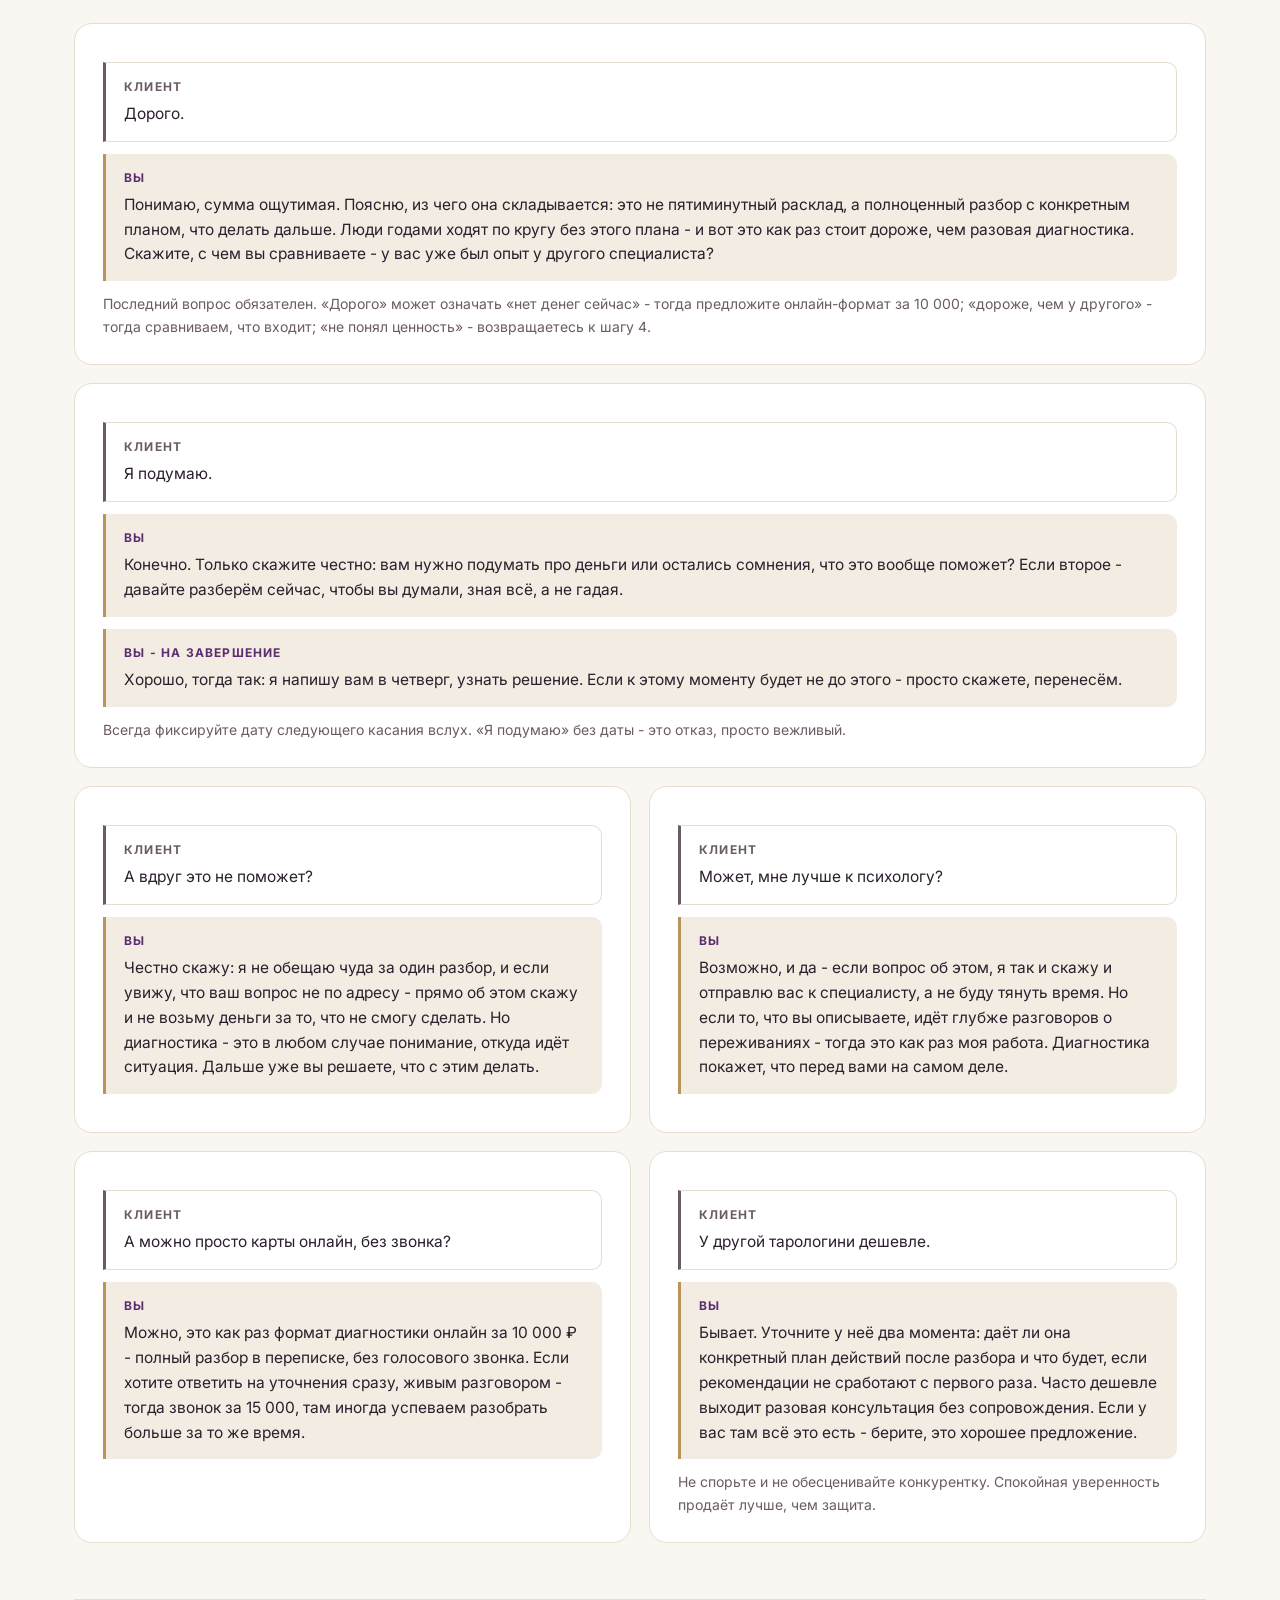
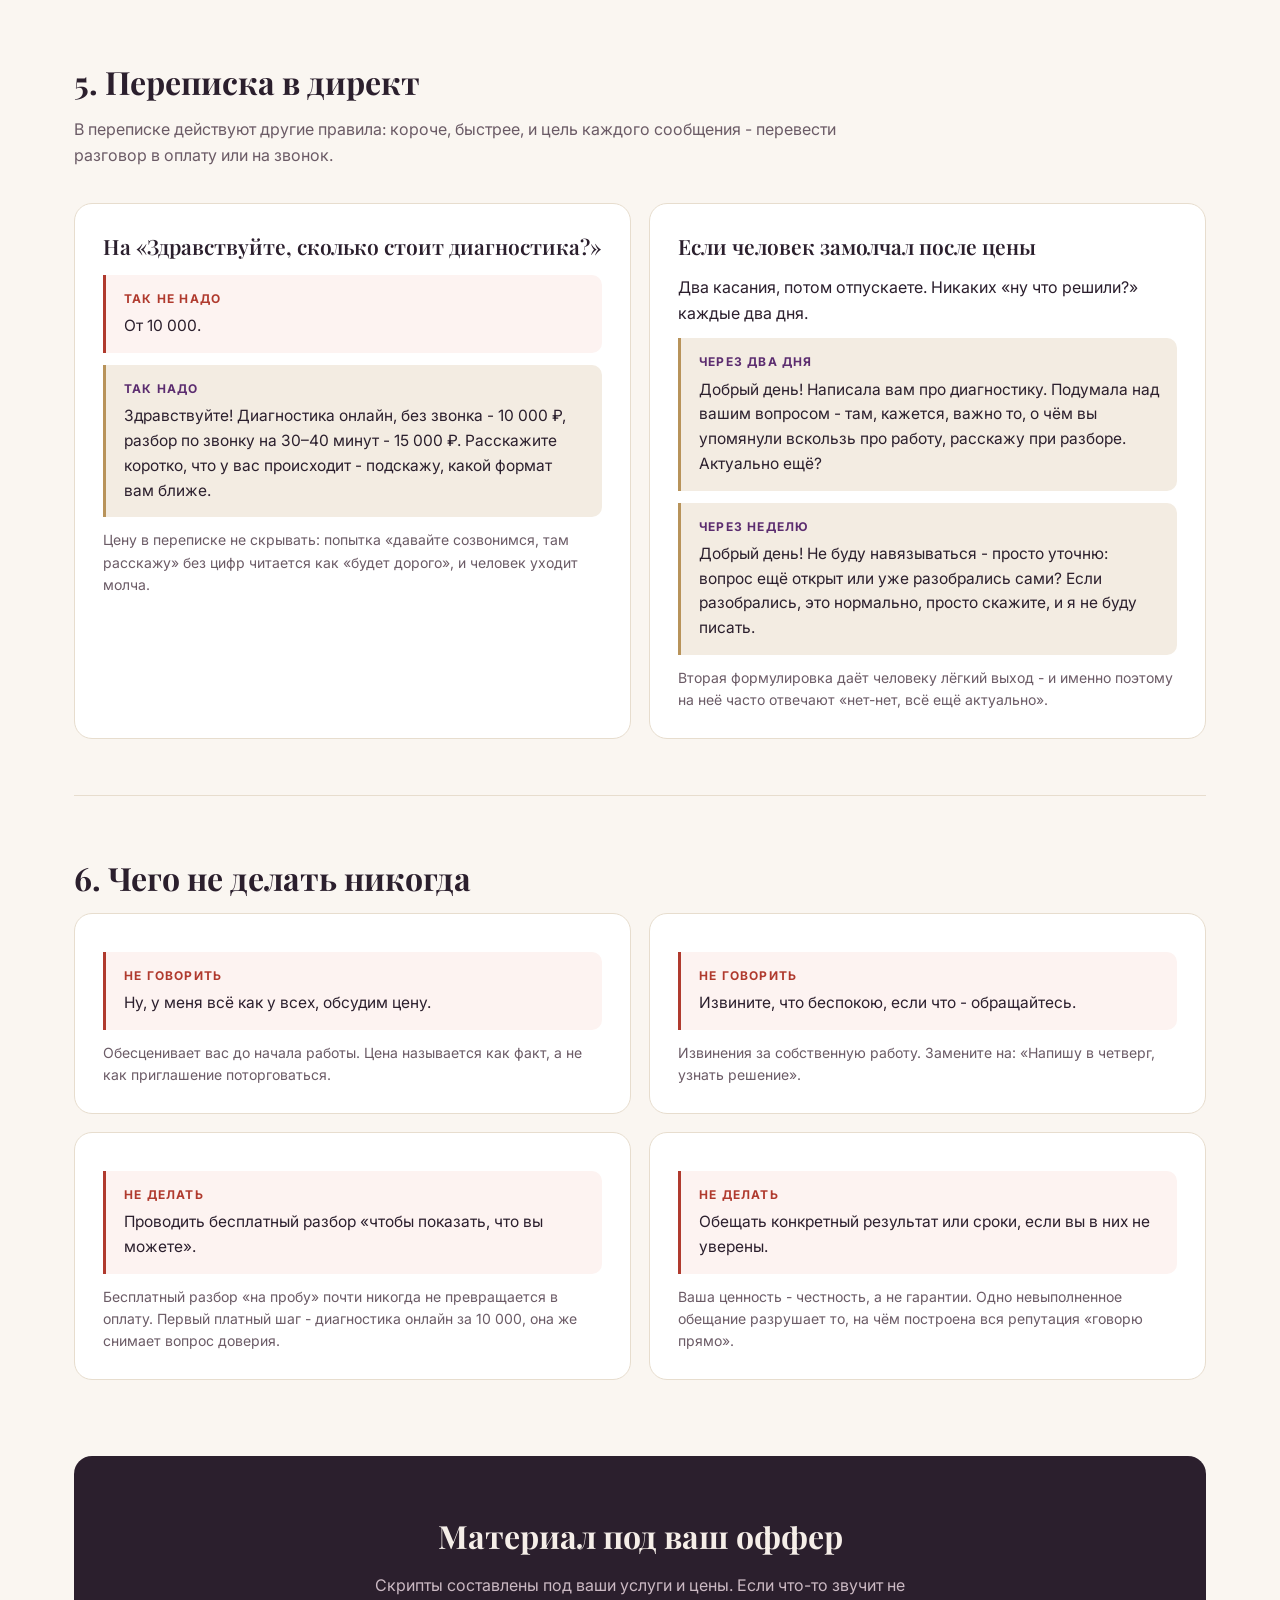
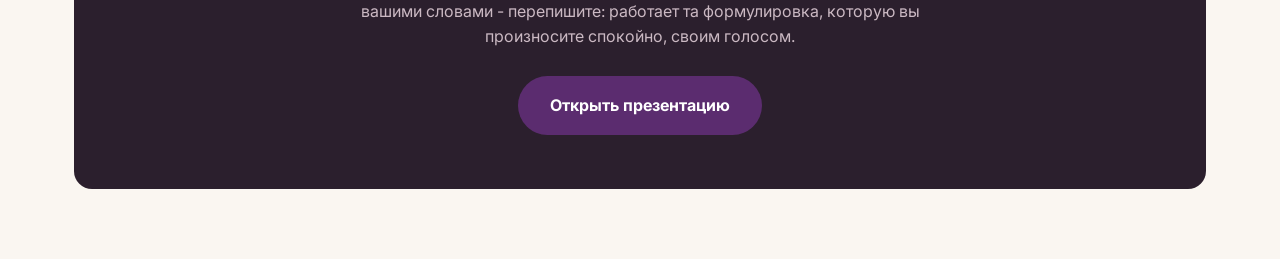
<file: scripts.html>
<!DOCTYPE html>
<html lang="ru">
<head>
<meta charset="UTF-8">
<meta name="viewport" content="width=device-width, initial-scale=1.0">
<title>Скрипты продаж - Светлана Яблочкина</title>
<meta name="description" content="Что говорить в переписке и на звонке, когда человек уже написал: структура разговора, как называть цену, отработка возражений.">
<meta name="robots" content="noindex">
<link rel="preconnect" href="https://fonts.googleapis.com">
<link rel="preconnect" href="https://fonts.gstatic.com" crossorigin>
<link href="https://fonts.googleapis.com/css2?family=Playfair+Display:wght@500;600;700;800&family=Inter:wght@400;500;600;700;800&display=swap" rel="stylesheet">
<link rel="stylesheet" href="styles.css">
<link rel="stylesheet" href="materials.css">
</head>
<body>

<div class="doc-bar">
  <div class="doc-bar__inner">
    <a href="index.html" class="doc-bar__back">← <span>Назад на сайт</span></a>
    <div class="doc-bar__actions">
      <a href="materials.html" class="btn btn--ghost">Все материалы</a>
      <a href="presentation.html" class="btn btn--ghost">Презентация</a>
      <button class="btn btn--primary" onclick="window.print()">Сохранить в PDF</button>
    </div>
  </div>
</div>

<div class="container">

  <section class="doc-hero">
    <p class="eyebrow">Материал для внутреннего пользования</p>
    <h1>Скрипты продаж: разговор с человеком, который уже написал</h1>
    <p class="doc-hero__lead">Заявка или сообщение в директ - это ещё не запись. Дальше решает разговор: как вы уточняете ситуацию, в какой момент называете цену и что отвечаете на «дорого» и «я подумаю». Здесь - готовые формулировки под вашу линейку: диагностика от 10 000 ₽, курсы от 15 000 ₽, программа «Финансы на 6 месяцев» - 150 000 ₽.</p>
    <nav class="toc">
      <a href="#prep">Перед разговором</a>
      <a href="#call">Структура разговора</a>
      <a href="#price">Как называть цену</a>
      <a href="#objections">Возражения</a>
      <a href="#chat">Переписка в директ</a>
      <a href="#stop">Чего не делать</a>
    </nav>
  </section>

  <section class="doc-section" id="prep">
    <h2>1. Перед разговором - три минуты подготовки</h2>
    <p class="doc-section__lead">Цель - войти в разговор, уже понимая, с чем пришёл человек. Это сразу переводит вас из «ещё одной гадалки в директе» в эксперта, которому доверяют серьёзный запрос.</p>

    <div class="grid-3">
      <div class="card">
        <p class="card__title">Посмотрите заявку</p>
        <p>Что человек написал в комментарии к заявке - оттуда берётся первая фраза разговора. Если написал «отношения, третий год разлад» - начинайте с этого, а не с «здравствуйте, чем помочь».</p>
      </div>
      <div class="card">
        <p class="card__title">Проверьте, откуда пришёл</p>
        <p>С сайта, из Instagram, из закрытого Telegram-канала - разный уровень доверия. Пришедший из канала уже видел вас в деле, ему не нужно долго объяснять, кто вы. Пришедшего с сайта нужно провести по всем шагам.</p>
      </div>
      <div class="card">
        <p class="card__title">Решите, что предлагаете</p>
        <p>Не «диагностику вообще», а конкретный формат: онлайн-разбор за 10 000 ₽ или звонок за 15 000 ₽. Если запрос явно денежный и долгий - держите в голове «Финансы на 6 месяцев».</p>
      </div>
    </div>

    <div class="tip">
      <strong>Правило первого касания:</strong> отвечайте на заявку в течение часа, максимум - в тот же день. Человек с болезненным вопросом обычно пишет не одной вам. Побеждает не самая дешёвая, а та, кто ответила первой и говорила по делу, без «здравствуйте, а что вас беспокоит?» на пустом месте.
    </div>
  </section>

  <section class="doc-section" id="call">
    <h2>2. Структура разговора - шесть шагов</h2>
    <p class="doc-section__lead">Разговор длится 15–20 минут, если это ещё не сама диагностика. Задача - не провести полный разбор бесплатно, а понять запрос, показать, что вы видите ситуацию, и записать на оплаченный формат.</p>

    <div class="card">
      <div class="card__head"><span class="card__step">1</span><p class="card__title">Контакт и рамка разговора</p></div>
      <p>Сразу обозначьте, что будет происходить. Человек расслабляется, когда понимает структуру, а не гадает, к чему вы клоните.</p>
      <div class="say">
        <span class="say__who">Вы</span>
        Здравствуйте, это Светлана. Вы оставляли заявку - сейчас коротко расспрошу, что у вас происходит, чтобы понять, чем реально могу помочь, а потом скажу прямо, какой формат подойдёт и сколько это стоит. Хорошо?
      </div>
      <p class="card__note">Ключевое - «скажу прямо». Ваша репутация строится именно на прямоте, это нужно подтверждать с первой минуты, а не только в описании на сайте.</p>
    </div>

    <div class="card">
      <div class="card__head"><span class="card__step">2</span><p class="card__title">Квалификация: что за запрос</p></div>
      <p>Несколько вопросов, без которых нельзя понять формат и цену. Задавайте их спокойно, без спешки.</p>
      <ul class="ul">
        <li><b>Что именно происходит?</b> - своими словами, без наводящих вопросов с вашей стороны.</li>
        <li><b>Как давно это тянется?</b> - разовая ситуация или «бьюсь-бьюсь, а толку ноль» месяцами.</li>
        <li><b>Что уже пробовали?</b> - ходили к другим специалистам, читали сами, ничего не делали.</li>
        <li><b>Какой результат нужен?</b> - понять причину, получить конкретное действие, разовая помощь или системная работа.</li>
      </ul>
      <div class="say say--client">
        <span class="say__who">Клиент</span>
        А вы можете просто сказать, в чём дело, без всех этих вопросов?
      </div>
      <div class="say">
        <span class="say__who">Вы</span>
        Могу дать общее направление прямо сейчас, но это будет ответ на глаз, а не диагностика. Разница между «примерно понятно» и точным разбором - это как раз то, что мы сейчас проговариваем. Два-три вопроса - и я скажу, что вам подходит: разбор в переписке или созвон.
      </div>
    </div>

    <div class="card">
      <div class="card__head"><span class="card__step">3</span><p class="card__title">Найти настоящую боль</p></div>
      <p>Люди приходят не за расстановкой карт саму по себе. Они приходят, потому что упёрлись в стену и не понимают, за что им это. Ваша задача - вытащить это вслух.</p>
      <div class="say">
        <span class="say__who">Вы</span>
        Расскажите, что вас сейчас больше всего выматывает в этой ситуации? Часто дело не в самом событии, а в ощущении «делаю-делаю, а сдвига нет» - знакомо?
      </div>
      <div class="say">
        <span class="say__who">Вы - если уже был опыт у других специалистов</span>
        Вы говорите, что уже были у других. Скажите честно: дали вам понимание причины или просто сказали «всё наладится»? Это самая частая история, и именно с неё начинается моя работа - не утешать, а находить, откуда идёт проблема.
      </div>
      <p class="card__note">Всё, что человек скажет в этом блоке, вы дословно вернёте ему на шаге 4. Он слышит собственные слова обратно и понимает, что его услышали, а не просто продают услугу.</p>
    </div>

    <div class="card">
      <div class="card__head"><span class="card__step">4</span><p class="card__title">Показать формат под его ситуацию</p></div>
      <p>Не перечисляйте весь прайс подряд. Предложите один-два варианта, которые реально закрывают именно этот запрос.</p>
      <div class="say">
        <span class="say__who">Вы</span>
        Судя по тому, что вы рассказали, вам нужен полноценный разбор, а не быстрый ответ на один вопрос. Есть два формата: диагностика в переписке - я отвечаю подробно текстом, это 10 000 ₽, или созвон на 30–40 минут, иногда до часа, где мы разбираем ситуацию вместе и я сразу отвечаю на уточнения - 15 000 ₽.
      </div>
      <div class="say">
        <span class="say__who">Вы - если запрос про деньги и тянется давно</span>
        По тому, что вы описали - это не разовая ситуация, а системная. Для таких случаев у меня есть отдельная программа «Финансы на 6 месяцев» - 150 000 ₽ вместо обычной цены 300 000 ₽ за такой объём работы. Это не разовый разбор, а сопровождение с конкретными шагами каждый месяц.
      </div>
      <div class="say">
        <span class="say__who">Вы - если человек хочет учиться сам</span>
        Если вам не нужен разбор конкретно сейчас, а интересно научиться делать это самой - есть курсы: «Свечи», «Отмаливание рода», «Деревенское колдовство» - по 15 000 ₽ каждый, и общий курс магии за 50 000 ₽, где всё вместе и подробнее.
      </div>
    </div>

    <div class="card">
      <div class="card__head"><span class="card__step">5</span><p class="card__title">Назвать цену</p></div>
      <p>Подробно - в следующем разделе. Коротко: называете спокойно, одной фразой, без извинений, и сразу переходите к следующему вопросу.</p>
    </div>

    <div class="card">
      <div class="card__head"><span class="card__step">6</span><p class="card__title">Закрыть на запись</p></div>
      <p>Никогда не заканчивайте разговор фразой «ну, подумайте». Всегда - конкретное действие с датой.</p>
      <div class="say">
        <span class="say__who">Вы</span>
        Тогда предлагаю так: пришлите оплату, и я назначу время на этой неделе - вам удобнее в первой половине дня или вечером?
      </div>
      <p class="card__note">Выбор из двух вариантов вместо открытого «когда вам удобно» - человек выбирает между утром и вечером, а не между «да» и «нет».</p>
    </div>
  </section>

  <section class="doc-section" id="price">
    <h2>3. Как называть цену</h2>
    <p class="doc-section__lead">Момент, где теряется больше всего денег. Правило одно: цена называется как факт, без пауз и без «ну, где-то примерно».</p>

    <div class="grid-2">
      <div class="card">
        <span class="tag">Формула</span>
        <p class="card__title">Ценность → цифра → следующий вопрос</p>
        <p>Сначала коротко напомните, что входит. Потом называете число. Сразу задаёте вопрос - чтобы в разговоре не повисла пауза, которую человек заполнит сомнением.</p>
        <div class="say">
          <span class="say__who">Вы</span>
          Созвон на 30–40 минут с полным разбором ситуации и планом действий - 15 000 ₽. После него вы понимаете не только что происходит, но и что делать дальше. Вам удобнее в будни или в выходные?
        </div>
      </div>
      <div class="card">
        <span class="tag">Два варианта</span>
        <p class="card__title">Давайте выбор из двух форматов</p>
        <p>Когда вариант один - человек выбирает между «да» и «нет». Когда их два - он выбирает между вашими вариантами.</p>
        <ul class="ul">
          <li><b>10 000 ₽</b> - диагностика онлайн, ответ в переписке.</li>
          <li><b>15 000 ₽</b> - диагностика по звонку, живой разговор и уточнения сразу.</li>
        </ul>
        <p class="card__note">Большинство при живой боли выбирает звонок - там можно спросить сразу и получить ответ, не дожидаясь текста.</p>
      </div>
    </div>

    <div class="tip">
      <strong>Не давайте скидку первой.</strong> Если человек не просил - не предлагайте. Если просит - не снижайте цену, а предложите более лёгкий формат: «Могу предложить диагностику в переписке за 10 000 вместо звонка за 15 000 - разбор будет таким же честным, просто без голосового разговора». Часто после этого соглашаются на созвон, потому что понимают разницу.
    </div>
  </section>

  <section class="doc-section" id="objections">
    <h2>4. Отработка возражений</h2>
    <p class="doc-section__lead">Схема на каждое возражение одна: согласиться с чувством человека, развернуть смысл, вернуть вопрос.</p>

    <div class="card">
      <div class="say say--client"><span class="say__who">Клиент</span>Дорого.</div>
      <div class="say">
        <span class="say__who">Вы</span>
        Понимаю, сумма ощутимая. Поясню, из чего она складывается: это не пятиминутный расклад, а полноценный разбор с конкретным планом, что делать дальше. Люди годами ходят по кругу без этого плана - и вот это как раз стоит дороже, чем разовая диагностика. Скажите, с чем вы сравниваете - у вас уже был опыт у другого специалиста?
      </div>
      <p class="card__note">Последний вопрос обязателен. «Дорого» может означать «нет денег сейчас» - тогда предложите онлайн-формат за 10 000; «дороже, чем у другого» - тогда сравниваем, что входит; «не понял ценность» - возвращаетесь к шагу 4.</p>
    </div>

    <div class="card">
      <div class="say say--client"><span class="say__who">Клиент</span>Я подумаю.</div>
      <div class="say">
        <span class="say__who">Вы</span>
        Конечно. Только скажите честно: вам нужно подумать про деньги или остались сомнения, что это вообще поможет? Если второе - давайте разберём сейчас, чтобы вы думали, зная всё, а не гадая.
      </div>
      <div class="say">
        <span class="say__who">Вы - на завершение</span>
        Хорошо, тогда так: я напишу вам в четверг, узнать решение. Если к этому моменту будет не до этого - просто скажете, перенесём.
      </div>
      <p class="card__note">Всегда фиксируйте дату следующего касания вслух. «Я подумаю» без даты - это отказ, просто вежливый.</p>
    </div>

    <div class="grid-2">
      <div class="card">
        <div class="say say--client"><span class="say__who">Клиент</span>А вдруг это не поможет?</div>
        <div class="say">
          <span class="say__who">Вы</span>
          Честно скажу: я не обещаю чуда за один разбор, и если увижу, что ваш вопрос не по адресу - прямо об этом скажу и не возьму деньги за то, что не смогу сделать. Но диагностика - это в любом случае понимание, откуда идёт ситуация. Дальше уже вы решаете, что с этим делать.
        </div>
      </div>
      <div class="card">
        <div class="say say--client"><span class="say__who">Клиент</span>Может, мне лучше к психологу?</div>
        <div class="say">
          <span class="say__who">Вы</span>
          Возможно, и да - если вопрос об этом, я так и скажу и отправлю вас к специалисту, а не буду тянуть время. Но если то, что вы описываете, идёт глубже разговоров о переживаниях - тогда это как раз моя работа. Диагностика покажет, что перед вами на самом деле.
        </div>
      </div>
      <div class="card">
        <div class="say say--client"><span class="say__who">Клиент</span>А можно просто карты онлайн, без звонка?</div>
        <div class="say">
          <span class="say__who">Вы</span>
          Можно, это как раз формат диагностики онлайн за 10 000 ₽ - полный разбор в переписке, без голосового звонка. Если хотите ответить на уточнения сразу, живым разговором - тогда звонок за 15 000, там иногда успеваем разобрать больше за то же время.
        </div>
      </div>
      <div class="card">
        <div class="say say--client"><span class="say__who">Клиент</span>У другой тарологини дешевле.</div>
        <div class="say">
          <span class="say__who">Вы</span>
          Бывает. Уточните у неё два момента: даёт ли она конкретный план действий после разбора и что будет, если рекомендации не сработают с первого раза. Часто дешевле выходит разовая консультация без сопровождения. Если у вас там всё это есть - берите, это хорошее предложение.
        </div>
        <p class="card__note">Не спорьте и не обесценивайте конкурентку. Спокойная уверенность продаёт лучше, чем защита.</p>
      </div>
    </div>
  </section>

  <section class="doc-section" id="chat">
    <h2>5. Переписка в директ</h2>
    <p class="doc-section__lead">В переписке действуют другие правила: короче, быстрее, и цель каждого сообщения - перевести разговор в оплату или на звонок.</p>

    <div class="grid-2">
      <div class="card">
        <p class="card__title">На «Здравствуйте, сколько стоит диагностика?»</p>
        <div class="say say--stop">
          <span class="say__who">Так не надо</span>
          От 10 000.
        </div>
        <div class="say">
          <span class="say__who">Так надо</span>
          Здравствуйте! Диагностика онлайн, без звонка - 10 000 ₽, разбор по звонку на 30–40 минут - 15 000 ₽. Расскажите коротко, что у вас происходит - подскажу, какой формат вам ближе.
        </div>
        <p class="card__note">Цену в переписке не скрывать: попытка «давайте созвонимся, там расскажу» без цифр читается как «будет дорого», и человек уходит молча.</p>
      </div>
      <div class="card">
        <p class="card__title">Если человек замолчал после цены</p>
        <p>Два касания, потом отпускаете. Никаких «ну что решили?» каждые два дня.</p>
        <div class="say">
          <span class="say__who">Через два дня</span>
          Добрый день! Написала вам про диагностику. Подумала над вашим вопросом - там, кажется, важно то, о чём вы упомянули вскользь про работу, расскажу при разборе. Актуально ещё?
        </div>
        <div class="say">
          <span class="say__who">Через неделю</span>
          Добрый день! Не буду навязываться - просто уточню: вопрос ещё открыт или уже разобрались сами? Если разобрались, это нормально, просто скажите, и я не буду писать.
        </div>
        <p class="card__note">Вторая формулировка даёт человеку лёгкий выход - и именно поэтому на неё часто отвечают «нет-нет, всё ещё актуально».</p>
      </div>
    </div>
  </section>

  <section class="doc-section" id="stop">
    <h2>6. Чего не делать никогда</h2>
    <div class="grid-2">
      <div class="card">
        <div class="say say--stop"><span class="say__who">Не говорить</span>Ну, у меня всё как у всех, обсудим цену.</div>
        <p class="card__note">Обесценивает вас до начала работы. Цена называется как факт, а не как приглашение поторговаться.</p>
      </div>
      <div class="card">
        <div class="say say--stop"><span class="say__who">Не говорить</span>Извините, что беспокою, если что - обращайтесь.</div>
        <p class="card__note">Извинения за собственную работу. Замените на: «Напишу в четверг, узнать решение».</p>
      </div>
      <div class="card">
        <div class="say say--stop"><span class="say__who">Не делать</span>Проводить бесплатный разбор «чтобы показать, что вы можете».</div>
        <p class="card__note">Бесплатный разбор «на пробу» почти никогда не превращается в оплату. Первый платный шаг - диагностика онлайн за 10 000, она же снимает вопрос доверия.</p>
      </div>
      <div class="card">
        <div class="say say--stop"><span class="say__who">Не делать</span>Обещать конкретный результат или сроки, если вы в них не уверены.</div>
        <p class="card__note">Ваша ценность - честность, а не гарантии. Одно невыполненное обещание разрушает то, на чём построена вся репутация «говорю прямо».</p>
      </div>
    </div>
  </section>

  <div class="cta-final">
    <h2>Материал под ваш оффер</h2>
    <p>Скрипты составлены под ваши услуги и цены. Если что-то звучит не вашими словами - перепишите: работает та формулировка, которую вы произносите спокойно, своим голосом.</p>
    <a href="presentation.html" class="btn btn--primary btn--lg">Открыть презентацию</a>
  </div>

</div>

</body>
</html>
</file>
<file: styles.css>
:root {
  --bg: #faf6f1;
  --bg-alt: #f3ece2;
  --surface: #ffffff;
  --ink: #2b1f2d;
  --ink-soft: #6b5b66;
  --accent: #5b2c6f;
  --accent-dark: #43204f;
  --gold: #b8935a;
  --border: #e7ddce;
  --radius: 18px;
  --shadow: 0 20px 50px -30px rgba(43, 31, 45, 0.35);
  --font-head: 'Playfair Display', serif;
  --font-body: 'Inter', sans-serif;
}

* { box-sizing: border-box; margin: 0; padding: 0; }

html { scroll-behavior: smooth; }

body {
  font-family: var(--font-body);
  background: var(--bg);
  color: var(--ink);
  line-height: 1.6;
  -webkit-font-smoothing: antialiased;
}

.container {
  max-width: 1180px;
  margin: 0 auto;
  padding: 0 24px;
}

img { max-width: 100%; display: block; }

a { color: inherit; text-decoration: none; }

h1, h2, h3 { font-family: var(--font-head); font-weight: 700; color: var(--ink); }

.section-title {
  font-size: clamp(28px, 3.6vw, 40px);
  text-align: center;
  margin-bottom: 12px;
}

.section-lead {
  text-align: center;
  max-width: 620px;
  margin: 0 auto 48px;
  color: var(--ink-soft);
  font-size: 17px;
}

.eyebrow {
  display: inline-block;
  font-size: 13px;
  letter-spacing: 0.08em;
  text-transform: uppercase;
  color: var(--accent);
  font-weight: 700;
  background: rgba(91, 44, 111, 0.08);
  padding: 6px 14px;
  border-radius: 100px;
  margin-bottom: 20px;
}

/* BUTTONS */
.btn {
  display: inline-flex;
  align-items: center;
  justify-content: center;
  gap: 8px;
  padding: 13px 26px;
  border-radius: 100px;
  font-weight: 700;
  font-size: 15px;
  border: 2px solid transparent;
  cursor: pointer;
  transition: transform 0.15s ease, box-shadow 0.15s ease, background 0.15s ease, color 0.15s ease;
  white-space: nowrap;
}
.btn--primary { background: var(--accent); color: #fff; }
.btn--primary:hover { background: var(--accent-dark); transform: translateY(-1px); box-shadow: 0 12px 24px -12px rgba(91,44,111,0.55); }
.btn--ghost { background: transparent; border-color: var(--border); color: var(--ink); }
.btn--ghost:hover { border-color: var(--accent); color: var(--accent); }
.btn--lg { padding: 15px 30px; font-size: 16px; }
.btn--block { width: 100%; }
.btn[disabled] { opacity: 0.7; cursor: not-allowed; transform: none; }

/* HEADER */
.header {
  position: sticky;
  top: 0;
  z-index: 100;
  background: rgba(250, 246, 241, 0.85);
  backdrop-filter: blur(10px);
  border-bottom: 1px solid transparent;
  transition: border-color 0.2s ease, box-shadow 0.2s ease;
}
.header.scrolled { border-color: var(--border); box-shadow: 0 6px 20px -18px rgba(0,0,0,0.3); }
.header__inner {
  display: flex;
  align-items: center;
  justify-content: space-between;
  gap: 24px;
  min-width: 0;
  padding-top: 16px;
  padding-bottom: 16px;
}
.logo {
  flex-shrink: 0;
  font-family: var(--font-head);
  font-weight: 700;
  font-size: 19px;
  letter-spacing: 0.02em;
  color: var(--ink);
}
.logo span { color: var(--accent); }
.nav { display: flex; align-items: center; gap: 26px; }
.nav a {
  white-space: nowrap;
  font-size: 14.5px;
  font-weight: 600;
  color: var(--ink-soft);
  transition: color 0.15s ease;
}
.nav a:hover { color: var(--accent); }
.header__actions { display: flex; align-items: center; gap: 18px; flex-shrink: 0; }
.header__phone {
  font-weight: 700;
  font-size: 14.5px;
  color: var(--ink);
  white-space: nowrap;
}
.burger { display: none; flex-direction: column; gap: 5px; background: none; border: none; cursor: pointer; padding: 6px; }
.burger span { width: 22px; height: 2px; background: var(--ink); transition: transform 0.2s ease, opacity 0.2s ease; }
.burger.is-open span:nth-child(1) { transform: translateY(7px) rotate(45deg); }
.burger.is-open span:nth-child(2) { opacity: 0; }
.burger.is-open span:nth-child(3) { transform: translateY(-7px) rotate(-45deg); }

/* HERO */
.hero { padding: 72px 0 90px; overflow: hidden; }
.hero__inner {
  display: grid;
  grid-template-columns: 1.15fr 0.85fr;
  gap: 56px;
  align-items: center;
}
.hero h1 {
  font-size: clamp(32px, 4.4vw, 50px);
  line-height: 1.18;
  margin-bottom: 22px;
}
.hero__lead { font-size: 17.5px; color: var(--ink-soft); max-width: 520px; margin-bottom: 32px; }
.hero__cta { display: flex; gap: 16px; flex-wrap: wrap; margin-bottom: 44px; }
.hero__stats { display: flex; gap: 36px; flex-wrap: wrap; }
.stat__num { display: block; font-family: var(--font-head); font-size: 30px; font-weight: 700; color: var(--accent); }
.stat__label { font-size: 13.5px; color: var(--ink-soft); max-width: 140px; display: inline-block; }

.hero__card {
  background: var(--surface);
  border: 1px solid var(--border);
  border-radius: var(--radius);
  padding: 34px;
  box-shadow: var(--shadow);
  position: relative;
}
.hero__card-badge {
  display: inline-block;
  font-size: 12px;
  font-weight: 700;
  text-transform: uppercase;
  letter-spacing: 0.06em;
  color: var(--gold);
  background: rgba(184, 147, 90, 0.12);
  padding: 5px 12px;
  border-radius: 100px;
  margin-bottom: 16px;
}
.hero__card h3 { font-size: 22px; margin-bottom: 12px; }
.hero__card p { color: var(--ink-soft); font-size: 15px; margin-bottom: 20px; }
.hero__card-price { font-family: var(--font-head); font-size: 28px; font-weight: 700; color: var(--accent); margin-bottom: 20px; }

/* ADVANTAGES */
.adv-section { padding: 90px 0; background: var(--bg-alt); }
.adv-grid { display: grid; grid-template-columns: repeat(3, 1fr); gap: 28px; }
.adv {
  background: var(--surface);
  border-radius: var(--radius);
  padding: 30px 26px;
  border: 1px solid var(--border);
}
.adv__icon {
  width: 46px; height: 46px;
  border-radius: 12px;
  background: rgba(91, 44, 111, 0.08);
  color: var(--accent);
  display: flex; align-items: center; justify-content: center;
  margin-bottom: 18px;
}
.adv__icon svg { width: 22px; height: 22px; }
.adv h3 { font-size: 18px; margin-bottom: 8px; }
.adv p { font-size: 14.5px; color: var(--ink-soft); }
.adv__icon-wrap { display: none; }

/* SERVICES */
.services { padding: 90px 0; }
.services__grid { display: grid; grid-template-columns: repeat(3, 1fr); gap: 24px; }
.service {
  background: var(--surface);
  border: 1px solid var(--border);
  border-radius: var(--radius);
  padding: 28px;
}
.service--accent { border-color: var(--accent); background: rgba(91, 44, 111, 0.04); }
.service__price { font-family: var(--font-head); font-weight: 700; font-size: 22px; color: var(--accent); margin-bottom: 10px; }
.service h3 { font-size: 18px; margin-bottom: 8px; }
.service p { font-size: 14.5px; color: var(--ink-soft); }

/* PRICE TABLE */
.price { padding: 90px 0; background: var(--bg-alt); }
.price__table {
  background: var(--surface);
  border: 1px solid var(--border);
  border-radius: var(--radius);
  overflow: hidden;
}
.price__row {
  display: grid;
  grid-template-columns: 1.1fr 1.4fr 0.7fr;
  gap: 16px;
  padding: 18px 26px;
  border-bottom: 1px solid var(--border);
  align-items: center;
}
.price__row:last-child { border-bottom: none; }
.price__row--head {
  background: var(--bg-alt);
  font-size: 12.5px;
  text-transform: uppercase;
  letter-spacing: 0.05em;
  color: var(--ink-soft);
  font-weight: 700;
}
.price__row:not(.price__row--head) span:first-child { font-weight: 700; }
.price__row span:nth-child(2) { color: var(--ink-soft); font-size: 14.5px; }
.price__row span:last-child { font-family: var(--font-head); font-weight: 700; color: var(--accent); text-align: right; }
.price__row--accent { background: rgba(184, 147, 90, 0.08); }
.price__note { text-align: center; margin-top: 24px; color: var(--ink-soft); font-size: 14px; }

/* HOW COURSE WORKS */
.how__title { font-size: 26px; text-align: center; margin: 56px 0 10px; }
.how__lead { text-align: center; max-width: 620px; margin: 0 auto 32px; color: var(--ink-soft); }
.how__grid { grid-template-columns: repeat(2, 1fr); }
.adv--wide { grid-column: 1 / -1; background: rgba(184, 147, 90, 0.08); }

/* PROCESS */
.process { padding: 90px 0; }
.process__grid { display: grid; grid-template-columns: repeat(5, 1fr); gap: 22px; }
.step { text-align: center; }
.step__num {
  font-family: var(--font-head);
  font-size: 32px;
  font-weight: 700;
  color: var(--gold);
  margin-bottom: 12px;
}
.step h3 { font-size: 16.5px; margin-bottom: 8px; }
.step p { font-size: 13.5px; color: var(--ink-soft); }

/* REVIEWS */
.reviews { padding: 90px 0; background: var(--bg-alt); }
.reviews__rating {
  display: flex;
  align-items: center;
  justify-content: center;
  gap: 12px;
  margin-bottom: 40px;
  font-size: 15px;
  color: var(--ink-soft);
}
.reviews__stars { color: var(--gold); font-size: 20px; letter-spacing: 2px; }
.reviews__grid { display: grid; grid-template-columns: repeat(3, 1fr); gap: 24px; }
.review {
  background: var(--surface);
  border: 1px solid var(--border);
  border-radius: var(--radius);
  padding: 26px;
}
.review p { font-size: 14.5px; color: var(--ink); margin-bottom: 16px; font-style: italic; }
.review__author { font-size: 13px; color: var(--ink-soft); font-weight: 600; }
.reviews__note { text-align: center; margin-top: 28px; font-size: 13px; color: var(--ink-soft); }

/* FAQ */
.faq { padding: 90px 0; }
.faq__list { max-width: 760px; margin: 0 auto; display: flex; flex-direction: column; gap: 12px; }
.faq__item {
  background: var(--surface);
  border: 1px solid var(--border);
  border-radius: 14px;
  padding: 18px 22px;
}
.faq__item summary {
  cursor: pointer;
  font-weight: 700;
  font-size: 15.5px;
  list-style: none;
  display: flex;
  justify-content: space-between;
  align-items: center;
}
.faq__item summary::-webkit-details-marker { display: none; }
.faq__item summary::after { content: '+'; font-size: 22px; color: var(--accent); margin-left: 12px; }
.faq__item[open] summary::after { content: '−'; }
.faq__item p { margin-top: 14px; color: var(--ink-soft); font-size: 14.5px; }

/* FORM */
.form-section { padding: 90px 0; background: var(--bg-alt); }
.form-section__inner { display: grid; grid-template-columns: 1fr 1fr; gap: 56px; align-items: center; }
.form-section__text h2 { font-size: clamp(26px, 3vw, 34px); margin-bottom: 16px; }
.form-section__text p { color: var(--ink-soft); margin-bottom: 30px; }
.form-section__contact { display: flex; flex-direction: column; gap: 14px; }
.contact-card {
  display: flex; align-items: center; gap: 14px;
  background: var(--surface);
  border: 1px solid var(--border);
  border-radius: 14px;
  padding: 16px 18px;
  transition: border-color 0.15s ease;
}
.contact-card:hover { border-color: var(--accent); }
.contact-card__icon {
  width: 40px; height: 40px;
  border-radius: 10px;
  background: rgba(91, 44, 111, 0.08);
  color: var(--accent);
  display: flex; align-items: center; justify-content: center;
  font-size: 18px;
  flex-shrink: 0;
}
.contact-card__label { font-size: 12.5px; color: var(--ink-soft); }
.contact-card__value { font-weight: 700; font-size: 14.5px; }

.form {
  background: var(--surface);
  border: 1px solid var(--border);
  border-radius: var(--radius);
  padding: 32px;
  display: flex;
  flex-direction: column;
  gap: 18px;
  box-shadow: var(--shadow);
}
.form label { display: flex; flex-direction: column; gap: 8px; font-size: 13.5px; font-weight: 700; color: var(--ink-soft); }
.form input, .form select, .form textarea {
  font-family: var(--font-body);
  font-size: 15px;
  padding: 12px 14px;
  border: 1px solid var(--border);
  border-radius: 10px;
  background: var(--bg);
  color: var(--ink);
  outline: none;
  transition: border-color 0.15s ease;
}
.form input:focus, .form select:focus, .form textarea:focus { border-color: var(--accent); }
.form textarea { resize: vertical; }
.form__note { font-size: 12px; color: var(--ink-soft); text-align: center; }
.form__note a { color: var(--accent); text-decoration: underline; }

/* FOOTER */
.footer { background: #2b1f2d; color: #e8ddea; padding: 64px 0 24px; }
.footer__inner {
  display: grid;
  grid-template-columns: 1.4fr 1fr 1fr 1fr;
  gap: 40px;
  padding-bottom: 40px;
  border-bottom: 1px solid rgba(255,255,255,0.1);
}
.footer .logo { color: #fff; margin-bottom: 12px; }
.footer .logo span { color: var(--gold); }
.footer__brand p { font-size: 13.5px; color: rgba(232,221,234,0.65); max-width: 260px; }
.footer__col h4 { font-family: var(--font-body); font-size: 13px; text-transform: uppercase; letter-spacing: 0.05em; color: rgba(232,221,234,0.5); margin-bottom: 14px; }
.footer__col a { display: block; font-size: 14px; color: rgba(232,221,234,0.85); margin-bottom: 10px; }
.footer__col a:hover { color: var(--gold); }
.footer__bottom { padding-top: 24px; font-size: 12.5px; color: rgba(232,221,234,0.5); text-align: center; }

/* FAB */
.fab {
  position: fixed;
  bottom: 24px;
  right: 24px;
  width: 56px; height: 56px;
  border-radius: 50%;
  background: var(--accent);
  color: #fff;
  display: flex; align-items: center; justify-content: center;
  box-shadow: 0 14px 30px -10px rgba(91,44,111,0.6);
  z-index: 90;
  transition: transform 0.15s ease;
}
.fab:hover { transform: scale(1.06); }
.fab svg { width: 24px; height: 24px; }

/* REVEAL ANIMATION */
.reveal { opacity: 0; transform: translateY(18px); transition: opacity 0.6s ease, transform 0.6s ease; }
.reveal.is-visible { opacity: 1; transform: translateY(0); }

/* RESPONSIVE */
@media (max-width: 1180px) {
  .nav { gap: 18px; }
  .nav a { font-size: 14px; }
}

@media (max-width: 1100px) {
  .nav { display: none; }
  .burger { display: flex; }
  .nav.is-open {
    display: flex;
    flex-direction: column;
    position: absolute;
    top: 100%;
    left: 0; right: 0;
    background: var(--surface);
    border-bottom: 1px solid var(--border);
    padding: 20px 24px;
    gap: 16px;
  }
  .adv-grid, .services__grid, .reviews__grid { grid-template-columns: repeat(2, 1fr); }
  .process__grid { grid-template-columns: repeat(3, 1fr); gap: 30px 16px; }
  .footer__inner { grid-template-columns: 1fr 1fr; }
}

@media (max-width: 900px) {
  .hero__inner { grid-template-columns: 1fr; }
  .hero__card { order: -1; }
  .form-section__inner { grid-template-columns: 1fr; }
  .adv-grid, .services__grid, .reviews__grid { grid-template-columns: 1fr 1fr; }
  .price__row { grid-template-columns: 1fr; gap: 4px; }
  .price__row span:last-child { text-align: left; }
  .price__row--head { display: none; }
}

@media (max-width: 640px) {
  .adv-grid, .services__grid, .reviews__grid { grid-template-columns: 1fr; }
  .process__grid { grid-template-columns: 1fr 1fr; }
  .hero__stats { gap: 24px; }
  .footer__inner { grid-template-columns: 1fr; }
}

@media (max-width: 560px) {
  .header__phone { display: none; }
}

@media (max-width: 380px) {
  .logo span { display: none; }
}
</file>
<file: blog/blog.css>
/* Стили блога. Цвета берутся из палитры сайта: install.mjs прописывает --b-* в blog.config.json (theme). */
:root { --b-bg: #fff; --b-surface: #fff; --b-ink: #18181b; --b-text: #2b2b30; --b-soft: #6b6b73; --b-line: #e5e5e5; --b-accent: #2563eb; --b-accent-soft: #eef3ff; --b-radius: 16px; }
.blog { padding: 112px 0 72px; background: var(--b-bg); color: var(--b-text); }
.blog > section, .blog > article { width: 100%; max-width: 1160px; margin: 0 auto; padding: 0 20px; }
.b-crumbs { display: flex; gap: 8px; flex-wrap: wrap; font-size: 14px; color: var(--b-soft); margin-bottom: 22px; }
.b-crumbs a { color: var(--b-soft); text-decoration: none; }
.b-crumbs a:hover { color: var(--b-accent); }
.b-meta { display: flex; flex-wrap: wrap; align-items: center; gap: 6px 14px; font-size: 14px; color: var(--b-soft); }
.b-chip { display: inline-block; padding: 3px 12px; border-radius: 999px; background: var(--b-accent-soft); color: var(--b-accent); font-weight: 600; font-size: 13px; }
.b-head h1 { font-family: var(--ff-head, inherit); color: var(--b-ink); font-size: clamp(28px, 4.4vw, 46px); line-height: 1.15; margin: 14px 0 16px; letter-spacing: -0.01em; }
.b-lead { font-size: 19px; line-height: 1.55; color: var(--b-soft); max-width: 720px; }
.b-author { margin-top: 14px; font-size: 14px; color: var(--b-soft); }

/* Статья */
.b-article { max-width: 780px !important; }
.b-cover { margin: 28px 0 8px; border-radius: var(--b-radius); overflow: hidden; }
.b-cover img { display: block; width: 100%; height: auto; }
.b-toc { margin: 28px 0; padding: 20px 24px; border: 1px solid var(--b-line); border-radius: var(--b-radius); background: var(--b-surface); }
.b-toc ol { list-style: none; margin: 10px 0 0; padding: 0; }
.b-toc li + li { margin-top: 6px; }
.b-toc a { color: var(--b-text); text-decoration: none; }
.b-toc a:hover { color: var(--b-accent); }
.b-content { font-size: 18px; line-height: 1.75; margin-top: 28px; }
.b-content h2 { font-family: var(--ff-head, inherit); color: var(--b-ink); font-size: clamp(24px, 3vw, 31px); line-height: 1.25; margin: 2em 0 .6em; scroll-margin-top: 100px; }
.b-content h3 { font-family: var(--ff-head, inherit); color: var(--b-ink); font-size: 22px; margin: 1.6em 0 .5em; scroll-margin-top: 100px; }
.b-content p { margin: 0 0 1.1em; }
.b-content ul, .b-content ol { margin: 0 0 1.2em; padding-left: 1.4em; }
.b-content ul { list-style: disc; }
.b-content ol { list-style: decimal; }
.b-content li + li { margin-top: 8px; }
.b-content li::marker { color: var(--b-accent); }
.b-content a { color: var(--b-accent); text-decoration: underline; text-underline-offset: 3px; }
.b-content img { max-width: 100%; height: auto; border-radius: 12px; margin: 8px 0; }
.b-content hr { border: 0; border-top: 1px solid var(--b-line); margin: 2em 0; }
.b-content blockquote { margin: 1.4em 0; padding: 16px 22px; border-left: 4px solid var(--b-accent); background: var(--b-accent-soft); border-radius: 0 12px 12px 0; }
.b-content blockquote p:last-child { margin-bottom: 0; }
.b-content code { background: var(--b-accent-soft); padding: 2px 6px; border-radius: 6px; font-size: .92em; }
.b-content pre { overflow-x: auto; padding: 16px; border-radius: 12px; background: var(--b-accent-soft); margin: 0 0 1.2em; }
.b-table { overflow-x: auto; margin: 1.4em 0; border: 1px solid var(--b-line); border-radius: 12px; }
.b-table table { width: 100%; border-collapse: collapse; font-size: 16px; line-height: 1.5; }
.b-table th, .b-table td { padding: 12px 16px; text-align: left; border-bottom: 1px solid var(--b-line); vertical-align: top; }
.b-table th { background: var(--b-accent-soft); color: var(--b-ink); font-weight: 600; white-space: nowrap; }
.b-table tr:last-child td { border-bottom: 0; }

.b-faq { margin-top: 44px; }
.b-faq h2 { font-family: var(--ff-head, inherit); color: var(--b-ink); font-size: 28px; margin-bottom: 16px; }
.b-faq details { border: 1px solid var(--b-line); border-radius: 12px; background: var(--b-surface); margin-bottom: 10px; padding: 0 20px; }
.b-faq summary { cursor: pointer; padding: 16px 0; font-weight: 600; color: var(--b-ink); list-style: none; display: flex; justify-content: space-between; gap: 16px; }
.b-faq summary::-webkit-details-marker { display: none; }
.b-faq summary::after { content: '+'; color: var(--b-accent); font-size: 22px; line-height: 1; }
.b-faq details[open] summary::after { content: '−'; }
.b-faq details p { padding: 0 0 18px; color: var(--b-text); line-height: 1.65; }
.b-disclaimer { margin-top: 32px; font-size: 14px; line-height: 1.55; color: var(--b-soft); padding-top: 16px; border-top: 1px solid var(--b-line); }
.b-cta { margin-top: 40px; padding: 32px; border-radius: var(--b-radius); background: var(--b-accent-soft); border: 1px solid var(--b-line); text-align: left; }
.b-cta h2 { font-family: var(--ff-head, inherit); color: var(--b-ink); font-size: 26px; margin-bottom: 8px; }
.b-cta p { margin-bottom: 18px; color: var(--b-text); max-width: 560px; }
.b-cta__btn { display: inline-flex; }
.b-preview { margin: 0 0 22px; padding: 12px 16px; border-radius: 12px; background: #fff4d6; color: #6b4e00; font-size: 14px; border: 1px solid #f0d98a; }

/* Карточки */
.b-grid { display: grid; grid-template-columns: repeat(3, 1fr); gap: 24px; margin-top: 32px; }
.b-card { display: flex; flex-direction: column; background: var(--b-surface); border: 1px solid var(--b-line); border-radius: var(--b-radius); overflow: hidden; transition: transform .2s, box-shadow .2s; }
.b-card:hover { transform: translateY(-3px); box-shadow: 0 16px 36px rgba(20, 20, 30, .09); }
.b-card__img { display: block; aspect-ratio: 16 / 10; overflow: hidden; background: var(--b-accent-soft); }
.b-card__img img { width: 100%; height: 100%; object-fit: cover; display: block; }
.b-card__body { display: flex; flex-direction: column; gap: 10px; padding: 22px; flex: 1; }
.b-card h3 { font-family: var(--ff-head, inherit); font-size: 20px; line-height: 1.3; margin: 0; }
.b-card h3 a { color: var(--b-ink); text-decoration: none; }
.b-card h3 a:hover { color: var(--b-accent); }
.b-card p { color: var(--b-soft); font-size: 15px; line-height: 1.55; margin: 0; }
.b-more { margin-top: auto; padding-top: 6px; color: var(--b-accent); font-weight: 600; text-decoration: none; }
.b-more::after { content: ' →'; }
.b-related { margin-top: 72px !important; }
.b-related h2, .b-home h2 { font-family: var(--ff-head, inherit); color: var(--b-ink); font-size: clamp(26px, 3.4vw, 36px); }
.b-empty { margin-top: 32px; color: var(--b-soft); }

/* Блок на главной */
.b-home { padding: 88px 0; background: var(--b-bg); }
.b-home .container { max-width: 1160px; margin: 0 auto; padding: 0 20px; }
.b-home__head { display: flex; justify-content: space-between; align-items: flex-end; gap: 16px; flex-wrap: wrap; }
.b-home .b-more { margin-top: 0; }

@media (max-width: 960px) { .b-grid { grid-template-columns: repeat(2, 1fr); } }
@media (max-width: 640px) {
  .blog { padding: 92px 0 48px; }
  .b-grid { grid-template-columns: 1fr; gap: 18px; }
  .b-content { font-size: 17px; }
  .b-lead { font-size: 17px; }
  .b-cta { padding: 24px 20px; }
  .b-home { padding: 56px 0; }
}

/* тема сайта */
:root{--b-accent:var(--accent);--b-bg:var(--bg);--b-surface:var(--surface);--b-ink:var(--ink);--b-soft:var(--ink-soft);--b-line:var(--border);--b-accent-soft:color-mix(in srgb, var(--accent) 10%, #ffffff)}
</file>
<file: materials.css>
/* Стили для материалов: скрипты продаж, презентация, аутрич */

.doc-bar {
  position: sticky;
  top: 0;
  z-index: 50;
  background: rgba(250, 246, 241, 0.94);
  backdrop-filter: blur(10px);
  border-bottom: 1px solid var(--border);
}
.doc-bar__inner {
  display: flex;
  align-items: center;
  justify-content: space-between;
  gap: 16px;
  padding: 14px 24px;
  max-width: 1180px;
  margin: 0 auto;
}
.doc-bar__back { font-weight: 600; font-size: 14px; color: var(--accent); }
.doc-bar__back:hover { color: var(--accent-dark); }
.doc-bar__actions { display: flex; gap: 10px; align-items: center; }

.doc-hero { padding: 64px 0 40px; }
.doc-hero h1 { font-size: 42px; max-width: 860px; margin-bottom: 18px; }
.doc-hero__lead { font-size: 18px; color: var(--ink-soft); max-width: 760px; }

.toc {
  display: flex;
  flex-wrap: wrap;
  gap: 10px;
  margin-top: 30px;
  padding-top: 26px;
  border-top: 1px solid var(--border);
}
.toc a {
  font-size: 14px;
  font-weight: 600;
  padding: 8px 16px;
  border-radius: 999px;
  background: var(--surface);
  border: 1px solid var(--border);
  transition: all 0.2s ease;
}
.toc a:hover { border-color: var(--accent); color: var(--accent); }

.doc-section { padding: 56px 0; border-top: 1px solid var(--border); }
.doc-section:first-of-type { border-top: none; }
.doc-section h2 { font-size: 32px; margin-bottom: 10px; }
.doc-section__lead { color: var(--ink-soft); max-width: 780px; margin-bottom: 34px; }

.card {
  background: var(--surface);
  border: 1px solid var(--border);
  border-radius: var(--radius);
  padding: 26px 28px;
  margin-bottom: 18px;
}
.card__title {
  font-family: var(--font-head);
  font-size: 21px;
  font-weight: 600;
  margin-bottom: 12px;
}
.card__note { font-size: 14px; color: var(--ink-soft); margin-top: 12px; }
.card p + p { margin-top: 10px; }

.card__step {
  display: inline-flex;
  align-items: center;
  justify-content: center;
  width: 30px;
  height: 30px;
  border-radius: 50%;
  background: var(--accent);
  color: #fff;
  font-size: 14px;
  font-weight: 700;
  font-family: var(--font-body);
  margin-right: 12px;
  flex: none;
}
.card__head { display: flex; align-items: center; margin-bottom: 14px; }
.card__head .card__title { margin-bottom: 0; }

.say {
  border-left: 3px solid var(--gold);
  background: var(--bg-alt);
  border-radius: 0 10px 10px 0;
  padding: 14px 18px;
  margin: 12px 0;
  font-size: 15.5px;
}
.say + .say { margin-top: 10px; }
.say__who {
  display: block;
  font-size: 12px;
  font-weight: 700;
  letter-spacing: 0.1em;
  text-transform: uppercase;
  color: var(--accent);
  margin-bottom: 6px;
}
.say--client {
  border-left-color: var(--ink-soft);
  background: var(--surface);
  border: 1px solid var(--border);
  border-left: 3px solid var(--ink-soft);
}
.say--client .say__who { color: var(--ink-soft); }
.say--stop {
  border-left-color: #b03a2e;
  background: #fdf3f1;
}
.say--stop .say__who { color: #b03a2e; }

.ul { margin: 12px 0 0 20px; }
.ul li { margin-bottom: 8px; }
.ul li::marker { color: var(--accent); }

.grid-2 { display: grid; grid-template-columns: repeat(2, 1fr); gap: 18px; }
.grid-2 .card { margin-bottom: 0; }
.grid-3 { display: grid; grid-template-columns: repeat(3, 1fr); gap: 18px; }
.grid-3 .card { margin-bottom: 0; }

.tag {
  display: inline-block;
  font-size: 12px;
  font-weight: 700;
  letter-spacing: 0.08em;
  text-transform: uppercase;
  color: var(--accent);
  background: var(--bg-alt);
  border-radius: 999px;
  padding: 5px 12px;
  margin-bottom: 12px;
}

.tip {
  background: var(--bg-alt);
  border-radius: var(--radius);
  padding: 22px 26px;
  margin-top: 24px;
  border: 1px dashed var(--gold);
}
.tip strong { color: var(--accent-dark); }

.calc { width: 100%; border-collapse: collapse; margin-top: 16px; font-size: 15px; }
.calc td { padding: 12px 0; border-bottom: 1px solid var(--border); }
.calc td:last-child { text-align: right; font-weight: 600; white-space: nowrap; }
.calc tr:last-child td { border-bottom: none; font-size: 17px; padding-top: 16px; }
.calc tr:last-child td:last-child { color: var(--accent); }

.pitch { text-align: center; padding: 70px 0 40px; }
.pitch h1 { font-size: 52px; margin: 14px auto 20px; max-width: 900px; }
.pitch__lead { font-size: 19px; color: var(--ink-soft); max-width: 700px; margin: 0 auto 30px; }
.pitch__meta {
  display: flex;
  justify-content: center;
  flex-wrap: wrap;
  gap: 34px;
  padding-top: 28px;
  border-top: 1px solid var(--border);
  max-width: 800px;
  margin: 0 auto;
}
.pitch__meta div { text-align: center; }
.pitch__meta b { display: block; font-family: var(--font-head); font-size: 26px; color: var(--accent); }
.pitch__meta span { font-size: 13px; color: var(--ink-soft); }

.offer {
  display: flex;
  justify-content: space-between;
  align-items: baseline;
  gap: 20px;
  padding: 18px 0;
  border-bottom: 1px solid var(--border);
}
.offer:last-child { border-bottom: none; }
.offer__name { font-weight: 600; }
.offer__desc { display: block; font-weight: 400; font-size: 14px; color: var(--ink-soft); margin-top: 4px; }
.offer__price { white-space: nowrap; font-family: var(--font-head); font-size: 20px; color: var(--accent); }

.cta-final {
  background: var(--ink);
  border-radius: var(--radius);
  padding: 54px 40px;
  text-align: center;
  margin: 20px 0 70px;
}
.cta-final h2 { color: #f5eee8; font-size: 32px; margin-bottom: 12px; }
.cta-final p { color: #cbb9c3; max-width: 560px; margin: 0 auto 26px; }

.eyebrow--center { display: block; text-align: center; margin: 0 auto 14px; width: fit-content; }

@media (max-width: 560px) {
  .doc-bar__actions .btn--ghost { display: none; }
  .doc-bar__actions .btn { padding: 10px 16px; font-size: 14px; }
}

@media (max-width: 860px) {
  .grid-2, .grid-3 { grid-template-columns: 1fr; }
  .doc-hero h1 { font-size: 30px; }
  .pitch h1 { font-size: 34px; }
  .doc-section h2 { font-size: 25px; }
  .doc-bar__inner { padding: 12px 18px; }
  .doc-bar__back span { display: none; }
  .offer { flex-direction: column; gap: 6px; }
}

@media print {
  .doc-bar, .toc, .fab, .no-print { display: none !important; }
  body { background: #fff; font-size: 12pt; }
  .card, .tip, .say { break-inside: avoid; }
  .doc-section { padding: 22px 0; page-break-inside: auto; }
  .cta-final { background: #fff; border: 2px solid var(--ink); }
  .cta-final h2 { color: var(--ink); }
  .cta-final p { color: var(--ink-soft); }
  a { text-decoration: none; }
}

/* Хаб-страница материалов */
.hub-grid {
  display: grid;
  grid-template-columns: repeat(3, 1fr);
  gap: 22px;
  margin-top: 10px;
}
.hub-card {
  background: var(--surface);
  border: 1px solid var(--border);
  border-radius: var(--radius);
  padding: 30px 26px;
  display: flex;
  flex-direction: column;
  transition: border-color 0.2s ease, transform 0.2s ease;
}
.hub-card:hover { border-color: var(--accent); transform: translateY(-3px); }
.hub-card__num {
  font-family: var(--font-head);
  font-size: 15px;
  font-weight: 700;
  color: var(--accent);
  margin-bottom: 14px;
}
.hub-card__title { font-family: var(--font-head); font-size: 23px; font-weight: 600; margin-bottom: 12px; }
.hub-card__lead { color: var(--ink-soft); font-size: 15px; flex: 1; margin-bottom: 22px; }
.hub-card__link {
  display: inline-flex;
  align-items: center;
  gap: 8px;
  font-weight: 600;
  color: var(--accent);
  font-size: 15px;
}
.hub-card__link:hover { color: var(--accent-dark); }

@media (max-width: 860px) {
  .hub-grid { grid-template-columns: 1fr; }
}
</file>
